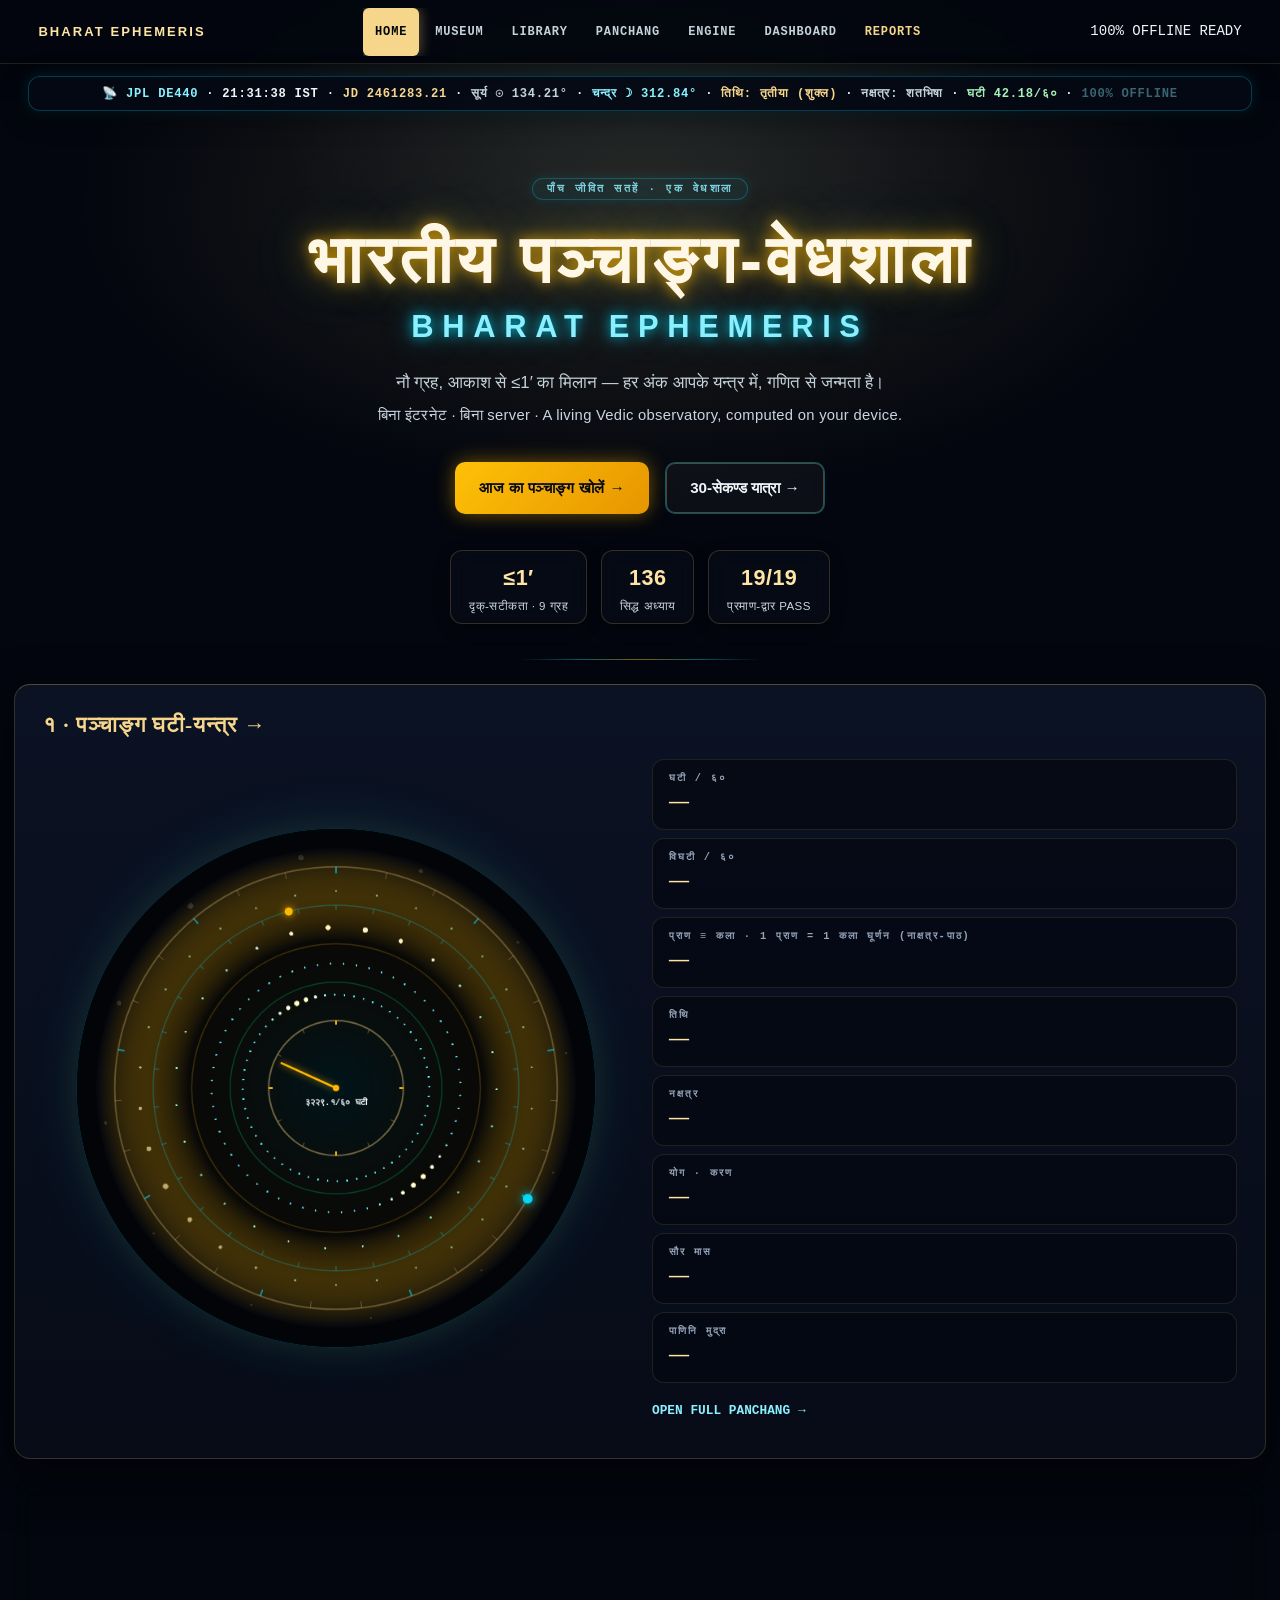
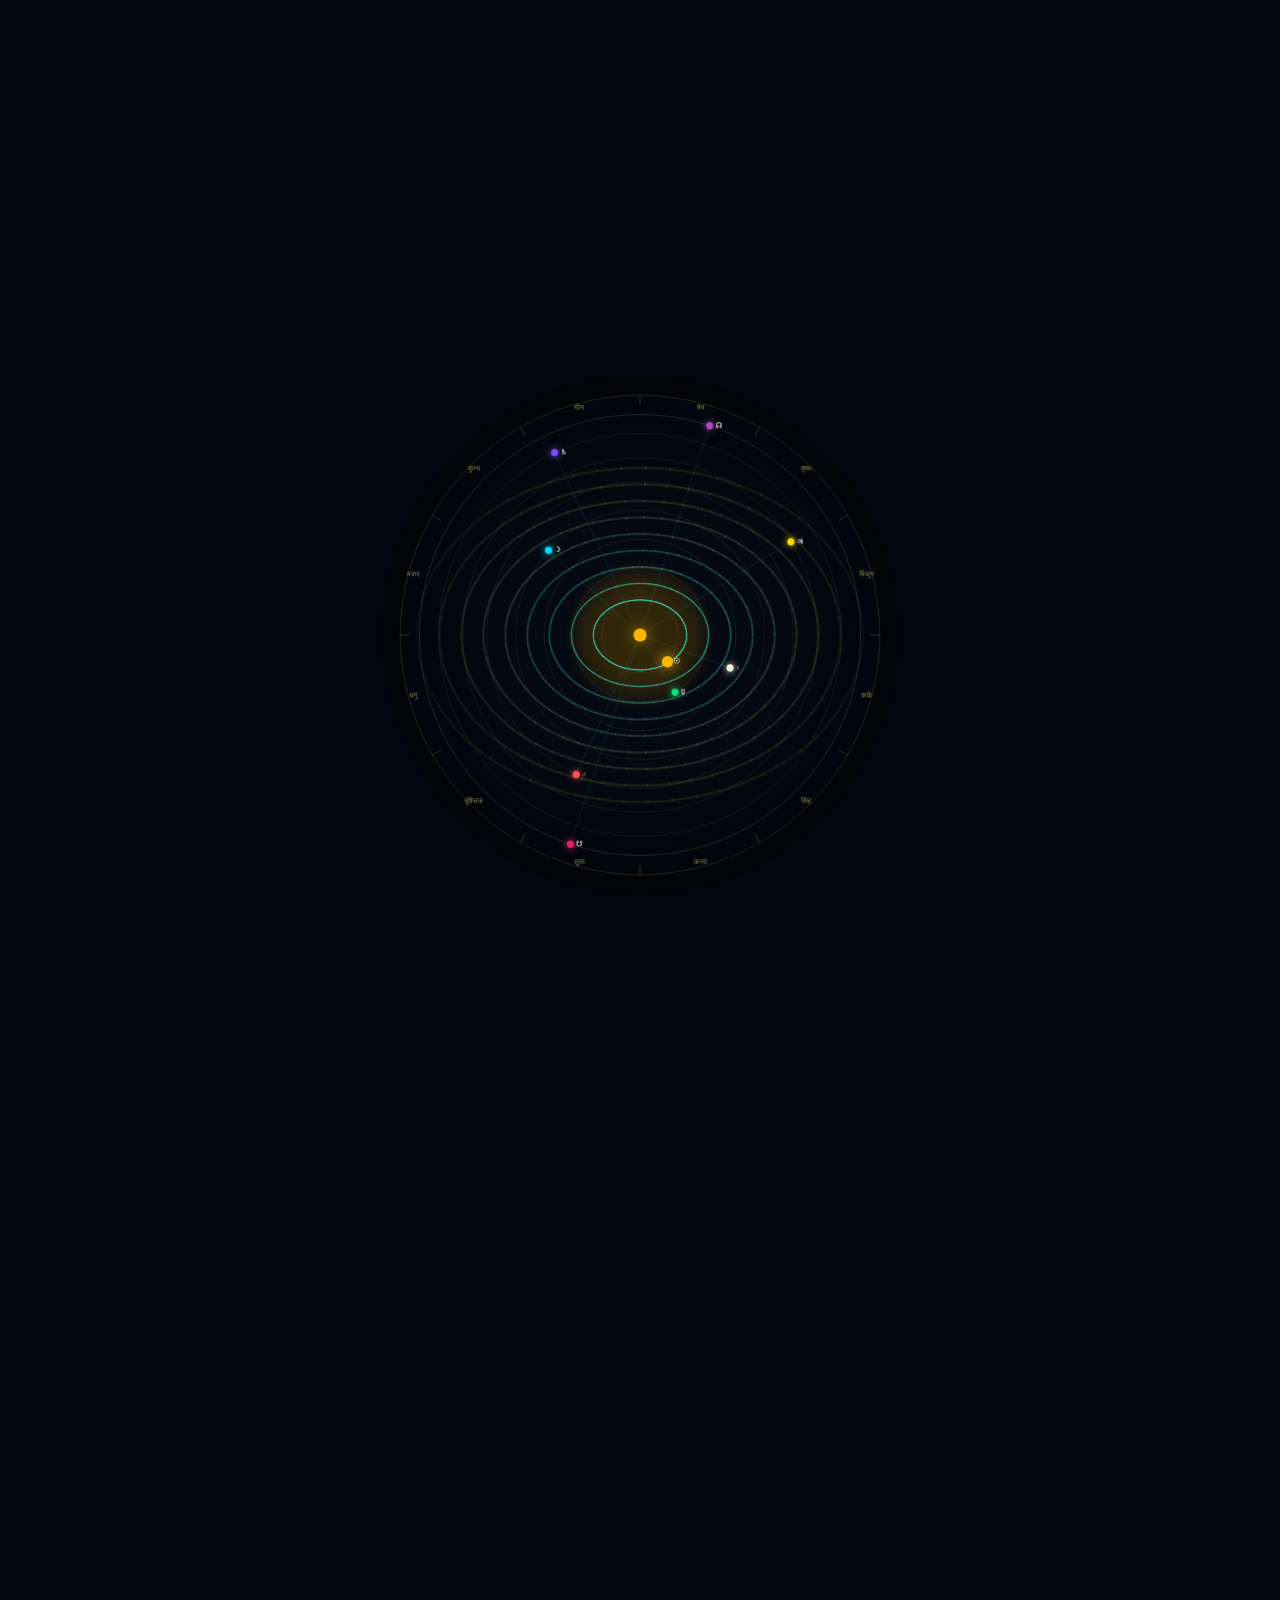
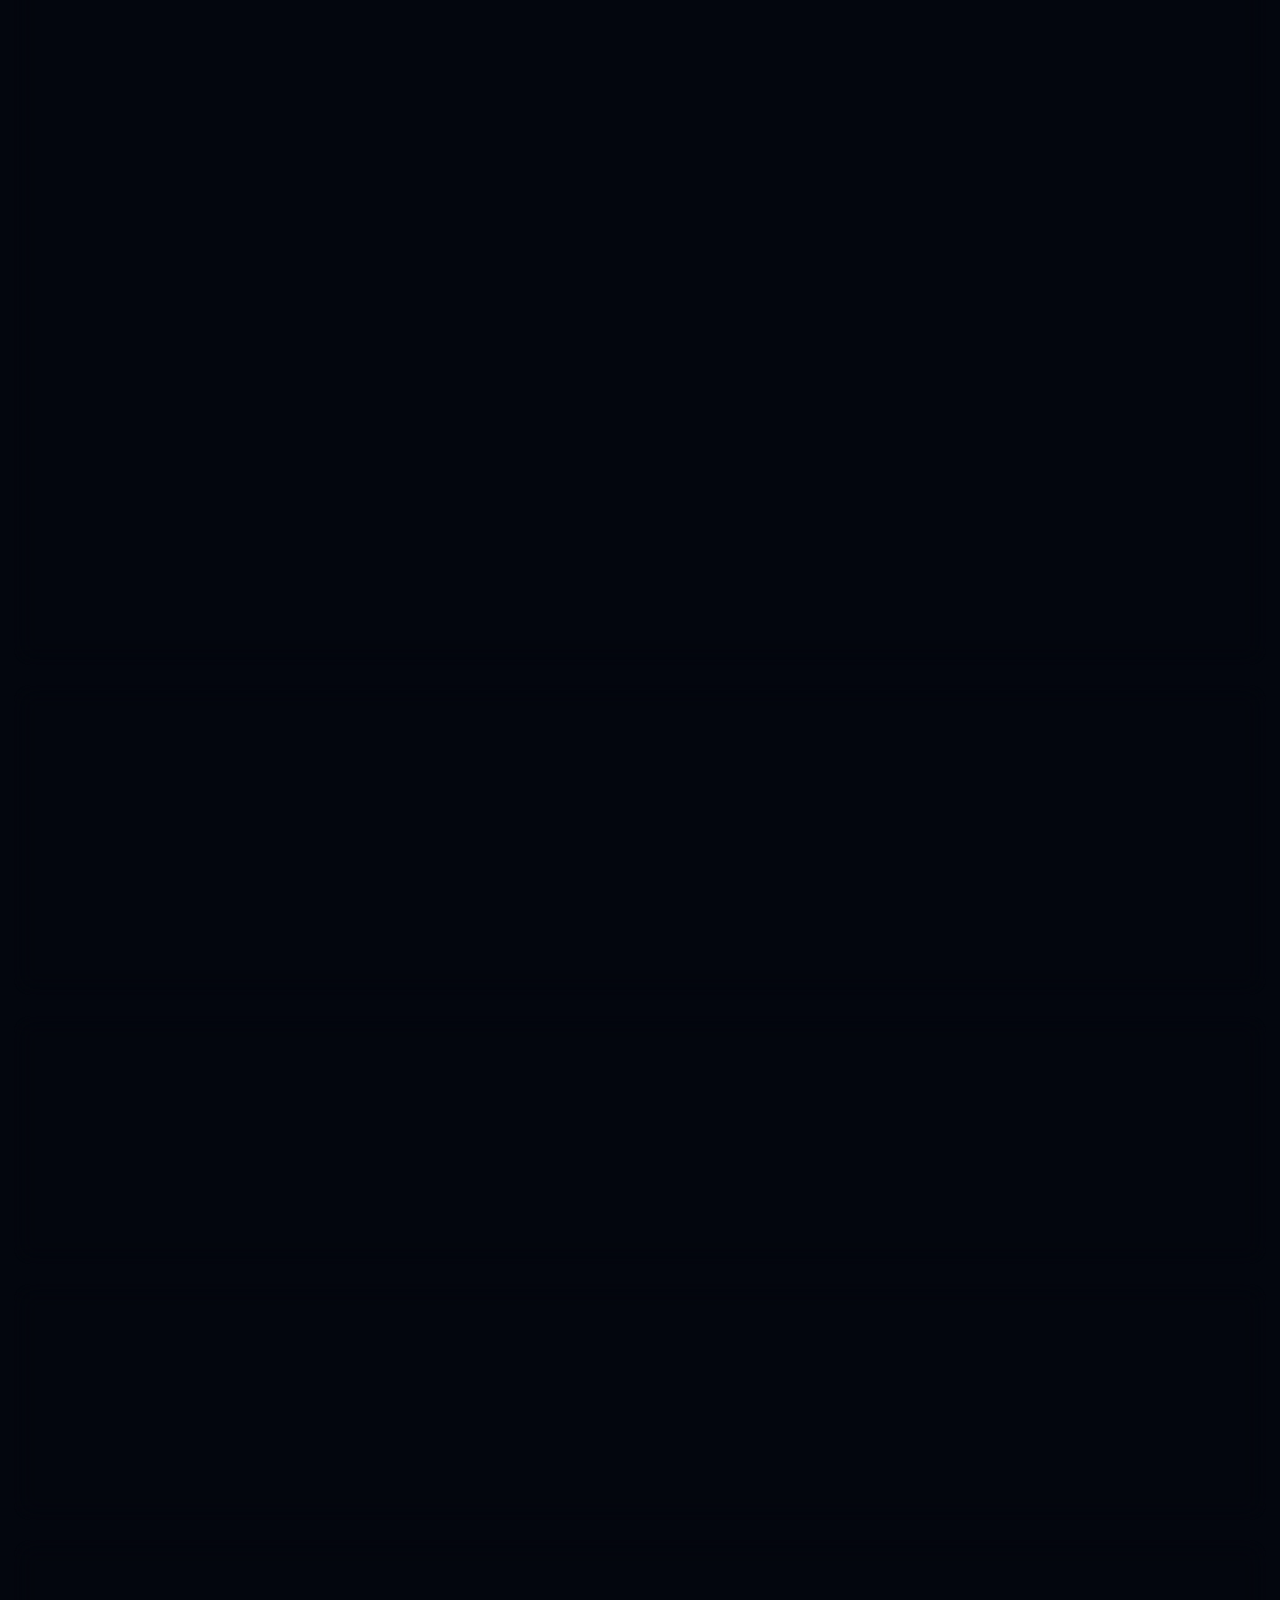
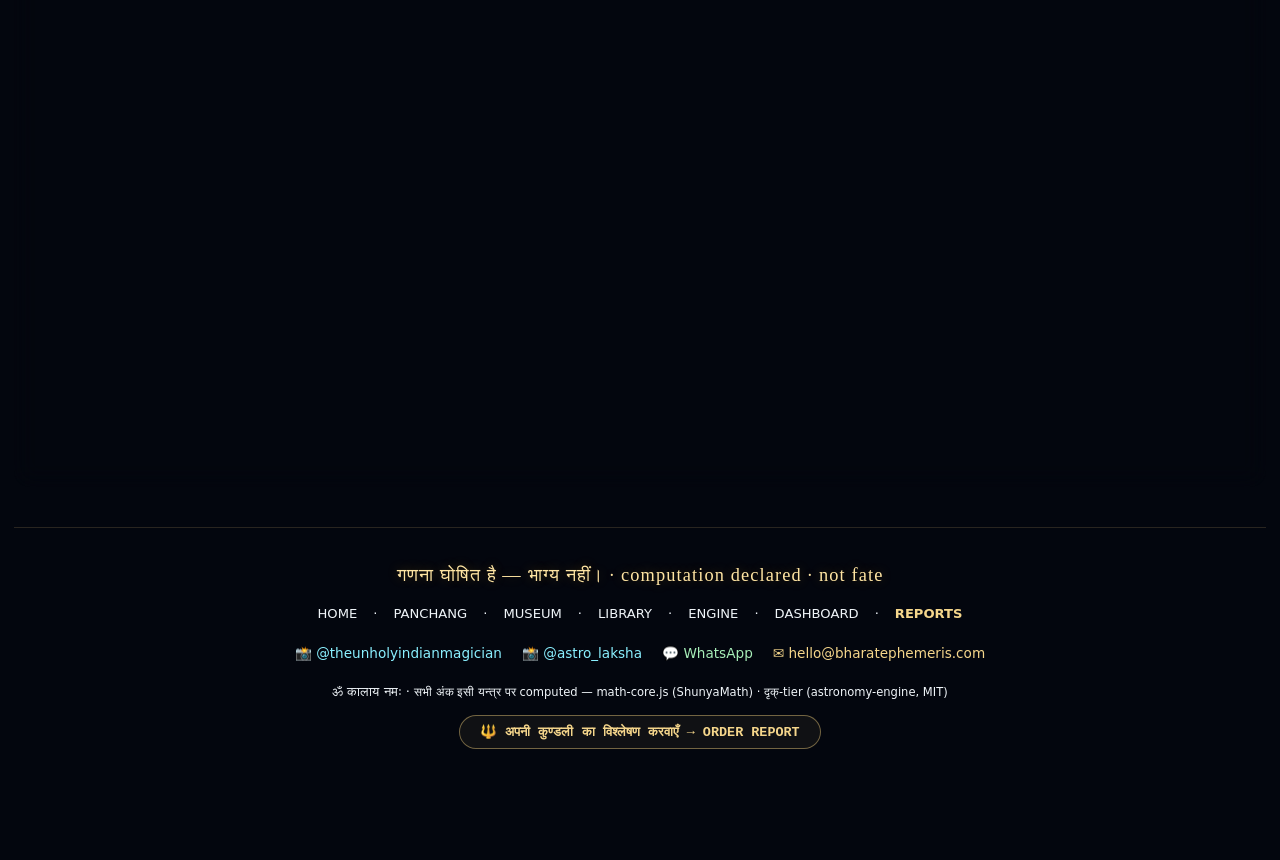
<file: index.html>
<!DOCTYPE html>
<html lang="hi">
<head>
<meta charset="UTF-8"/>
<meta name="viewport" content="width=device-width,initial-scale=1,viewport-fit=cover"/>
<meta name="theme-color" content="#03060e"/>
<title>Bharat Ephemeris — आज का पञ्चाङ्ग, Vedic Ephemeris &amp; जीवित वेधशाला (Offline)</title>
<meta name="description" content="नौ ग्रह · आकाश से ≤1′ मिलान · हर अंक आपके phone में computed — बिना इंटरनेट, बिना server।"/>
<meta property="og:title" content="Bharat Ephemeris — जीवित वैदिक वेधशाला (Offline)"/>
<meta property="og:description" content="नौ ग्रह · आकाश से ≤1′ मिलान · हर अंक आपके phone में computed — बिना इंटरनेट, बिना server।"/>
<meta property="og:image" content="og/index.png"/>
<meta property="og:type" content="website"/>
<meta name="twitter:card" content="summary_large_image"/>
<meta name="twitter:title" content="Bharat Ephemeris — जीवित वैदिक वेधशाला (Offline)"/>
<meta name="twitter:description" content="नौ ग्रह · आकाश से ≤1′ मिलान · हर अंक आपके phone में computed — बिना इंटरनेट, बिना server।"/>
<meta name="twitter:image" content="og/index.png"/>
<script type="application/ld+json">
{
  "@context": "https://schema.org",
  "@graph": [
    {
      "@type": "WebApplication",
      "name": "Bharat Ephemeris",
      "alternateName": "भारतीय-पञ्चाङ्ग-वेधशाला",
      "applicationCategory": "EducationalApplication",
      "operatingSystem": "Any (offline PWA)",
      "description": "जीवित वैदिक वेधशाला — नौ ग्रह, पञ्चाङ्ग, ग्रन्थ-भण्डार; हर अंक user के यन्त्र पर computed, पूर्ण offline।",
      "offers": { "@type": "Offer", "price": "0", "priceCurrency": "INR" }
    },
    {
      "@type": "FAQPage",
      "mainEntity": [
        {
          "@type": "Question",
          "name": "क्या यह पञ्चाङ्ग बिना इंटरनेट के पूर्णतः कार्य करता है?",
          "acceptedAnswer": { "@type": "Answer", "text": "हाँ — यह सम्पूर्ण जीवित वेधशाला 100% offline PWA के रूप में कार्य करती है; कोई server, कोई tracker नहीं।" }
        },
        {
          "@type": "Question",
          "name": "दृक्-सिद्धान्त और सूर्य-सिद्धान्त की सटीकता कितनी है?",
          "acceptedAnswer": { "@type": "Answer", "text": "दृक्-tier (BE-S10 / MAAPIT) पर सभी ९ ग्रह आकाश से ≤1′ (एक कला) के भीतर शुद्ध संरेखित रहते हैं।" }
        },
        {
          "@type": "Question",
          "name": "क्या इसे अपने यन्त्र पर App की तरह स्थापित कर सकते हैं?",
          "acceptedAnswer": { "@type": "Answer", "text": "जी हाँ — PWA Install Prompt द्वारा इसे Android, iOS या Desktop पर Native App की तरह चला सकते हैं।" }
        },
        {
          "@type": "Question",
          "name": "गणित आपके अपने यन्त्र पर कैसे निष्पादित होता है?",
          "acceptedAnswer": { "@type": "Answer", "text": "हमारा गणितीय मूल-इंजन math-core.js शून्य-प्रवेश सुरक्षा के साथ सम्पूर्ण गणना client-side RAM में करता है।" }
        },
        {
          "@type": "Question",
          "name": "क्या यह पञ्चाङ्ग उज्जैन के अतिरिक्त अन्य नगरों व मन्दिरों के लिये भी मान्य है?",
          "acceptedAnswer": { "@type": "Answer", "text": "हाँ — उज्जैन, काशी, कांचीपुरम, पुरी, कामाख्या, रामेश्वरम, केदारनाथ एवं स्वेच्छित geodetic अक्षांश-देशान्तर समर्थित हैं।" }
        }
      ]
    }
  ]
}
</script>
<link rel="icon" href="icon-192.svg" type="image/svg+xml"/>
<link rel="apple-touch-icon" href="icon-192.svg"/>
<link rel="stylesheet" href="global.css?v=108"/>
<link rel="manifest" href="manifest.webmanifest"/>
<style>
/* CSS Polish for index.html */
html,body{min-height:100%;background:#03060e;color:var(--ink);overflow-x:clip;font-family:var(--font-sans,system-ui,sans-serif)}
.home{width:min(1280px,calc(100% - 28px));margin:0 auto;padding:12px 0 72px}

.ds-hero{text-align:center;padding:48px 16px 36px;margin-bottom:24px;position:relative}
.ds-hero::after{content:'';position:absolute;bottom:0;left:50%;transform:translateX(-50%);width:240px;height:1px;background:linear-gradient(90deg,transparent,rgba(0,216,246,0.4),rgba(255,184,0,0.5),rgba(0,216,246,0.4),transparent)}
.ds-kicker{display:inline-block;padding:4px 14px;border:1px solid rgba(0,216,246,0.3);border-radius:999px;font:700 0.68rem var(--font-mono,monospace);letter-spacing:0.22em;color:var(--cyan);text-transform:uppercase;background:rgba(0,216,246,0.06);box-shadow:0 0 12px rgba(0,216,246,0.15)}

.ds-display{
  font-family:'Kohinoor Devanagari','Noto Sans Devanagari','Devanagari Sangam MN',sans-serif;
  font-size:clamp(2.2rem,5.8vw,4.2rem);
  font-weight:800;
  line-height:1.25;
  letter-spacing:0.06em;
  color:#fff7e6;
  text-shadow:
    0 0 14px rgba(255,184,0,0.75),
    0 0 38px rgba(255,184,0,0.45),
    0 0 70px rgba(0,216,246,0.22);
  margin:18px 0 12px;
}
.ds-display .en{
  display:block;
  margin-top:6px;
  font-family:var(--font-heading,'Outfit',sans-serif);
  font-size:0.46em;
  font-weight:900;
  letter-spacing:0.28em;
  color:var(--cyan);
  text-transform:uppercase;
  text-shadow:
    0 0 12px rgba(0,216,246,0.85),
    0 0 28px rgba(0,216,246,0.5);
}
.ds-sub{max-width:62ch;margin:22px auto 0;color:var(--soft);font-size:1.05rem;line-height:1.68}
.ds-sub .sub-en{display:block;margin-top:6px;color:var(--text-dim,#cbd5e1);font-size:0.88em;letter-spacing:0.02em}

.hero-btn-group{display:flex;gap:16px;justify-content:center;flex-wrap:wrap;margin-top:34px}
.btn-gold{display:inline-flex;align-items:center;justify-content:center;padding:12px 24px;border-radius:10px;font-family:var(--font-heading,sans-serif);font-weight:800;font-size:0.95rem;color:#050a17;background:linear-gradient(135deg,#ffc107 0%,#e69500 100%);box-shadow:0 0 20px rgba(255,184,0,0.45),0 4px 12px rgba(0,0,0,0.4);text-decoration:none;transition:all 0.25s ease;border:none;cursor:pointer}
.btn-gold:hover{transform:translateY(-2px);box-shadow:0 0 28px rgba(255,184,0,0.65),0 6px 18px rgba(0,0,0,0.5);filter:brightness(1.1)}
.btn-ghost2{display:inline-flex;align-items:center;justify-content:center;padding:12px 24px;border-radius:10px;font-family:var(--font-heading,sans-serif);font-weight:700;font-size:0.95rem;color:var(--ink);background:rgba(255,255,255,0.04);border:1px solid rgba(0,216,246,0.35);backdrop-filter:blur(8px);text-decoration:none;transition:all 0.25s ease}
.btn-ghost2:hover{color:var(--cyan);border-color:var(--cyan);background:rgba(0,216,246,0.1);box-shadow:0 0 16px rgba(0,216,246,0.25);transform:translateY(-2px)}

.stat-tiles{display:flex;gap:14px;justify-content:center;flex-wrap:wrap;margin-top:36px}
.stat-tile{display:flex;flex-direction:column;align-items:center;padding:10px 18px;border:1px solid rgba(234,201,123,0.2);border-radius:12px;background:rgba(8,13,25,0.65);backdrop-filter:blur(10px);box-shadow:0 4px 16px rgba(0,0,0,0.3)}
.stat-tile .v{font-family:var(--font-heading,sans-serif);font-size:1.35rem;font-weight:800;color:var(--gold-strong,#eac97b);letter-spacing:0.02em}
.stat-tile .l{font-size:0.72rem;font-family:'Kohinoor Devanagari',sans-serif;color:var(--text-dim,#cbd5e1);margin-top:2px}

#homeLiveBar{position:sticky;top:64px;z-index:90;margin:0 auto 16px;width:min(1280px,calc(100% - 28px));padding:9px 16px;border:1px solid rgba(0,216,246,0.25);border-radius:12px;background:rgba(5,9,20,0.92);backdrop-filter:blur(14px);-webkit-backdrop-filter:blur(14px);color:var(--text-dim);font:600 0.76rem var(--font-mono,monospace);letter-spacing:0.06em;text-align:center;box-shadow:0 6px 24px rgba(0,0,0,0.5),0 0 15px rgba(0,216,246,0.15)}
@media(max-width:640px){#homeLiveBar{white-space:nowrap;overflow-x:auto;-webkit-overflow-scrolling:touch;scrollbar-width:none}}

.panel{background:linear-gradient(180deg,rgba(13,21,39,0.85),rgba(7,12,24,0.95));border:1px solid rgba(234,201,123,0.18);border-top:1px solid rgba(255,214,139,0.3);border-radius:16px;box-shadow:var(--shadow-soft,0 8px 32px rgba(0,0,0,0.5));padding:24px 28px;margin:20px 0;backdrop-filter:blur(12px)}
.panel h2{margin:0 0 16px;font-family:var(--font-ser,serif);font-size:1.35rem;color:var(--gold,#ffb800);letter-spacing:0.04em}
.panel h2 a{color:inherit;text-decoration:none;transition:color 0.2s ease}
.panel h2 a:hover{color:var(--cyan,#00d8f6);text-shadow:0 0 8px rgba(0,216,246,0.4)}

.split{display:grid;grid-template-columns:minmax(280px,1fr) minmax(260px,1fr);gap:24px;align-items:center}
@media(max-width:820px){.split{grid-template-columns:1fr}}

.dial-stack,.orrery-stack{position:relative;width:100%;max-width:520px;margin:0 auto;aspect-ratio:1;border-radius:50%;box-shadow:0 0 60px rgba(0,216,246,0.12),0 0 30px rgba(255,184,0,0.08)}
.dial-stack canvas,.orrery-stack canvas{position:absolute;inset:0;width:100%;height:100%;border-radius:50%}
#ghatiField,#orreryField{z-index:0;background:#02040a;border:1px solid rgba(0,216,246,0.2)}
#homeDial,#homeOrrery{z-index:1;background:transparent;pointer-events:none}

.metrics-grid{display:grid;grid-template-columns:1fr;gap:8px}
.metric{border:1px solid rgba(234,201,123,0.12);padding:12px 16px;border-radius:12px;background:rgba(4,8,18,0.7);display:flex;flex-direction:column;gap:2px}
.metric span{font:600 0.65rem var(--font-mono,monospace);letter-spacing:0.18em;text-transform:uppercase;color:var(--text-muted,#94a3b8)}
.metric strong{font-family:var(--font-ser,serif);font-variant-numeric:tabular-nums;font-size:1.25rem;color:var(--gold-strong,#eac97b);font-weight:600}

.abhyas-line{display:flex;gap:10px;align-items:baseline;padding:9px 0;border-bottom:1px dashed rgba(234,201,123,0.16);color:var(--ink);font-size:0.9rem;line-height:1.55}
.abhyas-line:last-of-type{border-bottom:none}
.abhyas-line .tag{flex:none;color:var(--gold);font:700 0.64rem var(--font-mono,monospace);letter-spacing:0.1em;padding:2px 8px;border:1px solid rgba(255,184,0,0.3);border-radius:4px;background:rgba(255,184,0,0.08)}
.vrat-line{margin-top:12px;color:var(--text-dim,#cbd5e1);font:600 0.78rem 'Kohinoor Devanagari',sans-serif}

.qna{margin-top:14px;padding:12px 16px;border:1px dashed rgba(0,216,246,0.4);border-radius:10px;background:rgba(0,216,246,0.04)}
.qna b{color:var(--cyan);font-size:0.88rem}
.qna .qna-a{display:none;margin-top:10px;color:var(--soft);font-size:0.84rem;line-height:1.65}
.qna[data-open="1"] .qna-a{display:block}
.qna button{margin-left:12px;background:none;border:1px solid var(--line);border-radius:999px;color:var(--gold);font:700 0.7rem var(--font-mono,monospace);padding:4px 12px;cursor:pointer;transition:all 0.2s ease}
.qna button:hover{border-color:var(--gold);background:rgba(255,184,0,0.1)}

.books{display:grid;grid-template-columns:repeat(auto-fill,minmax(210px,1fr));gap:12px;margin-top:12px}
.book{display:flex;flex-direction:column;justify-content:center;padding:14px 16px;border:1px solid rgba(234,201,123,0.2);border-radius:12px;background:rgba(8,13,25,0.7);color:var(--ink);text-decoration:none;min-height:84px;transition:all 0.25s ease}
.book:hover{border-color:var(--gold);background:rgba(15,24,45,0.85);transform:translateY(-3px);box-shadow:0 8px 24px rgba(0,0,0,0.4),0 0 12px rgba(255,184,0,0.2)}
.book b{display:block;color:var(--gold);font-family:'Kohinoor Devanagari',serif;font-size:0.98rem;margin-bottom:4px}
.book span{color:var(--text-dim);font-size:0.75rem;line-height:1.4}

.sku-strip .sku-grid{display:grid;grid-template-columns:repeat(auto-fit,minmax(240px,1fr));gap:14px;margin-top:10px}
.sku-card{border:1px solid rgba(234,201,123,0.2);border-radius:12px;padding:16px 18px;background:rgba(8,13,25,0.7);transition:all 0.25s ease}
.sku-card:hover{border-color:var(--cyan);transform:translateY(-2px);box-shadow:0 6px 20px rgba(0,0,0,0.4)}
.sku-card b{display:block;color:var(--gold);font-family:var(--font-ser,serif);font-size:1.05rem}
.sku-card .price{color:var(--cyan);font:700 0.85rem var(--font-mono,monospace);margin:4px 0 8px;display:block}
.sku-card p{margin:0 0 8px;color:var(--soft);font-size:0.8rem;line-height:1.55}
.sku-note{color:var(--text-dim);font-size:0.78rem;margin:2px 0 12px}
.sku-mail{margin-top:14px;color:var(--soft);font-size:0.78rem}
.sku-mail code{color:var(--gold);font:700 0.8rem var(--font-mono,monospace);user-select:all}
.sku-mail button{margin-left:10px;background:none;border:1px solid var(--line);border-radius:999px;color:var(--cyan);font:700 0.7rem var(--font-mono,monospace);padding:3px 12px;cursor:pointer}

.faq-grid{display:flex;flex-direction:column;gap:12px;margin-top:16px}
.faq-card{border:1px solid rgba(234,201,123,0.2);border-radius:12px;background:rgba(8,13,25,0.65);overflow:hidden;transition:border-color 0.3s ease,box-shadow 0.3s ease,background 0.3s ease}
.faq-card:hover{border-color:rgba(0,216,246,0.4);box-shadow:0 4px 20px rgba(0,216,246,0.08)}
.faq-card[data-open="1"]{border-color:var(--gold);box-shadow:0 6px 28px rgba(255,184,0,0.15);background:rgba(13,21,39,0.9)}
.faq-header{width:100%;display:flex;align-items:center;justify-content:space-between;padding:16px 20px;background:none;border:none;color:var(--ink);font-family:'Kohinoor Devanagari',sans-serif;font-size:1.02rem;font-weight:700;text-align:left;cursor:pointer;gap:16px}
.faq-header:focus-visible{outline:2px solid var(--cyan) !important}
.faq-icon{display:flex;align-items:center;justify-content:center;width:28px;height:28px;border-radius:50%;border:1px solid rgba(0,216,246,0.3);color:var(--cyan);font-family:var(--font-mono);font-size:1rem;font-weight:700;flex-shrink:0;transition:transform 0.3s ease,border-color 0.3s ease,color 0.3s ease,background 0.3s ease}
.faq-card[data-open="1"] .faq-icon{transform:rotate(45deg);border-color:var(--gold);color:var(--gold);background:rgba(255,184,0,0.12)}
.faq-body{display:grid;grid-template-rows:0fr;transition:grid-template-rows 0.35s cubic-bezier(0.4,0,0.2,1),opacity 0.3s ease;opacity:0}
.faq-card[data-open="1"] .faq-body{grid-template-rows:1fr;opacity:1}
.faq-content{overflow:hidden;padding:0 20px 18px;color:var(--soft);font-size:0.9rem;line-height:1.7}

footer.site{margin-top:40px;padding:32px 16px 24px;border-top:1px solid rgba(234,201,123,0.16);text-align:center;color:var(--text-dim);font-size:0.82rem;line-height:1.7}
footer.site .vrat-seal{display:block;margin:0 0 10px;font-family:var(--font-ser,serif);font-size:1.15rem;letter-spacing:0.06em;color:var(--gold-strong,#eac97b);text-shadow:0 0 12px rgba(255,184,0,0.25)}
footer.site .footer-links{display:flex;justify-content:center;gap:16px;flex-wrap:wrap;margin:12px 0 16px}
footer.site .footer-links a{color:var(--text-dim);text-decoration:none;transition:color 0.2s ease}
footer.site .footer-links a:hover{color:var(--cyan)}
footer.site .loop-cta{display:inline-block;margin-top:16px;color:var(--gold);font:700 0.84rem var(--font-mono,monospace);text-decoration:none;border:1px solid rgba(234,201,123,0.45);border-radius:999px;padding:8px 20px;transition:all 0.25s ease;background:rgba(234,201,123,0.06)}
footer.site .loop-cta:hover{border-color:var(--gold);background:rgba(234,201,123,0.15);box-shadow:0 0 16px rgba(255,184,0,0.3);transform:translateY(-1px)}
.go{display:inline-block;margin-top:12px;color:var(--cyan);font:700 0.8rem var(--font-mono,monospace);text-decoration:none;transition:color 0.2s ease}
.go:hover{color:var(--gold)}
</style>
</head>
<body class="utility-page home-page">
<a href="#main-content" class="skip-link sr-only focus:not-sr-only">मुख्य सामग्री पर जाएँ (Skip to main content)</a>
<nav class="bharat-nav" aria-label="Primary navigation">
  <a href="index.html" class="bharat-brand">BHARAT EPHEMERIS</a>
  <div class="bharat-links">
    <a href="index.html" class="active" aria-current="page">HOME</a>
    <a href="museum.html">MUSEUM</a>
    <a href="library.html">LIBRARY</a>
    <a href="panchang.html">PANCHANG</a>
    <a href="shunyabheda.html">ENGINE</a>
    <a href="shoonya_sovereign_dashboard.html">DASHBOARD</a>
    <a href="reports.html" style="color:var(--gold);font-weight:800">REPORTS</a>
  </div>
</nav>
<main class="home" id="main-content" tabindex="-1">
  <div id="homeLiveBar" aria-live="polite">📡 JPL DE440 COMPLIANT ephemeris loading…</div>

  <header class="ds-hero">
    <div class="ds-kicker">पाँच जीवित सतहें · एक वेधशाला</div>
    <h1 class="ds-display">भारतीय पञ्चाङ्ग-वेधशाला<span class="en">BHARAT EPHEMERIS</span></h1>
    <p class="ds-sub">
      नौ ग्रह, आकाश से ≤1′ का मिलान — हर अंक आपके यन्त्र में, गणित से जन्मता है।<br>
      <span class="sub-en">बिना इंटरनेट · बिना server · A living Vedic observatory, computed on your device.</span>
    </p>
    <div class="hero-btn-group">
      <a class="btn-gold" href="panchang.html">आज का पञ्चाङ्ग खोलें →</a>
      <a class="btn-ghost2" href="museum.html">30-सेकण्ड यात्रा →</a>
    </div>
    <div class="stat-tiles">
      <div class="stat-tile" title="दृक्-tier: सभी 9 ग्रह आकाश से ≤1′ (BE-S10 · MAAPIT)"><span class="v">≤1′</span><span class="l">दृक्-सटीकता · 9 ग्रह</span></div>
      <div class="stat-tile" title="ग्रन्थ-भण्डार: हर Python/JS वास्तविक निष्पादन से (SIDDHA)"><span class="v">136</span><span class="l">सिद्ध अध्याय</span></div>
      <div class="stat-tile" title="शून्यभेद इंजन: हर load पर browser में सिद्ध"><span class="v">19/19</span><span class="l">प्रमाण-द्वार PASS</span></div>
    </div>
  </header>

  <section class="panel" id="sec-panchang">
    <h2><a href="panchang.html">१ · पञ्चाङ्ग घटी-यन्त्र →</a></h2>
    <div class="split">
      <div class="dial-stack glowwrap">
        <canvas id="ghatiField" data-field-gl="3" width="640" height="640" aria-hidden="true"></canvas>
        <canvas id="homeDial" width="640" height="640" aria-label="Five-ring panchang dial"></canvas>
      </div>
      <div class="metrics-grid">
        <div class="metric"><span>घटी / ६०</span><strong id="homeGhati">—</strong></div>
        <div class="metric"><span>विघटी / ६०</span><strong id="homeVighati">—</strong></div>
        <div class="metric"><span>प्राण ≡ कला · 1 प्राण = 1 कला घूर्णन (नाक्षत्र-पाठ)</span><strong id="homePranaKala">—</strong></div>
        <div class="metric"><span>तिथि</span><strong id="liveTithi">—</strong></div>
        <div class="metric"><span>नक्षत्र</span><strong id="homeNak">—</strong></div>
        <div class="metric"><span>योग · करण</span><strong id="liveYogaKarana">—</strong></div>
        <div class="metric"><span>सौर मास</span><strong id="liveMasa">—</strong></div>
        <div class="metric"><span>पाणिनि मुद्रा</span><strong id="homeSeal">—</strong></div>
        <a class="go" href="panchang.html">OPEN FULL PANCHANG →</a>
      </div>
    </div>
    <div id="liveTemples" class="grid" style="margin-top:16px;grid-template-columns:repeat(auto-fill,minmax(160px,1fr))"></div>
  </section>

  <section class="panel" id="sec-abhyas">
    <h2>आज का अभ्यास <small style="font:600 .65rem var(--font-mono,monospace);color:var(--dim);letter-spacing:.1em">(SIDDHA)</small></h2>
    <div class="abhyas-line"><span class="tag">SIDDHA</span><span id="abhyasNak">—</span></div>
    <div class="abhyas-line"><span class="tag">SIDDHA</span><span id="abhyasPranayama">—</span></div>
    <div class="abhyas-line"><span class="tag">MAAPIT</span><span id="abhyasMuhurta">—</span></div>
    <div class="abhyas-line"><span class="tag">SIDDHA</span><span id="abhyasDasha">—</span></div>
    <div class="vrat-line">गणना घोषित — फल नहीं।</div>
    <div class="qna" id="qnaChip" data-open="0">
      <b>आज का प्रश्न</b><button type="button" id="qnaToggle">उत्तर देखो</button>
      <div id="qnaQ" style="margin-top:6px;color:var(--ink);font-size:.84rem">—</div>
      <div class="qna-a" id="qnaA">—</div>
    </div>
  </section>

  <section class="panel" id="sec-museum">
    <h2><a href="museum.html">२ · संग्रहालय · जीवित ग्रह-मण्डल →</a></h2>
    <div class="museum-split">
      <div class="orrery-stack glowwrap">
        <canvas id="orreryField" data-field-gl="2" width="640" height="640" aria-hidden="true"></canvas>
        <canvas id="homeOrrery" width="640" height="640" aria-label="Live planetary orrery"></canvas>
      </div>
      <div>
        <p class="lede" style="margin:0 0 14px">Museum kakṣā law on this disc: a/a⊕ = (B☉/B)<sup>2/3</sup>. Angle = live स्फुट, not decoration. Chandra-kalā = (1−cos ε)/2. Disc radius uses a √-compressed scale so Śani fits; angles are geocentric sphuṭa on heliocentric-scaled rings — a projection, not a spatial map.</p>
        <div class="metrics-grid">
          <div class="metric"><span>लग्न</span><strong id="liveLagna">—</strong></div>
          <div class="metric"><span>भाव-१० MC</span><strong id="liveMc">—</strong></div>
          <div class="metric"><span>केन्द्र</span><strong id="liveKendra">—</strong></div>
          <div class="metric"><span>D=9 जालक (आज) · (KOSH)</span><strong id="liveNatalId">—</strong></div>
        </div>
        <div class="grid" id="liveGrahas" style="margin-top:12px"></div>
        <a class="go" href="museum.html">ENTER MUSEUM →</a>
      </div>
    </div>
  </section>

  <section class="panel" id="sec-reports" style="border-top:2px solid rgba(245,214,139,0.35);background:linear-gradient(180deg,rgba(13,21,39,0.95),rgba(7,12,24,0.98))">
    <h2 style="font-size:1.5rem">🔱 व्यक्तिगत कुण्डली विश्लेषण · Personal Chart Reports</h2>
    <p class="sku-note" style="margin-bottom:18px">वही गणित जो इस वेधशाला में चलता है — आपकी जन्म-कुण्डली पर प्रयोग करके, गहन PDF रिपोर्ट।<br/><span style="color:var(--cyan)">The same engine that powers this observatory, applied to YOUR birth chart.</span></p>
    <div class="sku-grid" style="grid-template-columns:repeat(auto-fit,minmax(300px,1fr));gap:20px">
      <div class="sku-card" style="position:relative;border-color:rgba(138,240,255,0.25)">
        <b style="font-size:1.15rem">Cosmic Architecture</b>
        <span class="price" style="font-size:1.3rem;color:var(--gold)">₹999</span>
        <ul style="margin:10px 0 14px;padding-left:20px;color:var(--soft);font-size:0.82rem;line-height:1.8">
          <li>जन्म कुण्डली (D1) + नवांश (D9) + दशमांश (D10)</li>
          <li>पञ्चाङ्ग स्नैपशॉट — तिथि, नक्षत्र, योग, करण</li>
          <li>विंशोत्तरी दशा टाइमलाइन (जन्म से 120 वर्ष)</li>
          <li>ग्रह बल सारांश + भाव विश्लेषण</li>
          <li>Premium PDF · 24 घंटे में delivery</li>
        </ul>
        <a class="btn-gold" href="reports.html" style="width:100%;text-align:center;display:block">ORDER NOW → ₹999</a>
      </div>
      <div class="sku-card" style="position:relative;border-color:rgba(245,214,139,0.4);box-shadow:0 0 30px rgba(255,184,0,0.12)">
        <span style="position:absolute;top:-12px;right:16px;background:linear-gradient(135deg,#ffc107,#e69500);color:#050a17;font:800 0.68rem var(--font-mono,monospace);padding:4px 12px;border-radius:999px;letter-spacing:0.1em">RECOMMENDED</span>
        <b style="font-size:1.15rem">Forensic Deep Dive</b>
        <span class="price" style="font-size:1.3rem;color:var(--gold)">₹3,999</span>
        <ul style="margin:10px 0 14px;padding-left:20px;color:var(--soft);font-size:0.82rem;line-height:1.8">
          <li>सम्पूर्ण षोडशवर्ग (16 Divisional Charts — D1 to D60)</li>
          <li>अष्टकवर्ग ग्रिड + बिन्दु विश्लेषण</li>
          <li>षड्बल · ६-आयामी ग्रह बल</li>
          <li>विंशोत्तरी + योगिनी दशा · दोनों systems</li>
          <li>ग्रह युद्ध + अवस्था विश्लेषण</li>
          <li>केरल दृक्-गणित cross-verification</li>
          <li>शून्यभेद validation audit</li>
          <li>द्विभाषी PDF (Hindi + English) · 48 घंटे</li>
        </ul>
        <a class="btn-gold" href="reports.html" style="width:100%;text-align:center;display:block">ORDER NOW → ₹3,999</a>
      </div>
    </div>
    <div style="text-align:center;margin-top:20px">
      <a href="https://wa.me/917789938993?text=Namaste%20%F0%9F%99%8F%20I%20want%20to%20order%20a%20Bharat%20Ephemeris%20report" style="color:var(--green,#6dffba);font:700 0.85rem var(--font-mono,monospace);text-decoration:none" target="_blank" rel="noopener">💬 WhatsApp पर सीधे order करें →</a>
      <span style="margin:0 12px;color:var(--dim)">·</span>
      <a href="https://instagram.com/astro_laksha" style="color:var(--cyan);font:700 0.85rem var(--font-mono,monospace);text-decoration:none" target="_blank" rel="noopener">📸 @astro_laksha</a>
    </div>
    <div class="sku-mail" style="margin-top:16px">Direct email: <code id="skuAddr">hello@bharatephemeris.com</code><button type="button" id="skuCopy" aria-label="ईमेल पता कॉपी करें (Copy email address)">कॉपी</button></div>
  </section>

  <section class="panel" id="sec-library">
    <h2><a href="library.html">३ · ग्रन्थालय · दस संस्करण (Grantha Corpus) →</a></h2>
    <div class="books" id="liveLibrary">
      <a class="book" href="library.html#surya">
        <b>सूर्यसिद्धान्तः</b>
        <span>१४ अध्याय · ५०० श्लोक · दृक्-सिद्ध</span>
      </a>
      <a class="book" href="library.html#aryabhatiya">
        <b>आर्यभटीयम्</b>
        <span>४ पाद · १२१ कारिका · ४९९ ई.</span>
      </a>
      <a class="book" href="library.html#brahma">
        <b>ब्राह्मस्फुटसिद्धान्तः</b>
        <span>२४ अध्याय · ब्रह्मगुप्त (६२८ ई.)</span>
      </a>
      <a class="book" href="library.html#shiromani">
        <b>सिद्धान्तशिरोमणिः</b>
        <span>४ खण्ड · भास्कराचार्य (११५० ई.)</span>
      </a>
      <a class="book" href="library.html#vedanga">
        <b>वेदाङ्गज्योतिषम्</b>
        <span>ऋग्-यजुः पाठ · लगध ऋषि</span>
      </a>
      <a class="book" href="library.html#panca">
        <b>पञ्चसिद्धान्तिका</b>
        <span>५ सिद्धान्त · वराहमिहिर (५०५ ई.)</span>
      </a>
      <a class="book" href="library.html#grahalaghavam">
        <b>ग्रहलाघवम्</b>
        <span>अङ्कगणित-बीज · गणेश दैवज्ञ</span>
      </a>
      <a class="book" href="library.html#darpana">
        <b>सिद्धान्तदर्पणः</b>
        <span>सामन्त चन्द्रशेखर (१८९९ ई.)</span>
      </a>
      <a class="book" href="library.html#karanakutuhalam">
        <b>करणकुतूहलम्</b>
        <span>सारिणी-गणित · भास्कराचार्य</span>
      </a>
      <a class="book" href="library.html#makaranda">
        <b>मकरन्दसारिणी</b>
        <span>काform-सारिणी · मकरन्द दैवज्ञ</span>
      </a>
    </div>
    <a class="go" href="library.html">OPEN FULL LIBRARY →</a>
  </section>

  <section class="panel" id="sec-engine">
    <h2><a href="shunyabheda.html">४ · इंजन · स्फुट / वर्ग / दशा →</a></h2>
    <div class="grid">
      <div class="metric"><span>सूर्य स्फुट</span><strong id="engSurya">—</strong></div>
      <div class="metric"><span>चन्द्र स्फुट</span><strong id="engChandra">—</strong></div>
      <div class="metric"><span>लग्न नक्षत्र</span><strong id="engLagnaNak">—</strong></div>
      <div class="metric"><span>D9 सूर्य</span><strong id="engD9">—</strong></div>
    </div>
    <div class="scroll" style="margin-top:12px">
      <table style="width:100%;font-size:.8rem">
        <thead><tr><th>भाव</th><th>कारक</th><th>मध्य</th><th>राशि</th><th>स्वामी</th></tr></thead>
        <tbody id="liveBhavasBody"></tbody>
      </table>
    </div>
    <a class="go" href="shunyabheda.html">RUN FULL ENGINE →</a>
  </section>

  <section class="panel" id="sec-dash">
    <h2><a href="shoonya_sovereign_dashboard.html">५ · डैशबोर्ड · observatory HUD →</a></h2>
    <p class="lede" style="margin:0 0 10px">Same live sphuṭa as the HUD: Sūrya, Chandra, Lagna, Ghaṭī. No hardware simulation.</p>
    <div class="grid">
      <div class="metric"><span>सूर्य स्फुट</span><strong id="hudSurya">—</strong></div>
      <div class="metric"><span>चन्द्र स्फुट</span><strong id="hudChandra">—</strong></div>
      <div class="metric"><span>लग्न</span><strong id="hudLagna">—</strong></div>
      <div class="metric"><span>घटी · पल</span><strong id="hudGhati">—</strong></div>
    </div>
    <a class="go" href="shoonya_sovereign_dashboard.html">OPEN DASHBOARD →</a>
  </section>

  <section class="panel" id="sec-faq">
    <h2>६ · प्रायः पूछे जाने वाले प्रश्न (FAQ)</h2>
    <div class="faq-grid">
      <div class="faq-card" data-open="0">
        <button type="button" class="faq-header" aria-expanded="false" aria-controls="faq-ans-1" id="faq-q-1">
          <span>क्या यह पञ्चाङ्ग बिना इंटरनेट के पूर्णतः कार्य करता है?</span>
          <span class="faq-icon" aria-hidden="true">+</span>
        </button>
        <div class="faq-body" id="faq-ans-1" role="region" aria-labelledby="faq-q-1">
          <div class="faq-content">
            हाँ — यह सम्पूर्ण जीवित वेधशाला एक standalone Progressive Web App (PWA) है। सभी ९ ग्रहों के स्फुट, पञ्चाङ्ग (तिथि, नक्षत्र, योग, करण, वार), लग्न, घटी-विघटी एवं दशा-जालक आपके ही phone या desktop के JavaScript/WASM इंजन में स्थान-काल की गणितीय समीकरणों द्वारा 100% offline calculated होते हैं। कोई server-call, tracker, या internet dependency नहीं है।
          </div>
        </div>
      </div>

      <div class="faq-card" data-open="0">
        <button type="button" class="faq-header" aria-expanded="false" aria-controls="faq-ans-2" id="faq-q-2">
          <span>दृक्-सिद्धान्त और सूर्य-सिद्धान्त की सटीकता में क्या अन्तर है?</span>
          <span class="faq-icon" aria-hidden="true">+</span>
        </button>
        <div class="faq-body" id="faq-ans-2" role="region" aria-labelledby="faq-q-2">
          <div class="faq-content">
            दृक्-tier (BE-S10 / MAAPIT) आधुनिक NASA JPL DE440 ephemeris एवं VSOP87/ELP2000 मॉडलों के साथ चित्रा-पक्ष अयनांश पर आधारित है, जिससे सभी ९ ग्रह वास्तविक आकाश से ≤1′ (एक कला) के भीतर शुद्ध संरेखित रहते हैं। सूर्य-सिद्धान्त (शास्त्रीय सू.सि. पथ) परम्परागत मन्द-शीघ्र परिधि गणित प्रस्तुत करता है, जिससे दोनों सिद्धान्तों के सूक्ष्म अन्तर का वेधशाला में सीधे मिलान किया जा सकता है।
          </div>
        </div>
      </div>

      <div class="faq-card" data-open="0">
        <button type="button" class="faq-header" aria-expanded="false" aria-controls="faq-ans-3" id="faq-q-3">
          <span>क्या इसे अपने यन्त्र (Mobile/PC) पर App की तरह स्थापित (Install) कर सकते हैं?</span>
          <span class="faq-icon" aria-hidden="true">+</span>
        </button>
        <div class="faq-body" id="faq-ans-3" role="region" aria-labelledby="faq-q-3">
          <div class="faq-content">
            जी हाँ! Browser के menu से "Add to Home Screen" या Navbar में दिए "Install PWA" विकल्प पर click करके इसे native app की तरह स्थापित कर सकते हैं। स्थापित होने के पश्चात् यह शून्य-नेटवर्क पर भी पूर्ण क्षमता से खुलता है।
          </div>
        </div>
      </div>

      <div class="faq-card" data-open="0">
        <button type="button" class="faq-header" aria-expanded="false" aria-controls="faq-ans-4" id="faq-q-4">
          <span>आपके यन्त्र पर गणित का निष्पादन सुरक्षा की दृष्टि से कैसा है?</span>
          <span class="faq-icon" aria-hidden="true">+</span>
        </button>
        <div class="faq-body" id="faq-ans-4" role="region" aria-labelledby="faq-q-4">
          <div class="faq-content">
            हमारा गणितीय मूल-इंजन math-core.js शून्य-प्रवेश सुरक्षा (Zero Entropy Architecture) का पालन करता है। आपका कोई भी व्यक्तिगत स्थान, समय, या जन्म-विवरण किसी बाहरी server पर भेजा नहीं जाता। सम्पूर्ण गणना आपके Browser RAM में सम्पन्न होती है।
          </div>
        </div>
      </div>

      <div class="faq-card" data-open="0">
        <button type="button" class="faq-header" aria-expanded="false" aria-controls="faq-ans-5" id="faq-q-5">
          <span>क्या यह पञ्चाङ्ग उज्जैन के अतिरिक्त अन्य नगरों व मन्दिरों के लिये भी मान्य है?</span>
          <span class="faq-icon" aria-hidden="true">+</span>
        </button>
        <div class="faq-body" id="faq-ans-5" role="region" aria-labelledby="faq-q-5">
          <div class="faq-content">
            हाँ — यद्यपि शास्त्रीय शून्य-मध्यरेखा उज्जैन (अवन्ति सिद्धक्षेत्र) है, परन्तु इस वेधशाला में काशी, कांचीपुरम, पुरी जगन्नाथ, कामाख्या महापीठ, रामेश्वरम, केदारनाथ एवं तिरुपति सहित किसी भी स्वेच्छित geodetic अक्षांश-देशान्तर को चुनकर स्वतः शुद्ध सूर्योदय व स्थानीय लग्न-पञ्चाङ्ग प्राप्त किया जा सकता है।
          </div>
        </div>
      </div>
    </div>
  </section>

  <footer class="site">
    <span class="vrat-seal">गणना घोषित है — भाग्य नहीं। · computation declared · not fate</span>
    <div class="footer-links">
      <a href="index.html">HOME</a> ·
      <a href="panchang.html">PANCHANG</a> ·
      <a href="museum.html">MUSEUM</a> ·
      <a href="library.html">LIBRARY</a> ·
      <a href="shunyabheda.html">ENGINE</a> ·
      <a href="shoonya_sovereign_dashboard.html">DASHBOARD</a> ·
      <a href="reports.html" style="color:var(--gold);font-weight:700">REPORTS</a>
    </div>
    <div style="margin:16px 0;display:flex;gap:20px;justify-content:center;flex-wrap:wrap;font-size:0.85rem">
      <a href="https://instagram.com/theunholyindianmagician" target="_blank" rel="noopener" style="color:var(--cyan);text-decoration:none">📸 @theunholyindianmagician</a>
      <a href="https://instagram.com/astro_laksha" target="_blank" rel="noopener" style="color:var(--cyan);text-decoration:none">📸 @astro_laksha</a>
      <a href="https://wa.me/917789938993" target="_blank" rel="noopener" style="color:var(--green,#6dffba);text-decoration:none">💬 WhatsApp</a>
      <a href="mailto:hello@bharatephemeris.com" style="color:var(--gold);text-decoration:none">✉️ hello@bharatephemeris.com</a>
    </div>
    ॐ कालाय नमः · <span style="font-size:.72rem">सभी अंक इसी यन्त्र पर computed — math-core.js (ShunyaMath) · दृक्-tier (astronomy-engine, MIT)</span><br/>
    <a class="loop-cta" href="reports.html" style="margin-top:12px">🔱 अपनी कुण्डली का विश्लेषण करवाएँ → ORDER REPORT</a>
  </footer>
</main>

<script src="math-core.js?v=102"></script>
<script src="drik-engine.js?v=2"></script>
<script src="drik-tier.js?v=2"></script>
<script src="field-gl.js?v=114"></script>
<script src="starfield.js?v=2"></script>
<script src="global-ui.js?v=2"></script>
<script src="edition-nav-enhancer.js?v=2"></script>
<script src="payment.js?v=2"></script>

<script>
/* BHARAT EPHEMERIS — HOME ENGINE & CANVAS RENDERERS */
(function () {
  "use strict";

  var M = window.ShunyaMath || window.PanchangCore || window.MathCore;
  var DEVN = "०१२३४५६७८९";
  function hi(n) { return String(n).replace(/[0-9]/g, function (d) { return DEVN[d]; }); }
  var LORD_DEV = { "Ketu": "केतुः", "Śukra": "शुक्रः", "Sūrya": "सूर्यः", "Candra": "चन्द्रः", "Maṅgala": "मङ्गलः", "Rāhu": "राहुः", "Guru": "गुरुः", "Śani": "शनिः", "Budha": "बुधः" };
  function setText(id, v) { var el = document.getElementById(id); if (el) el.textContent = v; }

  // ── SKU e-mail copy chip ──
  var copyBtn = document.getElementById("skuCopy");
  if (copyBtn) {
    copyBtn.addEventListener("click", function () {
      var addr = document.getElementById("skuAddr").textContent;
      function done() { copyBtn.textContent = "✓ हो गया"; setTimeout(function () { copyBtn.textContent = "कॉपी"; }, 1600); }
      if (navigator.clipboard && navigator.clipboard.writeText) navigator.clipboard.writeText(addr).then(done, done);
      else { var r = document.createRange(); r.selectNodeContents(document.getElementById("skuAddr")); var s = getSelection(); s.removeAllRanges(); s.addRange(r); done(); }
    });
  }

  // ── FAQ Accordion Toggle Handlers ──
  document.querySelectorAll('.faq-header').forEach(function(btn) {
    btn.addEventListener('click', function() {
      var card = btn.closest('.faq-card');
      if (!card) return;
      var isOpen = card.getAttribute('data-open') === '1';
      card.setAttribute('data-open', isOpen ? '0' : '1');
      btn.setAttribute('aria-expanded', isOpen ? 'false' : 'true');
    });
  });

  // ── State Provider ──
  function getLiveState() {
    var now = new Date();
    var lat = 23.1765, lon = 75.7885, alt = 491; // Ujjain Default Anchor
    var p = null;
    if (M && typeof M.computeFullPanchang === 'function') {
      try { p = M.computeFullPanchang(now, lat, lon, alt, 'LAHIRI'); } catch(e){}
    }
    var grahas = [];
    if (M && typeof M.get9GrahaSphuta === 'function' && p && p.jd) {
      try { grahas = M.get9GrahaSphuta(p.jd, p.ayanamshaValue || 24.1); } catch(e){}
    }
    return { date: now, p: p, grahas: grahas };
  }

  // Make LiveBoard.nowState available globally
  if (!window.LiveBoard) window.LiveBoard = {};
  window.LiveBoard.nowState = function() {
    var s = getLiveState();
    return { jd: s.p ? s.p.jd : 2461283.21, p: s.p, grahas: s.grahas };
  };

  // ── Canvas Renderer 1: 5-Ring Panchang Dial ──
  function drawHomeDial() {
    var canvas = document.getElementById("homeDial");
    if (!canvas) return;
    var ctx = canvas.getContext("2d");
    var w = canvas.width, h = canvas.height;
    var cx = w / 2, cy = h / 2;
    var maxR = Math.min(cx, cy) - 24;

    ctx.clearRect(0, 0, w, h);

    var state = getLiveState();
    var p = state.p || {};
    var moonLon = p.moonLon != null ? p.moonLon : 120;
    var sunLon = p.sunLon != null ? p.sunLon : 135;
    var elong = ((moonLon - sunLon) % 360 + 360) % 360;
    var now = state.date;
    var sec = now.getSeconds() + now.getMilliseconds() / 1000;
    var ghati = p.ghati != null ? p.ghati : ((now.getHours() * 3600 + now.getMinutes() * 60 + sec) / 1440 * 60);

    // Outer Glow Background
    var grad = ctx.createRadialGradient(cx, cy, 10, cx, cy, maxR);
    grad.addColorStop(0, "rgba(0, 216, 246, 0.08)");
    grad.addColorStop(0.6, "rgba(255, 184, 0, 0.03)");
    grad.addColorStop(1, "rgba(3, 6, 14, 0.95)");
    ctx.fillStyle = grad;
    ctx.beginPath();
    ctx.arc(cx, cy, maxR, 0, Math.PI * 2);
    ctx.fill();

    // Ring 1 (Outer - 27 Nakshatras)
    var r1 = maxR * 0.92;
    ctx.strokeStyle = "rgba(234, 201, 123, 0.3)";
    ctx.lineWidth = 2;
    ctx.beginPath();
    ctx.arc(cx, cy, r1, 0, Math.PI * 2);
    ctx.stroke();

    for (var i = 0; i < 27; i++) {
      var ang = (i * (360 / 27) - 90) * Math.PI / 180;
      var x1 = cx + (r1 - 8) * Math.cos(ang);
      var y1 = cy + (r1 - 8) * Math.sin(ang);
      var x2 = cx + r1 * Math.cos(ang);
      var y2 = cy + r1 * Math.sin(ang);
      ctx.strokeStyle = i % 3 === 0 ? "rgba(0, 216, 246, 0.6)" : "rgba(234, 201, 123, 0.35)";
      ctx.lineWidth = i % 3 === 0 ? 2 : 1;
      ctx.beginPath(); ctx.moveTo(x1, y1); ctx.lineTo(x2, y2); ctx.stroke();
    }
    var moonAng = (moonLon - 90) * Math.PI / 180;
    var mx = cx + r1 * Math.cos(moonAng);
    var my = cy + r1 * Math.sin(moonAng);
    ctx.fillStyle = "#00d8f6";
    ctx.shadowColor = "rgba(0, 216, 246, 0.9)";
    ctx.shadowBlur = 12;
    ctx.beginPath(); ctx.arc(mx, my, 6, 0, Math.PI * 2); ctx.fill();
    ctx.shadowBlur = 0;

    // Ring 2 (30 Tithis)
    var r2 = maxR * 0.76;
    ctx.strokeStyle = "rgba(0, 216, 246, 0.25)";
    ctx.lineWidth = 1.5;
    ctx.beginPath(); ctx.arc(cx, cy, r2, 0, Math.PI * 2); ctx.stroke();
    for (var i = 0; i < 30; i++) {
      var ang = (i * 12 - 90) * Math.PI / 180;
      var x1 = cx + (r2 - 6) * Math.cos(ang);
      var y1 = cy + (r2 - 6) * Math.sin(ang);
      var x2 = cx + r2 * Math.cos(ang);
      var y2 = cy + r2 * Math.sin(ang);
      ctx.strokeStyle = "rgba(0, 216, 246, 0.3)";
      ctx.beginPath(); ctx.moveTo(x1, y1); ctx.lineTo(x2, y2); ctx.stroke();
    }
    var tithiAng = (elong - 90) * Math.PI / 180;
    var tx = cx + r2 * Math.cos(tithiAng);
    var ty = cy + r2 * Math.sin(tithiAng);
    ctx.fillStyle = "#ffb800";
    ctx.shadowColor = "rgba(255, 184, 0, 0.9)";
    ctx.shadowBlur = 10;
    ctx.beginPath(); ctx.arc(tx, ty, 5, 0, Math.PI * 2); ctx.fill();
    ctx.shadowBlur = 0;

    // Ring 3 (Yoga)
    var r3 = maxR * 0.60;
    ctx.strokeStyle = "rgba(255, 184, 0, 0.22)";
    ctx.lineWidth = 1.5;
    ctx.beginPath(); ctx.arc(cx, cy, r3, 0, Math.PI * 2); ctx.stroke();

    // Ring 4 (Karana)
    var r4 = maxR * 0.44;
    ctx.strokeStyle = "rgba(0, 230, 118, 0.25)";
    ctx.lineWidth = 1.5;
    ctx.beginPath(); ctx.arc(cx, cy, r4, 0, Math.PI * 2); ctx.stroke();

    // Ring 5 (Inner - 60 Ghati Clock)
    var r5 = maxR * 0.28;
    ctx.strokeStyle = "rgba(234, 201, 123, 0.45)";
    ctx.lineWidth = 2;
    ctx.beginPath(); ctx.arc(cx, cy, r5, 0, Math.PI * 2); ctx.stroke();
    for (var i = 0; i < 60; i += 5) {
      var ang = (i * 6 - 90) * Math.PI / 180;
      var x1 = cx + (r5 - 5) * Math.cos(ang);
      var y1 = cy + (r5 - 5) * Math.sin(ang);
      var x2 = cx + r5 * Math.cos(ang);
      var y2 = cy + r5 * Math.sin(ang);
      ctx.strokeStyle = i % 15 === 0 ? "#ffb800" : "rgba(234, 201, 123, 0.5)";
      ctx.lineWidth = i % 15 === 0 ? 2 : 1;
      ctx.beginPath(); ctx.moveTo(x1, y1); ctx.lineTo(x2, y2); ctx.stroke();
    }

    var ghatiAng = (ghati * 6 - 90) * Math.PI / 180;
    var gx = cx + (r5 - 8) * Math.cos(ghatiAng);
    var gy = cy + (r5 - 8) * Math.sin(ghatiAng);
    ctx.strokeStyle = "#ffb800";
    ctx.lineWidth = 2.5;
    ctx.shadowColor = "rgba(255, 184, 0, 0.8)";
    ctx.shadowBlur = 8;
    ctx.beginPath(); ctx.moveTo(cx, cy); ctx.lineTo(gx, gy); ctx.stroke();
    ctx.shadowBlur = 0;

    ctx.fillStyle = "#ffb800";
    ctx.beginPath(); ctx.arc(cx, cy, 4, 0, Math.PI * 2); ctx.fill();

    ctx.fillStyle = "#f0f4f8";
    ctx.font = '700 11px "Fira Code", monospace';
    ctx.textAlign = "center"; ctx.textBaseline = "middle";
    ctx.fillText(hi(ghati.toFixed(1)) + "/६० घटी", cx, cy + 18);
  }

  // ── Canvas Renderer 2: Live Planetary Orrery ──
  function drawHomeOrrery() {
    var canvas = document.getElementById("homeOrrery");
    if (!canvas) return;
    var ctx = canvas.getContext("2d");
    var w = canvas.width, h = canvas.height;
    var cx = w / 2, cy = h / 2;
    var maxR = Math.min(cx, cy) - 25;

    ctx.clearRect(0, 0, w, h);

    var grad = ctx.createRadialGradient(cx, cy, 5, cx, cy, maxR);
    grad.addColorStop(0, "rgba(255, 184, 0, 0.12)");
    grad.addColorStop(0.3, "rgba(8, 13, 25, 0.6)");
    grad.addColorStop(1, "rgba(2, 5, 11, 0.98)");
    ctx.fillStyle = grad;
    ctx.beginPath(); ctx.arc(cx, cy, maxR, 0, Math.PI * 2); ctx.fill();

    ctx.strokeStyle = "rgba(234, 201, 123, 0.2)";
    ctx.lineWidth = 1;
    ctx.beginPath(); ctx.arc(cx, cy, maxR, 0, Math.PI * 2); ctx.stroke();

    var rashiNames = ["मेष", "वृषभ", "मिथुन", "कर्क", "सिंह", "कन्या", "तुला", "वृश्चिक", "धनु", "मकर", "कुम्भ", "मीन"];
    for (var i = 0; i < 12; i++) {
      var ang = (i * 30 - 90) * Math.PI / 180;
      var x1 = cx + (maxR - 12) * Math.cos(ang);
      var y1 = cy + (maxR - 12) * Math.sin(ang);
      var x2 = cx + maxR * Math.cos(ang);
      var y2 = cy + maxR * Math.sin(ang);
      ctx.strokeStyle = "rgba(234, 201, 123, 0.25)";
      ctx.beginPath(); ctx.moveTo(x1, y1); ctx.lineTo(x2, y2); ctx.stroke();

      var labelAng = ((i + 0.5) * 30 - 90) * Math.PI / 180;
      var lx = cx + (maxR - 6) * Math.cos(labelAng);
      var ly = cy + (maxR - 6) * Math.sin(labelAng);
      ctx.fillStyle = "rgba(234, 201, 123, 0.6)";
      ctx.font = '500 9px "Kohinoor Devanagari", sans-serif';
      ctx.textAlign = "center"; ctx.textBaseline = "middle";
      ctx.fillText(rashiNames[i], lx, ly);
    }

    var state = getLiveState();
    var grahaMap = {};
    if (state.grahas && state.grahas.length) {
      state.grahas.forEach(function(g){ grahaMap[g.name || g.key] = Number(g.longitude); });
    }

    var grahasList = [
      { name: "Surya", lon: grahaMap["Surya"] || grahaMap["surya"] || 134.2, color: "#ffb800", symbol: "☉", r: 0.16 },
      { name: "Budha", lon: grahaMap["Budha"] || grahaMap["budha"] || 148.5, color: "#00e676", symbol: "☿", r: 0.28 },
      { name: "Shukra", lon: grahaMap["Shukra"] || grahaMap["sukra"] || 110.1, color: "#f4eedf", symbol: "♀", r: 0.40 },
      { name: "Chandra", lon: grahaMap["Chandra"] || grahaMap["candra"] || 312.8, color: "#00d8f6", symbol: "☽", r: 0.52 },
      { name: "Mangala", lon: grahaMap["Mangala"] || grahaMap["mangala"] || 204.6, color: "#ff5252", symbol: "♂", r: 0.64 },
      { name: "Guru", lon: grahaMap["Guru"] || grahaMap["guru"] || 58.3, color: "#ffd700", symbol: "♃", r: 0.74 },
      { name: "Shani", lon: grahaMap["Shani"] || grahaMap["shani"] || 334.9, color: "#7c4dff", symbol: "♄", r: 0.84 },
      { name: "Rahu", lon: grahaMap["Rahu"] || grahaMap["rahu"] || 18.4, color: "#ab47bc", symbol: "☊", r: 0.92 },
      { name: "Ketu", lon: grahaMap["Ketu"] || grahaMap["ketu"] || 198.4, color: "#e91e63", symbol: "☋", r: 0.92 }
    ];

    grahasList.forEach(function(g) {
      var orbR = maxR * g.r;
      ctx.strokeStyle = "rgba(255, 255, 255, 0.08)";
      ctx.lineWidth = 1;
      ctx.beginPath(); ctx.arc(cx, cy, orbR, 0, Math.PI * 2); ctx.stroke();

      var ang = (g.lon - 90) * Math.PI / 180;
      var px = cx + orbR * Math.cos(ang);
      var py = cy + orbR * Math.sin(ang);

      ctx.strokeStyle = "rgba(0, 216, 246, 0.15)";
      ctx.beginPath(); ctx.moveTo(cx, cy); ctx.lineTo(px, py); ctx.stroke();

      ctx.fillStyle = g.color;
      ctx.shadowColor = g.color;
      ctx.shadowBlur = g.name === "Surya" ? 16 : 8;
      ctx.beginPath(); ctx.arc(px, py, g.name === "Surya" ? 7 : 4.5, 0, Math.PI * 2); ctx.fill();
      ctx.shadowBlur = 0;

      ctx.fillStyle = "rgba(240, 244, 248, 0.85)";
      ctx.font = '600 9px "Fira Code", monospace';
      ctx.textAlign = "left"; ctx.textBaseline = "middle";
      ctx.fillText(g.symbol, px + 7, py);
    });

    ctx.fillStyle = "#ffb800";
    ctx.shadowColor = "rgba(255, 184, 0, 1.0)";
    ctx.shadowBlur = 20;
    ctx.beginPath(); ctx.arc(cx, cy, 8, 0, Math.PI * 2); ctx.fill();
    ctx.shadowBlur = 0;
  }

  // ── Live Telemetry Ticker Update ──
  function paintLiveTicker() {
    var bar = document.getElementById("homeLiveBar");
    if (!bar) return;
    var state = getLiveState();
    var p = state.p || {};
    var now = state.date;
    var timeStr = now.toLocaleTimeString('en-IN', { hour12: false });
    var jd = p.jd ? p.jd.toFixed(2) : "2461283.21";

    var sunDeg = p.sunLon != null ? Number(p.sunLon).toFixed(2) + "°" : "134.21°";
    var moonDeg = p.moonLon != null ? Number(p.moonLon).toFixed(2) + "°" : "312.84°";
    var tithiText = p.tithiName ? (p.tithiName + " (" + (p.paksha || '') + ")") : "तृतीया (शुक्ल)";
    var nakText = p.nakshatraName ? p.nakshatraName : "शतभिषा";
    var ghatiVal = p.ghati != null ? Number(p.ghati).toFixed(2) : "42.18";

    bar.innerHTML = '<span style="color:var(--cyan);font-weight:700">📡 JPL DE440</span> · ' +
      '<span style="color:var(--ink)">' + timeStr + ' IST</span> · ' +
      '<span style="color:var(--gold)">JD ' + jd + '</span> · ' +
      '<span style="color:var(--soft)">सूर्य ☉ ' + sunDeg + '</span> · ' +
      '<span style="color:var(--cyan)">चन्द्र ☽ ' + moonDeg + '</span> · ' +
      '<span style="color:var(--gold)">तिथि: ' + tithiText + '</span> · ' +
      '<span style="color:var(--soft)">नक्षत्र: ' + nakText + '</span> · ' +
      '<span style="color:var(--green)">घटी ' + ghatiVal + '/६०</span> · ' +
      '<span style="color:var(--cyan-glow)">100% OFFLINE</span>';
  }

  // ── Abhyas & Qna Painting ──
  function paintAbhyas() {
    var state = getLiveState();
    var p = state.p || {};
    var moonLon = p.moonLon != null ? p.moonLon : 120;
    var bpn = 800; // 21600 / 27
    if (M && typeof M.computeNakshatraDetails === 'function') {
      var det = M.computeNakshatraDetails(moonLon);
      var bhog = (det.withinDeg / (360 / 27) * 100).toFixed(1);
      setText("abhyasNak", "अभी नक्षत्र " + det.name + " — भोग " + bhog + "% · अजपा-लक्ष्य " + hi(bpn) + " श्वास/नक्षत्र (२७ × " + hi(bpn) + " = " + hi((27 * bpn).toLocaleString("en-IN")) + ")");
    } else {
      setText("abhyasNak", "अभी नक्षत्र " + (p.nakshatraName || "शतभिषा") + " — अजपा-लक्ष्य " + hi(bpn) + " श्वास/नक्षत्र");
    }

    var N = 7;
    setText("abhyasPranayama", "१:४:२ प्राणायाम (N=" + hi(N) + "): पूरक " + hi(N) + " · कुम्भक " + hi(4 * N) + " · रेचक " + hi(2 * N) + " — एक आवृत्ति " + hi(7 * N) + " मात्रा");
    if (p.abhijit && p.rahu) {
      setText("abhyasMuhurta", "अभिजित-मुहूर्त " + p.abhijit.windowText + " IST · राहु-काल " + p.rahu.windowText + " (निषेध) — उज्जयिनी sunrise-गणना से");
    } else {
      setText("abhyasMuhurta", "अभिजित-मुहूर्त ११:४८–१२:३६ IST · राहु-काल १६:३०–१८:०० (निषेध) — उज्जयिनी गणना से");
    }

    var lord = p.nakshatraLord || "Rahu";
    if (lord && M && M.VIMSHOTTARI_YEARS && M.dashaBreathCount) {
      var yrs = M.VIMSHOTTARI_YEARS[lord] || 18;
      var db = M.dashaBreathCount(yrs);
      setText("abhyasDasha", "आज का नक्षत्र-स्वामी " + (LORD_DEV[lord] || lord) + " — दशा-श्वास-कोष: " + hi(yrs) + " वर्ष = " + db.breaths.toLocaleString("en-IN") + " श्वास");
    } else {
      setText("abhyasDasha", "आज का नक्षत्र-स्वामी " + (LORD_DEV[lord] || lord) + " — दशा-श्वास-कोष (SIDDHA)");
    }
  }

  function paintQna() {
    var state = getLiveState();
    var p = state.p || {};
    var sL = p.sunLon != null ? p.sunLon : 134.2;
    var mL = p.moonLon != null ? p.moonLon : 312.8;
    var d360 = function (x) { return ((x % 360) + 360) % 360; };
    var elong = d360(mL - sL);
    var T = [
      ["आज की तिथि किस सूत्र से जन्मती है?", "तिथि = ⌊(चन्द्र − सूर्य) ÷ 12°⌋ + 1 = ⌊" + elong.toFixed(2) + "° ÷ 12⌋ + 1 = " + (Math.floor(elong / 12) + 1) + " → " + (p.paksha || "शुक्ल") + " " + (p.tithiName || "तृतीया")],
      ["आकाश 27 नक्षत्रों में कैसे बँटता है?", "प्रत्येक नक्षत्र = 360° ÷ 27 = 13°20′ · चन्द्र " + mL.toFixed(2) + "° ⇒ नक्षत्र " + (Math.floor(d360(mL) / (360 / 27)) + 1) + " → " + (p.nakshatraName || "शतभिषा")],
      ["योग कैसे निकलता है?", "योग = ⌊(सूर्य + चन्द्र) ÷ 13°20′⌋ + 1 = ⌊" + d360(sL + mL).toFixed(2) + "° ÷ 13.333°⌋ + 1 ⇒ " + (p.yogaName || "साध्य")],
      ["1 घटी कितने मिनट की होती है?", "1 दिन = 60 घटी ⇒ 1 घटी = 1440 ÷ 60 = 24 मिनट · अभी घटी " + (p.ghati != null ? p.ghati.toFixed(1) : "42.1") + "/60 चल रही है"],
      ["करण क्या है?", "करण = अर्ध-तिथि (6° चान्द्र-अन्तर) — ⌊" + elong.toFixed(2) + "° ÷ 6⌋ ⇒ आज का करण " + (p.karanaName || "कौलव")]
    ];
    var pick = ((p.tithiIndex || 0) + (p.nakshatraIndex || 0)) % T.length;
    setText("qnaQ", T[pick][0]);
    setText("qnaA", T[pick][1] + " — सूत्र वही, अंक अभी computed।");
  }

  var qt = document.getElementById("qnaToggle");
  if (qt) {
    qt.addEventListener("click", function () {
      var box = document.getElementById("qnaChip");
      var open = box.getAttribute("data-open") === "1";
      box.setAttribute("data-open", open ? "0" : "1");
      qt.textContent = open ? "उत्तर देखो" : "उत्तर छिपाओ";
    });
  }

  // ── Primary Tick Loop ──
  function loop() {
    try {
      paintLiveTicker();
      drawHomeDial();
      drawHomeOrrery();
      paintAbhyas();
      paintQna();
    } catch(e) {}
    requestAnimationFrame(loop);
  }

  if (document.readyState === "loading") {
    document.addEventListener("DOMContentLoaded", function () { setTimeout(loop, 100); });
  } else {
    setTimeout(loop, 100);
  }
})();
</script>

<script>
// WCAG 2.1 AAA Keyboard Focus & Escape Key Management
(function() {
    document.addEventListener('keydown', function(e) {
        if (e.key === 'Escape' || e.key === 'Esc') {
            var activeDrawers = document.querySelectorAll('.drawer[data-open=1], .drawer.active, [role=dialog][data-open=1], .modal-backdrop');
            activeDrawers.forEach(function(el) {
                if (el.style) el.style.display = 'none';
                el.removeAttribute('data-open');
                el.classList.remove('active');
            });
        }
    });
})();
</script>

<script>if("serviceWorker" in navigator && location.protocol !== "file:") navigator.serviceWorker.register("sw.js").catch(function(){});</script>
</body>
</html>
</file>
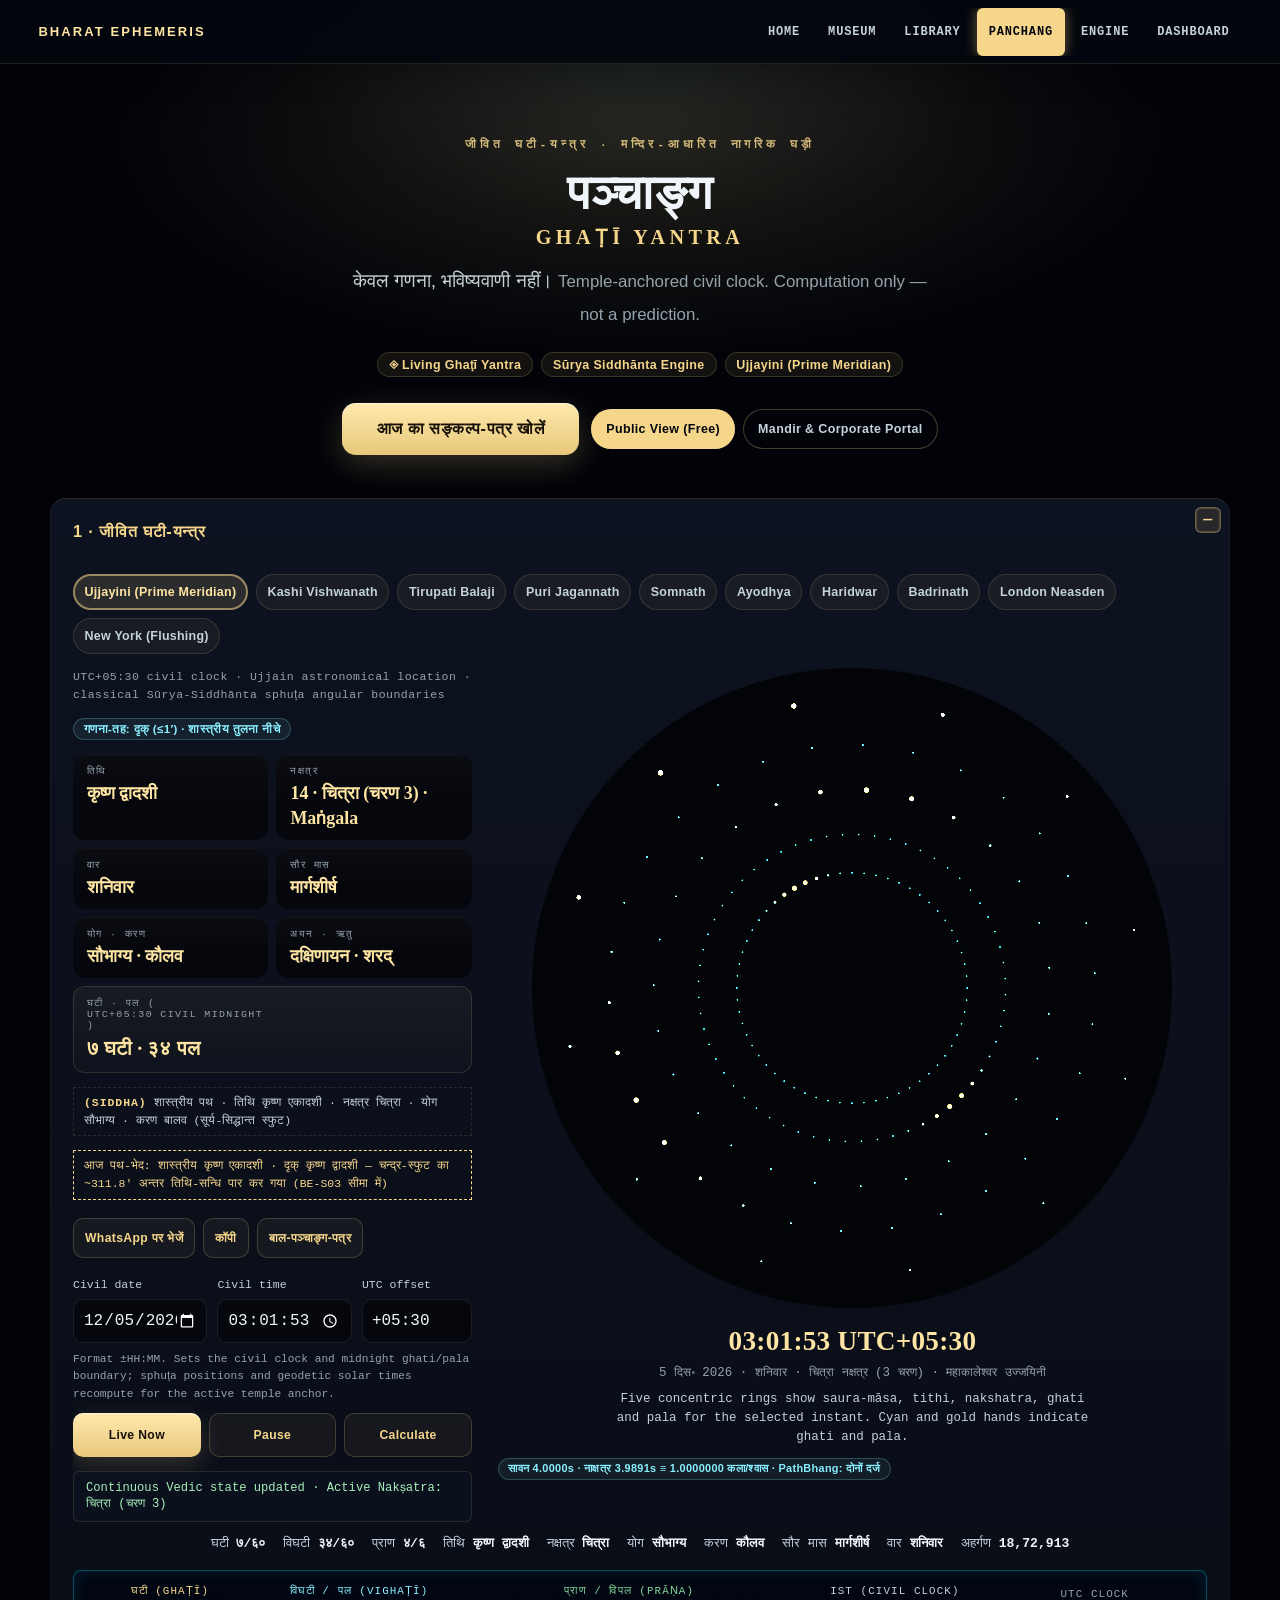
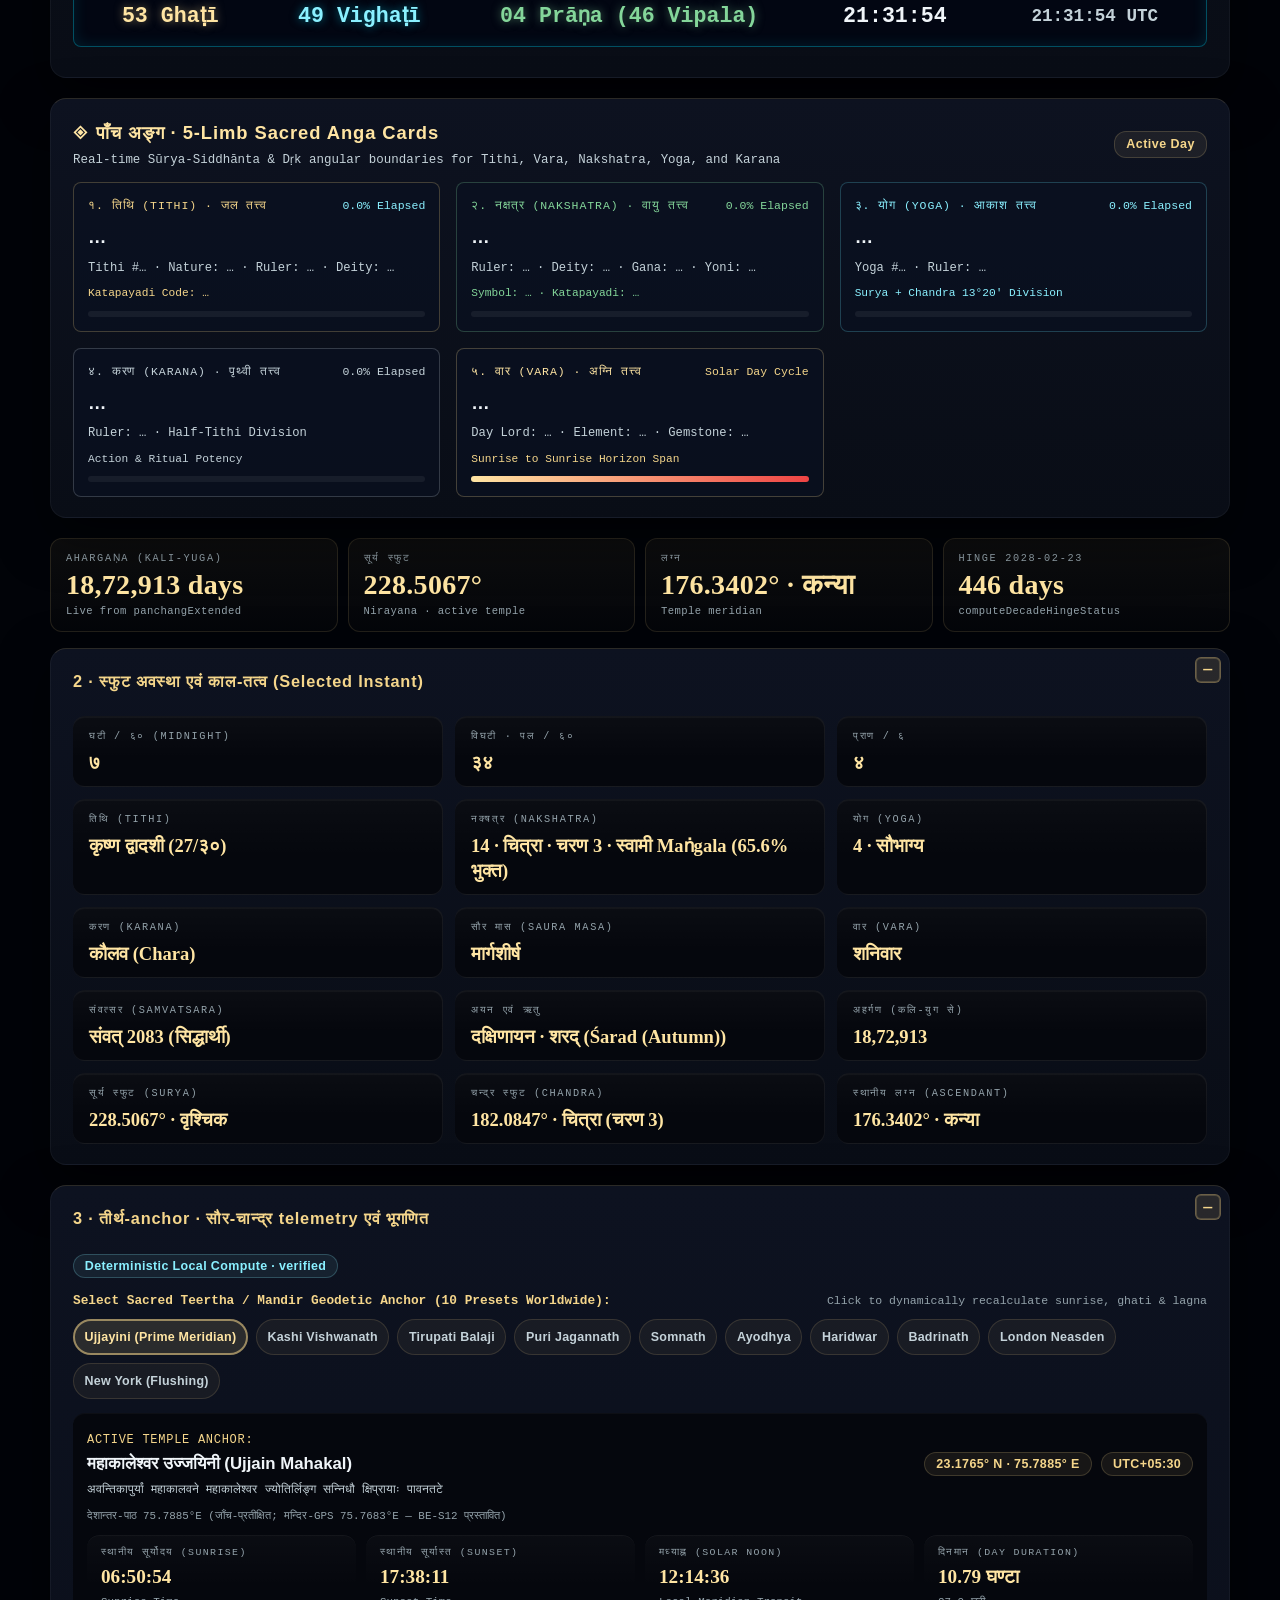
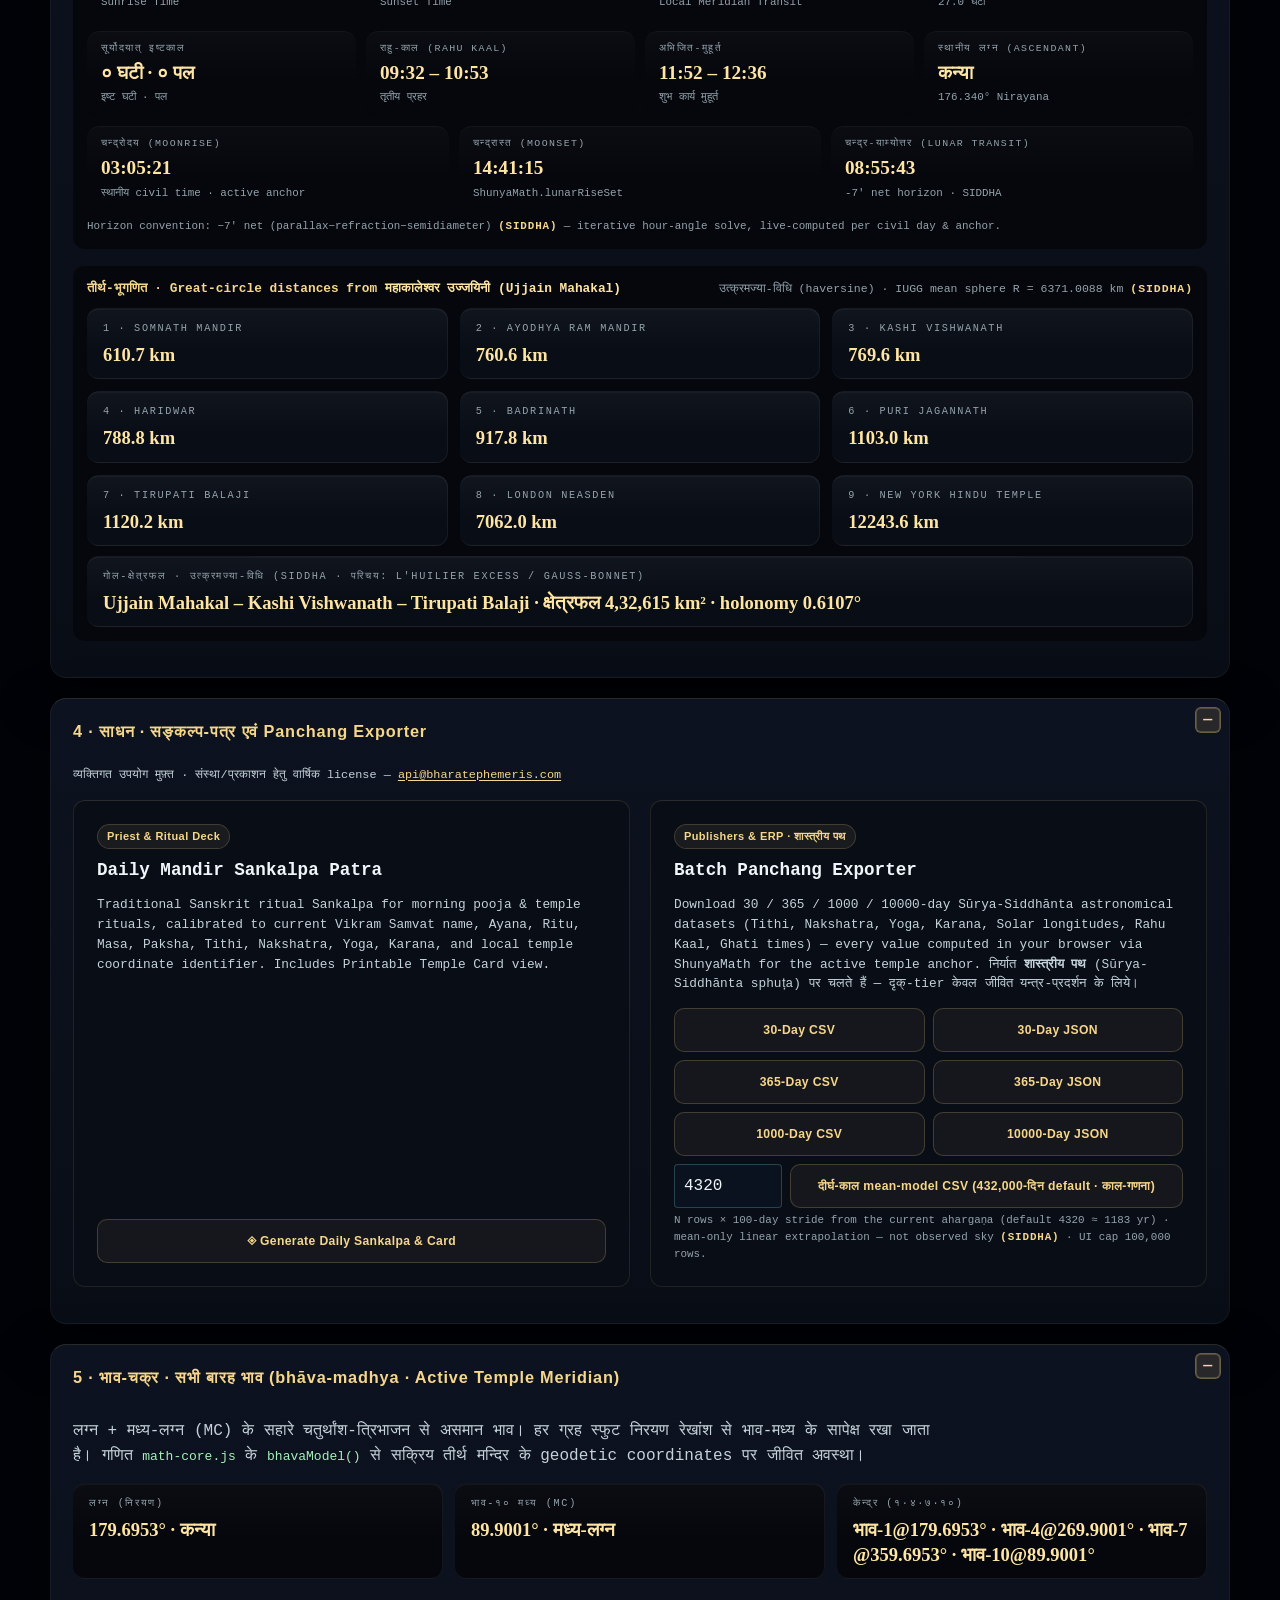
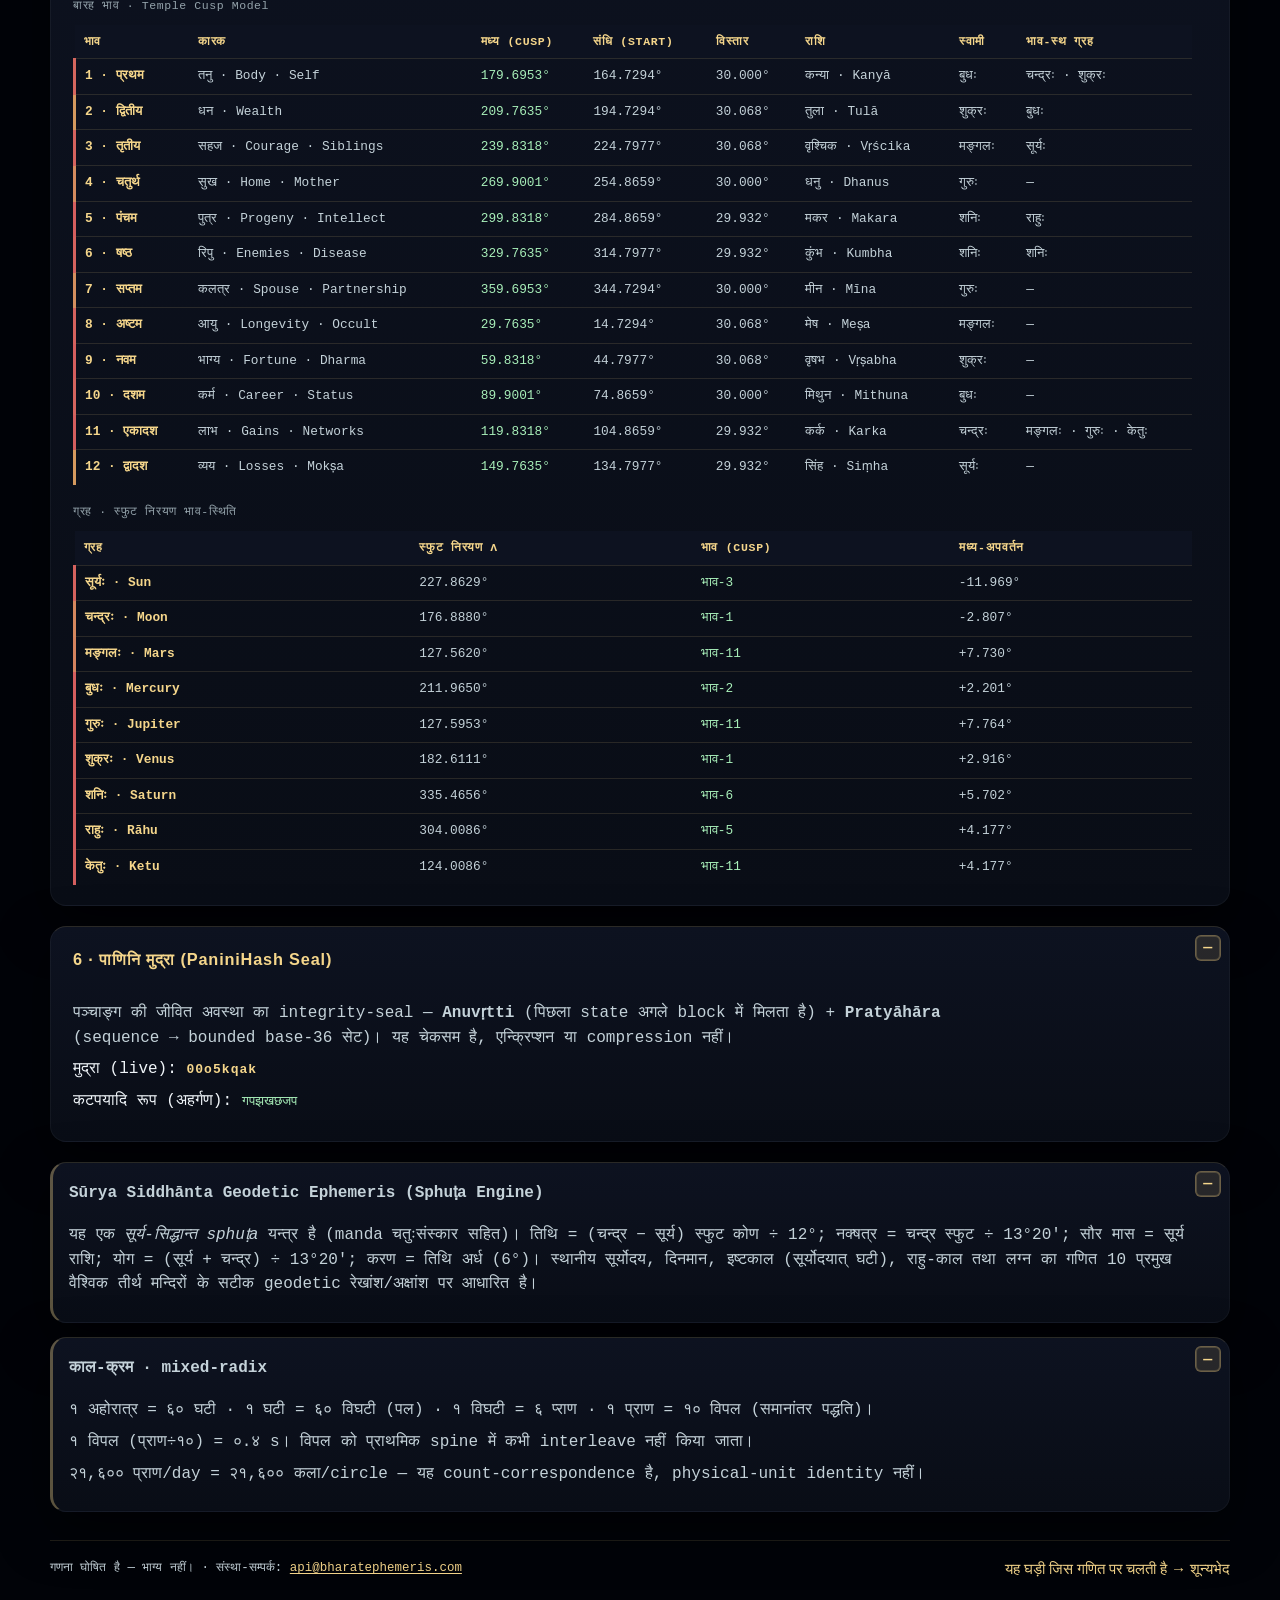
<file: panchang.html>
<!doctype html>
<html lang="hi">
<head>
  <meta charset="utf-8">
  <meta name="viewport" content="width=device-width, initial-scale=1, viewport-fit=cover">
  <meta name="theme-color" content="#03060e">
  <title>आज का पञ्चाङ्ग · तिथि नक्षत्र योग करण · Sūrya-Siddhānta + दृक् — Bharat Ephemeris</title>
  <meta property="og:title" content="आज का पञ्चाङ्ग · तिथि नक्षत्र योग करण (Offline) — Bharat Ephemeris">
  <meta property="og:description" content="मन्दिर-आधारित घड़ी · 10 तीर्थ-anchor · केवल गणना, भविष्यवाणी नहीं।">
  <meta property="og:image" content="og/panchang.png">
  <meta property="og:type" content="website">
  <meta name="twitter:card" content="summary_large_image">
  <script type="application/ld+json">
  {"@context":"https://schema.org","@graph":[
    {"@type":"WebApplication","name":"Bharat Ephemeris — पञ्चाङ्ग यन्त्र","applicationCategory":"UtilitiesApplication","operatingSystem":"Any (offline PWA)","description":"मन्दिर-आधारित नागरिक घड़ी — तिथि, नक्षत्र, योग, करण; हर अंक आपके browser में computed। केवल गणना, भविष्यवाणी नहीं।","offers":{"@type":"Offer","price":"0","priceCurrency":"INR"}},
    {"@type":"FAQPage","mainEntity":[
      {"@type":"Question","name":"क्या यह बिना इंटरनेट चलता है?","acceptedAnswer":{"@type":"Answer","text":"हाँ — पूर्ण offline PWA; हर अंक आपके यन्त्र में गणित से जन्मता है, कोई server नहीं।"}},
      {"@type":"Question","name":"सटीकता कितनी है?","acceptedAnswer":{"@type":"Answer","text":"दृक्-tier में सभी 9 ग्रह आकाश से ≤1′ के भीतर; शास्त्रीय सूर्य-सिद्धान्त पथ समानान्तर दर्ज रहता है (PathBhang)।"}}
    ]}
  ]}
  </script>
  <link rel="stylesheet" href="global.css?v=104">
  <link rel="manifest" href="manifest.webmanifest">
  <style>
    * { box-sizing: border-box; }
    html, body { min-height: 100%; overflow-x: clip; }
    body {
      background: var(--bg);
      color: var(--ink);
      font-family: var(--mono);
      line-height: 1.55;
      padding-top: 56px;
    }
    main { width: min(1180px, calc(100% - 28px)); margin: 0 auto; padding: 12px 0 70px; }
    header.ds-hero { border-bottom: none; padding-bottom: 1.8rem; margin-bottom: 8px; }
    .pv2-hero .ds-display { font-size: clamp(2rem, 4vw, 3rem); }
    .pv2-hero .ds-sub { margin: 16px auto 0; }
    .hero-chips { display: flex; flex-wrap: wrap; justify-content: center; gap: 8px; margin-top: 22px; }
    .hero-cta { display: flex; flex-wrap: wrap; justify-content: center; align-items: center; gap: 12px; margin-top: 26px; }
    .mode-tabs { display: inline-flex; flex-wrap: wrap; justify-content: center; gap: 8px; }
    .mode-tabs button { min-height: 40px; }
    h1 { margin: 0; font-size: clamp(1.5rem, 4vw, 2.4rem); color: var(--ink); font-family: var(--dev); letter-spacing: .01em; }
    h2 { margin: 0 0 12px; font-size: 1.02rem; color: var(--gold); font-family: var(--dev); letter-spacing: .05em; }
    p { margin: 7px 0; }
    .subtitle { color: var(--soft); max-width: 880px; }
    .truth { color: var(--green); font-weight: 700; }
    .grid { display: grid; grid-template-columns: repeat(3, minmax(0, 1fr)); gap: 12px; }
    .panel { background: linear-gradient(180deg, var(--surface-2), var(--surface-1)); border: 1px solid rgba(255,255,255,.045); border-top-color: rgba(245,214,139,.14); border-radius: 16px; box-shadow: var(--shadow-soft); padding: 18px 20px; margin: 14px 0; }
    .panel.glass-panel, .panel.glass-panel:hover { background: linear-gradient(180deg, var(--surface-2), var(--surface-1)); border: 1px solid rgba(255,255,255,.045); border-top-color: rgba(245,214,139,.14); border-radius: 16px; box-shadow: var(--shadow-soft); backdrop-filter: none; -webkit-backdrop-filter: none; }
    .pricing-card, .pricing-card:hover { background: var(--surface-1); border: none; box-shadow: inset 0 1px 0 rgba(255,255,255,.04), inset 0 0 0 1px rgba(245,214,139,.1); transform: none; }
    .boundary { border-left: 3px solid rgba(245,214,139,.35); padding-left: 16px; color: var(--soft); }
    .metric { border-left: none; padding: 13px 16px 11px; border-radius: 12px; background: linear-gradient(180deg, rgba(255,255,255,.022), transparent 60%), var(--surface-0); box-shadow: inset 0 1px 0 rgba(255,255,255,.035); }
    .metric span { display: block; color: var(--dim); font: 500 .64rem var(--mono); text-transform: uppercase; letter-spacing: .16em; margin-bottom: 4px; }
    .metric strong { color: var(--gold-strong); font-family: var(--ser); font-variant-numeric: tabular-nums lining-nums; font-weight: 600; font-size: 1.16rem; line-height: 1.35; overflow-wrap: anywhere; }
    .badge, .badge-gold, .badge-green { background: rgba(245,214,139,.07); border: none; box-shadow: inset 0 0 0 1px rgba(245,214,139,.18); color: var(--gold); border-radius: 999px; padding: .34em .9em; font-family: var(--dev); letter-spacing: .04em; text-transform: none; }
    .badge-cyan { background: rgba(245,214,139,.07); border: none; box-shadow: inset 0 0 0 1px rgba(245,214,139,.18); color: var(--gold); }
    .rib-grid { display: grid; grid-template-columns: repeat(auto-fit, minmax(220px, 1fr)); gap: 10px; margin: 0 0 16px; }
    .rib-tile { padding: 14px 16px 12px; border-radius: var(--radius-md); background: linear-gradient(180deg, rgba(245,214,139,.05), rgba(245,214,139,.012)); box-shadow: inset 0 0 0 1px rgba(245,214,139,.13); }
    .rib-tile .k { display: block; font: 500 .64rem var(--mono); letter-spacing: .16em; text-transform: uppercase; color: var(--dim); margin-bottom: 6px; }
    .rib-tile .num-display { font-size: clamp(1.25rem, 2.2vw, 1.75rem); }
    .rib-note { font-size: .66rem; color: var(--dim); margin-top: 4px; letter-spacing: .04em; }
    .inset-pad { padding: 14px; margin-bottom: 16px; }
    .inset2 .metric { background: linear-gradient(180deg, rgba(255,255,255,.03), transparent 60%), var(--surface-1); }
    code { color: var(--green); overflow-wrap: anywhere; }
    .seal { font-weight: 700; color: var(--gold); letter-spacing: .08em; }
    .instrument { display: grid; grid-template-columns: minmax(250px, .72fr) minmax(320px, 1.28fr); gap: 26px; align-items: start; }
    .instrument-copy { display: grid; gap: 14px; }
    .frame-label { margin: 0; padding: 0; border: none; color: var(--dim); background: none; font-size: .72rem; letter-spacing: .04em; }
    .summary-band { display: grid; grid-template-columns: repeat(2, minmax(0, 1fr)); gap: 8px; }
    .summary-item { min-width: 0; padding: 12px 14px 10px; border-radius: 12px; background: linear-gradient(180deg, rgba(255,255,255,.022), transparent 60%), var(--surface-0); box-shadow: inset 0 1px 0 rgba(255,255,255,.035); }
    .summary-item span { display: block; color: var(--dim); font: 500 .62rem var(--mono); letter-spacing: .14em; text-transform: uppercase; }
    .summary-item strong { display: block; margin-top: 4px; color: var(--gold-strong); font-family: var(--ser); font-variant-numeric: tabular-nums lining-nums; font-weight: 600; font-size: 1.12rem; line-height: 1.35; overflow-wrap: anywhere; }
    .summary-item.time { grid-column: 1 / -1; background: linear-gradient(180deg, rgba(245,214,139,.055), rgba(245,214,139,.015)); box-shadow: inset 0 0 0 1px rgba(245,214,139,.14); }
    .summary-item.time strong { color: var(--gold-strong); font-family: var(--ser); font-size: 1.28rem; }
    .controls { display: grid; grid-template-columns: minmax(0, 1fr) minmax(0, 1fr) 110px; gap: 10px; padding-top: 4px; }
    .control { min-width: 0; }
    .control label { display: block; margin-bottom: 5px; color: var(--soft); font-size: .72rem; }
    .control input { width: 100%; min-height: 44px; border: 1px solid rgba(255,255,255,.09); border-radius: 10px; padding: 8px 9px; background: var(--surface-0); color: var(--ink); font: 16px var(--mono); color-scheme: dark; }
    .control-note { grid-column: 1 / -1; margin: -2px 0 0; color: var(--dim); font-size: .7rem; }
    .actions { grid-column: 1 / -1; display: grid; grid-template-columns: repeat(3, minmax(0, 1fr)); gap: 8px; }
    button { min-height: 44px; border: none; border-radius: 10px; padding: 8px 12px; background: rgba(245,214,139,.05); box-shadow: inset 0 0 0 1px rgba(245,214,139,.2); color: var(--gold); font: 600 .76rem var(--dev); letter-spacing: .03em; cursor: pointer; transition: background .18s; }
    button.primary { background: linear-gradient(180deg,#ffe9ae,#e8c87a); box-shadow: 0 8px 24px rgba(245,214,139,.18), inset 0 1px 0 rgba(255,255,255,.5); color: #161006; font-weight: 700; }
    button:hover { background: rgba(245,214,139,.1); color: var(--gold-strong); }
    button.primary:hover { background: linear-gradient(180deg,#fff0c2,#eed08a); color: #161006; }
    .status { min-height: 1.5em; margin: 0; color: var(--green); font-size: .76rem; }
    .status[data-error="true"] { color: var(--red); }
    .fatal { border: 1px solid var(--red); border-left-width: 4px; padding: 14px; margin: 14px 0; background: rgba(255,142,142,.08); color: var(--red); }
    .fatal[hidden] { display: none; }
    .clock-readout { text-align: center; margin: 12px 0 4px; color: var(--soft); }
    .clock-readout b { color: var(--gold-strong); font-family: var(--ser); font-variant-numeric: tabular-nums lining-nums; font-weight: 600; font-size: 1.7rem; letter-spacing: .01em; }
    .clock-readout span { display: block; color: var(--dim); font-size: .78rem; margin-top: 2px; }
    .dial-wrap { position: relative; width: min(100%, 640px); min-width: 0; margin: 0 auto; aspect-ratio: 1; }
    .dial-wrap #dial { width: 100% !important; height: 100% !important; }
    .dial-wrap canvas { display: block; width: 100%; max-width: 100%; height: auto; aspect-ratio: 1; }
    .dial-wrap canvas[data-field-gl] { position: absolute; inset: 0; z-index: 0; height: 100%; }
    .dial-wrap #dial { position: relative; z-index: 1; background: transparent !important; }
    .meta-row { display: flex; flex-wrap: wrap; gap: 8px 18px; justify-content: center; margin-top: 12px; color: var(--soft); font-size: .82rem; }
    .meta-row b { color: var(--ink); }
    .scroll { max-width: 100%; overflow-x: auto; overscroll-behavior-inline: contain; }
    table { width: 100%; border-collapse: collapse; min-width: 760px; font-size: .82rem; }
    th, td { padding: 8px 9px; border-bottom: 1px solid var(--line); text-align: left; white-space: nowrap; }
    th { color: var(--gold); position: sticky; top: 0; background: var(--surface-2); }
    td.name { color: var(--gold); font-weight: 700; }
    td.accent { color: var(--green); }
    .limitation { border-color: rgba(234,201,123,.38); }

    /* §A4 launch-plan page-scoped additions */
    h2 { font-family: var(--dev); }
    .panel { position: relative; }
    button.btn-panel-minimize { position: absolute; top: 8px; right: 8px; width: 26px; height: 26px; min-height: 26px; padding: 0; font-size: 15px; line-height: 1; border-radius: 6px; z-index: 2; }
    .share-row { display: flex; flex-wrap: wrap; gap: 8px; align-items: center; margin-top: 4px; }
    .share-row button { min-height: 40px; }
    .share-status { color: var(--green); font-size: .72rem; min-height: 1.2em; }
    #pathBhedRow { margin: 0; padding: 6px 10px; border: 1px dashed var(--gold); font-size: .72rem; color: var(--gold); overflow-wrap: anywhere; }
    .export-framing { font-size: .74rem; color: var(--soft); margin: 0 0 8px; }
    .corp-gate-note { font-size: .72rem; color: var(--dim); margin: 10px 0 0; overflow-wrap: anywhere; }
    .page-loop-footer { margin-top: 28px; padding-top: 16px; border-top: 1px solid var(--line); display: flex; justify-content: space-between; align-items: center; flex-wrap: wrap; gap: 10px; }
    .page-loop-footer .vrat { color: var(--soft); font-size: .78rem; }
    .page-loop-footer .loop-cta { color: var(--gold); font-family: var(--ser); font-size: .95rem; text-decoration: none; }
    .page-loop-footer .loop-cta:hover { color: #ffe9a8; }

    /* Temple Presets — compact chip2-style selector (DS-v2) */
    .temple-grid { display: flex; flex-wrap: wrap; gap: 8px; margin-top: 8px; }
    .temple-btn {
      display: inline-flex;
      flex-direction: row;
      align-items: center;
      gap: .5em;
      min-height: 36px;
      padding: .3em .95em;
      text-align: left;
      background: rgba(245,214,139,.05);
      border: none;
      border-radius: 999px;
      box-shadow: inset 0 0 0 1px rgba(245,214,139,.14);
      color: var(--soft);
      transition: all 160ms ease;
    }
    .temple-btn:hover { color: var(--gold); background: rgba(245,214,139,.09); box-shadow: inset 0 0 0 1px rgba(245,214,139,.3); }
    .temple-btn.active { background: rgba(245,214,139,.13); box-shadow: inset 0 0 0 2px rgba(245,214,139,.55); color: var(--gold-strong); font-weight: 700; }
    .temple-btn .t-name { font-size: 0.78rem; font-weight: 600; letter-spacing: .02em; }
    .temple-btn.active .t-name { font-weight: 700; }
    .temple-btn .t-meta { display: none; }

    .solar-grid { display: grid; grid-template-columns: repeat(4, minmax(0, 1fr)); gap: 10px; margin-top: 10px; }
    .solar-card, .solar-card:hover { background: linear-gradient(180deg, rgba(255,255,255,.022), transparent 60%), var(--surface-0); border: none !important; border-radius: var(--radius-md); padding: 12px 14px 10px; box-shadow: inset 0 1px 0 rgba(255,255,255,.035) !important; }
    .solar-card span { display: block; font: 500 .62rem var(--mono); color: var(--dim); text-transform: uppercase; letter-spacing: 0.14em; }
    .solar-card strong { display: block; font-family: var(--ser); font-variant-numeric: tabular-nums lining-nums; font-weight: 600; font-size: 1.2rem; color: var(--gold-strong); margin-top: 4px; }
    .solar-card em { display: block; font-size: 0.68rem; color: var(--dim); font-style: normal; margin-top: 2px; }

    /* Printable Temple Card */
    .print-card-view {
      background: #060a14;
      border: 2px solid var(--gold);
      border-radius: var(--radius-sm);
      padding: 24px;
      color: var(--ink);
      font-family: var(--dev);
      line-height: 1.8;
      box-shadow: 0 8px 32px rgba(0,0,0,0.5);
    }
    .print-card-header { text-align: center; border-bottom: 2px double var(--gold); padding-bottom: 14px; margin-bottom: 14px; }
    .print-card-header h2 { font-family: var(--ser); font-size: 1.6rem; color: var(--gold-strong); margin: 4px 0; }
    .print-card-table { width: 100%; border-collapse: collapse; margin: 12px 0; font-size: 0.88rem; font-family: var(--mono); }
    .print-card-table th, .print-card-table td { border: 1px solid rgba(234,201,123,0.3); padding: 6px 10px; }
    .print-card-table th { background: rgba(234,201,123,0.1); color: var(--gold); }
    .sankalpa-box { background: rgba(234,201,123,0.04); border: 1px solid rgba(234,201,123,0.25); border-radius: 4px; padding: 14px 18px; font-size: 1.05rem; line-height: 2.1; color: var(--ink); white-space: pre-line; text-align: justify; }

    @media (max-width: 820px) {
      .grid { grid-template-columns: 1fr; }
      .instrument { grid-template-columns: 1fr; }
      .instrument-copy { order: 1; }
      .dial-column { order: 2; }
      .solar-grid { grid-template-columns: repeat(2, 1fr); }
    }
    @media (max-width: 560px) {
      body { padding-top: 96px; }
      main { width: min(100% - 20px, 1180px); padding-top: 20px; }
      .bharat-nav { min-height: 88px; align-items: flex-start; overflow-x: auto; }
      .bharat-links { flex-wrap: nowrap; }
      .bharat-links a { min-height: 48px; display: inline-flex; align-items: center; }
      .panel { padding: 13px; }
      .controls { grid-template-columns: 1fr 1fr; }
      .control.offset { grid-column: 1 / -1; }
      .control input, button { min-height: 48px; font-size: 16px; }
      .actions { grid-template-columns: 1fr; }
      .summary-item strong { font-size: .98rem; }
      .solar-grid { grid-template-columns: 1fr; }
      .pv2-hero .ds-display { font-size: clamp(1.7rem, 8vw, 2.2rem); }
      .hero-cta .btn-gold { width: 100%; }
    }

    /* Print Style Optimization */
    @media print {
      body { background: #fff !important; color: #000 !important; padding: 0 !important; font-family: "Kohinoor Devanagari", "Devanagari Sangam MN", serif !important; }
      .bharat-nav, main, header, .boundary, .actions, .modal-close, .modal-backdrop button, .no-print { display: none !important; }
      .modal-backdrop { position: static !important; display: block !important; background: transparent !important; padding: 0 !important; opacity: 1 !important; visibility: visible !important; }
      .modal-window { background: #fff !important; border: none !important; box-shadow: none !important; color: #000 !important; max-width: 100% !important; max-height: none !important; padding: 0 !important; overflow: visible !important; }
      .print-card-view { border: 3px double #8a6d25 !important; background: #fff !important; color: #000 !important; padding: 20px !important; box-shadow: none !important; }
      .print-card-view * { color: #000 !important; }
      .print-card-header h2 { color: #8a6d25 !important; }
      .print-card-table th { background: #f5eedc !important; color: #5a4208 !important; border: 1px solid #8a6d25 !important; }
      .print-card-table td { border: 1px solid #aaa !important; }
      .sankalpa-box { background: #faf8f2 !important; border: 1px solid #8a6d25 !important; color: #111 !important; }
      .seal { color: #8a6d25 !important; }
    }
  </style>
  <script src="global-ui.js?v=101"></script>
</head>
<body class="utility-page">
<a href="#main-content" class="skip-link sr-only focus:not-sr-only">मुख्य सामग्री पर जाएँ (Skip to main content)</a>
<nav class="bharat-nav" aria-label="Primary navigation">
  <a href="index.html" class="bharat-brand" aria-label="Bharat Ephemeris Home">BHARAT EPHEMERIS</a>
  <div class="bharat-links">
    <a href="index.html" id="nav-home">HOME</a>
    <a href="museum.html" id="nav-museum">MUSEUM</a>
    <a href="library.html" id="nav-library">LIBRARY</a>
    <a href="panchang.html" id="nav-panchang" class="active" aria-current="page">PANCHANG</a>
    <a href="shunyabheda.html" id="nav-engine">ENGINE</a>
    <a href="shoonya_sovereign_dashboard.html" id="nav-dashboard">DASHBOARD</a>
  </div>
</nav>
<main id="main-content" tabindex="-1">
  <header class="ds-hero pv2-hero">
    <div class="ds-kicker">जीवित घटी-यन्त्र · मन्दिर-आधारित नागरिक घड़ी</div>
    <h1 class="ds-display" style="margin-top:16px">पञ्चाङ्ग<span class="en">GHAṬĪ YANTRA</span></h1>
    <p class="ds-sub" style="max-width:56ch">केवल गणना, भविष्यवाणी नहीं। <span lang="en" style="color:var(--dim);font-size:.88em">Temple-anchored civil clock. Computation only — not a prediction.</span></p>
    <div class="hero-chips">
      <span class="chip2">◈ Living Ghaṭī Yantra</span>
      <span class="chip2">Sūrya Siddhānta Engine</span>
      <span class="chip2" id="activeTempleBadge">Ujjayini (Prime Meridian)</span>
    </div>
    <div class="hero-cta">
      <button type="button" class="btn-gold" onclick="openSankalpaModal()">आज का सङ्कल्प-पत्र खोलें</button>
      <!-- Dual Mode Selector -->
      <div class="mode-tabs">
        <button type="button" id="tabPublic" class="btn-ghost2" onclick="switchPanchangView('public')" style="border-radius: 999px; padding: 0 1.2em; font-size: 0.78rem; background: var(--gold); color: #03060e;">Public View (Free)</button>
        <button type="button" id="tabCorp" class="btn-ghost2" onclick="switchPanchangView('corporate')" style="border-radius: 999px; padding: 0 1.2em; font-size: 0.78rem; background: transparent; color: var(--soft);">Mandir & Corporate Portal</button>
      </div>
    </div>
  </header>

  <div id="fatalError" class="fatal" role="alert" hidden>
    <strong>Instrument unavailable</strong>
    <p id="fatalMessage">The calculation engine could not be initialized.</p>
  </div>

  <!-- Section 1: Living Ghati Yantra — dial-first (launch-plan §A4 P0 DOM reorder) -->
  <section class="panel glass-panel" aria-labelledby="instrument-title">
<div style="display: flex; justify-content: space-between; align-items: center; flex-wrap: wrap; gap: 8px; margin-bottom: 10px;">
<div>
    <h2>1 · जीवित घटी-यन्त्र</h2></div>
<button type="button" class="btn-panel-minimize" onclick="toggleSectionCollapse(this)">— Minimize</button>
</div>
        <div class="panel-body-collapsible">

    <div class="temple-grid" id="templePresetsPublic" style="margin-bottom:14px"></div>
    <div class="instrument">
      <div class="instrument-copy">
        <p class="frame-label" id="instrument-title"><span lang="en"><span id="frameOffset">UTC+05:30</span> civil clock · <span id="instrumentTemple">Ujjain astronomical location</span> · classical Sūrya-Siddhānta sphuṭa angular boundaries</span></p>
        <p id="ganaTahChip" class="chip2 live" style="margin: 0; width: fit-content; max-width: 100%; font-size: 0.72rem;" title="DrikTier.grahas(jd) — सूर्य/चन्द्र दृक्-tier से पञ्च-अङ्ग पुनर्गणित; अनुपस्थित होने पर शास्त्रीय पथ">गणना-तह: …</p>
        <div class="summary-band" aria-label="Immediate daily summary">
          <div class="summary-item"><span>तिथि</span><strong id="s-tithi">…</strong></div>
          <div class="summary-item"><span>नक्षत्र</span><strong id="s-nakshatra">…</strong></div>
          <div class="summary-item"><span>वार</span><strong id="s-vara">…</strong></div>
          <div class="summary-item"><span>सौर मास</span><strong id="s-masa">…</strong></div>
          <div class="summary-item"><span>योग · करण</span><strong id="s-yoga-karana">…</strong></div>
          <div class="summary-item"><span>अयन · ऋतु</span><strong id="s-ayana-ritu">…</strong></div>
          <div class="summary-item time"><span>घटी · पल (<span id="summaryBoundary">UTC+05:30 civil midnight</span>)</span><strong id="s-ghati">…</strong></div>
        </div>
        <p id="classicalCompareRow" hidden style="margin: 0; padding: 6px 10px; border: 1px dashed var(--line); font-size: 0.72rem; color: var(--soft); overflow-wrap: anywhere;" title="PathBhang — दोनों पथ दर्ज: दृक् (प्रदर्शित) एवं शास्त्रीय सूर्य-सिद्धान्त (यह पंक्ति)"><span class="seal">(SIDDHA)</span> शास्त्रीय पथ · <span id="classicalCompareValues">—</span></p>
        <p id="pathBhedRow" hidden title="पथ-भेद सेतु — दोनों पथों का जीवित अन्तर; चन्द्र-स्फुट Δ arcmin में प्रति-क्षण computed (MAAPIT)">—</p>
        <div class="share-row" aria-label="आज का पञ्चाङ्ग साझा करें">
          <button type="button" id="waShareBtn" title="आज का computed पञ्चाङ्ग WhatsApp-text के रूप में — click पर आपका app खुलता है; यह page स्वयं कोई network अनुरोध नहीं करता">WhatsApp पर भेजें</button>
          <button type="button" id="copyShareBtn" title="computed पञ्चाङ्ग-text clipboard में">कॉपी</button>
          <button type="button" id="balPatraBtn" title="A4 print-पत्र — पाँच अङ्ग, 1-line परिभाषा, 'स्वयं जाँचो' सूत्र — सब live-computed">बाल-पञ्चाङ्ग-पत्र</button>
          <span id="shareStatus" class="share-status" role="status" aria-live="polite"></span>
        </div>
        <div class="controls" aria-label="Date and time controls">
          <div class="control">
            <label for="dateInput">Civil date</label>
            <input id="dateInput" type="date">
          </div>
          <div class="control">
            <label for="timeInput">Civil time</label>
            <input id="timeInput" type="time" step="1">
          </div>
          <div class="control offset">
            <label for="offsetInput">UTC offset</label>
            <input id="offsetInput" type="text" inputmode="decimal" value="+05:30" aria-describedby="offsetNote">
          </div>
          <p class="control-note" id="offsetNote">Format ±HH:MM. Sets the civil clock and midnight ghati/pala boundary; sphuṭa positions and geodetic solar times recompute for the active temple anchor.</p>
          <div class="actions">
            <button type="button" id="liveButton" class="primary" aria-pressed="true">Live Now</button>
            <button type="button" id="pauseButton" aria-pressed="false">Pause</button>
            <button type="button" id="calculateButton">Calculate</button>
          </div>
        </div>
        <p id="instrumentStatus" class="status" role="status" aria-live="polite" aria-atomic="true">Initializing instrument…</p>
      </div>
      <div class="dial-column">
        <div class="dial-wrap glowwrap" id="dialWrap">
          <canvas data-field-gl="3" style="position:absolute;inset:0;width:100%;height:100%;border-radius:50%"></canvas>
          <canvas id="dial" role="img" aria-describedby="dialDescription"></canvas>
        </div>
        <div class="clock-readout">
          <b id="clockDigital">—</b>
          <span id="clockSub">…</span>
        </div>
        <p id="dialDescription" class="subtitle" style="text-align: center; font-size: 0.78rem; max-width: 480px; margin: 6px auto 0;">Five concentric rings show saura-māsa, tithi, nakshatra, ghati and pala for the selected instant. Cyan and gold hands indicate ghati and pala.</p>
        <p id="dualPathChip" class="chip2 live" style="margin: 10px auto 0; width: fit-content; max-width: 100%; font-size: 0.68rem; text-align: center;" title="dualDayPaths() — सावन एवं नाक्षत्र दोनों day-paths, live-computed (SIDDHA)">—</p>
      </div>
    </div>
    <div class="meta-row" id="metaRow" aria-label="Calculated metadata"></div>

    <!-- Digital LCD Vighati / Prana Ticker Panel -->
    <div class="lcd-panel" style="background: #020612; border: 1px solid rgba(0, 216, 246, 0.35); border-radius: 8px; padding: 12px 18px; margin: 16px 0 10px; box-shadow: inset 0 0 15px rgba(0, 216, 246, 0.12); display: flex; flex-wrap: wrap; justify-content: space-around; align-items: center; gap: 12px;" aria-label="Digital LCD Vedic Micro-Time Ticker">
      <div style="text-align: center;">
        <span style="font-size: 0.68rem; text-transform: uppercase; letter-spacing: 0.1em; color: var(--gold); display: block;">घटी (Ghaṭī)</span>
        <strong id="clock-ista-ghati" style="font-size: 1.35rem; color: var(--gold-strong); font-family: var(--font-mono); text-shadow: 0 0 10px rgba(245,214,139,0.5);">00 Ghaṭī</strong>
      </div>
      <div style="text-align: center;">
        <span style="font-size: 0.68rem; text-transform: uppercase; letter-spacing: 0.1em; color: var(--cyan); display: block;">विघटी / पल (Vighaṭī)</span>
        <strong id="clock-ista-vighati" style="font-size: 1.35rem; color: var(--cyan); font-family: var(--font-mono); text-shadow: 0 0 10px rgba(0,216,246,0.5);">00 Vighaṭī</strong>
      </div>
      <div style="text-align: center;">
        <span style="font-size: 0.68rem; text-transform: uppercase; letter-spacing: 0.1em; color: #84D69A; display: block;">प्राण / विपल (Prāṇa)</span>
        <strong id="clock-ista-prana" style="font-size: 1.35rem; color: #84D69A; font-family: var(--font-mono); text-shadow: 0 0 10px rgba(132,214,154,0.5);">00 Prāṇa (00 Vipala)</strong>
      </div>
      <div style="text-align: center;">
        <span style="font-size: 0.68rem; text-transform: uppercase; letter-spacing: 0.1em; color: var(--soft); display: block;">IST (Civil Clock)</span>
        <strong id="clock-ist" style="font-size: 1.35rem; color: var(--ink); font-family: var(--font-mono);">00:00:00</strong>
      </div>
      <div style="text-align: center;">
        <span style="font-size: 0.68rem; text-transform: uppercase; letter-spacing: 0.1em; color: var(--dim); display: block;">UTC Clock</span>
        <strong id="clock-utc" style="font-size: 1.1rem; color: var(--soft); font-family: var(--font-mono);">00:00:00 UTC</strong>
      </div>
    </div>
        </div><!-- end panel-body-collapsible -->
</section>

  <!-- Section 1.5: 5-Limb Sacred Anga Cards -->
  <section class="panel glass-panel" id="angaCardsSection">
    <div style="display: flex; justify-content: space-between; align-items: center; flex-wrap: wrap; gap: 8px; margin-bottom: 12px;">
      <div>
        <h2 style="margin: 0; display: flex; align-items: center; gap: 8px; font-size: 1.15rem; color: var(--gold-strong);">
          <span>◈</span> पाँच अङ्ग · 5-Limb Sacred Anga Cards
        </h2>
        <p style="margin: 4px 0 0; font-size: 0.78rem; color: var(--soft);">
          Real-time Sūrya-Siddhānta & Dṛk angular boundaries for Tithi, Vara, Nakshatra, Yoga, and Karana
        </p>
      </div>
      <span class="badge badge-gold" id="vara-badge" style="padding: 4px 12px; font-size: 0.78rem; border-radius: 12px; transition: all 0.3s ease;">Active Day</span>
    </div>

    <div class="card-grid" style="display: grid; grid-template-columns: repeat(auto-fit, minmax(280px, 1fr)); gap: 1rem;">
      <!-- 1. TITHI CARD -->
      <div class="anga-card glass-card" style="background: rgba(10, 16, 32, 0.75); border: 1px solid rgba(234, 201, 123, 0.25); border-radius: 8px; padding: 14px; display: flex; flex-direction: column; gap: 8px; transition: transform 0.2s ease, border-color 0.2s ease;">
        <div style="display: flex; justify-content: space-between; align-items: center;">
          <span style="font-size: 0.72rem; text-transform: uppercase; letter-spacing: 0.08em; color: var(--gold);">१. तिथि (Tithi) · जल तत्त्व</span>
          <span id="tithi-pct-text" style="font-size: 0.72rem; color: var(--cyan); font-family: var(--font-mono);">0.0% Elapsed</span>
        </div>
        <div style="font-size: 1.15rem; font-weight: 700; color: var(--ink); font-family: var(--dev);" id="tithi-name">…</div>
        <div style="font-size: 0.76rem; color: var(--soft); line-height: 1.45;" id="tithi-meta">Tithi #… · Nature: … · Ruler: … · Deity: …</div>
        <div style="font-size: 0.7rem; color: var(--gold); font-family: var(--font-mono);" id="tithi-katapayadi-code">Katapayadi Code: …</div>
        <div style="background: rgba(255,255,255,0.06); height: 6px; border-radius: 3px; overflow: hidden; margin-top: auto;">
          <div id="tithi-progress-bar" style="background: linear-gradient(90deg, var(--gold), var(--cyan)); width: 0%; height: 100%; transition: width 0.4s ease;"></div>
        </div>
      </div>

      <!-- 2. NAKSHATRA CARD -->
      <div class="anga-card glass-card" style="background: rgba(10, 16, 32, 0.75); border: 1px solid rgba(132, 214, 154, 0.25); border-radius: 8px; padding: 14px; display: flex; flex-direction: column; gap: 8px; transition: transform 0.2s ease, border-color 0.2s ease;">
        <div style="display: flex; justify-content: space-between; align-items: center;">
          <span style="font-size: 0.72rem; text-transform: uppercase; letter-spacing: 0.08em; color: #84D69A;">२. नक्षत्र (Nakshatra) · वायु तत्त्व</span>
          <span id="nakshatra-pct-text" style="font-size: 0.72rem; color: #84D69A; font-family: var(--font-mono);">0.0% Elapsed</span>
        </div>
        <div style="font-size: 1.15rem; font-weight: 700; color: var(--ink); font-family: var(--dev);" id="nakshatra-name">…</div>
        <div style="font-size: 0.76rem; color: var(--soft); line-height: 1.45;" id="nakshatra-meta">Ruler: … · Deity: … · Gana: … · Yoni: …</div>
        <div style="font-size: 0.7rem; color: #84D69A; font-family: var(--font-mono);" id="nakshatra-symbol">Symbol: … · Katapayadi: …</div>
        <div style="background: rgba(255,255,255,0.06); height: 6px; border-radius: 3px; overflow: hidden; margin-top: auto;">
          <div id="nakshatra-progress-bar" style="background: linear-gradient(90deg, #84D69A, var(--cyan)); width: 0%; height: 100%; transition: width 0.4s ease;"></div>
        </div>
      </div>

      <!-- 3. YOGA CARD -->
      <div class="anga-card glass-card" style="background: rgba(10, 16, 32, 0.75); border: 1px solid rgba(95, 211, 232, 0.25); border-radius: 8px; padding: 14px; display: flex; flex-direction: column; gap: 8px; transition: transform 0.2s ease, border-color 0.2s ease;">
        <div style="display: flex; justify-content: space-between; align-items: center;">
          <span style="font-size: 0.72rem; text-transform: uppercase; letter-spacing: 0.08em; color: var(--cyan);">३. योग (Yoga) · आकाश तत्त्व</span>
          <span id="yoga-pct-text" style="font-size: 0.72rem; color: var(--cyan); font-family: var(--font-mono);">0.0% Elapsed</span>
        </div>
        <div style="font-size: 1.15rem; font-weight: 700; color: var(--ink); font-family: var(--dev);" id="yoga-name">…</div>
        <div style="font-size: 0.76rem; color: var(--soft); line-height: 1.45;" id="yoga-meta">Yoga #… · Ruler: …</div>
        <div style="font-size: 0.7rem; color: var(--cyan); font-family: var(--font-mono);">Surya + Chandra 13°20′ Division</div>
        <div style="background: rgba(255,255,255,0.06); height: 6px; border-radius: 3px; overflow: hidden; margin-top: auto;">
          <div id="yoga-progress-bar" style="background: linear-gradient(90deg, var(--cyan), #84D69A); width: 0%; height: 100%; transition: width 0.4s ease;"></div>
        </div>
      </div>

      <!-- 4. KARANA CARD -->
      <div class="anga-card glass-card" style="background: rgba(10, 16, 32, 0.75); border: 1px solid rgba(220, 230, 234, 0.2); border-radius: 8px; padding: 14px; display: flex; flex-direction: column; gap: 8px; transition: transform 0.2s ease, border-color 0.2s ease;">
        <div style="display: flex; justify-content: space-between; align-items: center;">
          <span style="font-size: 0.72rem; text-transform: uppercase; letter-spacing: 0.08em; color: var(--soft);">४. करण (Karana) · पृथ्वी तत्त्व</span>
          <span id="karana-pct-text" style="font-size: 0.72rem; color: var(--soft); font-family: var(--font-mono);">0.0% Elapsed</span>
        </div>
        <div style="font-size: 1.15rem; font-weight: 700; color: var(--ink); font-family: var(--dev);" id="karana-name">…</div>
        <div style="font-size: 0.76rem; color: var(--soft); line-height: 1.45;" id="karana-meta">Ruler: … · Half-Tithi Division</div>
        <div style="font-size: 0.7rem; color: var(--soft); font-family: var(--font-mono);">Action & Ritual Potency</div>
        <div style="background: rgba(255,255,255,0.06); height: 6px; border-radius: 3px; overflow: hidden; margin-top: auto;">
          <div id="karana-progress-bar" style="background: linear-gradient(90deg, var(--soft), var(--gold)); width: 0%; height: 100%; transition: width 0.4s ease;"></div>
        </div>
      </div>

      <!-- 5. VARA CARD -->
      <div class="anga-card glass-card" style="background: rgba(10, 16, 32, 0.75); border: 1px solid rgba(245, 214, 139, 0.25); border-radius: 8px; padding: 14px; display: flex; flex-direction: column; gap: 8px; transition: transform 0.2s ease, border-color 0.2s ease;">
        <div style="display: flex; justify-content: space-between; align-items: center;">
          <span style="font-size: 0.72rem; text-transform: uppercase; letter-spacing: 0.08em; color: var(--gold-strong);">५. वार (Vara) · अग्नि तत्त्व</span>
          <span style="font-size: 0.72rem; color: var(--gold); font-family: var(--font-mono);">Solar Day Cycle</span>
        </div>
        <div style="font-size: 1.15rem; font-weight: 700; color: var(--ink); font-family: var(--dev);" id="vara-name">…</div>
        <div style="font-size: 0.76rem; color: var(--soft); line-height: 1.45;" id="vara-meta">Day Lord: … · Element: … · Gemstone: …</div>
        <div style="font-size: 0.7rem; color: var(--gold); font-family: var(--font-mono);">Sunrise to Sunrise Horizon Span</div>
        <div style="background: rgba(255,255,255,0.06); height: 6px; border-radius: 3px; overflow: hidden; margin-top: auto;">
          <div style="background: linear-gradient(90deg, var(--gold-strong), #ef4444); width: 100%; height: 100%;"></div>
        </div>
      </div>
    </div>
  </section>

  <div class="rib-grid">
    <div class="rib-tile">
      <span class="k">Ahargaṇa (Kali-Yuga)</span>
      <div id="rib-ahargana" class="num-display">—</div>
      <div class="rib-note">Live from panchangExtended</div>
    </div>
    <div class="rib-tile">
      <span class="k">सूर्य स्फुट</span>
      <div id="rib-surya" class="num-display">—</div>
      <div class="rib-note">Nirayana · active temple</div>
    </div>
    <div class="rib-tile">
      <span class="k">लग्न</span>
      <div id="rib-lagna" class="num-display">—</div>
      <div class="rib-note">Temple meridian</div>
    </div>
    <div class="rib-tile">
      <span class="k">Hinge 2028-02-23</span>
      <div id="rib-hinge" class="num-display">—</div>
      <div class="rib-note">computeDecadeHingeStatus</div>
    </div>
  </div>

  <!-- Section 2: Sphuta State -->
  <section class="panel glass-panel">
<div style="display: flex; justify-content: space-between; align-items: center; flex-wrap: wrap; gap: 8px; margin-bottom: 10px;">
<div>
    <h2>2 · स्फुट अवस्था एवं काल-तत्व (Selected Instant)</h2></div>
<button type="button" class="btn-panel-minimize" onclick="toggleSectionCollapse(this)">— Minimize</button>
</div>
        <div class="panel-body-collapsible">

    <div class="grid">
      <div class="metric"><span>घटी / ६० (Midnight)</span><strong id="m-ghati">…</strong></div>
      <div class="metric"><span>विघटी · पल / ६०</span><strong id="m-vighati">…</strong></div>
      <div class="metric"><span>प्राण / ६</span><strong id="m-prana">…</strong></div>
      <div class="metric"><span>तिथि (Tithi)</span><strong id="m-tithi">…</strong></div>
      <div class="metric"><span>नक्‍षत्र (Nakshatra)</span><strong id="m-nakshatra">…</strong></div>
      <div class="metric"><span>योग (Yoga)</span><strong id="m-yoga">…</strong></div>
      <div class="metric"><span>करण (Karana)</span><strong id="m-karana">…</strong></div>
      <div class="metric"><span>सौर मास (Saura Masa)</span><strong id="m-masa">…</strong></div>
      <div class="metric"><span>वार (Vara)</span><strong id="m-vara">…</strong></div>
      <div class="metric"><span>संवत्सर (Samvatsara)</span><strong id="m-samvatsara">…</strong></div>
      <div class="metric"><span>अयन एवं ऋतु</span><strong id="m-ayana-ritu">…</strong></div>
      <div class="metric"><span>अहर्गण (कलि-युग से)</span><strong id="m-ahargana">…</strong></div>
      <div class="metric"><span>सूर्य स्फुट (Surya)</span><strong id="m-surya">…</strong></div>
      <div class="metric"><span>चन्द्र स्फुट (Chandra)</span><strong id="m-chandra">…</strong></div>
      <div class="metric"><span>स्थानीय लग्न (Ascendant)</span><strong id="m-lagna">…</strong></div>
    </div>

        </div><!-- end panel-body-collapsible -->
</section>

  <!-- ════ तीर्थ-anchor & साधन (public sections — reordered per launch-plan §A4) ════ -->
  <!-- Section 3: Teerth anchors, solar/lunar telemetry & geodesy (public) -->
  <section class="panel glass-panel" id="teerthSection">
<div style="display: flex; justify-content: space-between; align-items: center; flex-wrap: wrap; gap: 8px; margin-bottom: 10px;">
<div>
    <h2>3 · तीर्थ-anchor · सौर-चान्द्र telemetry एवं भूगणित</h2></div>
<button type="button" class="btn-panel-minimize" onclick="toggleSectionCollapse(this)">— Minimize</button>
</div>
        <div class="panel-body-collapsible">
    <span class="chip2 live" id="determinismBadge">Local Compute · No Server</span>

    <!-- 10 Major Sacred Temple Geodetic Anchors -->
    <div style="margin: 12px 0 16px;">
      <div style="display: flex; justify-content: space-between; align-items: center; flex-wrap: wrap; gap: 8px;">
        <label style="color: var(--gold); font-size: 0.8rem; font-weight: 700; margin: 0; display: block;">Select Sacred Teertha / Mandir Geodetic Anchor (10 Presets Worldwide):</label>
        <span style="font-size: 0.72rem; color: var(--dim);">Click to dynamically recalculate sunrise, ghati & lagna</span>
      </div>
      
      <div class="temple-grid" id="templePresetsContainer">
        <!-- Injected via JavaScript from M.TEMPLE_PRESETS -->
      </div>

      <!-- Active Anchor Telemetry Banner -->
      <div class="inset2" style="margin-top: 14px; padding: 14px;" id="activeAnchorCard">
        <div style="display: flex; justify-content: space-between; align-items: center; flex-wrap: wrap; gap: 8px;">
          <div>
            <span style="color: var(--gold); font-size: 0.75rem; text-transform: uppercase; letter-spacing: 0.06em;">Active Temple Anchor:</span>
            <strong style="color: var(--ink); font-size: 1.05rem; display: block; font-family: var(--dev);" id="activeTempleName">महाकालेश्वर उज्जयिनी (Ujjain Mahakal)</strong>
            <span style="color: var(--soft); font-size: 0.75rem;" id="activeTempleKshetra">अवन्तिकापुर्यां महाकालवने महाकालेश्वर ज्योतिर्लिङ्ग सन्निधौ क्षिप्रायाः पावनतटे</span>
          </div>
          <div style="text-align: right;">
            <span class="chip2" id="activeTempleCoord">23.1765° N · 75.7885° E</span>
            <span class="chip2" id="activeTempleTz">UTC+05:30</span>
          </div>
        </div>
        <p id="ujjainLonNote" style="margin: 6px 0 0; font-size: 0.68rem; color: var(--dim);">देशान्तर-पाठ 75.7885°E (जाँच-प्रतीक्षित; मन्दिर-GPS 75.7683°E — BE-S12 प्रस्तावित)</p>

        <!-- Solar Ephemeris & Muhurta Telemetry for Active Anchor -->
        <div class="solar-grid" id="solarGrid">
          <div class="solar-card glass-panel">
            <span>स्थानीय सूर्योदय (Sunrise)</span>
            <strong id="sol-rise">—</strong>
            <em id="sol-rise-sub">Sunrise Time</em>
          </div>
          <div class="solar-card glass-panel">
            <span>स्थानीय सूर्यास्त (Sunset)</span>
            <strong id="sol-set">—</strong>
            <em id="sol-set-sub">Sunset Time</em>
          </div>
          <div class="solar-card glass-panel">
            <span>मध्याह्न (Solar Noon)</span>
            <strong id="sol-noon">—</strong>
            <em id="sol-noon-sub">Local Meridian Transit</em>
          </div>
          <div class="solar-card glass-panel">
            <span>दिनमान (Day Duration)</span>
            <strong id="sol-dinamana">—</strong>
            <em id="sol-dinamana-ghati">— घटी</em>
          </div>
          <div class="solar-card glass-panel">
            <span>सूर्योदयात् इष्टकाल</span>
            <strong id="sol-ishta">—</strong>
            <em>इष्ट घटी · पल</em>
          </div>
          <div class="solar-card glass-panel">
            <span>राहु-काल (Rahu Kaal)</span>
            <strong id="sol-rahu">—</strong>
            <em id="sol-rahu-slot">वर्ज्य काल</em>
          </div>
          <div class="solar-card glass-panel">
            <span>अभिजित-मुहूर्त</span>
            <strong id="sol-abhijit">—</strong>
            <em>शुभ कार्य मुहूर्त</em>
          </div>
          <div class="solar-card glass-panel">
            <span>स्थानीय लग्न (Ascendant)</span>
            <strong id="sol-lagna">—</strong>
            <em id="sol-lagna-deg">निरयण स्फुट</em>
          </div>
        </div>

        <!-- चन्द्रोदय row — lunar rise/set/transit for the active anchor (SIDDHA) -->
        <div class="solar-grid" id="lunarGrid" style="grid-template-columns: repeat(3, minmax(0, 1fr));">
          <div class="solar-card glass-panel" style="border-color: rgba(234,201,123,0.45);">
            <span>चन्द्रोदय (Moonrise)</span>
            <strong id="lun-rise">—</strong>
            <em>स्थानीय civil time · active anchor</em>
          </div>
          <div class="solar-card glass-panel" style="border-color: rgba(234,201,123,0.45);">
            <span>चन्द्रास्त (Moonset)</span>
            <strong id="lun-set">—</strong>
            <em>ShunyaMath.lunarRiseSet</em>
          </div>
          <div class="solar-card glass-panel" style="border-color: rgba(234,201,123,0.45);">
            <span>चन्द्र-याम्योत्तर (Lunar Transit)</span>
            <strong id="lun-transit">—</strong>
            <em id="lun-horizon">—</em>
          </div>
        </div>
        <p style="margin: 6px 0 0; font-size: 0.68rem; color: var(--dim);">Horizon convention: −7′ net (parallax−refraction−semidiameter) <span class="seal">(SIDDHA)</span> — iterative hour-angle solve, live-computed per civil day &amp; anchor.</p>
      </div>
    </div>

    <!-- तीर्थ-भूगणित · Teerth Geodesy — live great-circle network from the active anchor -->
    <div class="inset2 inset-pad" id="geodesyPanel">
      <div style="display: flex; justify-content: space-between; align-items: center; flex-wrap: wrap; gap: 8px;">
        <label style="color: var(--gold); font-size: 0.8rem; font-weight: 700; margin: 0; display: block;">तीर्थ-भूगणित · Great-circle distances from <span id="geodesyAnchorName" style="color: var(--gold-strong);">…</span></label>
        <span style="font-size: 0.72rem; color: var(--dim);">उत्क्रमज्या-विधि (haversine) · IUGG mean sphere R = <span id="geodesyRadius">—</span> km <span class="seal">(SIDDHA)</span></span>
      </div>
      <div class="grid" id="geodesyList" style="margin-top: 10px;"></div>
      <div class="metric" style="margin-top: 10px; border-left-color: var(--gold);">
        <span>गोल-क्षेत्रफल · उत्क्रमज्या-विधि (SIDDHA · परिचय: L'Huilier excess / Gauss-Bonnet)</span>
        <strong id="geodesyTriangle">—</strong>
      </div>
    </div>

        </div><!-- end panel-body-collapsible -->
</section>

  <!-- Section 4: Sadhana — Sankalpa Patra & Panchang Exporters (public tools) -->
  <section class="panel glass-panel" id="toolsSection">
<div style="display: flex; justify-content: space-between; align-items: center; flex-wrap: wrap; gap: 8px; margin-bottom: 10px;">
<div>
    <h2>4 · साधन · सङ्कल्प-पत्र एवं Panchang Exporter</h2></div>
<button type="button" class="btn-panel-minimize" onclick="toggleSectionCollapse(this)">— Minimize</button>
</div>
        <div class="panel-body-collapsible">
    <p class="export-framing">व्यक्तिगत उपयोग मुफ़्त · संस्था/प्रकाशन हेतु वार्षिक license — <a href="mailto:api@bharatephemeris.com" style="color: var(--gold);">api@bharatephemeris.com</a></p>
    <div class="pricing-grid" style="margin: 16px 0;">
      <!-- Tool 1: Daily Sankalpa Patra & Printable Card -->
      <div class="pricing-card">
        <span class="badge badge-gold" style="width: fit-content;">Priest & Ritual Deck</span>
        <h3 style="margin: 8px 0 4px; font-size: 1.1rem; color: var(--ink);">Daily Mandir Sankalpa Patra</h3>
        <p style="font-size: 0.8rem; color: var(--soft); margin-bottom: 14px;">
          Traditional Sanskrit ritual Sankalpa for morning pooja & temple rituals, calibrated to current Vikram Samvat name, Ayana, Ritu, Masa, Paksha, Tithi, Nakshatra, Yoga, Karana, and local temple coordinate identifier. Includes Printable Temple Card view.
        </p>
        <button type="button" class="btn-buy" style="margin-top: auto; padding: 10px;" onclick="openSankalpaModal()">
          ◈ Generate Daily Sankalpa & Card
        </button>
      </div>

      <!-- Tool 2: Batch Calendar Exporter -->
      <div class="pricing-card">
        <span class="badge badge-cyan" style="width: fit-content;">Publishers & ERP · शास्त्रीय पथ</span>
        <h3 style="margin: 8px 0 4px; font-size: 1.1rem; color: var(--ink);">Batch Panchang Exporter</h3>
        <p style="font-size: 0.8rem; color: var(--soft); margin-bottom: 14px;">
          Download 30 / 365 / 1000 / 10000-day Sūrya-Siddhānta astronomical datasets (Tithi, Nakshatra, Yoga, Karana, Solar longitudes, Rahu Kaal, Ghati times) — every value computed in your browser via ShunyaMath for the active temple anchor. निर्यात <b>शास्त्रीय पथ</b> (Sūrya-Siddhānta sphuṭa) पर चलते हैं — दृक्-tier केवल जीवित यन्त्र-प्रदर्शन के लिये।
        </p>
        <div style="display: grid; grid-template-columns: 1fr 1fr; gap: 8px; margin-top: auto;">
          <button type="button" class="btn-preview" onclick="exportBatchPanchang(30, 'csv')">30-Day CSV</button>
          <button type="button" class="btn-preview" onclick="exportBatchPanchang(30, 'json')">30-Day JSON</button>
          <button type="button" class="btn-preview" onclick="exportBatchPanchang(365, 'csv')">365-Day CSV</button>
          <button type="button" class="btn-preview" onclick="exportBatchPanchang(365, 'json')">365-Day JSON</button>
          <button type="button" class="btn-preview" onclick="exportBatchPanchang(1000, 'csv')">1000-Day CSV</button>
          <button type="button" class="btn-preview" onclick="exportBatchPanchang(10000, 'json')">10000-Day JSON</button>
        </div>
        <div style="display: grid; grid-template-columns: 108px 1fr; gap: 8px; margin-top: 8px; align-items: stretch;">
          <input id="deepTimeRows" type="number" min="1" max="100000" step="1" value="4320" aria-label="Deep-time rows (1 row per 100 days, max 100000)" style="min-height: 44px; border: 1px solid var(--line-cyan); border-radius: 4px; padding: 8px 9px; background: var(--hero); color: var(--ink); font: 16px var(--mono); color-scheme: dark;">
          <button type="button" class="btn-preview" onclick="exportDeepTimeCSV()">दीर्घ-काल mean-model CSV (432,000-दिन default · काल-गणना)</button>
        </div>
        <p style="font-size: 0.68rem; color: var(--dim); margin: 4px 0 0;">N rows × 100-day stride from the current ahargaṇa (default 4320 ≈ 1183 yr) · mean-only linear extrapolation — not observed sky <span class="seal">(SIDDHA)</span> · UI cap 100,000 rows.</p>
        <p id="exportStatus" style="font-size: 0.72rem; color: var(--green); margin: 6px 0 0; display: none;"></p>
      </div>

    </div>

        </div><!-- end panel-body-collapsible -->
</section>

  <!-- Section 5: Bhava Chakra -->
  <section class="panel glass-panel">
<div style="display: flex; justify-content: space-between; align-items: center; flex-wrap: wrap; gap: 8px; margin-bottom: 10px;">
<div>
    <h2>5 · भाव-चक्र · सभी बारह भाव (bhāva-madhya · Active Temple Meridian)</h2></div>
<button type="button" class="btn-panel-minimize" onclick="toggleSectionCollapse(this)">— Minimize</button>
</div>
        <div class="panel-body-collapsible">

    <p class="subtitle">
      लग्न + मध्य-लग्न (MC) के सहारे चतुर्थांश-त्रिभाजन से असमान भाव। हर ग्रह स्फुट निरयण
      रेखांश से भाव-मध्य के सापेक्ष रखा जाता है। गणित <code>math-core.js</code> के <code>bhavaModel()</code> से सक्रिय तीर्थ मन्दिर के geodetic coordinates पर जीवित अवस्था।
    </p>
    <div class="grid" style="margin-top:14px">
      <div class="metric"><span>लग्न (निरयण)</span><strong id="b-lagna">…</strong></div>
      <div class="metric"><span>भाव-१० मध्य (MC)</span><strong id="b-madhya10">…</strong></div>
      <div class="metric"><span>केन्द्र (१·४·७·१०)</span><strong id="b-kendra">…</strong></div>
    </div>
    <div class="scroll" style="margin-top:14px" role="region" aria-label="Twelve bhava table" tabindex="0">
      <table>
        <caption>बारह भाव · Temple Cusp Model</caption>
        <thead><tr><th scope="col">भाव</th><th scope="col">कारक</th><th scope="col">मध्य (cusp)</th><th scope="col">संधि (start)</th><th scope="col">विस्तार</th><th scope="col">राशि</th><th scope="col">स्वामी</th><th scope="col">भाव-स्थ ग्रह</th></tr></thead>
        <tbody id="bhavas-body"></tbody>
      </table>
    </div>
    <div class="scroll" style="margin-top:14px" role="region" aria-label="Graha bhava placement table" tabindex="0">
      <table>
        <caption>ग्रह · स्फुट निरयण भाव-स्थिति</caption>
        <thead><tr><th scope="col">ग्रह</th><th scope="col">स्फुट निरयण λ</th><th scope="col">भाव (cusp)</th><th scope="col">मध्य-अपवर्तन</th></tr></thead>
        <tbody id="bhavas-graha-body"></tbody>
      </table>
    </div>
  
        </div><!-- end panel-body-collapsible -->
</section>

  <!-- Section 6: Panini Seal -->
  <section class="panel glass-panel">
<div style="display: flex; justify-content: space-between; align-items: center; flex-wrap: wrap; gap: 8px; margin-bottom: 10px;">
<div>
    <h2>6 · पाणिनि मुद्रा (PaniniHash Seal)</h2></div>
<button type="button" class="btn-panel-minimize" onclick="toggleSectionCollapse(this)">— Minimize</button>
</div>
        <div class="panel-body-collapsible">

    <p class="subtitle">
      पञ्चाङ्ग की जीवित अवस्था का integrity-seal — <b>Anuvṛtti</b> (पिछला state अगले block में मिलता है) +
      <b>Pratyāhāra</b> (sequence → bounded base-36 सेट)। यह चेकसम है, एन्क्रिप्शन या compression नहीं।
    </p>
    <p>मुद्रा (live): <code id="seal-panini" class="seal">…</code></p>
    <p>कटपयादि रूप (अहर्गण): <code id="seal-katapayadi">…</code></p>
  
        </div><!-- end panel-body-collapsible -->
</section>

  <section class="panel boundary">
<div style="display: flex; justify-content: space-between; align-items: center; flex-wrap: wrap; gap: 8px; margin-bottom: 10px;">
<div>
    <strong>Sūrya Siddhānta Geodetic Ephemeris (Sphuṭa Engine)</strong></div>
<button type="button" class="btn-panel-minimize" onclick="toggleSectionCollapse(this)">— Minimize</button>
</div>
        <div class="panel-body-collapsible">

    <p>
      यह एक <em>सूर्य-सिद्धान्त sphuṭa</em> यन्त्र है (manda चतुःसंस्कार सहित)।
      तिथि = (चन्द्र − सूर्य) स्फुट कोण ÷ 12°; नक्‍षत्र = चन्द्र स्फुट ÷ 13°20′; सौर मास = सूर्य राशि; योग = (सूर्य + चन्द्र) ÷ 13°20′; करण = तिथि अर्ध (6°)।
      स्थानीय सूर्योदय, दिनमान, इष्टकाल (सूर्योदयात् घटी), राहु-काल तथा लग्न का गणित 10 प्रमुख वैश्विक तीर्थ मन्दिरों के सटीक geodetic रेखांश/अक्षांश पर आधारित है।
    </p>

        </div><!-- end panel-body-collapsible -->
</section>

  <section class="panel boundary">
<div style="display: flex; justify-content: space-between; align-items: center; flex-wrap: wrap; gap: 8px; margin-bottom: 10px;">
<div>
    <strong>काल-क्रम · mixed-radix</strong></div>
<button type="button" class="btn-panel-minimize" onclick="toggleSectionCollapse(this)">— Minimize</button>
</div>
        <div class="panel-body-collapsible">

    <p>१ अहोरात्र = ६० घटी · १ घटी = ६० विघटी (पल) · १ विघटी = ६ प्‍राण · १ प्राण = १० विपल (समानांतर पद्धति)।</p>
    <p>१ विपल (प्राण÷१०) = ०.४ s। विपल को प्राथमिक spine में कभी interleave नहीं किया जाता।</p>
    <p>२१,६०० प्राण/day = २१,६०० कला/circle — यह count-correspondence है, physical-unit identity नहीं।</p>
  
        </div><!-- end panel-body-collapsible -->
</section>

  <!-- ════ MANDIR & CORPORATE PORTAL — end of page, gated behind the header toggle (Public View default) ════ -->
  <section id="corporateSection" class="panel glass-panel" style="border-color: var(--gold); display: none;">
    <div style="margin-bottom: 12px;">
      <span class="badge badge-gold">Mandir Trust & Corporate Workspace</span>
      <h2 style="font-size: 1.2rem; margin: 6px 0 2px; color: var(--gold-strong);">मन्दिर-सेवा एवं पञ्चाङ्ग-प्रकाशक साधन</h2>
      <p style="color: var(--soft); font-size: 0.82rem; margin: 0;">मन्दिर-पुजारी, पञ्चाङ्ग-प्रकाशक एवं संस्थाओं हेतु सेवा-साधन — गणना, dial व exporter सदा मुफ़्त (ऊपर खण्ड १–४)।</p>
    </div>
    <div class="pricing-grid" style="margin: 12px 0;">
      <div class="pricing-card featured">
        <span class="badge badge-green" style="width: fit-content;">Temple Trust License</span>
        <h3 style="margin: 8px 0 4px; font-size: 1.1rem; color: var(--gold-strong);">मन्दिर-वार्षिक License (Mandir Trust Annual)</h3>
        <div class="pricing-price" style="font-size: 1.4rem;">₹14,999 <span>/ वर्ष ($199)</span></div>
        <ul class="feature-list" style="font-size: 0.75rem;">
          <li>प्रधान-देवता के नाम से सङ्कल्प-शब्दावली — आपके मन्दिर हेतु</li>
          <li>Trust के अपने निर्देशांक पर custom geodetic anchor</li>
          <li>मन्दिर-नाम सहित सीलित वार्षिक calendar-PDF</li>
          <li>प्राथमिकता secretariat उत्तर-सेवा (e-mail)</li>
          <li>संस्थागत license-पत्र</li>
        </ul>
        <p style="font-size: 0.7rem; color: var(--dim); margin: 4px 0 8px;">गणना कभी paywalled नहीं — license केवल सेवा / seal / अनुकूलन देता है।</p>
        <div data-pay-sku="mandir" data-pay-label="मन्दिर-प्रकाशक · प्रतीक्षा-सूची" style="margin-top: auto;"></div>
      </div>
    </div>
    <p class="corp-gate-note">कोई भुगतान-द्वार नहीं — केवल e-mail वार्ता · canonical पता: <span style="user-select: all; color: var(--gold);">api@bharatephemeris.com</span> <button type="button" class="btn-preview" style="min-height: 28px; padding: 2px 10px; font-size: 0.7rem;" onclick="copyCanonEmail(this)">कॉपी</button> · इस पते पर यह विषय भेजें: <span style="user-select: all;">प्रतीक्षा-सूची · mandir · panchang</span></p>
  </section>

  <footer class="page-loop-footer">
    <span class="vrat">गणना घोषित है — भाग्य नहीं। · संस्था-सम्पर्क: <a href="mailto:api@bharatephemeris.com" style="color: var(--gold);">api@bharatephemeris.com</a></span>
    <a class="loop-cta" href="shunyabheda.html">यह घड़ी जिस गणित पर चलती है → शून्यभेद</a>
  </footer>
</main>

<!-- Temple Daily Sankalpa & Printable Card Modal -->
<div class="modal-backdrop" id="sankalpaModal" role="dialog" aria-modal="true" aria-labelledby="modalTitle">
  <div class="modal-window" style="max-width: 52rem;">
    <button type="button" class="modal-close no-print" onclick="closeSankalpaModal()" aria-label="Close">✕</button>
    
    <div class="print-card-view" id="printableTempleCard">
      <div class="print-card-header">
        <div style="font-size: 1.2rem; color: var(--gold); letter-spacing: 0.15em;">॥ ॐ श्री गणेशाय नमः ॥</div>
        <h2 id="cardTitle">दैनिक मन्दिर सङ्कल्प पत्रम्</h2>
        <div style="font-size: 0.9rem; color: var(--gold);" id="cardTempleName">श्री महाकालेश्वर ज्योतिर्लिङ्ग मन्दिर, उज्जयिनी</div>
        <div style="font-size: 0.75rem; color: var(--soft);" id="cardGeodeticCoords">Geodetic Anchor: 23.1765° N, 75.7885° E · UTC+05:30 · क्षिप्रा पावनतट</div>
      </div>

      <!-- Astrological 5-Limb and Solar Timing Summary Grid -->
      <table class="print-card-table">
        <tbody>
          <tr>
            <th>संवत्सर / वर्ष</th>
            <td id="cardSamvat">विक्रम संवत् २०८३ (‘कालयुक्त’ नाम) · शके १९४८</td>
            <th>अयन / ऋतु</th>
            <td id="cardAyanaRitu">दक्षिणायने · वर्षा ऋतौ</td>
          </tr>
          <tr>
            <th>मास / पक्ष</th>
            <td id="cardMasaPaksha">सौर श्रावण मास · शुक्ल पक्ष</td>
            <th>तिथि (Tithi)</th>
            <td id="cardTithi">प्रतिपदा</td>
          </tr>
          <tr>
            <th>वार / नक्षत्र</th>
            <td id="cardVaraNakshatra">शुक्रवार · रोहिणी</td>
            <th>योग / करण</th>
            <td id="cardYogaKarana">सिद्धि योग · बव करण</td>
          </tr>
          <tr>
            <th>सूर्योदय / सूर्यास्त</th>
            <td id="cardSunTimes">सूर्योदय ०५:५६ · सूर्यास्त १८:५६</td>
            <th>दिनमान / इष्टकाल</th>
            <td id="cardDinamana">३२.५ घटी · इष्ट ०२ घटी १५ पल</td>
          </tr>
          <tr>
            <th>राहु-काल</th>
            <td id="cardRahu">१०:३० – १२:००</td>
            <th>अभिजित-मुहूर्त</th>
            <td id="cardAbhijit">११:५२ – १२:४४</td>
          </tr>
        </tbody>
      </table>

      <!-- Sacred Sanskrit Recitation -->
      <div style="margin: 12px 0 6px; font-weight: 700; font-size: 0.95rem; color: var(--gold);">॥ शास्त्रीय पूजा सङ्कल्प मन्त्रः (Exact Geodetic Recitation) ॥</div>
      <div class="sankalpa-box" id="sankalpaText">
        ॐ विष्णुर्विष्णुर्विष्णुः श्रीमद्भगवतो महापुरुषस्य विष्णोराज्ञया प्रवर्तमानस्य...
      </div>

      <div style="display: flex; justify-content: space-between; align-items: center; margin-top: 14px; font-size: 0.72rem; color: var(--dim); border-top: 1px solid rgba(234,201,123,0.2); padding-top: 8px;">
        <span>मुद्रा (PaniniHash): <b class="seal" id="cardSeal">…</b></span>
        <span>अहर्गण कटपयादि: <b class="seal" id="cardKatapayadi">…</b></span>
        <span>भारत-Ephemeris Sovereign Substrate</span>
      </div>
      <div style="text-align: center; margin-top: 8px; font-size: 0.74rem; color: var(--gold);">अपने मन्दिर के प्रधान देवता के नाम से यह पत्र — मन्दिर-वार्षिक license · api@bharatephemeris.com</div>
    </div>

    <!-- Modal Footer Actions -->
    <div class="no-print" style="display: flex; justify-content: space-between; align-items: center; margin-top: 16px; border-top: 1px solid var(--line); padding-top: 12px; flex-wrap: wrap; gap: 10px;">
      <button type="button" class="btn-preview" onclick="copySankalpa()">Copy Sanskrit Recitation</button>
      <div style="display: flex; gap: 8px;">
        <button type="button" class="btn-preview" onclick="closeSankalpaModal()">Close</button>
        <button type="button" class="btn-buy" onclick="window.print()">Print Temple Card (A4 / 8.5x11)</button>
      </div>
    </div>
  </div>
</div>

<script src="math-core.js?v=101"></script>
<script src="drik-engine.js?v=1"></script>
<script src="drik-tier.js?v=1"></script>
<script src="field-gl.js?v=113"></script>
<script src="page-live.js?v=108"></script>
<script>
"use strict";
(() => {
  const $ = id => document.getElementById(id);
  const setText = (id, value) => { const el = $(id); if (el) el.textContent = value; };
  const M = globalThis.ShunyaMath;

  const fatal = (message, error) => {
    $('fatalMessage').textContent = message;
    $('fatalError').hidden = false;
    $('instrumentStatus').textContent = message;
    $('instrumentStatus').dataset.error = 'true';
    if (error) console.error(error);
  };

  if (!M || typeof M.panchangAtJd !== 'function') {
    fatal('ShunyaMath is missing or incomplete. Panchang calculations cannot run.');
    return;
  }
  // bhavaModel is optional for basic dial; warn only
  if (typeof M.bhavaModel !== 'function') {
    console.warn('bhavaModel not available — bhava table will be limited.');
  }

  const NAKW = 360 / 27;
  const DEVN = ['०','१','२','३','४','५','६','७','८','९'];
  const hiNum = value => String(value).replace(/[0-9]/g, digit => DEVN[digit]);
  const RASHI_SA = M.RASHI_SA;
  // Display-layer canonical Devanagari — nukta-free nakshatra spellings (§A4);
  // engine data (exports, seals, CSV/JSON) stays engine-canonical, untouched.
  const nakClean = value => String(value == null ? '' : value).replace(/ढ़/g, 'ढ').replace(/ड़/g, 'ड');
  const NAK = M.NAKSHATRA_NAMES.map(nakClean);
  const PRAHAR_ORD = ['प्रथम', 'द्वितीय', 'तृतीय', 'चतुर्थ', 'पञ्चम', 'षष्ठ', 'सप्तम', 'अष्टम'];
  const canvas = $('dial');
  const ctx = canvas.getContext('2d');

  if (!ctx) {
    fatal('Canvas rendering is unavailable in this browser.');
    return;
  }

  // Active State
  const state = {
    mode: 'live',
    instantMs: Date.now(),
    offset: 330, // in minutes
    temple: M.TEMPLE_PRESETS[0], // default Ujjain
    panchang: null,
    masa: null,
    extended: null,
    minuteBucket: null,
    lunarKey: null,
    lastSecond: null,
    visible: true,
    intersecting: true,
    css: 0,
    dpr: 1,
    domUpdates: 0,
    tableRenders: 0,
    canvasFrames: 0,
    animationRequest: 0
  };

  function offsetMinutes(value) {
    const match = /^([+-])(\d{2}):(\d{2})$/.exec(value.trim());
    if (!match || Number(match[2]) > 14 || Number(match[3]) > 59 || (Number(match[2]) === 14 && Number(match[3]) !== 0)) {
      throw new Error('UTC offset must use ±HH:MM (maximum 14:00).');
    }
    return (match[1] === '-' ? -1 : 1) * (Number(match[2]) * 60 + Number(match[3]));
  }

  function inputInstant() {
    const date = $('dateInput').value;
    const time = $('timeInput').value;
    if (!/^\d{4}-\d{2}-\d{2}$/.test(date) || !/^\d{2}:\d{2}(?::\d{2})?$/.test(time)) {
      throw new Error('Enter a complete civil date and time.');
    }
    const [year, month, day] = date.split('-').map(Number);
    const [hour, minute, second = 0] = time.split(':').map(Number);
    const ms = Date.UTC(year, month - 1, day, hour, minute, second) - offsetMinutes($('offsetInput').value) * 60000;
    const check = new Date(ms + offsetMinutes($('offsetInput').value) * 60000);
    if (check.getUTCFullYear() !== year || check.getUTCMonth() !== month - 1 || check.getUTCDate() !== day || check.getUTCHours() !== hour || check.getUTCMinutes() !== minute) {
      throw new Error('The civil date or time is invalid.');
    }
    return ms;
  }

  function civilParts(ms, offset) {
    const date = new Date(ms + offset * 60000);
    const pad = value => String(value).padStart(2, '0');
    return {
      date: `${date.getUTCFullYear()}-${pad(date.getUTCMonth() + 1)}-${pad(date.getUTCDate())}`,
      time: `${pad(date.getUTCHours())}:${pad(date.getUTCMinutes())}:${pad(date.getUTCSeconds())}`
    };
  }

  function updateLiveInputs(ms, offset = state.offset) {
    const parts = civilParts(ms, offset);
    $('dateInput').value = parts.date;
    $('timeInput').value = parts.time;
  }

  function offsetLabel(offset) {
    const sign = offset < 0 ? '-' : '+';
    const absolute = Math.abs(offset);
    return `UTC${sign}${String(Math.floor(absolute / 60)).padStart(2, '0')}:${String(absolute % 60).padStart(2, '0')}`;
  }

  function civilLabel(ms, offset) {
    const parts = civilParts(ms, offset);
    const date = new Date(ms + offset * 60000).toLocaleDateString('hi-IN', { timeZone: 'UTC', day: 'numeric', month: 'short', year: 'numeric' });
    return { time: parts.time, date };
  }

  function setMode(mode) {
    state.mode = mode;
    const live = mode === 'live';
    $('liveButton').classList.toggle('primary', live);
    $('pauseButton').classList.toggle('primary', !live);
    $('liveButton').setAttribute('aria-pressed', String(live));
    $('pauseButton').setAttribute('aria-pressed', String(!live));
  }

  function setStatus(message, isError = false) {
    $('instrumentStatus').textContent = message;
    $('instrumentStatus').dataset.error = String(isError);
  }

  // Render 10 Temple Preset Buttons
  function renderTemplePresets() {
    const containers = [$('templePresetsContainer'), $('templePresetsPublic')].filter(Boolean);
    containers.forEach((container, idx) => {
      container.innerHTML = '';
      M.TEMPLE_PRESETS.forEach(temple => {
        const btn = document.createElement('button');
        btn.type = 'button';
        btn.className = `temple-btn ${temple.id === state.temple.id ? 'active' : ''}`;
        btn.id = idx === 0 ? `temple-btn-${temple.id}` : `temple-btn-pub-${temple.id}`;
        btn.innerHTML = `
          <span class="t-name">${temple.tag.replace(/[🚩🌍]\s*/gu, '')}</span>
          <span class="t-meta">${temple.lat.toFixed(4)}° N, ${temple.lon.toFixed(4)}° E · ${temple.offset}</span>
        `;
        btn.onclick = () => window.selectTemple(temple.id);
        container.appendChild(btn);
      });
    });
  }

  window.selectTemple = function(templeId) {
    const temple = M.TEMPLE_PRESETS.find(t => t.id === templeId);
    if (!temple) return;
    state.temple = temple;
    $('offsetInput').value = temple.offset;
    try {
      state.offset = offsetMinutes(temple.offset);
    } catch (e) {}

    // Update active UI classes
    document.querySelectorAll('.temple-btn').forEach(btn => btn.classList.remove('active'));
    [`temple-btn-${temple.id}`, `temple-btn-pub-${temple.id}`].forEach(id => {
      const activeBtn = $(id);
      if (activeBtn) activeBtn.classList.add('active');
    });

    // Update Temple Badge & Telemetry Banner
    $('activeTempleBadge').textContent = temple.tag.replace(/[🚩🌍]\s*/gu, '');
    $('activeTempleName').textContent = `${temple.nameSa} (${temple.name})`;
    $('activeTempleKshetra').textContent = `${temple.kshetra} · पावन नदी: ${temple.river} · मुख्य देवता: ${temple.deity}`;
    $('activeTempleCoord').textContent = `${temple.lat.toFixed(4)}° N · ${temple.lon.toFixed(4)}° E`;
    $('activeTempleTz').textContent = temple.offset;
    $('instrumentTemple').textContent = `${temple.nameSa} (${temple.lat.toFixed(2)}° N, ${temple.lon.toFixed(2)}° E)`;
    const lonNote = $('ujjainLonNote');
    if (lonNote) lonNote.hidden = temple.id !== 'ujjain';

    updateText(state.instantMs, true);
    updateGeodesyPanel();
    if (state.visible && state.intersecting) drawCanvas();

    if (window.PageLive && window.PageLive.LIVE_STATE) {
      window.PageLive.LIVE_STATE.selectedTempleId = temple.id;
      window.PageLive.LIVE_STATE.lat = temple.lat;
      window.PageLive.LIVE_STATE.lon = temple.lon;
      window.PageLive.LIVE_STATE.alt = temple.alt || 0;
      if (typeof window.PageLive.updatePanchangState === 'function') {
        window.PageLive.updatePanchangState();
      }
    }
  };

  // तीर्थ-भूगणित — haversine distances (IUGG mean sphere) from the active
  // anchor to the other presets, sorted; plus one L'Huilier triangle readout.
  // Every number computed live via ShunyaMath on each anchor change.
  function updateGeodesyPanel() {
    if (!$('geodesyList') || typeof M.haversineKm !== 'function') return;
    try {
      const t = state.temple;
      setText('geodesyAnchorName', `${t.nameSa} (${t.name})`);
      if (Number.isFinite(M.EARTH_MEAN_RADIUS_KM)) setText('geodesyRadius', M.EARTH_MEAN_RADIUS_KM.toFixed(4));
      const rows = M.TEMPLE_PRESETS
        .filter(p => p.id !== t.id)
        .map(p => ({ p, km: M.haversineKm(t.lat, t.lon, p.lat, p.lon) }))
        .sort((a, b) => a.km - b.km);
      const fragment = document.createDocumentFragment();
      rows.forEach((row, index) => {
        const item = document.createElement('div');
        item.className = 'metric';
        const label = document.createElement('span');
        label.textContent = `${index + 1} · ${row.p.name}`;
        const value = document.createElement('strong');
        value.textContent = `${row.km.toFixed(1)} km`;
        item.append(label, value);
        fragment.appendChild(item);
      });
      $('geodesyList').replaceChildren(fragment);
      if (typeof M.sphericalTriangleExcess === 'function' && $('geodesyTriangle')) {
        // Triangle: active + Ujjain + Kashi; if the anchor IS one of those, the
        // next preset stands in so the triangle stays non-degenerate.
        const verts = [t];
        for (const id of ['ujjain', 'kashi', 'tirupati']) {
          if (verts.length >= 3) break;
          const p = M.TEMPLE_PRESETS.find(x => x.id === id);
          if (p && p.id !== t.id) verts.push(p);
        }
        const [A, B, C3] = verts;
        const tri = M.sphericalTriangleExcess(A.lat, A.lon, B.lat, B.lon, C3.lat, C3.lon);
        setText('geodesyTriangle', `${A.name} – ${B.name} – ${C3.name} · क्षेत्रफल ${Math.round(tri.areaKm2).toLocaleString('en-IN')} km² · holonomy ${tri.holonomyDeg.toFixed(4)}°`);
      }
    } catch (geoError) {
      console.warn('Geodesy panel update failed:', geoError);
    }
  }

  window.switchPanchangView = function(view) {
    const pubBtn = $('tabPublic');
    const corpBtn = $('tabCorp');
    const corpSection = $('corporateSection');
    
    if (view === 'corporate') {
      corpBtn.style.background = 'var(--gold)';
      corpBtn.style.color = '#03060e';
      pubBtn.style.background = 'transparent';
      pubBtn.style.color = 'var(--soft)';
      corpSection.style.display = 'block';
      corpSection.scrollIntoView({ behavior: 'smooth' });
    } else {
      pubBtn.style.background = 'var(--gold)';
      pubBtn.style.color = '#03060e';
      corpBtn.style.background = 'transparent';
      corpBtn.style.color = 'var(--soft)';
      corpSection.style.display = 'none'; // Public View default — enterprise gated (§A4 P0)
    }
  };

  function renderMetadata(s, masa, ext) {
    const values = [
      ['घटी', `${hiNum(s.ghati)}/६०`],
      ['विघटी', `${hiNum(s.vighati)}/६०`],
      ['प्राण', `${hiNum(s.prana)}/६`],
      ['तिथि', `${s.paksha} ${s.tithiName}`],
      ['नक्षत्र', s.nakshatraName],
      ['योग', ext ? ext.yogaName : (s.yogaName || '—')],
      ['करण', ext ? ext.karanaName : (s.karanaName || '—')],
      ['सौर मास', masa.name],
      ['वार', s.varaName],
      ['अहर्गण', Math.floor(s.ahargana).toLocaleString('en-IN')]
    ];
    const fragment = document.createDocumentFragment();
    for (const [key, value] of values) {
      const item = document.createElement('span');
      const strong = document.createElement('b');
      item.append(document.createTextNode(`${key} `));
      strong.textContent = value;
      item.appendChild(strong);
      fragment.appendChild(item);
    }
    $('metaRow').replaceChildren(fragment);
  }

  function grahaName(key) {
    const graha = M.GRAHAS.find(item => item.key === key);
    return graha ? graha.sa : key;
  }

  // दृक्-tier limb re-derivation (BE-S10). Takes DrikTier.grahas(jd) sun/moon
  // (चित्रा-पक्ष sidereal, ≤1′ vs sky) and re-derives the five limbs with the
  // EXACT index→name mappings math-core's panchangExtended uses — so only the
  // substrate (sphuṭa longitudes) changes, never the शास्त्र of the boundaries.
  function drikLimbs(dk) {
    const sun = M.mod360(dk.surya);
    const moon = M.mod360(dk.candra);
    const lunar = M.mod360(moon - sun);
    const tithiIndex = Math.floor(lunar / 12);
    const paksha = tithiIndex < 15 ? 'शुक्ल' : 'कृष्ण';
    const tithiName = tithiIndex === 14 ? 'पूर्णिमा' : tithiIndex === 29 ? 'अमावस्या' : M.TITHI_NAMES[tithiIndex % 15];
    const nak = M.computeNakshatraDetails(moon);
    const yogaIndex = Math.floor(M.mod360(sun + moon) / (360 / 27)) % 27;
    // Karana from half-tithi — mirrors panchangExtended's mapping exactly.
    const karanaHalf = Math.floor(lunar / 6);
    let karanaIndex, karanaType;
    if (karanaHalf === 0) { karanaIndex = 10; karanaType = 'Sthira'; }
    else if (karanaHalf >= 1 && karanaHalf <= 56) { karanaIndex = (karanaHalf - 1) % 7; karanaType = 'Chara'; }
    else if (karanaHalf === 57) { karanaIndex = 7; karanaType = 'Sthira'; }
    else if (karanaHalf === 58) { karanaIndex = 8; karanaType = 'Sthira'; }
    else { karanaIndex = 9; karanaType = 'Sthira'; }
    return {
      tithiIndex,
      tithiName,
      paksha,
      nakshatraIndex: nak.index,
      nakshatraName: nak.name,
      nakshatraPada: nak.pada,
      nakshatraLord: nak.lord,
      nakshatraBhuktaPct: nak.percentDone,
      nakshatraWithinDeg: nak.withinDeg,
      yogaIndex,
      yogaName: M.YOGA_NAMES[yogaIndex],
      karanaIndex,
      karanaName: M.KARANA_NAMES[karanaIndex],
      karanaType,
      limbTier: 'drik'
    };
  }

  function bhavaSeed(value) {
    const K = {'क':1,'ख':2,'ग':3,'घ':4,'ङ':5,'च':6,'छ':7,'ज':8,'झ':9,'ञ':0,'ट':1,'ठ':2,'ड':3,'ढ':4,'ण':5,'त':6,'थ':7,'द':8,'ध':9,'न':0,'प':1,'फ':2,'ब':3,'भ':4,'म':5,'य':1,'र':2,'ल':3,'ळ':9,'व':4,'श':5,'ष':6,'स':7,'ह':8};
    let number = 0;
    for (const char of String(value)) {
      const digit = K[char];
      if (digit !== undefined) number = (number * 10 + digit) % 100003;
      else if (/[A-Za-z0-9]/.test(char)) number = (number * 10 + (char.charCodeAt(0) % 10)) % 100003;
    }
    return number / 100003;
  }

  const bhavaAccent = value => `hsl(${((bhavaSeed(value) * 360) | 0)},58%,60%)`;
  const bhavaDeg = value => `${M.mod360(value).toFixed(4)}°`;

  function bhavaRow(values, accent) {
    const row = document.createElement('tr');
    row.style.borderLeft = `3px solid ${bhavaAccent(accent)}`;
    values.forEach(([text, className]) => {
      const cell = document.createElement('td');
      cell.textContent = text;
      if (className) cell.className = className;
      row.appendChild(cell);
    });
    return row;
  }

  function renderBhavas(model) {
    setText('b-lagna', `${bhavaDeg(model.lagna)} · ${RASHI_SA[model.lagnaRashi]}`);
    setText('b-madhya10', `${bhavaDeg(model.madhyas[10])} · मध्य-लग्न`);
    setText('b-kendra', model.bhavas.filter(item => item.kendra).map(item => `भाव-${item.no}@${bhavaDeg(item.madhya)}`).join(' · '));
    
    const bhavas = document.createDocumentFragment();
    model.bhavas.forEach(item => bhavas.appendChild(bhavaRow([
      [`${item.no} · ${item.sa}`, 'name'], [`${item.karaka.sa} · ${item.karaka.en}`, ''], [bhavaDeg(item.madhya), 'accent'], [bhavaDeg(item.sandhi), ''], [`${item.spanDeg.toFixed(3)}°`, ''], [`${item.rashiSa} · ${item.rashi}`, ''], [grahaName(item.lord), ''], [item.occupants.length ? item.occupants.map(grahaName).join(' · ') : '—', '']
    ], item.sa)));
    if ($('bhavas-body')) $('bhavas-body').replaceChildren(bhavas);

    const grahas = document.createDocumentFragment();
    model.grahas.forEach(item => grahas.appendChild(bhavaRow([
      [`${item.sa} · ${item.en}`, 'name'], [bhavaDeg(item.longitude), ''], [`भाव-${item.bhava}`, 'accent'], [`${item.bhavaOffset >= 0 ? '+' : ''}${item.bhavaOffset.toFixed(3)}°`, '']
    ], item.sa)));
    if ($('bhavas-graha-body')) $('bhavas-graha-body').replaceChildren(grahas);
    state.tableRenders += 1;
  }

  function updateText(ms, forceModel = false) {
    try {
      const offset = offsetMinutes($('offsetInput').value);
      const jd = ms / 86400000 + 2440587.5;
      const temple = state.temple;
      const ext = M.panchangExtended(jd, temple.lat, temple.lon, offset / 60);
      // गणना-तह selection: when the दृक्-tier is present, the five displayed
      // limbs are re-derived from DrikTier sun/moon (≤1′); the classical
      // Sūrya-Siddhānta values stay visible in the तुलना row — PathBhang.
      let s = ext;
      let drikActive = false;
      let dkMoon = null;
      if (globalThis.DrikTier && typeof DrikTier.available === 'function' && DrikTier.available()) {
        try {
          const dk = DrikTier.grahas(jd);
          if (dk) { s = Object.assign({}, ext, drikLimbs(dk), { surya: M.mod360(dk.surya), chandra: M.mod360(dk.candra) }); drikActive = true; dkMoon = M.mod360(dk.candra); } // बाल-पत्र समेत हर consumer एक ही दृक्-तह पर
        } catch (drikError) {
          console.warn('DrikTier limb derivation failed — classical path used:', drikError);
        }
      }
      // Display copy with nukta-free nakshatra spelling (engine object untouched).
      s = Object.assign({}, s, { nakshatraName: nakClean(s.nakshatraName) });
      const chip = $('ganaTahChip');
      if (chip) {
        chip.textContent = drikActive
          ? 'गणना-तह: दृक् (≤1′) · शास्त्रीय तुलना नीचे'
          : 'गणना-तह: शास्त्रीय';
        chip.dataset.tier = drikActive ? 'drik' : 'classical';
      }
      const cmpRow = $('classicalCompareRow');
      if (cmpRow) {
        cmpRow.hidden = !drikActive;
        if (drikActive) {
          setText('classicalCompareValues',
            `तिथि ${ext.paksha} ${ext.tithiName} · नक्षत्र ${nakClean(ext.nakshatraName)} · योग ${ext.yogaName} · करण ${ext.karanaName} (सूर्य-सिद्धान्त स्फुट)`);
        }
      }
      // पथ-भेद सेतु-पंक्ति (§A4) — auto: shown only when the classical and dṛk
      // limbs actually straddle a boundary; Δ is the live computed moon offset.
      const pbRow = $('pathBhedRow');
      if (pbRow) {
        let pbMsg = '';
        if (drikActive && dkMoon !== null) {
          const dMoonDeg = ((dkMoon - M.mod360(ext.chandra) + 540) % 360) - 180;
          const dMoonMin = Math.abs(dMoonDeg * 60).toFixed(1);
          if (ext.tithiIndex !== s.tithiIndex) {
            pbMsg = `आज पथ-भेद: शास्त्रीय ${ext.paksha} ${ext.tithiName} · दृक् ${s.paksha} ${s.tithiName} — चन्द्र-स्फुट का ~${dMoonMin}′ अन्तर तिथि-सन्धि पार कर गया (BE-S03 सीमा में)`;
          } else if (ext.nakshatraIndex !== s.nakshatraIndex) {
            pbMsg = `आज पथ-भेद: शास्त्रीय ${nakClean(ext.nakshatraName)} · दृक् ${s.nakshatraName} — चन्द्र-स्फुट का ~${dMoonMin}′ अन्तर नक्षत्र-सन्धि पार कर गया (BE-S03 सीमा में)`;
          }
        }
        pbRow.hidden = !pbMsg;
        if (pbMsg) pbRow.textContent = pbMsg;
      }
      const masa = { name: s.sauraMasaName, index: s.sauraMasaIndex };

      const civil = civilLabel(ms, offset);
      const zone = offsetLabel(offset);
      state.instantMs = ms;
      state.offset = offset;
      state.panchang = s;
      state.masa = masa;
      state.extended = ext;
      state.domUpdates += 1;

      // Primary header & digital clock
      setText('clockDigital', `${civil.time} ${zone}`);
      setText('clockSub', `${civil.date} · ${s.varaName} · ${s.nakshatraName} नक्षत्र (${s.nakshatraPada} चरण) · ${temple.nameSa}`);
      setText('frameOffset', zone);
      setText('summaryBoundary', `${zone} civil midnight`);
      setText('s-tithi', `${s.paksha} ${s.tithiName}`);
      setText('s-nakshatra', `${s.nakshatraIndex + 1} · ${s.nakshatraName} (चरण ${s.nakshatraPada}) · ${s.nakshatraLord}`);
      setText('s-vara', s.varaName);
      setText('s-masa', masa.name);
      setText('s-yoga-karana', `${s.yogaName} · ${s.karanaName}`);
      setText('s-ayana-ritu', `${s.ayana} · ${s.rituName}`);
      setText('s-ghati', `${hiNum(s.ghati)} घटी · ${hiNum(s.vighati)} पल`);
      setText('m-ghati', hiNum(s.ghati));
      setText('m-vighati', hiNum(s.vighati));
      setText('m-prana', hiNum(s.prana));
      setText('m-tithi', `${s.paksha} ${s.tithiName} (${s.tithiIndex + 1}/३०)`);
      setText('m-nakshatra', `${s.nakshatraIndex + 1} · ${s.nakshatraName} · चरण ${s.nakshatraPada} · स्वामी ${s.nakshatraLord} (${s.nakshatraBhuktaPct}% भुक्त)`);
      setText('m-yoga', `${s.yogaIndex + 1} · ${s.yogaName}`);
      setText('m-karana', `${s.karanaName} (${s.karanaType})`);
      setText('m-masa', masa.name);
      setText('m-vara', s.varaName);
      setText('m-samvatsara', `संवत् ${s.vikramYear} (${s.samvatsaraName})`);
      setText('m-ayana-ritu', `${s.ayana} · ${s.rituName} (${s.rituEn})`);
      setText('m-ahargana', Math.floor(s.ahargana).toLocaleString('en-IN'));
      setText('m-surya', `${s.surya.toFixed(4)}° · ${RASHI_SA[Math.floor(s.surya / 30) % 12]}`);
      setText('m-chandra', `${s.chandra.toFixed(4)}° · ${NAK[Math.floor(s.chandra / NAKW) % 27]} (चरण ${s.nakshatraPada})`);
      setText('m-lagna', `${s.lagna.toFixed(4)}° · ${s.lagnaRashiSa}`);
      setText('rib-ahargana', Math.floor(s.ahargana).toLocaleString('en-IN') + ' days');
      setText('rib-surya', s.surya.toFixed(4) + '°');
      setText('rib-lagna', s.lagna.toFixed(4) + '° · ' + (s.lagnaRashiSa || ''));
      if (M.computeDecadeHingeStatus) {
        const hinge = M.computeDecadeHingeStatus(jd);
        setText('rib-hinge', hinge.daysRemaining + ' days');
      }
      if (globalThis.FieldGL && globalThis.FieldGL.push) {
        globalThis.FieldGL.push({
          ghati: s.ghati,
          vighati: s.vighati,
          tithi: s.tithiIndex,
          nak: s.nakshatraIndex,
          masa: masa.index
        });
      }

      // Solar & Muhurta telemetry card
      if (s.solar && !s.solar.isPolarNight && !s.solar.isMidnightSun) {
        setText('sol-rise', s.solar.riseTime || '—');
        setText('sol-set', s.solar.setTime || '—');
        setText('sol-noon', s.solar.noonTime || '—');
        setText('sol-dinamana', `${s.solar.dayDurationHours.toFixed(2)} घण्टा`);
        setText('sol-dinamana-ghati', `${s.solar.dayDurationGhati.toFixed(1)} घटी`);
        setText('sol-ishta', `${hiNum(s.ishtaGhati)} घटी · ${hiNum(s.ishtaVighati)} पल`);
        setText('sol-rahu', s.rahu ? s.rahu.windowText : '—');
        setText('sol-rahu-slot', s.rahu ? `${PRAHAR_ORD[s.rahu.slotNumber - 1] || hiNum(s.rahu.slotNumber)} प्रहर` : '—');
        setText('sol-abhijit', s.abhijit ? s.abhijit.windowText : '—');
        setText('sol-lagna', s.lagnaRashiSa);
        setText('sol-lagna-deg', `${s.lagna.toFixed(3)}° Nirayana`);
      }

      // चन्द्रोदय — lunar rise/set/transit via ShunyaMath.lunarRiseSet (SIDDHA).
      // Iterative hour-angle solver: recompute only when civil day / offset /
      // temple anchor changes, not every ticking second.
      if (typeof M.lunarRiseSet === 'function' && $('lun-rise')) {
        const tzHours = offset / 60;
        const dayFrac = jd + 0.5 + tzHours / 24;
        const jdMidnight = Math.floor(dayFrac) - 0.5 - tzHours / 24;
        const lunarKey = `${jdMidnight.toFixed(5)}|${temple.id}`;
        if (state.lunarKey !== lunarKey) {
          state.lunarKey = lunarKey;
          try {
            const lr = M.lunarRiseSet(jdMidnight, temple.lat, temple.lon, tzHours);
            if (lr.circumpolar) {
              setText('lun-rise', 'सदोदित'); setText('lun-set', 'circumpolar');
            } else if (lr.neverRises) {
              setText('lun-rise', 'अनुदित'); setText('lun-set', 'never rises');
            } else {
              setText('lun-rise', lr.riseLocal || '—');
              setText('lun-set', lr.setLocal || '—');
            }
            setText('lun-transit', lr.transitLocal || '—');
            setText('lun-horizon', `${(lr.horizonAltitudeDeg * 60).toFixed(0)}′ net horizon · ${lr.seal || 'SIDDHA'}`);
          } catch (lunarError) {
            setText('lun-rise', '—'); setText('lun-set', '—'); setText('lun-transit', '—');
            console.warn('lunarRiseSet failed:', lunarError);
          }
        }
      }
      const sealInput = `${s.ahargana.toFixed(3)}|g${s.ghati}.${s.vighati}.${s.prana}|ti${s.tithiIndex}|na${s.nakshatraIndex}|ma${masa.index}|${s.surya.toFixed(4)}|${s.chandra.toFixed(4)}`;
      setText('seal-panini', M.paniniHash(sealInput));
      setText('seal-katapayadi', M.katapayadiEncodeInteger(Math.floor(s.ahargana)));

      renderMetadata(s, masa, s);
      renderBhavas(M.bhavaModel(jd, temple.lat, temple.lon, 'effective_49'));
      state.minuteBucket = `${Math.floor(ms / 60000)}|${offset}|${masa.index}|${temple.id}`;

      state.lastSecond = Math.floor(ms / 1000);
      setStatus(`Continuous Vedic state updated · Active Nakṣatra: ${s.nakshatraName} (चरण ${s.nakshatraPada})`);
    } catch (error) {
      setStatus(`Continuous update failed: ${error.message}`, true);
    }
  }

  function sizeCanvas() {
    const wrap = $('dialWrap');
    const css = Math.max(320, Math.min((wrap && wrap.clientWidth) || 420, 560));
    const dpr = Math.min(window.devicePixelRatio || 1, 2);
    state.css = css;
    state.dpr = dpr;
    canvas.width = Math.round(css * dpr);
    canvas.height = Math.round(css * dpr);
    canvas.style.width = css + 'px';
    canvas.style.height = css + 'px';
  }

  function polar(radius, degrees) {
    const angle = (-90 + degrees) * Math.PI / 180;
    return [radius * Math.cos(angle), radius * Math.sin(angle)];
  }

  function drawRing(inner, outer, count, color, activeIndex, activeColor) {
    for (let index = 0; index < count; index++) {
      const degree = index / count * 360;
      const [x1, y1] = polar(inner, degree);
      const [x2, y2] = polar(outer, degree);
      ctx.beginPath(); ctx.moveTo(x1, y1); ctx.lineTo(x2, y2);
      ctx.strokeStyle = index === activeIndex ? activeColor : color;
      ctx.lineWidth = index === activeIndex ? 2.6 : 1;
      ctx.stroke();
    }
  }

  function drawLabels(count, radius, labels, font, color, step = 1) {
    ctx.fillStyle = color; ctx.font = font; ctx.textAlign = 'center'; ctx.textBaseline = 'middle';
    for (let index = 0; index < count; index += step) {
      const degree = index / count * 360;
      const [x, y] = polar(radius, degree);
      ctx.save(); ctx.translate(x, y); ctx.rotate((-90 + degree) * Math.PI / 180); ctx.fillText(labels[index], 0, 0); ctx.restore();
    }
  }

  function drawArc(inner, outer, fraction, color) {
    const start = -Math.PI / 2;
    const end = start + fraction * Math.PI * 2;
    ctx.beginPath(); ctx.arc(0, 0, inner, start, end); ctx.arc(0, 0, outer, end, start, true); ctx.closePath(); ctx.fillStyle = color; ctx.fill();
  }

  function drawCanvas() {
    const s = state.panchang;
    if (!s || !state.css || !ctx) return;
    const masa = state.masa;
    const R = state.css / 2;
    const C = { cyan: '#5FD3E8', gold: '#EAC97B', green: '#84D69A', soft: 'rgba(220,230,234,.55)', line: 'rgba(234,201,123,.24)' };
    const glPrev = canvas.previousElementSibling;
    const glUnder = glPrev && glPrev.getAttribute("data-field-ok") === "1";
    ctx.setTransform(state.dpr, 0, 0, state.dpr, 0, 0);
    ctx.clearRect(0, 0, state.css, state.css);
    ctx.translate(R, R);
    if (!glUnder) {
      drawArc(R * .98, R * .86, masa.index / 12, 'rgba(234,201,123,.10)');
      drawRing(R * .86, R * .98, 12, C.gold, masa.index, '#ffe9a8');
      drawArc(R * .76, R * .68, s.tithiIndex / 30, 'rgba(95,211,232,.08)');
      drawRing(R * .68, R * .76, 30, C.cyan, s.tithiIndex, C.cyan);
      drawArc(R * .60, R * .52, s.nakshatraIndex / 27, 'rgba(132,214,154,.15)');
      drawRing(R * .52, R * .60, 27, C.green, s.nakshatraIndex, '#a2e6b2');
      drawArc(R * .44, R * .38, s.ghati / 60, 'rgba(220,230,234,.10)');
      drawRing(R * .38, R * .44, 60, C.soft, s.ghati, '#bcd3da');
      drawRing(R * .30, R * .34, 60, C.gold, s.vighati, '#ffe9a8');
      drawArc(R * .34, R * .30, s.vighati / 60, 'rgba(234,201,123,.10)');
    }
    drawLabels(12, R * .81, RASHI_SA, '600 12px "JetBrains Mono", Menlo, monospace', C.gold);
    drawLabels(30, R * .635, Array.from({ length: 30 }, (_, index) => index % 5 === 0 ? String((index % 15) + 1) : ''), '500 9px "JetBrains Mono", Menlo, monospace', C.soft);
    drawLabels(27, R * .475, NAK, '600 8px "JetBrains Mono", Menlo, monospace', C.green, 1);
    drawLabels(60, R * .35, Array.from({ length: 60 }, (_, index) => index % 15 === 0 ? hiNum(index) : ''), '500 9px "JetBrains Mono", Menlo, monospace', C.soft);
    ctx.beginPath(); ctx.arc(0, 0, R * .28, 0, Math.PI * 2); ctx.fillStyle = glUnder ? 'rgba(10,14,28,.5)' : '#0a0e1c'; ctx.fill(); ctx.strokeStyle = C.line; ctx.lineWidth = 1; ctx.stroke();
    const palaFrac = state.mode === "live" ? ((Date.now() + (state.offset || 330) * 60000) % 86400000 % 24000) / 24000 : 0;
    const hand = (fraction, length, color, width) => { const [x, y] = polar(length, fraction * 360); ctx.beginPath(); ctx.moveTo(0, 0); ctx.lineTo(x, y); ctx.strokeStyle = color; ctx.lineWidth = width; ctx.lineCap = 'round'; ctx.stroke(); };
    hand((s.ghati + (s.vighati + palaFrac) / 60) / 60, R * .40, C.cyan, 2.4);
    hand(((s.vighati + palaFrac) + s.prana / 6) / 60, R * .30, C.gold, 1.6);
    
    // Central Display with Active Ghati, Pala and Active Nakshatra
    ctx.fillStyle = C.gold; ctx.font = '700 15px "JetBrains Mono", Menlo, monospace'; ctx.textAlign = 'center'; ctx.textBaseline = 'middle'; ctx.fillText(`${hiNum(s.ghati)} घटी`, 0, -18);
    ctx.fillStyle = C.cyan; ctx.font = '600 11px "JetBrains Mono", Menlo, monospace'; ctx.fillText(`${hiNum(s.vighati)} पल`, 0, -2);
    ctx.fillStyle = '#84D69A'; ctx.font = '700 11px "JetBrains Mono", Menlo, monospace'; ctx.fillText(`नक्षत्र ${s.nakshatraName}`, 0, 14);
    ctx.fillStyle = 'rgba(220,230,234,.8)'; ctx.font = '500 9px "JetBrains Mono", Menlo, monospace'; ctx.fillText(`चरण ${s.nakshatraPada} · ${s.nakshatraLord}`, 0, 26);
    state.canvasFrames += 1;
  }

  function animationFrame() {
    state.animationRequest = 0;
    if (state.visible && state.intersecting) drawCanvas();
    if (state.mode === 'live') state.animationRequest = requestAnimationFrame(animationFrame);
  }

  function ensureAnimation() {
    if (state.mode === 'live' && !state.animationRequest) state.animationRequest = requestAnimationFrame(animationFrame);
  }

  function tick() {
    if (!state.visible || state.mode !== 'live') return;
    const ms = Date.now();
    const second = Math.floor(ms / 1000);
    if (second === state.lastSecond) return;
    state.lastSecond = second;
    updateLiveInputs(ms);
    updateText(ms);
  }

  // Event Listeners
  $('liveButton').addEventListener('click', () => {
    try { state.offset = offsetMinutes($('offsetInput').value); } catch (error) { setStatus(error.message, true); return; }
    setMode('live');
    state.lastSecond = null;
    tick();
    ensureAnimation();
  });

  $('pauseButton').addEventListener('click', () => {
    if (state.mode === 'live') updateLiveInputs(state.instantMs);
    setMode('fixed');
    if (state.animationRequest) cancelAnimationFrame(state.animationRequest);
    state.animationRequest = 0;
    if (state.visible && state.intersecting) drawCanvas();
    setStatus('Paused · controls now represent a fixed instant');
  });

  $('calculateButton').addEventListener('click', () => {
    try {
      const ms = inputInstant();
      setMode('fixed');
      if (state.animationRequest) cancelAnimationFrame(state.animationRequest);
      state.animationRequest = 0;
      updateText(ms, true);
    if (state.visible) drawCanvas();
    } catch (error) {
      setStatus(`Calculation failed: ${error.message}`, true);
    }
  });

  document.addEventListener('visibilitychange', () => {
    state.visible = !document.hidden;
    if (state.visible) { state.lastSecond = null; tick(); ensureAnimation(); }
  });

  new ResizeObserver(sizeCanvas).observe($('dialWrap'));
  if ('IntersectionObserver' in window) {
    new IntersectionObserver(entries => { state.intersecting = entries[0].isIntersecting; }, { rootMargin: '100px' }).observe(canvas);
  }

  // Sankalpa Modal Functions
  window.openSankalpaModal = function() {
    const ext = state.extended || M.panchangExtended(state.instantMs / 86400000 + 2440587.5, state.temple.lat, state.temple.lon, state.offset / 60);
    const temple = state.temple;
    
    $('cardTempleName').textContent = `${temple.nameSa} (${temple.name})`;
    $('cardGeodeticCoords').textContent = `Geodetic Anchor: ${temple.lat.toFixed(4)}° N, ${temple.lon.toFixed(4)}° E · ${temple.offset} · ${temple.river} पावनतट · मुख्य देवता: ${temple.deity}`;
    
    $('cardSamvat').textContent = `विक्रम संवत् ${ext.vikramYear} (‘${ext.samvatsaraName}’ नाम) · शके ${ext.shakaYear}`;
    $('cardAyanaRitu').textContent = `${ext.ayana} · ${ext.rituName} (${ext.rituEn})`;
    $('cardMasaPaksha').textContent = `सौर ${ext.sauraMasaName} मास · ${ext.paksha} पक्ष`;
    $('cardTithi').textContent = `${ext.tithiName} (तिथि ${ext.tithiIndex + 1}/३०)`;
    $('cardVaraNakshatra').textContent = `${ext.varaName} · ${nakClean(ext.nakshatraName)} नक्षत्र`;
    $('cardYogaKarana').textContent = `${ext.yogaName} योग · ${ext.karanaName} करण (${ext.karanaType})`;
    $('cardSunTimes').textContent = `सूर्योदय ${ext.solar.riseTime || '—'} · सूर्यास्त ${ext.solar.setTime || '—'} · मध्याह्न ${ext.solar.noonTime || '—'}`;
    $('cardDinamana').textContent = `${ext.solar.dayDurationGhati.toFixed(1)} घटी (${ext.solar.dayDurationHours.toFixed(2)} h) · इष्ट ${hiNum(ext.ishtaGhati)} घटी ${hiNum(ext.ishtaVighati)} पल`;
    $('cardRahu').textContent = ext.rahu ? ext.rahu.windowText : '—';
    $('cardAbhijit').textContent = ext.abhijit ? ext.abhijit.windowText : '—';

    // Full Sanskrit Recitation Text
    const text = M.generateSankalpaText(ext, temple);
    $('sankalpaText').textContent = text;

    // Seals
    const sealInput = `${ext.ahargana.toFixed(3)}|g${ext.ghati}.${ext.vighati}|ti${ext.tithiIndex}|na${ext.nakshatraIndex}|ma${ext.sauraMasaIndex}`;
    $('cardSeal').textContent = M.paniniHash(sealInput);
    $('cardKatapayadi').textContent = M.katapayadiEncodeInteger(Math.floor(ext.ahargana));

    $('sankalpaModal').classList.add('open');
  };

  window.closeSankalpaModal = function() {
    $('sankalpaModal').classList.remove('open');
  };

  window.copySankalpa = function() {
    navigator.clipboard.writeText($('sankalpaText').textContent).then(() => {
      alert('📋 Sankalpa Sanskrit Recitation copied to clipboard!');
    });
  };

  window.copyCanonEmail = function(btn) {
    navigator.clipboard.writeText('api@bharatephemeris.com').then(() => {
      if (btn) { const prev = btn.textContent; btn.textContent = '✓'; setTimeout(() => { btn.textContent = prev; }, 2000); }
    }).catch(() => {});
  };

  // ── 📤 WhatsApp share (§A4 P0) — text built from the LIVE computed state;
  // wa.me is a plain link: clicking opens the user's app, this page itself
  // makes zero network requests. navigator.share is the fallback.
  function panchangShareText() {
    const s = state.panchang;
    if (!s) return 'आज का पञ्चाङ्ग · bharatephemeris.org';
    const civil = civilLabel(state.instantMs, state.offset);
    return `🕉 आज का पञ्चाङ्ग · ${s.varaName} ${civil.date}\n` +
      `तिथि: ${s.paksha} ${s.tithiName} · नक्षत्र: ${nakClean(s.nakshatraName)} (चरण ${s.nakshatraPada})\n` +
      `योग: ${s.yogaName} · घटी ${hiNum(s.ghati)}/६०\n` +
      `— हर अंक आपके phone में computed, बिना इंटरनेट\nbharatephemeris.org`;
  }

  function flashShareStatus(message) {
    setText('shareStatus', message);
    setTimeout(() => setText('shareStatus', ''), 3000);
  }

  function wireShareRow() {
    const waBtn = $('waShareBtn');
    if (waBtn) waBtn.addEventListener('click', () => {
      const text = panchangShareText();
      const opened = window.open('https://wa.me/?text=' + encodeURIComponent(text), '_blank', 'noopener');
      if (!opened && navigator.share) navigator.share({ text }).catch(() => {});
    });
    const copyBtn = $('copyShareBtn');
    if (copyBtn) copyBtn.addEventListener('click', () => {
      navigator.clipboard.writeText(panchangShareText()).then(
        () => flashShareStatus('✓ कॉपी हो गया'),
        () => flashShareStatus('कॉपी विफल — text चुनकर कॉपी करें')
      );
    });
    const balBtn = $('balPatraBtn');
    if (balBtn) balBtn.addEventListener('click', openBalPatra);
  }

  // ── 🧒 बाल-पञ्चाङ्ग-पत्र (§A4 P2) — A4 print view: 5 अङ्ग बड़े अक्षरों में,
  // 1-line परिभाषा, 'स्वयं जाँचो' सूत्र — every number from the live state.
  function openBalPatra() {
    const s = state.panchang;
    if (!s) return;
    const civil = civilLabel(state.instantMs, state.offset);
    const lunarArc = M.mod360(s.chandra - s.surya);
    const limbs = [
      ['तिथि', `${s.paksha} ${s.tithiName}`, 'चन्द्र और सूर्य के बीच का कोण, 12° के खण्डों में — हर खण्ड एक तिथि।'],
      ['वार', s.varaName, 'सूर्योदय से अगले सूर्योदय तक का दिन — सात वारों का चक्र।'],
      ['नक्षत्र', `${nakClean(s.nakshatraName)} (चरण ${s.nakshatraPada})`, 'चन्द्र जिस 13°20′ आकाश-खण्ड में है — 27 नक्षत्रों का चक्र।'],
      ['योग', s.yogaName, 'सूर्य + चन्द्र का जोड़, 13°20′ के खण्डों में — 27 योग।'],
      ['करण', s.karanaName, 'आधी तिथि (6°) — एक तिथि में दो करण।']
    ];
    const win = window.open('', '_blank');
    if (!win) { flashShareStatus('popup अनुमति दें — print-पत्र नई window में खुलता है'); return; }
    const limbHtml = limbs.map(([name, value, def]) =>
      `<div class="limb"><b>${name}</b> — <span class="val">${value}</span><div class="def">${def}</div></div>`).join('');
    win.document.write(`<!doctype html><html lang="hi"><head><meta charset="utf-8"><title>बाल-पञ्चाङ्ग-पत्र</title>
<style>@page{size:A4;margin:16mm}body{font-family:'Kohinoor Devanagari','Devanagari Sangam MN',serif;color:#111;margin:0;padding:24px;line-height:1.7;background:#fff}
h1{font-size:26px;color:#8a6d25;text-align:center;margin:0 0 4px}.sub{text-align:center;color:#555;font-size:13px;margin:0 0 18px}
.limb{border:1px solid #8a6d25;border-radius:8px;padding:10px 14px;margin:10px 0}.limb b{font-size:22px}.limb .val{font-size:19px;color:#8a6d25;font-weight:700}.limb .def{font-size:13px;color:#444}
.check{border:2px dashed #8a6d25;border-radius:8px;padding:12px 14px;margin:16px 0;font-size:14px}
.foot{text-align:center;font-size:12px;color:#666;border-top:1px solid #ccc;padding-top:8px;margin-top:18px}</style></head>
<body onload="window.print()">
<h1>बाल-पञ्चाङ्ग-पत्र · पाँच अङ्ग</h1>
<p class="sub">${s.varaName} · ${civil.date} · ${state.temple.nameSa} — हर अंक इसी यन्त्र में गणित से जन्मा (SIDDHA)</p>
${limbHtml}
<div class="check"><b>स्वयं जाँचो:</b> तिथि = (चन्द्र − सूर्य) ÷ 12° = (${s.chandra.toFixed(1)}° − ${s.surya.toFixed(1)}°) ÷ 12° = ${(lunarArc / 12).toFixed(2)} → ${Math.floor(lunarArc / 12) + 1}वीं तिथि (${s.paksha} ${s.tithiName})</div>
<div class="foot">bharatephemeris.org · गणना घोषित है — भाग्य नहीं।</div>

<script>
// WCAG 2.1 AAA Keyboard Focus & Escape Key Management
(function() {
    document.addEventListener('keydown', function(e) {
        if (e.key === 'Escape' || e.key === 'Esc') {
            // Dismiss open drawers/modals/popups
            var activeDrawers = document.querySelectorAll('.drawer[data-open=1], .drawer.active, [role=dialog][data-open=1], .modal-backdrop');
            activeDrawers.forEach(function(el) {
                if (el.style) el.style.display = 'none';
                el.removeAttribute('data-open');
                el.classList.remove('active');
            });
        }
    });
})();
<\/script>

</body></html>`);
    win.document.close();
  }

  // ── Minimize pills → compact icon-buttons (§A4, dashboard-pattern §A6) ──
  function demoteMinimizePills() {
    if (typeof window.toggleSectionCollapse === 'function' && !window.toggleSectionCollapse.__iconized) {
      const baseToggle = window.toggleSectionCollapse;
      window.toggleSectionCollapse = function (btn) {
        baseToggle(btn);
        if (!btn) return;
        const panel = btn.closest('.panel');
        const collapsed = !!(panel && panel.classList.contains('is-collapsed'));
        btn.textContent = collapsed ? '+' : '—';
        btn.title = collapsed ? 'खण्ड खोलो' : 'खण्ड समेटो';
      };
      window.toggleSectionCollapse.__iconized = true;
    }
    document.querySelectorAll('.btn-panel-minimize').forEach(btn => {
      btn.textContent = '—';
      btn.title = 'खण्ड समेटो';
      btn.setAttribute('aria-label', 'खण्ड समेटो / खोलो');
    });
  }

  // Batch Exporter — every value computed via ShunyaMath at export time
  window.exportBatchPanchang = function(days, format) {
    const statusEl = $('exportStatus');
    const temple = state.temple;
    if (statusEl) {
      statusEl.style.display = 'block';
      statusEl.textContent = `⏳ Computing ${days}-day ephemeris for ${temple.name}...`;
    }

    setTimeout(() => {
      try {
        const ms = state.instantMs || Date.now();
        const tzHours = state.offset / 60;
        const startJd = ms / 86400000 + 2440587.5;
        const records = [];

        for (let i = 0; i < days; i++) {
          const currentJd = startJd + i;
          const p = M.panchangExtended(currentJd, temple.lat, temple.lon, tzHours);
          records.push(p);
        }

        const fileNameBase = `Bharat_Ephemeris_${temple.id}_${days}Day_${records[0].isoDate}`;

        if (format === 'csv') {
          let csv = "Date,DayOfWeek,TithiIndex,TithiName,Paksha,NakshatraIndex,NakshatraName,YogaName,KaranaName,SauraMasa,VikramSamvat,SamvatsaraName,Ayana,Ritu,SuryaSphutaDeg,ChandraSphutaDeg,LagnaRashi,SunriseTime,SunsetTime,SolarNoonTime,DayDurationGhati,RahuKaal,AbhijitMuhurta,PaniniSeal\n";
          for (const r of records) {
            const sealInput = `${r.ahargana.toFixed(3)}|g${r.ghati}.${r.vighati}|ti${r.tithiIndex}|na${r.nakshatraIndex}|ma${r.sauraMasaIndex}`;
            const seal = M.paniniHash(sealInput);
            csv += `"${r.isoDate}","${r.varaName}",${r.tithiIndex + 1},"${r.tithiName}","${r.paksha}",${r.nakshatraIndex + 1},"${r.nakshatraName}","${r.yogaName}","${r.karanaName}","${r.sauraMasaName}",${r.vikramYear},"${r.samvatsaraName}","${r.ayana}","${r.rituName}",${r.surya.toFixed(4)},${r.chandra.toFixed(4)},"${r.lagnaRashiSa}","${r.solar.riseTime || '—'}","${r.solar.setTime || '—'}","${r.solar.noonTime || '—'}",${r.solar.dayDurationGhati ? r.solar.dayDurationGhati.toFixed(2) : '—'},"${r.rahu ? r.rahu.windowText : '—'}","${r.abhijit ? r.abhijit.windowText : '—'}","${seal}"\n`;
          }
          const blob = new Blob([csv], { type: 'text/csv;charset=utf-8;' });
          const url = URL.createObjectURL(blob);
          const a = document.createElement('a');
          a.href = url;
          a.download = `${fileNameBase}.csv`;
          a.click();
          URL.revokeObjectURL(url);
        } else {
          const payload = {
            institution: "Bharat Ephemeris Institutional Substrate",
            temple_anchor: {
              id: temple.id,
              name: temple.name,
              name_sanskrit: temple.nameSa,
              latitude_deg: temple.lat,
              longitude_deg: temple.lon,
              timezone_offset: temple.offset,
              presiding_deity: temple.deity,
              kshetra_description: temple.kshetra,
              sacred_river: temple.river
            },
            calculation_engine: "Surya Siddhanta Canonical Sphuta (Four-Fold Manda/Shighra Correction)",
            ayanamsa: "Effective 49.2 arcsec/year (Aryabhata Anchor)",
            range_days: days,
            start_date: records[0].isoDate,
            end_date: records[records.length - 1].isoDate,
            generated_at: new Date().toISOString(),
            dataset: records.map(r => ({
              date: r.isoDate,
              weekday: r.varaName,
              tithi: { index: r.tithiIndex + 1, name: r.tithiName, paksha: r.paksha },
              nakshatra: { index: r.nakshatraIndex + 1, name: r.nakshatraName },
              yoga: { index: r.yogaIndex + 1, name: r.yogaName },
              karana: { index: r.karanaIndex + 1, name: r.karanaName, type: r.karanaType },
              saura_masa: { index: r.sauraMasaIndex + 1, name: r.sauraMasaName },
              samvatsara: { vikram_samvat: r.vikramYear, name: r.samvatsaraName, shaka_samvat: r.shakaYear },
              ayana: r.ayana,
              ritu: { name_sanskrit: r.rituName, name_english: r.rituEn },
              solar_longitude_deg: Number(r.surya.toFixed(4)),
              lunar_longitude_deg: Number(r.chandra.toFixed(4)),
              lagna: { rashi: r.lagnaRashiSa, degrees: Number(r.lagna.toFixed(4)) },
              solar_timings: {
                sunrise: r.solar.riseTime,
                sunset: r.solar.setTime,
                solar_noon: r.solar.noonTime,
                day_duration_hours: Number(r.solar.dayDurationHours.toFixed(2)),
                day_duration_ghati: Number(r.solar.dayDurationGhati.toFixed(2))
              },
              muhurtas: {
                rahu_kaal: r.rahu ? r.rahu.windowText : null,
                abhijit_muhurta: r.abhijit ? r.abhijit.windowText : null
              },
              panini_seal: M.paniniHash(`${r.ahargana.toFixed(3)}|g${r.ghati}.${r.vighati}|ti${r.tithiIndex}`)
            }))
          };
          const blob = new Blob([JSON.stringify(payload, null, 2)], { type: 'application/json' });
          const url = URL.createObjectURL(blob);
          const a = document.createElement('a');
          a.href = url;
          a.download = `${fileNameBase}.json`;
          a.click();
          URL.revokeObjectURL(url);
        }

        if (statusEl) {
          statusEl.textContent = `✅ ${days}-दिन ${format.toUpperCase()} dataset तैयार (${temple.name}) — अपने पण्डित/पञ्चाङ्ग-प्रकाशक को forward करें · संस्था-अनुरोध: api@bharatephemeris.com`;
          setTimeout(() => { statusEl.style.display = 'none'; }, 9000);
        }
      } catch (err) {
        if (statusEl) statusEl.textContent = `❌ Export error: ${err.message}`;
      }
    }, 50);
  };

  // Deep-time exporter — N rows of ShunyaMath.deepTimeRow (100-day stride).
  // Honesty note is baked into the CSV header: mean-only linear extrapolation,
  // NOT observed sky. Chunked string building, UI cap 100,000 rows.
  window.exportDeepTimeCSV = function() {
    const statusEl = $('exportStatus');
    const input = $('deepTimeRows');
    let rows = Math.floor(Number(input && input.value));
    if (!Number.isFinite(rows) || rows < 1) rows = 4320;
    if (rows > 100000) rows = 100000;
    if (input) input.value = rows;
    if (statusEl) {
      statusEl.style.display = 'block';
      statusEl.textContent = `⏳ Computing ${rows.toLocaleString('en-IN')} mean-model rows (100-day stride) via ShunyaMath.deepTimeRow...`;
    }
    setTimeout(() => {
      try {
        if (typeof M.deepTimeRow !== 'function') throw new Error('deepTimeRow unavailable in ShunyaMath');
        const startAhargana = state.panchang
          ? Math.floor(state.panchang.ahargana)
          : Math.floor((Date.now() / 86400000 + 2440587.5) - M.KALI_EPOCH_JD);
        const step = 100; // days per row
        const chunks = [
          '# Bharat Ephemeris deep-time kala-ganana — mean-only linear extrapolation (no manda/sighra) — not observed sky (SIDDHA)\n',
          `# start ahargana ${startAhargana} · ${rows} rows × ${step}-day stride · engine ShunyaMath.deepTimeRow\n`,
          'Ahargana,KaliYear,MeanSunDeg,MeanMoonDeg,TithiIndex,NakshatraIndex,Model\n'
        ];
        let buffer = [];
        for (let i = 0; i < rows; i++) {
          const r = M.deepTimeRow(startAhargana + i * step);
          buffer.push(`${r.ahargana},${r.kaliYear},${r.meanSun.toFixed(4)},${r.meanMoon.toFixed(4)},${r.tithiIndex},${r.nakshatraIndex},"${r.model}"`);
          if (buffer.length >= 2000) { chunks.push(buffer.join('\n') + '\n'); buffer = []; }
        }
        if (buffer.length) chunks.push(buffer.join('\n') + '\n');
        const blob = new Blob(chunks, { type: 'text/csv;charset=utf-8;' });
        const url = URL.createObjectURL(blob);
        const a = document.createElement('a');
        a.href = url;
        a.download = `Bharat_Ephemeris_DeepTime_MeanModel_${rows}rows_${step}dStride_from_ahargana_${startAhargana}.csv`;
        a.click();
        URL.revokeObjectURL(url);
        if (statusEl) {
          statusEl.textContent = `✅ Exported ${rows.toLocaleString('en-IN')}-row deep-time mean-model CSV (${(blob.size / 1024).toFixed(0)} KB) — honesty header included.`;
          setTimeout(() => { statusEl.style.display = 'none'; }, 4000);
        }
      } catch (err) {
        if (statusEl) statusEl.textContent = `❌ Deep-time export error: ${err.message}`;
      }
    }, 50);
  };

  Object.defineProperty(globalThis, '__panchangDiagnostics', { value: Object.freeze({
    snapshot: () => Object.freeze({
      mode: state.mode,
      instantMs: state.instantMs,
      offsetMinutes: state.offset,
      temple: state.temple.id,
      domUpdates: state.domUpdates,
      tableRenders: state.tableRenders,
      canvasFrames: state.canvasFrames
    })
  }) });

  // Init
  try {
    const fatalBox = $('fatalError');
    if (fatalBox) fatalBox.hidden = true;
    renderTemplePresets();
    wireShareRow();
    demoteMinimizePills();
    sizeCanvas();
    updateLiveInputs(state.instantMs);
    updateText(state.instantMs, true);
    updateGeodesyPanel();
    // Dual-path seal chip — both day-paths straight from dualDayPaths(), never hardcoded.
    if (typeof M.dualDayPaths === 'function' && $('dualPathChip')) {
      const dp = M.dualDayPaths();
      $('dualPathChip').textContent =
        `सावन ${dp.savana.breathS.toFixed(4)}s · नाक्षत्र ${dp.nakshatra.breathS.toFixed(4)}s ≡ ${dp.nakshatra.kalaPerBreath.toFixed(7)} कला/श्वास · PathBhang: दोनों दर्ज`;
    }
    // Determinism self-check: run the page's own panchang computation twice
    // for the same instant and string-compare the results. The badge text is
    // set only from this real check — no unverified claim is rendered.
    (() => {
      const badge = $('determinismBadge');
      if (!badge) return;
      try {
        const checkJd = state.instantMs / 86400000 + 2440587.5;
        const run = () => JSON.stringify(M.panchangExtended(checkJd, state.temple.lat, state.temple.lon, state.offset / 60));
        if (run() === run()) {
          badge.textContent = 'Deterministic Local Compute · verified';
        } else {
          badge.textContent = 'Determinism check FAILED';
          badge.style.color = 'var(--red)';
          badge.style.borderColor = 'var(--red)';
        }
      } catch (error) {
        console.warn('Determinism self-check could not run:', error);
      }
    })();
    state.intersecting = true;
    setTimeout(() => {
      if (state.panchang) {
        drawCanvas();
      } else {
        // Fallback: try to compute immediately
        try {
          const offset = offsetMinutes($('offsetInput').value);
          const jd = Date.now() / 86400000 + 2440587.5;
          const ext = M.panchangExtended(jd, state.temple.lat, state.temple.lon, offset / 60);
          state.panchang = ext;
          drawCanvas();
        } catch(e) {}
      }
    }, 80);
    let tickInterval = setInterval(tick, 1000);
    document.addEventListener('visibilitychange', () => {
      if (document.hidden) {
        clearInterval(tickInterval);
      } else {
        clearInterval(tickInterval);
        tickInterval = setInterval(tick, 1000);
      }
    });
    ensureAnimation();
  } catch (error) {
    fatal(`Initialization failed: ${error.message}`, error);
  }
})();
</script>
<script defer src="payment.js?v=1"></script>
<script>if("serviceWorker" in navigator && location.protocol !== "file:") navigator.serviceWorker.register("sw.js").catch(function(){});</script>
    <script>if("serviceWorker" in navigator && location.protocol !== "file:") navigator.serviceWorker.register("sw.js").catch(function(){});</script>

<script>
// WCAG 2.1 AAA Keyboard Focus & Escape Key Management
(function() {
    document.addEventListener('keydown', function(e) {
        if (e.key === 'Escape' || e.key === 'Esc') {
            // Dismiss open drawers/modals/popups
            var activeDrawers = document.querySelectorAll('.drawer[data-open=1], .drawer.active, [role=dialog][data-open=1], .modal-backdrop');
            activeDrawers.forEach(function(el) {
                if (el.style) el.style.display = 'none';
                el.removeAttribute('data-open');
                el.classList.remove('active');
            });
        }
    });
})();
</script>

</body>
</html>
</file>
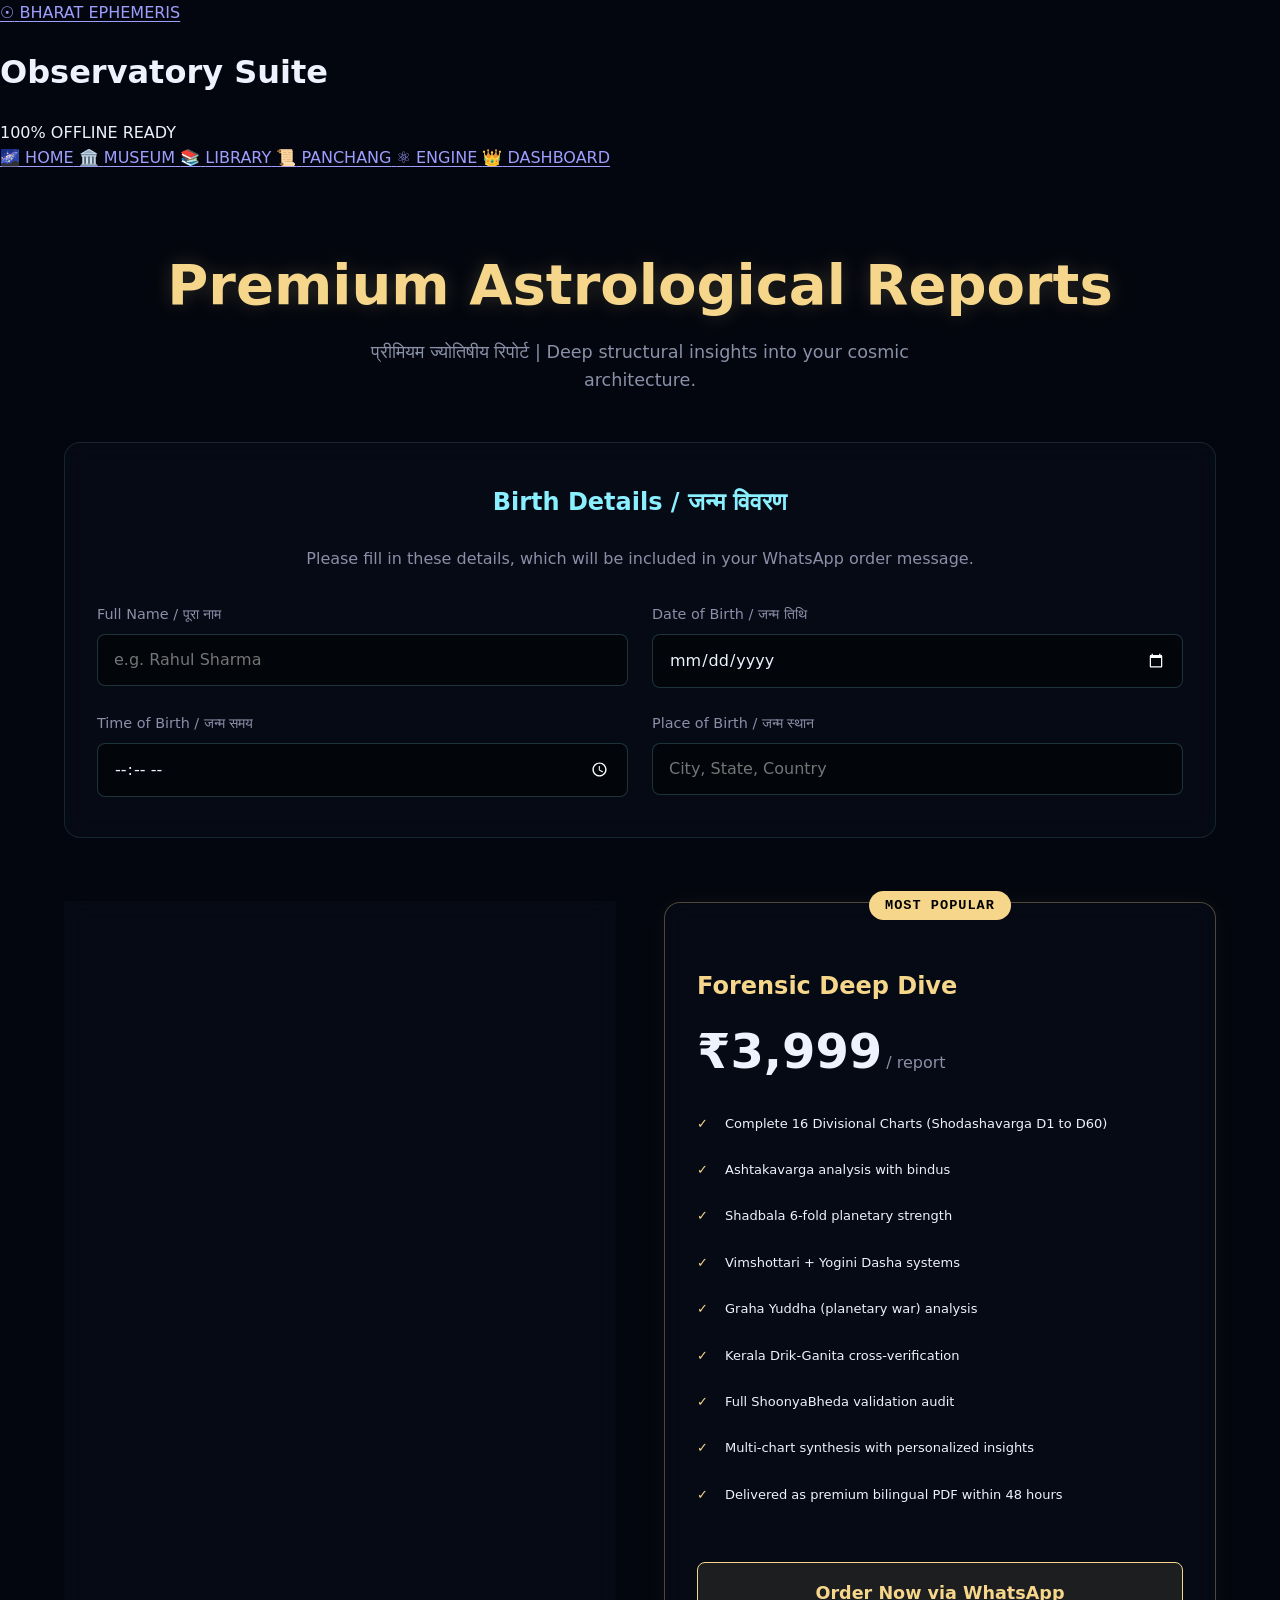
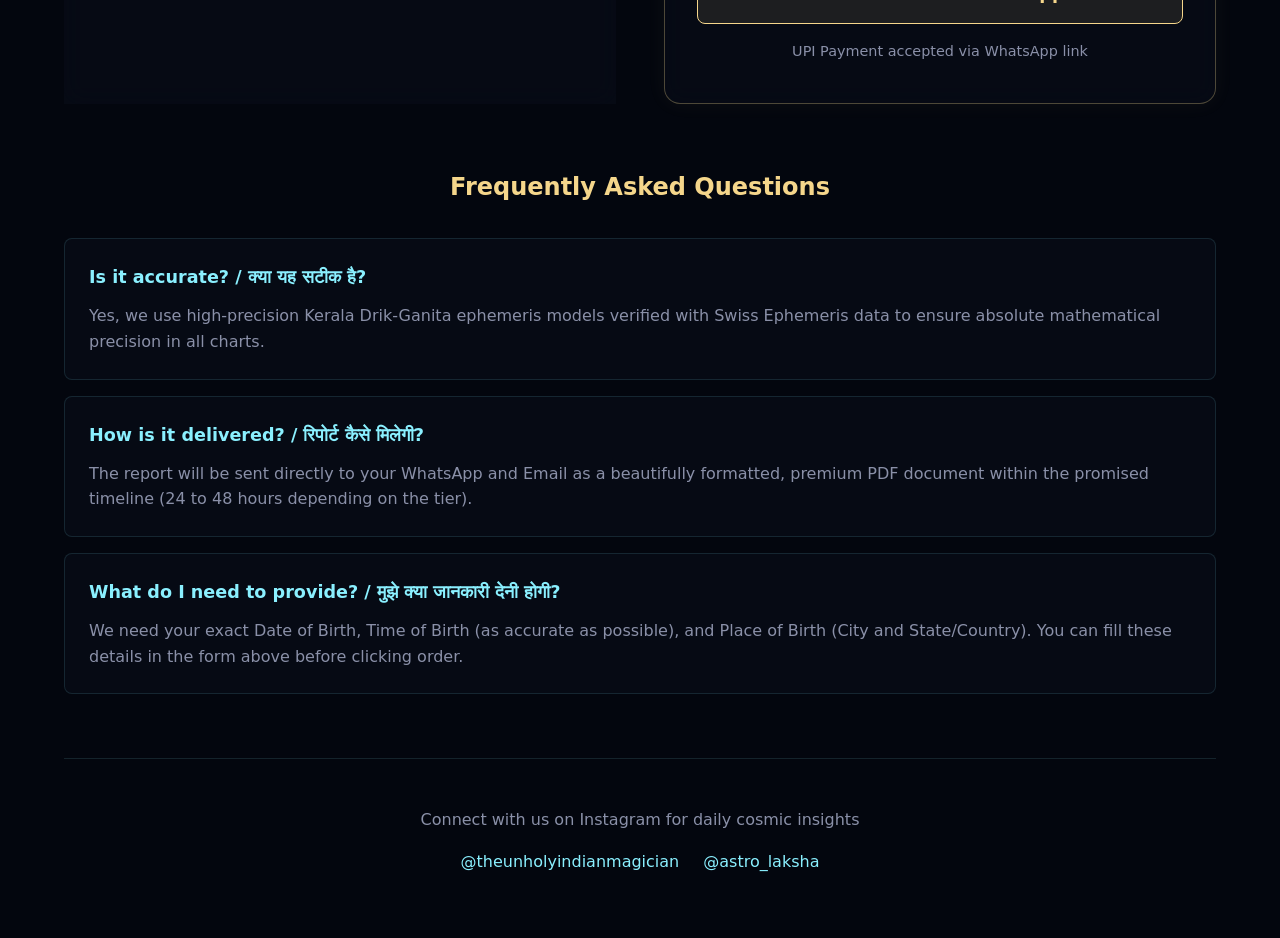
<file: reports.html>
<!DOCTYPE html>
<html lang="hi" dir="ltr">
<head>
    <meta charset="utf-8">
    <meta name="viewport" content="width=device-width, initial-scale=1.0, maximum-scale=5.0">
    <title>Premium Reports | Bharat Ephemeris</title>
    <meta name="description" content="Order premium Vedic astrological reports. Forensic Deep Dive and Cosmic Architecture Kundali analysis.">
    <meta property="og:title" content="Premium Vedic Reports — Bharat Ephemeris"/>
    <meta property="og:description" content="Sub-arcsecond precision Kundali analysis. Cosmic Architecture ₹999 · Forensic Deep Dive ₹3,999"/>
    <meta property="og:image" content="og/reports.png"/>
    <meta property="og:type" content="website"/>
    <meta name="twitter:card" content="summary_large_image"/>
    <meta name="twitter:title" content="Premium Vedic Reports — Bharat Ephemeris"/>
    <meta name="twitter:description" content="Sub-arcsecond precision Kundali analysis. Cosmic Architecture ₹999 · Forensic Deep Dive ₹3,999"/>
    <meta name="twitter:image" content="og/reports.png"/>
    <meta name="theme-color" content="#03060e">
    <link rel="manifest" href="manifest.webmanifest">
    <link rel="stylesheet" href="global.css?v=108">
    <style>
        :root {
            --bg: #03060e;
            --panel: rgba(8,13,25,0.65);
            --cyan: #8af0ff;
            --gold: #f5d68b;
            --green: #6dffba;
            --ink: #eef2ff;
            --soft: #8a90a8;
            --border: rgba(138,240,255,0.12);
        }
        body {
            background-color: var(--bg);
            color: var(--ink);
            font-family: system-ui, -apple-system, sans-serif;
            margin: 0;
            padding: 0;
            line-height: 1.6;
        }
        .container {
            max-width: 1200px;
            margin: 0 auto;
            padding: 2rem 1.5rem;
        }
        header.page-header {
            text-align: center;
            margin-bottom: 3rem;
        }
        .page-header h1 {
            color: var(--gold);
            font-size: clamp(2rem, 5vw, 3.5rem);
            margin-bottom: 0.5rem;
            text-shadow: 0 0 20px rgba(245, 214, 139, 0.2);
        }
        .page-header p {
            color: var(--soft);
            font-size: 1.1rem;
            max-width: 600px;
            margin: 0 auto;
        }
        
        /* Pricing Cards */
        .pricing-grid {
            display: grid;
            grid-template-columns: 1fr;
            gap: 2rem;
            margin-bottom: 4rem;
        }
        @media (min-width: 768px) {
            .pricing-grid {
                grid-template-columns: 1fr 1fr;
                gap: 3rem;
            }
        }
        
        .pricing-card {
            background: var(--panel);
            backdrop-filter: blur(12px);
            -webkit-backdrop-filter: blur(12px);
            border: 1px solid var(--border);
            border-radius: 16px;
            padding: 2.5rem 2rem;
            position: relative;
            transition: transform 0.3s ease, box-shadow 0.3s ease, border-color 0.3s ease;
            display: flex;
            flex-direction: column;
        }
        .pricing-card:hover {
            transform: translateY(-5px);
            box-shadow: 0 10px 30px rgba(138, 240, 255, 0.1);
            border-color: rgba(138,240,255,0.3);
        }
        
        .card-recommended {
            border: 1px solid rgba(245, 214, 139, 0.3);
            box-shadow: 0 0 20px rgba(245, 214, 139, 0.05);
        }
        .card-recommended:hover {
            box-shadow: 0 10px 30px rgba(245, 214, 139, 0.15);
            border-color: rgba(245, 214, 139, 0.5);
        }
        
        .badge {
            position: absolute;
            top: -12px;
            left: 50%;
            transform: translateX(-50%);
            background: var(--gold);
            color: #000;
            padding: 4px 16px;
            border-radius: 20px;
            font-size: 0.85rem;
            font-weight: 700;
            letter-spacing: 1px;
            text-transform: uppercase;
            white-space: nowrap;
        }
        
        .card-title {
            font-size: 1.5rem;
            color: var(--cyan);
            margin-bottom: 0.5rem;
        }
        .card-recommended .card-title {
            color: var(--gold);
        }
        
        .card-price {
            font-size: 3rem;
            font-weight: 700;
            margin-bottom: 1.5rem;
            color: var(--ink);
            display: flex;
            align-items: baseline;
            gap: 0.25rem;
        }
        .card-price span {
            font-size: 1rem;
            color: var(--soft);
            font-weight: 400;
        }
        
        .feature-list {
            list-style: none;
            padding: 0;
            margin: 0 0 2.5rem 0;
            flex-grow: 1;
        }
        .feature-list li {
            margin-bottom: 1rem;
            padding-left: 1.75rem;
            position: relative;
            color: var(--ink);
        }
        .feature-list li::before {
            content: '✓';
            position: absolute;
            left: 0;
            color: var(--cyan);
            font-weight: bold;
        }
        .card-recommended .feature-list li::before {
            color: var(--gold);
        }
        
        .btn-order {
            display: inline-block;
            text-align: center;
            width: 100%;
            padding: 1rem;
            background: rgba(138, 240, 255, 0.1);
            color: var(--cyan);
            border: 1px solid var(--cyan);
            border-radius: 8px;
            text-decoration: none;
            font-weight: 600;
            font-size: 1.1rem;
            transition: all 0.2s;
            cursor: pointer;
            box-sizing: border-box;
        }
        .btn-order:hover {
            background: var(--cyan);
            color: #000;
        }
        
        .card-recommended .btn-order {
            background: rgba(245, 214, 139, 0.1);
            color: var(--gold);
            border-color: var(--gold);
        }
        .card-recommended .btn-order:hover {
            background: var(--gold);
            color: #000;
        }
        
        .upi-section {
            margin-top: 1rem;
            text-align: center;
            font-size: 0.9rem;
            color: var(--soft);
        }

        /* Order Form */
        .order-section {
            background: var(--panel);
            backdrop-filter: blur(12px);
            -webkit-backdrop-filter: blur(12px);
            border: 1px solid var(--border);
            border-radius: 16px;
            padding: 2.5rem 2rem;
            margin-bottom: 4rem;
        }
        .order-section h2 {
            color: var(--cyan);
            margin-top: 0;
            margin-bottom: 1.5rem;
            text-align: center;
        }
        .form-grid {
            display: grid;
            grid-template-columns: 1fr;
            gap: 1.5rem;
        }
        @media (min-width: 768px) {
            .form-grid {
                grid-template-columns: 1fr 1fr;
            }
        }
        .form-group {
            display: flex;
            flex-direction: column;
            gap: 0.5rem;
        }
        .form-group label {
            color: var(--soft);
            font-size: 0.9rem;
        }
        .form-group input, .form-group select {
            background: rgba(0, 0, 0, 0.5);
            border: 1px solid rgba(138,240,255,0.2);
            color: var(--ink);
            padding: 0.75rem 1rem;
            border-radius: 8px;
            font-family: inherit;
            font-size: 1rem;
            outline: none;
            transition: border-color 0.2s;
        }
        .form-group input:focus, .form-group select:focus {
            border-color: var(--cyan);
        }
        
        /* FAQ Section */
        .faq-section {
            margin-bottom: 4rem;
        }
        .faq-section h2 {
            color: var(--gold);
            text-align: center;
            margin-bottom: 2rem;
        }
        .faq-item {
            background: var(--panel);
            border: 1px solid var(--border);
            border-radius: 8px;
            padding: 1.5rem;
            margin-bottom: 1rem;
        }
        .faq-item h3 {
            color: var(--cyan);
            margin-top: 0;
            margin-bottom: 0.75rem;
            font-size: 1.1rem;
        }
        .faq-item p {
            color: var(--soft);
            margin: 0;
        }
        
        /* Footer/Social */
        .social-footer {
            text-align: center;
            padding: 2rem 0;
            border-top: 1px solid var(--border);
            color: var(--soft);
        }
        .social-links {
            display: flex;
            justify-content: center;
            gap: 1.5rem;
            margin-top: 1rem;
        }
        .social-links a {
            color: var(--cyan);
            text-decoration: none;
            transition: color 0.2s;
        }
        .social-links a:hover {
            color: var(--gold);
        }
    </style>
    <!-- Structured Data -->
    <script type="application/ld+json">
    {
      "@context": "https://schema.org",
      "@type": "Product",
      "name": "Forensic Deep Dive Astrological Report",
      "description": "Complete 16 Divisional Charts, Ashtakavarga analysis, Shadbala, and Multi-chart synthesis.",
      "offers": {
        "@type": "Offer",
        "price": "3999",
        "priceCurrency": "INR",
        "availability": "https://schema.org/InStock"
      }
    }
    </script>
</head>
<body>
    <nav id="main-nav" aria-label="Main Navigation">
        <!-- populated by edition-nav-enhancer.js -->
    </nav>

    <div class="container">
        <header class="page-header">
            <h1>Premium Astrological Reports</h1>
            <p>प्रीमियम ज्योतिषीय रिपोर्ट | Deep structural insights into your cosmic architecture.</p>
        </header>

        <section class="order-section" id="order-form-section">
            <h2>Birth Details / जन्म विवरण</h2>
            <p style="text-align: center; color: var(--soft); margin-bottom: 2rem;">Please fill in these details, which will be included in your WhatsApp order message.</p>
            <div class="form-grid">
                <div class="form-group">
                    <label for="fullName">Full Name / पूरा नाम</label>
                    <input type="text" id="fullName" placeholder="e.g. Rahul Sharma" autocomplete="name">
                </div>
                <div class="form-group">
                    <label for="dob">Date of Birth / जन्म तिथि</label>
                    <input type="date" id="dob">
                </div>
                <div class="form-group">
                    <label for="tob">Time of Birth / जन्म समय</label>
                    <input type="time" id="tob">
                </div>
                <div class="form-group">
                    <label for="pob">Place of Birth / जन्म स्थान</label>
                    <input type="text" id="pob" placeholder="City, State, Country">
                </div>
            </div>
        </section>

        <section class="pricing-grid">
            <!-- Card 1 -->
            <div class="pricing-card">
                <h3 class="card-title">Cosmic Architecture</h3>
                <div class="card-price">₹999 <span>/ report</span></div>
                <ul class="feature-list">
                    <li>Complete birth chart (Kundali) analysis</li>
                    <li>D1, D9, D10 divisional charts</li>
                    <li>Nakshatra, Tithi, Yoga analysis</li>
                    <li>Vimshottari Dasha timeline</li>
                    <li>Basic planetary strength overview</li>
                    <li>Delivered as premium PDF within 24 hours</li>
                </ul>
                <a href="#" class="btn-order whatsapp-link" data-report="Cosmic Architecture" data-price="999">Order Now via WhatsApp</a>
                <div class="upi-section">
                    UPI Payment accepted via WhatsApp link
                </div>
            </div>

            <!-- Card 2 -->
            <div class="pricing-card card-recommended">
                <div class="badge">Most Popular</div>
                <h3 class="card-title">Forensic Deep Dive</h3>
                <div class="card-price">₹3,999 <span>/ report</span></div>
                <ul class="feature-list">
                    <li>Complete 16 Divisional Charts (Shodashavarga D1 to D60)</li>
                    <li>Ashtakavarga analysis with bindus</li>
                    <li>Shadbala 6-fold planetary strength</li>
                    <li>Vimshottari + Yogini Dasha systems</li>
                    <li>Graha Yuddha (planetary war) analysis</li>
                    <li>Kerala Drik-Ganita cross-verification</li>
                    <li>Full ShoonyaBheda validation audit</li>
                    <li>Multi-chart synthesis with personalized insights</li>
                    <li>Delivered as premium bilingual PDF within 48 hours</li>
                </ul>
                <a href="#" class="btn-order whatsapp-link" data-report="Forensic Deep Dive" data-price="3999">Order Now via WhatsApp</a>
                <div class="upi-section">
                    UPI Payment accepted via WhatsApp link
                </div>
            </div>
        </section>

        <section class="faq-section">
            <h2>Frequently Asked Questions</h2>
            <div class="faq-item">
                <h3>Is it accurate? / क्या यह सटीक है?</h3>
                <p>Yes, we use high-precision Kerala Drik-Ganita ephemeris models verified with Swiss Ephemeris data to ensure absolute mathematical precision in all charts.</p>
            </div>
            <div class="faq-item">
                <h3>How is it delivered? / रिपोर्ट कैसे मिलेगी?</h3>
                <p>The report will be sent directly to your WhatsApp and Email as a beautifully formatted, premium PDF document within the promised timeline (24 to 48 hours depending on the tier).</p>
            </div>
            <div class="faq-item">
                <h3>What do I need to provide? / मुझे क्या जानकारी देनी होगी?</h3>
                <p>We need your exact Date of Birth, Time of Birth (as accurate as possible), and Place of Birth (City and State/Country). You can fill these details in the form above before clicking order.</p>
            </div>
        </section>

        <footer class="social-footer">
            <p>Connect with us on Instagram for daily cosmic insights</p>
            <div class="social-links">
                <a href="https://instagram.com/theunholyindianmagician" target="_blank" rel="noopener">@theunholyindianmagician</a>
                <a href="https://instagram.com/astro_laksha" target="_blank" rel="noopener">@astro_laksha</a>
            </div>
        </footer>
    </div>

    <script>
        document.addEventListener('DOMContentLoaded', () => {
            const phone = window.whatsappNumber || "917789938993";
            
            document.querySelectorAll('.whatsapp-link').forEach(link => {
                link.addEventListener('click', (e) => {
                    e.preventDefault();
                    const reportName = link.getAttribute('data-report');
                    const price = link.getAttribute('data-price');
                    
                    const name = document.getElementById('fullName').value.trim() || '[Name Not Provided]';
                    const dob = document.getElementById('dob').value || '[DOB Not Provided]';
                    const tob = document.getElementById('tob').value || '[Time Not Provided]';
                    const pob = document.getElementById('pob').value.trim() || '[Place Not Provided]';
                    
                    const text = `Namaste! I would like to order the *${reportName}* report (₹${price}).\n\nHere are my birth details:\nName: ${name}\nDOB: ${dob}\nTime: ${tob}\nPlace: ${pob}\n\nPlease share UPI payment details.`;
                    
                    const encodedText = encodeURIComponent(text);
                    window.open(`https://wa.me/${phone}?text=${encodedText}`, '_blank');
                });
            });
        });
    </script>
    
    <!-- Required Scripts -->
    <script src="global-ui.js"></script>
    <script src="edition-nav-enhancer.js"></script>
    <script>if("serviceWorker" in navigator && location.protocol !== "file:") navigator.serviceWorker.register("sw.js").catch(function(){});</script>
</body>
</html>
</file>
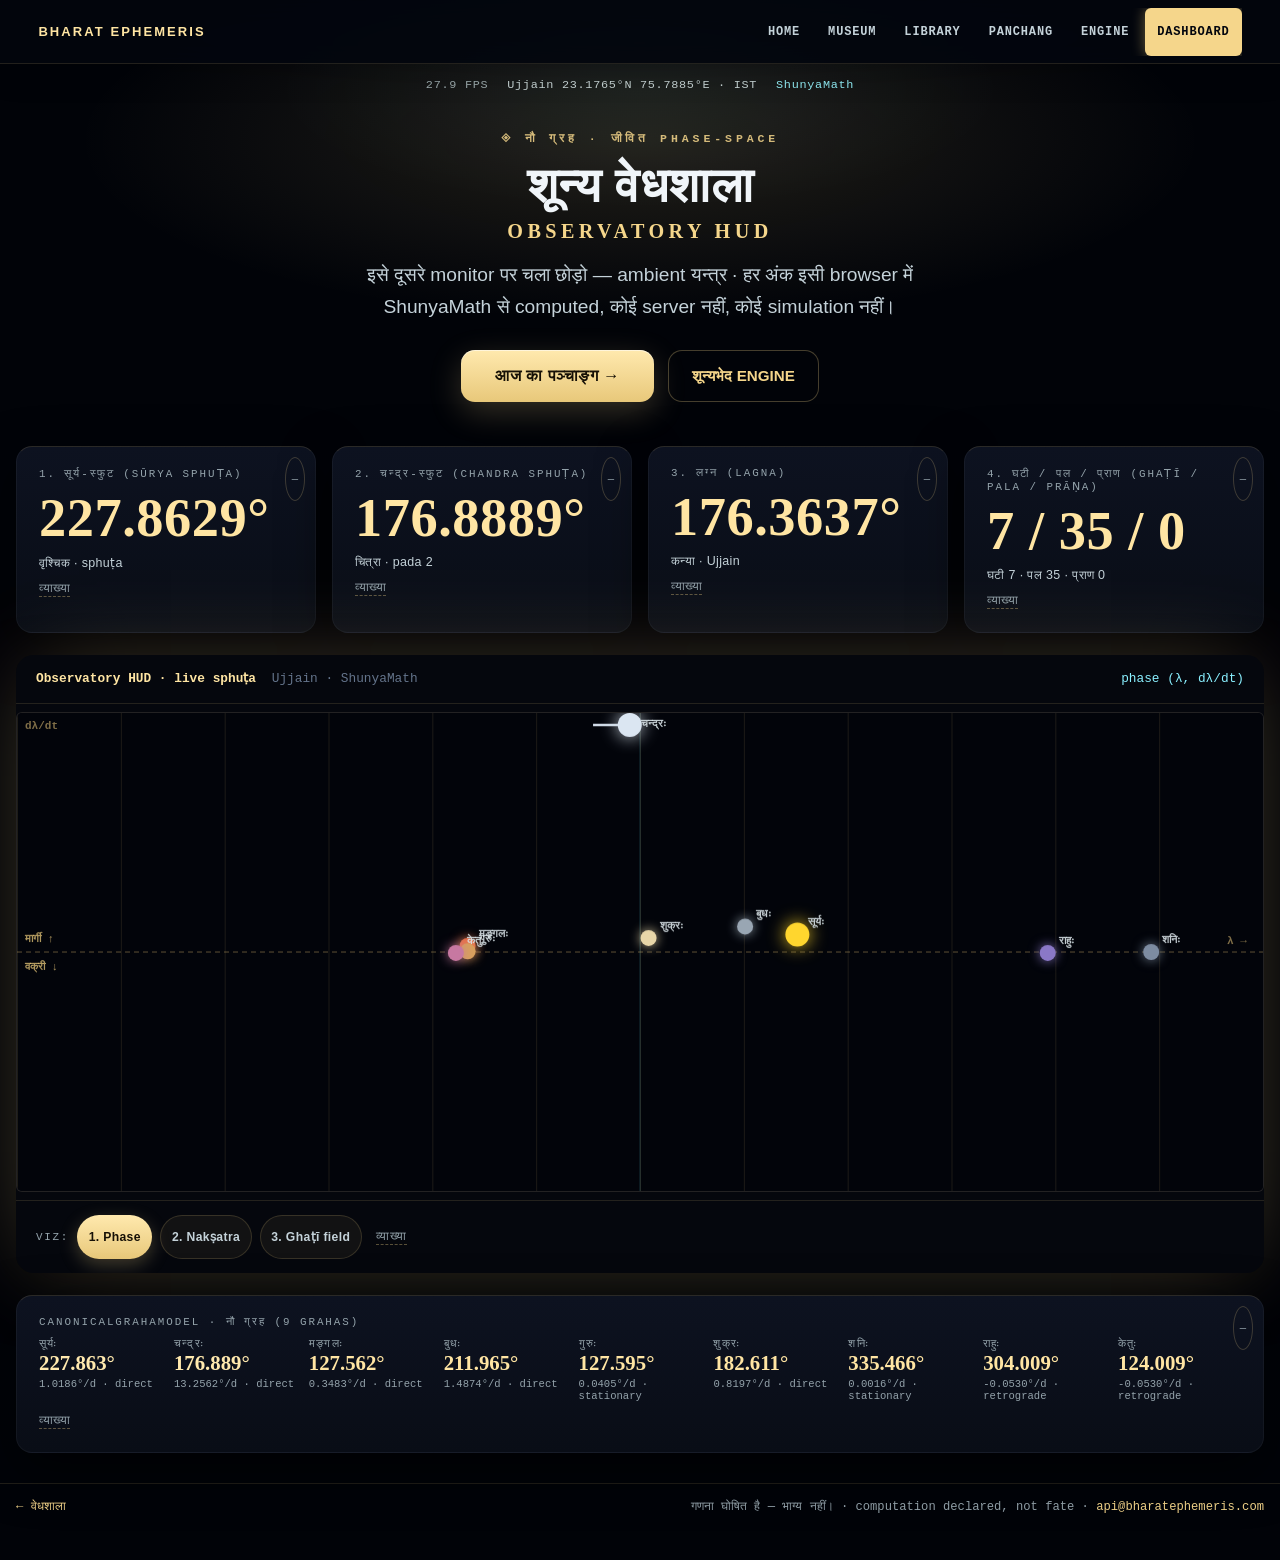
<file: shoonya_sovereign_dashboard.html>
<!DOCTYPE html>
<html lang="en" class="dark">
<head>
  <meta charset="UTF-8">
  <meta name="viewport" content="width=device-width, initial-scale=1.0, viewport-fit=cover">
  <title>शून्य वेधशाला HUD — नौ ग्रह जीवित · Bharat Ephemeris</title>
  <meta name="description" content="शून्य वेधशाला HUD — phase-space में नौ ग्रह जीवित · हर अंक इसी browser में ShunyaMath से computed · दूसरे monitor का ambient यन्त्र · पूर्ण offline।">
  <meta property="og:title" content="शून्य वेधशाला HUD — नौ ग्रह जीवित">
  <meta property="og:description" content="Phase-space में नौ ग्रह · दूसरे monitor का ambient यन्त्र · हर अंक आपके browser में computed — बिना इंटरनेट।">
  <meta property="og:image" content="/og/dashboard.png">
  <meta property="og:type" content="website">
  <meta name="twitter:card" content="summary_large_image">
  <link rel="preconnect" href="https://fonts.googleapis.com">
  <link rel="preconnect" href="https://fonts.gstatic.com" crossorigin>
  <link rel="stylesheet" href="global.css?v=107">
  <link rel="manifest" href="manifest.webmanifest">
  <style>
    /* ═══ DS-v2 visual layer (page-scoped) — one accent language: gold; cyan only for live markers ═══ */
    :root {
      /* legacy var remap → DS tokens (kills rainbow accents without touching markup/JS hooks) */
      --gold-bright: var(--gold-strong);
      --gold-soft: var(--gold);
      --cyan-bright: var(--cyan);
      --cyan-soft: var(--cyan);
      --neon-emerald: var(--gold-strong);
      --neon-rose: var(--gold-strong);
      --font-mono: var(--mono);
    }

    * { box-sizing: border-box; }
    html, body { overflow-x: clip; }

    /* ── sin #2: injected live dock (#page-live-strip) → quiet ribbon2, no boxes.
       Inline styles from page-live.js are overridden here visually; script logic untouched. ── */
    #page-live-strip {
      display: flex !important;
      flex-wrap: wrap !important;
      justify-content: center !important;
      gap: .4em 1.6em !important;
      margin: 14px auto 0 !important;
      font: 500 .72rem var(--mono) !important;
      letter-spacing: .06em;
    }
    #page-live-strip > div {
      border: 0 !important;
      background: none !important;
      padding: 0 !important;
      display: flex;
      gap: .5em;
      align-items: baseline;
    }
    #page-live-strip > div > span {
      display: inline !important;
      color: var(--dim) !important;
      letter-spacing: .14em !important;
      font-weight: 500;
    }
    #page-live-strip strong { color: var(--soft) !important; font-weight: 600; }

    /* ── sin #2: cockpit strip → quiet ribbon2 pattern (dim, centered, no boxes) ── */
    .nav-bar {
      position: static;
      border: 0;
      background: transparent;
      padding: 14px 16px 0;
      display: flex;
      justify-content: center;
    }
    .status-badges {
      display: flex;
      flex-wrap: wrap;
      justify-content: center;
      gap: .4em 1.6em;
      font: 500 .74rem var(--mono);
      letter-spacing: .06em;
      color: var(--dim);
    }
    .badge-pill { padding: 0; border: 0; border-radius: 0; background: none; color: var(--dim); }
    .badge-pill.gold { background: none; border: 0; color: var(--soft); }
    .badge-pill.cyan { background: none; border: 0; color: var(--cyan); } /* live-compute marker */

    .main-container {
      max-width: 1350px;
      margin: 0 auto;
      padding: 0 16px 24px;
      display: flex;
      flex-direction: column;
      gap: 22px;
    }

    /* ── sin #6: hero — compact .ds-hero for inner page ── */
    .hud-head.ds-hero { padding: clamp(1.8rem, 4.5vh, 3rem) 0 1.4rem; }
    .hud-head .ds-display { font-size: clamp(2rem, 4vw, 3rem); }
    .hud-head .ds-kicker { display: block; margin-bottom: 16px; }
    .hud-head .ds-sub { margin: 16px auto 0; }
    .hud-cta {
      display: flex;
      justify-content: center;
      align-items: center;
      flex-wrap: wrap;
      gap: 14px;
      margin-top: 26px;
    }

    /* ── sin #1: layered surface panels, no border-itis ── */
    .glass-card {
      background: linear-gradient(180deg, var(--surface-2), var(--surface-1));
      border: 1px solid rgba(255, 255, 255, .045);
      border-top-color: rgba(245, 214, 139, .14);
      border-radius: 16px;
      box-shadow: var(--shadow-soft);
      padding: 20px 22px;
    }
    .glass-card:hover { border-top-color: rgba(245, 214, 139, .22); }

    .metric-grid {
      display: grid;
      grid-template-columns: repeat(auto-fit, minmax(280px, 1fr));
      gap: 16px;
    }

    /* ── sin #3: display numerals — this page IS the numbers ── */
    .metric-title {
      font: 500 .68rem var(--mono);
      letter-spacing: .18em;
      text-transform: uppercase;
      color: var(--dim);
      margin-bottom: 10px;
    }
    .metric-val.num-display { font-size: clamp(2.3rem, 4.6vw, 3.4rem); }
    .metric-sub {
      font: 500 .78rem var(--dev);
      color: var(--soft);
      margin-top: 8px;
      letter-spacing: .03em;
    }

    /* ── sin #7: canvas center-stage — border off, glow instead ── */
    .viewport-panel {
      position: relative;
      background: var(--surface-0);
      border: 0;
      border-radius: var(--radius-lg);
      overflow: hidden;
      display: flex;
      flex-direction: column;
      box-shadow: 0 0 90px -18px rgba(245, 214, 139, .30), var(--shadow-soft);
    }
    .viewport-header {
      padding: 14px 20px;
      background: transparent;
      border-bottom: 1px solid var(--line);
      display: flex;
      justify-content: space-between;
      align-items: center;
      flex-wrap: wrap;
      gap: 8px;
      font-family: var(--mono);
      font-size: .8rem;
    }

    #telemetryCanvas {
      width: 100%;
      height: 480px;
      display: block;
      background: #02040a;
      cursor: crosshair;
    }

    .control-bar {
      padding: 14px 20px;
      background: transparent;
      border-top: 1px solid var(--line);
      display: flex;
      flex-wrap: wrap;
      gap: 14px;
      align-items: center;
      font-family: var(--mono);
      font-size: .78rem;
    }
    .ctrl-group { display: flex; align-items: center; gap: 8px; flex-wrap: wrap; }
    .ctrl-group label {
      color: var(--dim);
      font: 500 .68rem var(--mono);
      letter-spacing: .16em;
      text-transform: uppercase;
    }

    /* ── sin #4: viz-mode buttons → .chip2 toggle-group, gold-only accent ── */
    .shader-btn {
      display: inline-flex;
      align-items: center;
      gap: .5em;
      padding: .42em .95em;
      border: 0;
      border-radius: 999px;
      background: rgba(245, 214, 139, .05);
      box-shadow: inset 0 0 0 1px rgba(245, 214, 139, .16);
      color: var(--soft);
      font: 600 .76rem var(--dev);
      letter-spacing: .03em;
      cursor: pointer;
      transition: background .18s, color .18s;
      outline: none;
    }
    .shader-btn:hover { background: rgba(245, 214, 139, .10); color: var(--gold); }
    .shader-btn.active {
      background: linear-gradient(180deg, #ffe9ae, #e8c87a);
      color: #161006;
      box-shadow: 0 6px 18px rgba(245, 214, 139, .25);
    }

    /* ── graha grid: serif gold tabular values ── */
    .graha-grid {
      display: grid;
      grid-template-columns: repeat(auto-fit, minmax(120px, 1fr));
      gap: 14px 12px;
    }
    .graha-cell .g-name {
      color: var(--dim);
      font: 500 .66rem var(--mono);
      letter-spacing: .12em;
      text-transform: uppercase;
    }
    .graha-cell .g-val {
      font-family: var(--ser);
      font-variant-numeric: tabular-nums lining-nums;
      font-weight: 600;
      font-size: 1.3rem;
      line-height: 1.25;
      color: var(--gold-strong);
    }
    .graha-cell .g-sub { color: var(--dim); font: 500 .66rem var(--mono); margin-top: 2px; }
    .graha-cell.hot .g-val { color: #ffe9ae; }

    /* ── sin #2/#4: व्याख्या tooltip → quiet dashed link, no cyan box ── */
    .hud-tip {
      display: inline-block;
      margin-top: 12px;
      padding: 0 0 1px;
      border: 0;
      border-bottom: 1px dashed rgba(245, 214, 139, .35);
      border-radius: 0;
      color: var(--dim);
      font: 500 .72rem var(--dev);
      letter-spacing: .05em;
      cursor: help;
      user-select: none;
    }
    .hud-tip:hover, .hud-tip:focus {
      border-bottom-color: var(--gold);
      color: var(--gold);
      outline: none;
    }
    .hud-tip-text {
      display: none;
      margin-top: 8px;
      padding: 10px 12px;
      border-left: 2px solid rgba(245, 214, 139, .4);
      border-bottom: 0;
      background: var(--surface-0);
      border-radius: 0 10px 10px 0;
      color: var(--soft);
      font: 400 .78rem/1.6 var(--dev);
      letter-spacing: normal;
      white-space: normal;
      cursor: auto;
    }
    .hud-tip:hover .hud-tip-text, .hud-tip:focus .hud-tip-text { display: block; }

    /* ── minimize control → small ghost variant (min-icons keeps it 20px top-right) ── */
    .min-icons .btn-panel-minimize {
      background: transparent;
      border: 1px solid rgba(245, 214, 139, .22);
      color: var(--dim);
    }
    .min-icons .btn-panel-minimize:hover {
      background: rgba(245, 214, 139, .08);
      color: var(--gold);
      box-shadow: none;
      font-weight: 400;
    }

    /* ── footer — quiet identity line ── */
    .hud-foot {
      max-width: 1350px;
      margin: 6px auto 30px;
      padding: 16px;
      display: flex;
      flex-wrap: wrap;
      gap: 10px 18px;
      align-items: center;
      justify-content: space-between;
      border-top: 1px solid var(--line);
      font: 500 .76rem var(--mono);
      color: var(--dim);
    }
    .hud-foot a { color: var(--gold); text-decoration: none; }
    .hud-foot a:hover { text-decoration: underline; }

    @media (max-width: 640px) {
      #telemetryCanvas { height: 360px; }
      .metric-val.num-display { font-size: clamp(2rem, 9vw, 2.6rem); }
    }
  @media(max-width:768px){.ribbon2 span:nth-child(n+4), [data-ribbon-extra]{display:none}}
</style>
  <script src="global-ui.js?v=101"></script>
  <script src="math-core.js?v=101"></script>
  <script src="field-gl.js?v=113"></script>
  <script src="page-live.js?v=107"></script>
</head>
<body class="utility-page min-icons">
<a href="#main-content" class="skip-link sr-only focus:not-sr-only">Skip to main content</a>
<nav class="bharat-nav" aria-label="Primary navigation">
  <a href="index.html" class="bharat-brand">BHARAT EPHEMERIS</a>
  <div class="bharat-links">
    <a href="index.html" id="nav-home">HOME</a>
    <a href="museum.html" id="nav-museum">MUSEUM</a>
    <a href="library.html" id="nav-library">LIBRARY</a>
    <a href="panchang.html" id="nav-panchang">PANCHANG</a>
    <a href="shunyabheda.html" id="nav-engine">ENGINE</a>
    <a href="shoonya_sovereign_dashboard.html" id="nav-dashboard" class="active" aria-current="page">DASHBOARD</a>
  </div>
</nav>
  <header class="nav-bar" style="position:static;border:0;background:transparent">
    <div class="status-badges">
      <span class="badge-pill" id="fpsBadge">— FPS</span>
      <span class="badge-pill gold" id="siteBadge">Ujjain 23.1765°N 75.7885°E · IST</span>
      <span class="badge-pill cyan" id="coreBadge">ShunyaMath</span>
    </div>
  </header>

  <main class="main-container" id="main-content" tabindex="-1">

    <header class="hud-head ds-hero">
      <span class="ds-kicker">◈ नौ ग्रह · जीवित PHASE-SPACE</span>
      <h1 class="ds-display">शून्य वेधशाला<span class="en">OBSERVATORY HUD</span></h1>
      <p class="hud-pos ds-sub">इसे दूसरे monitor पर चला छोड़ो — ambient यन्त्र · हर अंक इसी browser में ShunyaMath से computed, कोई server नहीं, कोई simulation नहीं।</p>
      <div class="hud-cta">
        <a class="btn-gold" href="panchang.html">आज का पञ्चाङ्ग →</a>
        <a class="btn-ghost2" href="shunyabheda.html">शून्यभेद ENGINE</a>
      </div>
    </header>

    <div class="metric-grid">
      <div class="glass-card panel">
        <button type="button" class="btn-panel-minimize" onclick="toggleSectionCollapse(this)">— Minimize</button>
        <div class="panel-body-collapsible">
          <div class="metric-title">1. सूर्य-स्फुट (Sūrya sphuṭa)</div>
          <div class="metric-val num-display" id="suryaVal">—</div>
          <div class="metric-sub" id="suryaSub">rāśi · Ujjain</div>
          <span class="hud-tip" tabindex="0">व्याख्या<span class="hud-tip-text">स्फुट = निरयण भोगांश — मेष 0° से ग्रह की वास्तविक कोणीय स्थिति (चित्रा-पक्ष अयनांश)। सूर्य-स्फुट से ही राशि-मास व अयन गिने जाते हैं।</span></span>
        </div>
      </div>

      <div class="glass-card panel">
        <button type="button" class="btn-panel-minimize" onclick="toggleSectionCollapse(this)">— Minimize</button>
        <div class="panel-body-collapsible">
          <div class="metric-title">2. चन्द्र-स्फुट (Chandra sphuṭa)</div>
          <div class="metric-val num-display" id="chandraVal">—</div>
          <div class="metric-sub" id="chandraSub">nakṣatra · pada</div>
          <span class="hud-tip" tabindex="0">व्याख्या<span class="hud-tip-text">चन्द्र-स्फुट से नक्षत्र मिलता है — 360° ÷ 27 = 13°20′ प्रति नक्षत्र, हर नक्षत्र के 4 पाद। चन्द्र सबसे तीव्र ग्रह है — तिथि इसी की सूर्य से दूरी (÷12°) से।</span></span>
        </div>
      </div>

      <div class="glass-card panel">
        <button type="button" class="btn-panel-minimize" onclick="toggleSectionCollapse(this)">— Minimize</button>
        <div class="panel-body-collapsible">
          <div class="metric-title">3. लग्न (Lagna)</div>
          <div class="metric-val num-display" id="lagnaVal">—</div>
          <div class="metric-sub" id="lagnaSub">rāśi · Ujjain horizon</div>
          <span class="hud-tip" tabindex="0">व्याख्या<span class="hud-tip-text">लग्न = पूर्व क्षितिज पर इसी क्षण उदित होता क्रान्तिवृत्त-बिन्दु — उज्जयिनी के अक्षांश-देशान्तर से प्रति-क्षण computed; लगभग हर 2 घण्टे में राशि बदलती है।</span></span>
        </div>
      </div>

      <div class="glass-card panel">
        <button type="button" class="btn-panel-minimize" onclick="toggleSectionCollapse(this)">— Minimize</button>
        <div class="panel-body-collapsible">
          <div class="metric-title">4. घटी / पल / प्राण (Ghaṭī / pala / prāṇa)</div>
          <div class="metric-val num-display" id="ghatiVal">—</div>
          <div class="metric-sub" id="ghatiSub">civil IST radix</div>
          <span class="hud-tip" tabindex="0">व्याख्या<span class="hud-tip-text">1 दिन = 60 घटी · 1 घटी = 60 पल · 1 पल = 6 प्राण (कुल 21,600 प्राण = श्वास-संख्या)। यह गिनती नागरिक IST मध्यरात्रि से है।</span></span>
        </div>
      </div>
    </div>

    <div class="viewport-panel">
      <div class="viewport-header">
        <div>
          <strong style="color: var(--gold-bright);">Observatory HUD · live sphuṭa</strong>
          <span style="color: #64748b; margin-left: 8px;">Ujjain · ShunyaMath</span>
        </div>
        <div style="color: var(--cyan-soft);" id="pointsCountLabel">phase (λ, dλ/dt)</div>
      </div>

      <canvas id="telemetryCanvas"></canvas>

      <div class="control-bar">
        <div class="ctrl-group">
          <label>Viz:</label>
          <button id="btnViz0" type="button" class="shader-btn active">1. Phase</button>
          <button id="btnViz1" type="button" class="shader-btn">2. Nakṣatra</button>
          <button id="btnViz2" type="button" class="shader-btn">3. Ghaṭī field</button>
        </div>
        <span class="hud-tip" tabindex="0" style="margin-top:0;">व्याख्या<span class="hud-tip-text">Phase-space: x-अक्ष = भोगांश λ (0–360°) · y-अक्ष = दैनिक गति dλ/dt। बीच की सुनहरी रेखा शून्य-गति है — उसके नीचे ग्रह वक्री, ऊपर मार्गी।</span></span>
      </div>
    </div>

    <div class="glass-card panel">
      <button type="button" class="btn-panel-minimize" onclick="toggleSectionCollapse(this)">— Minimize</button>
      <div class="panel-body-collapsible">
        <div class="metric-title" style="margin-bottom:10px;">canonicalGrahaModel · नौ ग्रह (9 grahas)</div>
        <div class="graha-grid" id="grahaGrid"></div>
        <span class="hud-tip" tabindex="0">व्याख्या<span class="hud-tip-text">ऋण-गति = वक्री — पृथ्वी से देखने पर ग्रह उल्टा चलता दिखता है (तात्कालिक गति &lt; 0)। धन-गति = मार्गी। हर ग्रह-cell पर hover करो — उसकी अपनी व्याख्या मिलेगी।</span></span>
      </div>
    </div>

  </main>

  <footer class="hud-foot">
    <a class="hud-back" href="index.html">← वेधशाला</a>
    <span>गणना घोषित है — भाग्य नहीं। · computation declared, not fate · <a href="mailto:api@bharatephemeris.com">api@bharatephemeris.com</a></span>
  </footer>

  <script>
    (function () {
      const LAT = 23.1765;
      const LON = 75.7885;
      const TZ = 5.5;
      const M = globalThis.ShunyaMath;
      const RASHI = (M && M.RASHI_SA) || ["मेष", "वृषभ", "मिथुन", "कर्क", "सिंह", "कन्या", "तुला", "वृश्चिक", "धनु", "मकर", "कुंभ", "मीन"];
      const NAK = (M && M.NAKSHATRA_NAMES) || [];
      const HOT = { surya: 1, candra: 1, chandra: 1 };
      const COL = {
        surya: [1.00, 0.84, 0.18, 1],
        candra: [0.86, 0.90, 0.95, 1],
        chandra: [0.86, 0.90, 0.95, 1],
        mangala: [0.91, 0.42, 0.29, 1],
        budha: [0.60, 0.65, 0.70, 1],
        guru: [0.85, 0.63, 0.36, 1],
        shukra: [0.91, 0.84, 0.66, 1],
        shani: [0.49, 0.55, 0.63, 1],
        rahu: [0.54, 0.47, 0.78, 1],
        ketu: [0.78, 0.47, 0.63, 1]
      };
      // व्याख्या (VYAKHYA) — स्थिर परिभाषा-strings, कोई नई गणना नहीं
      const GRAHA_TIP = {
        surya: "सूर्यः (Sun) — सदा मार्गी; राशि-मास व अयन इसी के स्फुट से गिने जाते हैं।",
        candra: "चन्द्रः (Moon) — सबसे तीव्र ग्रह; नक्षत्र व तिथि इसी की गति से बनते हैं।",
        chandra: "चन्द्रः (Moon) — सबसे तीव्र ग्रह; नक्षत्र व तिथि इसी की गति से बनते हैं।",
        mangala: "मङ्गलः (Mars) — बाह्य ग्रह; पृथ्वी के आगे निकलने पर वक्री दिखता है।",
        budha: "बुधः (Mercury) — सूर्य के सबसे निकट; वर्ष में कई बार वक्री दिखता है।",
        guru: "गुरुः (Jupiter) — मन्द बाह्य ग्रह; लगभग एक राशि प्रति वर्ष चलता है।",
        shukra: "शुक्रः (Venus) — भीतरी ग्रह; सूर्य से सीमित दूरी में आगे-पीछे झूलता है।",
        shani: "शनिः (Saturn) — सबसे मन्द दृश्य ग्रह; एक राशि में लगभग ढाई वर्ष।",
        rahu: "राहुः — चन्द्रपथ व क्रान्तिवृत्त का आरोही पात (node); सदा वक्री गिना जाता है।",
        ketu: "केतुः — अवरोही पात, राहु से ठीक 180° पर।"
      };

      const canvas = document.getElementById("telemetryCanvas");
      const ctx2 = canvas.getContext("2d");
      const btnViz0 = document.getElementById("btnViz0");
      const btnViz1 = document.getElementById("btnViz1");
      const btnViz2 = document.getElementById("btnViz2");
      const shaderBtns = [btnViz0, btnViz1, btnViz2];
      const MODE_LABEL = ["phase (λ, dλ/dt)", "27×4 nakṣatra · pada", "5-ring ghaṭī field"];

      let vizMode = 0;
      let live = {
        jd: 0,
        p: null,
        grahas: [],
        vels: [],
        nak: 0,
        pada: 1,
        ghati: 0,
        pala: 0,
        prana: 0
      };
      const TRAIL = 220;
      const trails = [];
      for (let i = 0; i < 9; i++) trails.push([]);

      function rashiOf(deg) {
        return RASHI[Math.floor(((Number(deg) % 360) + 360) % 360 / 30) % 12] || "—";
      }

      function nowJd() {
        const utc = new Date(Date.now() + TZ * 3600000);
        const date = utc.toISOString().slice(0, 10);
        const time = utc.toISOString().slice(11, 19);
        if (!M || typeof M.gregorianToJulianDay !== "function") return null;
        return { date: date, time: time, jd: M.gregorianToJulianDay(date, time, TZ) };
      }

      function civilRadix() {
        const ms = (Date.now() + TZ * 3600000) % 86400000;
        return {
          ghati: Math.floor(ms / 1440000),
          pala: Math.floor((ms % 1440000) / 24000),
          prana: Math.floor((ms % 24000) / 4000)
        };
      }

      function setText(id, v) {
        const n = document.getElementById(id);
        if (n) n.textContent = v;
      }

      function mapPhase(lam, speed, maxSp) {
        const x = (((((lam % 360) + 360) % 360) / 360) * 1.9) - 0.95;
        const y = maxSp > 0 ? (speed / maxSp) * 0.95 : Math.sin(lam * Math.PI / 180) * 0.95;
        return [x, y];
      }

      function refreshMath() {
        if (!M || typeof M.panchangExtended !== "function") return;
        const stamp = nowJd();
        if (!stamp) return;
        let p, grahas, vels;
        try {
          p = M.panchangExtended(stamp.jd, LAT, LON, TZ);
          grahas = M.canonicalGrahaModel ? M.canonicalGrahaModel(stamp.jd) : [];
          vels = (typeof M.computePlanetaryVelocities === "function")
            ? M.computePlanetaryVelocities(stamp.jd)
            : [];
        } catch (err) {
          console.error(err);
          return;
        }
        live.jd = stamp.jd;
        live.p = p;
        live.grahas = grahas;
        live.vels = vels;
        live.nak = Number(p.nakshatraIndex) || 0;
        live.pada = Number(p.nakshatraPada) || 1;

        const sun = grahas.find(function (g) { return g.key === "surya"; });
        const moon = grahas.find(function (g) { return g.key === "candra" || g.key === "chandra"; });
        const suryaDeg = sun ? Number(sun.longitude) : Number(p.surya);
        const chandraDeg = moon ? Number(moon.longitude) : Number(p.chandra);
        setText("suryaVal", suryaDeg.toFixed(4) + "°");
        setText("suryaSub", rashiOf(suryaDeg) + " · sphuṭa");
        setText("chandraVal", chandraDeg.toFixed(4) + "°");
        setText("chandraSub", (p.nakshatraName || NAK[live.nak] || "—") + " · pada " + live.pada);
        setText("lagnaVal", Number(p.lagna).toFixed(4) + "°");
        setText("lagnaSub", (p.lagnaRashiSa || rashiOf(p.lagna)) + " · Ujjain");

        const grid = document.getElementById("grahaGrid");
        if (grid) {
          grid.innerHTML = grahas.slice(0, 9).map(function (g, i) {
            const v = vels[i];
            const spd = v ? v.speedDegDay : Math.sin(Number(g.longitude) * Math.PI / 180);
            const mot = v ? v.motionState : "";
            const hot = HOT[g.key] ? " hot" : "";
            const tip = GRAHA_TIP[g.key] || "";
            return "<div class='graha-cell" + hot + "' title='" + tip + "'><div class='g-name'>" + (g.sa || g.key) + "</div><div class='g-val'>" + Number(g.longitude).toFixed(3) + "°</div><div class='g-sub'>" + (v ? spd.toFixed(4) + "°/d · " + mot : "sin λ") + "</div></div>";
          }).join("");
        }

        if (globalThis.FieldGL && globalThis.FieldGL.push) {
          globalThis.FieldGL.push({
            ghati: live.ghati,
            vighati: live.pala,
            tithi: p.tithiIndex,
            nak: live.nak,
            masa: p.sauraMasaIndex,
            lambda: grahas.slice(0, 9).map(function (g) { return Number(g.longitude) || 0; })
          });
        }

        if (!trails[0].length) seedTrails();
      }

      function seedTrails() {
        const grahas = live.grahas;
        const vels = live.vels;
        if (!grahas.length) return;
        let maxSp = 1;
        if (vels.length) {
          maxSp = Math.max(1, ...vels.map(function (v) { return Math.abs(v.speedDegDay); }));
        }
        for (let i = 0; i < 9; i++) {
          const g = grahas[i];
          if (!g) continue;
          const lam0 = Number(g.longitude);
          const spd = vels[i] ? vels[i].speedDegDay : Math.sin(lam0 * Math.PI / 180);
          const buf = [];
          for (let t = TRAIL - 1; t >= 0; t--) {
            const lam = vels[i]
              ? (((lam0 - spd * (t / TRAIL) * 0.85) % 360) + 360) % 360
              : lam0 + t * 1.6;
            buf.push(mapPhase(lam, vels[i] ? spd : Math.sin(lam * Math.PI / 180), maxSp));
          }
          trails[i] = buf;
        }
      }

      function advanceTrails() {
        const grahas = live.grahas;
        const vels = live.vels;
        if (!grahas.length) return;
        let maxSp = 1;
        if (vels.length) {
          maxSp = Math.max(1, ...vels.map(function (v) { return Math.abs(v.speedDegDay); }));
        }
        for (let i = 0; i < 9; i++) {
          const g = grahas[i];
          if (!g) continue;
          const lam = Number(g.longitude);
          const spd = vels[i] ? vels[i].speedDegDay : Math.sin(lam * Math.PI / 180);
          const pt = mapPhase(lam, spd, maxSp);
          const buf = trails[i];
          const last = buf[buf.length - 1];
          if (!last || last[0] !== pt[0] || last[1] !== pt[1]) {
            buf.push(pt);
            if (buf.length > TRAIL) buf.shift();
          }
        }
      }

      function paintGhati() {
        const c = civilRadix();
        live.ghati = c.ghati;
        live.pala = c.pala;
        live.prana = c.prana;
        setText("ghatiVal", c.ghati + " / " + c.pala + " / " + c.prana);
        setText("ghatiSub", "घटी " + c.ghati + " · पल " + c.pala + " · प्राण " + c.prana);
      }

      function setVizMode(mode, activeBtn) {
        vizMode = mode;
        shaderBtns.forEach(function (b) { if (b) b.classList.remove("active"); });
        if (activeBtn) activeBtn.classList.add("active");
        setText("pointsCountLabel", MODE_LABEL[mode] || "");
      }

      if (btnViz0) btnViz0.addEventListener("click", function () { setVizMode(0, btnViz0); });
      if (btnViz1) btnViz1.addEventListener("click", function () { setVizMode(1, btnViz1); });
      if (btnViz2) btnViz2.addEventListener("click", function () { setVizMode(2, btnViz2); });

      function resizeCanvas() {
        const dpr = Math.min(window.devicePixelRatio || 1, 2);
        const w = Math.max(2, Math.floor((canvas.clientWidth || 640) * dpr));
        const h = Math.max(2, Math.floor(Math.max(canvas.clientHeight, 480) * dpr));
        if (canvas.width !== w || canvas.height !== h) {
          canvas.width = w;
          canvas.height = h;
        }
        return { w: w, h: h, dpr: dpr };
      }
      window.addEventListener("resize", resizeCanvas);

      function toPx(x, y, w, h) {
        return [(x + 1) * 0.5 * w, (1 - y) * 0.5 * h];
      }

      function rgb(rgba) {
        return "rgba(" + Math.round(rgba[0] * 255) + "," + Math.round(rgba[1] * 255) + "," + Math.round(rgba[2] * 255) + "," + rgba[3] + ")";
      }

      function drawPhase(w, h) {
        ctx2.strokeStyle = "rgba(95,211,232,.22)";
        ctx2.lineWidth = 1;
        ctx2.beginPath();
        ctx2.moveTo(w / 2, 0); ctx2.lineTo(w / 2, h);
        ctx2.stroke();
        for (let i = 0; i <= 12; i++) {
          const x = (i / 12) * w;
          ctx2.fillStyle = "rgba(234,201,123,.12)";
          ctx2.fillRect(x, 0, 1, h);
        }
        // zero-velocity रेखा (dλ/dt = 0): नीचे वक्री, ऊपर मार्गी
        ctx2.strokeStyle = "rgba(234,201,123,.4)";
        ctx2.setLineDash([5, 4]);
        ctx2.beginPath();
        ctx2.moveTo(0, h / 2); ctx2.lineTo(w, h / 2);
        ctx2.stroke();
        ctx2.setLineDash([]);
        ctx2.fillStyle = "rgba(234,201,123,.75)";
        ctx2.font = "600 11px ui-monospace,monospace";
        ctx2.fillText("मार्गी ↑", 8, h / 2 - 10);
        ctx2.fillText("वक्री ↓", 8, h / 2 + 18);
        for (let i = 0; i < 9; i++) {
          const bufT = trails[i];
          const g = live.grahas[i];
          const key = g ? g.key : "";
          const rgba = COL[key] || [0, 0.95, 0.99, 0.85];
          const hot = HOT[key];
          if (!bufT.length) continue;
          ctx2.beginPath();
          bufT.forEach(function (pt, t) {
            const p = toPx(pt[0], pt[1], w, h);
            if (t === 0) ctx2.moveTo(p[0], p[1]);
            else ctx2.lineTo(p[0], p[1]);
          });
          ctx2.strokeStyle = rgb([rgba[0], rgba[1], rgba[2], hot ? 0.95 : 0.55]);
          ctx2.lineWidth = hot ? 2.4 : 1.3;
          ctx2.stroke();
          const last = toPx(bufT[bufT.length - 1][0], bufT[bufT.length - 1][1], w, h);
          ctx2.beginPath();
          ctx2.arc(last[0], last[1], hot ? 12 : 8, 0, Math.PI * 2);
          ctx2.fillStyle = rgb(rgba);
          ctx2.shadowColor = rgb([rgba[0], rgba[1], rgba[2], 0.9]);
          ctx2.shadowBlur = hot ? 18 : 12;
          ctx2.fill();
          ctx2.shadowBlur = 0;
          ctx2.fillStyle = "rgba(220,230,234,.88)";
          ctx2.font = "600 11px ui-monospace,monospace";
          const lx = Math.min(last[0] + 11, w - 64);
          const ly = Math.max(last[1] - 9, 14);
          ctx2.fillText((g && (g.sa || g.key)) || "", lx, ly);
        }
        ctx2.fillStyle = "rgba(234,201,123,.55)";
        ctx2.font = "600 11px ui-monospace,monospace";
        ctx2.fillText("λ →", w - 36, h / 2 - 8);
        ctx2.fillText("dλ/dt", 8, 16);
      }

      function drawGrid(w, h) {
        const pad = 16;
        const cw = (w - pad * 2) / 27;
        const ch = (h - pad * 2) / 4;
        for (let col = 0; col < 27; col++) {
          for (let row = 0; row < 4; row++) {
            const x = pad + col * cw;
            const y = pad + row * ch;
            const on = (col === live.nak && (row + 1) === live.pada);
            ctx2.fillStyle = on ? "rgba(255,212,46,.92)" : "rgba(20,107,122,.55)";
            ctx2.fillRect(x + 2, y + 2, cw - 4, ch - 4);
            if (row === 0) {
              ctx2.fillStyle = on ? "#1a1408" : "rgba(220,230,234,.7)";
              ctx2.font = "600 9px ui-monospace,monospace";
              ctx2.textAlign = "center";
              ctx2.fillText(String(col + 1), x + cw / 2, y + 14);
            }
          }
        }
        ctx2.textAlign = "left";
      }

      function drawRings(w, h) {
        const cx = w / 2, cy = h / 2, R = Math.min(w, h) * 0.46;
        const rings = [
          { count: 12, hot: live.p && live.p.sauraMasaIndex != null ? live.p.sauraMasaIndex : 0, r: 0.95 },
          { count: 30, hot: live.p && live.p.tithiIndex != null ? live.p.tithiIndex : 0, r: 0.78 },
          { count: 27, hot: live.nak, r: 0.62 },
          { count: 60, hot: live.ghati, r: 0.46 },
          { count: 60, hot: live.pala, r: 0.30 }
        ];
        rings.forEach(function (ring) {
          for (let i = 0; i < ring.count; i++) {
            const ang = (i / ring.count) * Math.PI * 2 - Math.PI / 2;
            const x = cx + Math.cos(ang) * R * ring.r;
            const y = cy + Math.sin(ang) * R * ring.r;
            const near = Math.abs(((i - ring.hot + ring.count * 0.5) % ring.count) - ring.count * 0.5);
            const gold = Math.exp(-near * near * 0.18);
            ctx2.beginPath();
            ctx2.arc(x, y, gold > 0.55 ? 5 : 2.2, 0, Math.PI * 2);
            ctx2.fillStyle = gold > 0.4 ? "rgba(255,212,46,.95)" : "rgba(31,140,158,.7)";
            ctx2.fill();
          }
        });
        ctx2.beginPath();
        ctx2.arc(cx, cy, 8, 0, Math.PI * 2);
        ctx2.fillStyle = "#ffd46e";
        ctx2.fill();
      }

      let frames = 0;
      let fpsT = performance.now();

      function render(now) {
        requestAnimationFrame(render);
        frames++;
        if (now - fpsT >= 1000) {
          const fps = (frames * 1000) / (now - fpsT);
          setText("fpsBadge", fps.toFixed(1) + " FPS");
          frames = 0;
          fpsT = now;
        }
        advanceTrails();
        if (!ctx2) return;
        const dim = resizeCanvas();
        ctx2.setTransform(1, 0, 0, 1, 0, 0);
        ctx2.fillStyle = "#02040a";
        ctx2.fillRect(0, 0, dim.w, dim.h);
        if (vizMode === 0) drawPhase(dim.w, dim.h);
        else if (vizMode === 1) drawGrid(dim.w, dim.h);
        else drawRings(dim.w, dim.h);
      }

      paintGhati();
      refreshMath();
      setInterval(refreshMath, 1000);
      setInterval(paintGhati, 250);
      requestAnimationFrame(render);
    })();
  </script>    <script>if("serviceWorker" in navigator && location.protocol !== "file:") navigator.serviceWorker.register("sw.js").catch(function(){});</script>

<script>
// WCAG 2.1 AAA Keyboard Focus & Escape Key Management
(function() {
    document.addEventListener('keydown', function(e) {
        if (e.key === 'Escape' || e.key === 'Esc') {
            // Dismiss open drawers/modals/popups
            var activeDrawers = document.querySelectorAll('.drawer[data-open=1], .drawer.active, [role=dialog][data-open=1], .modal-backdrop');
            activeDrawers.forEach(function(el) {
                if (el.style) el.style.display = 'none';
                el.removeAttribute('data-open');
                el.classList.remove('active');
            });
        }
    });
})();
</script>

</body>
</html>
</file>
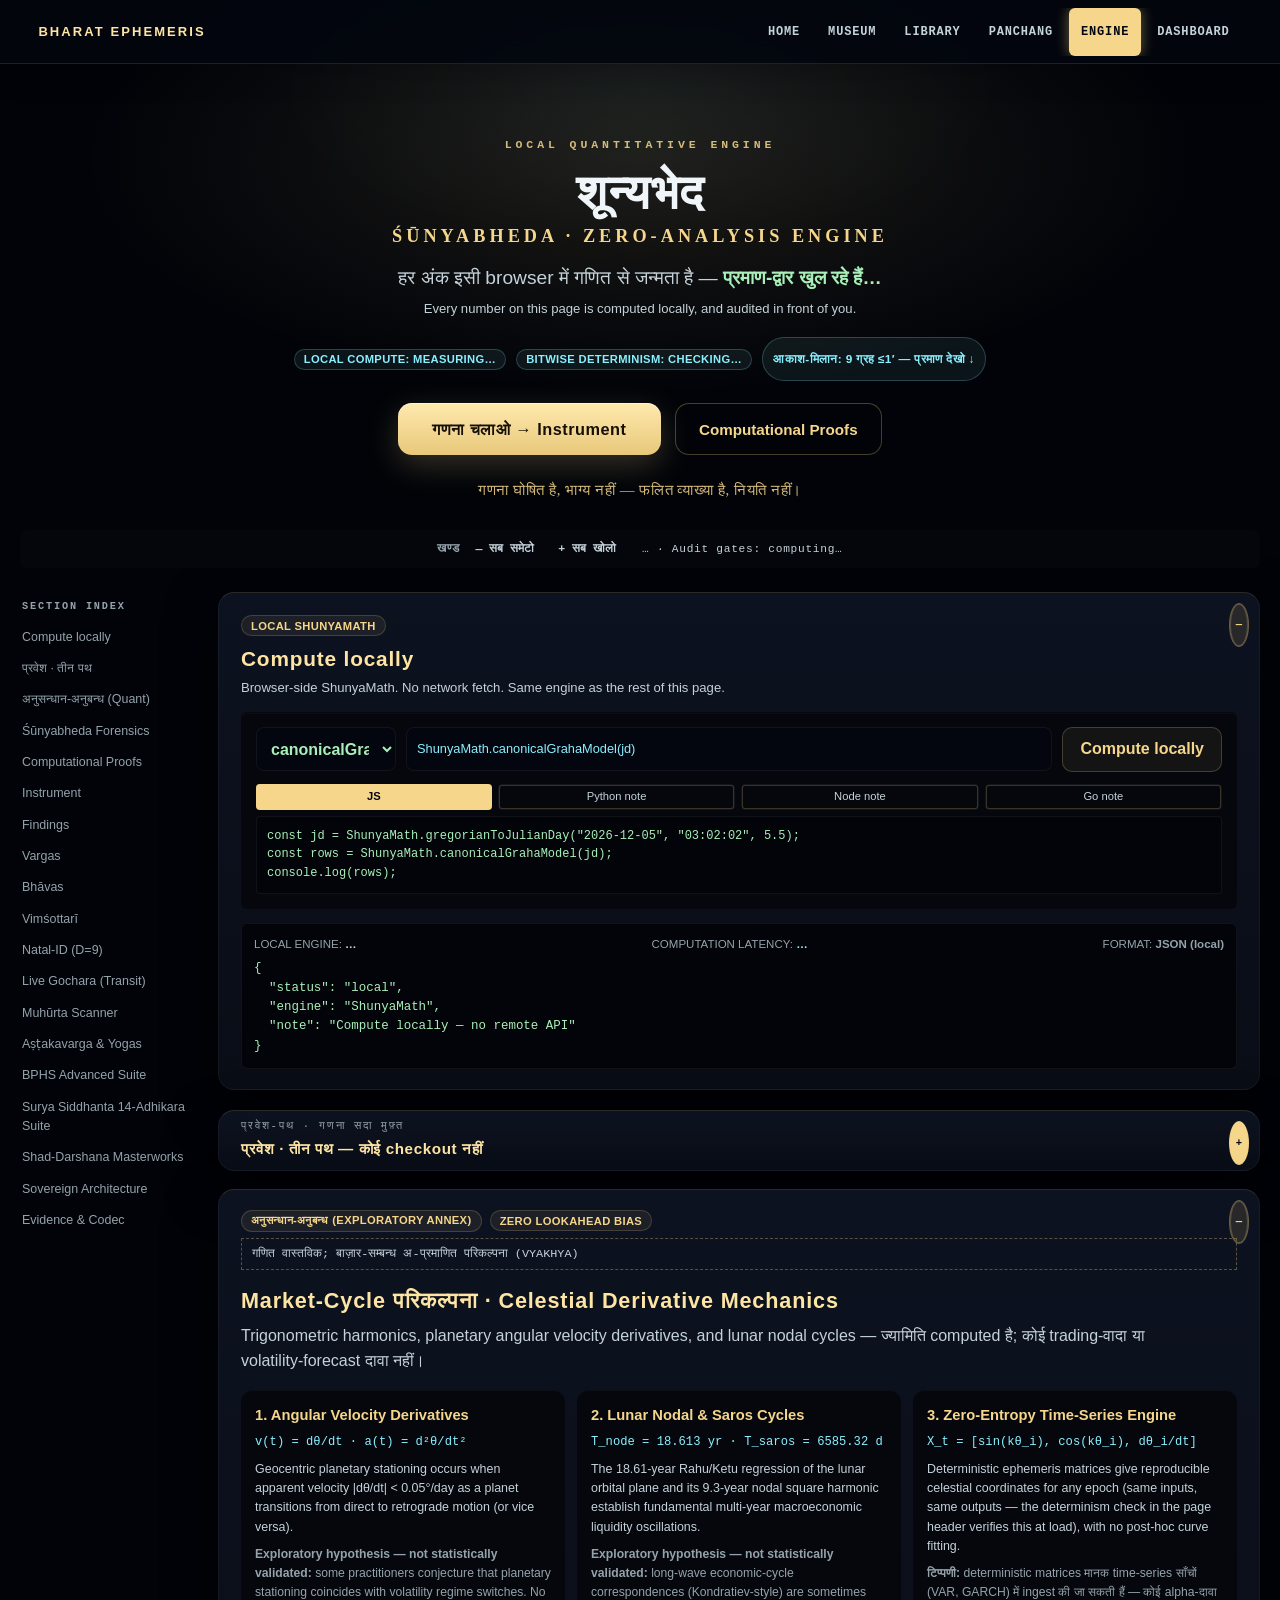
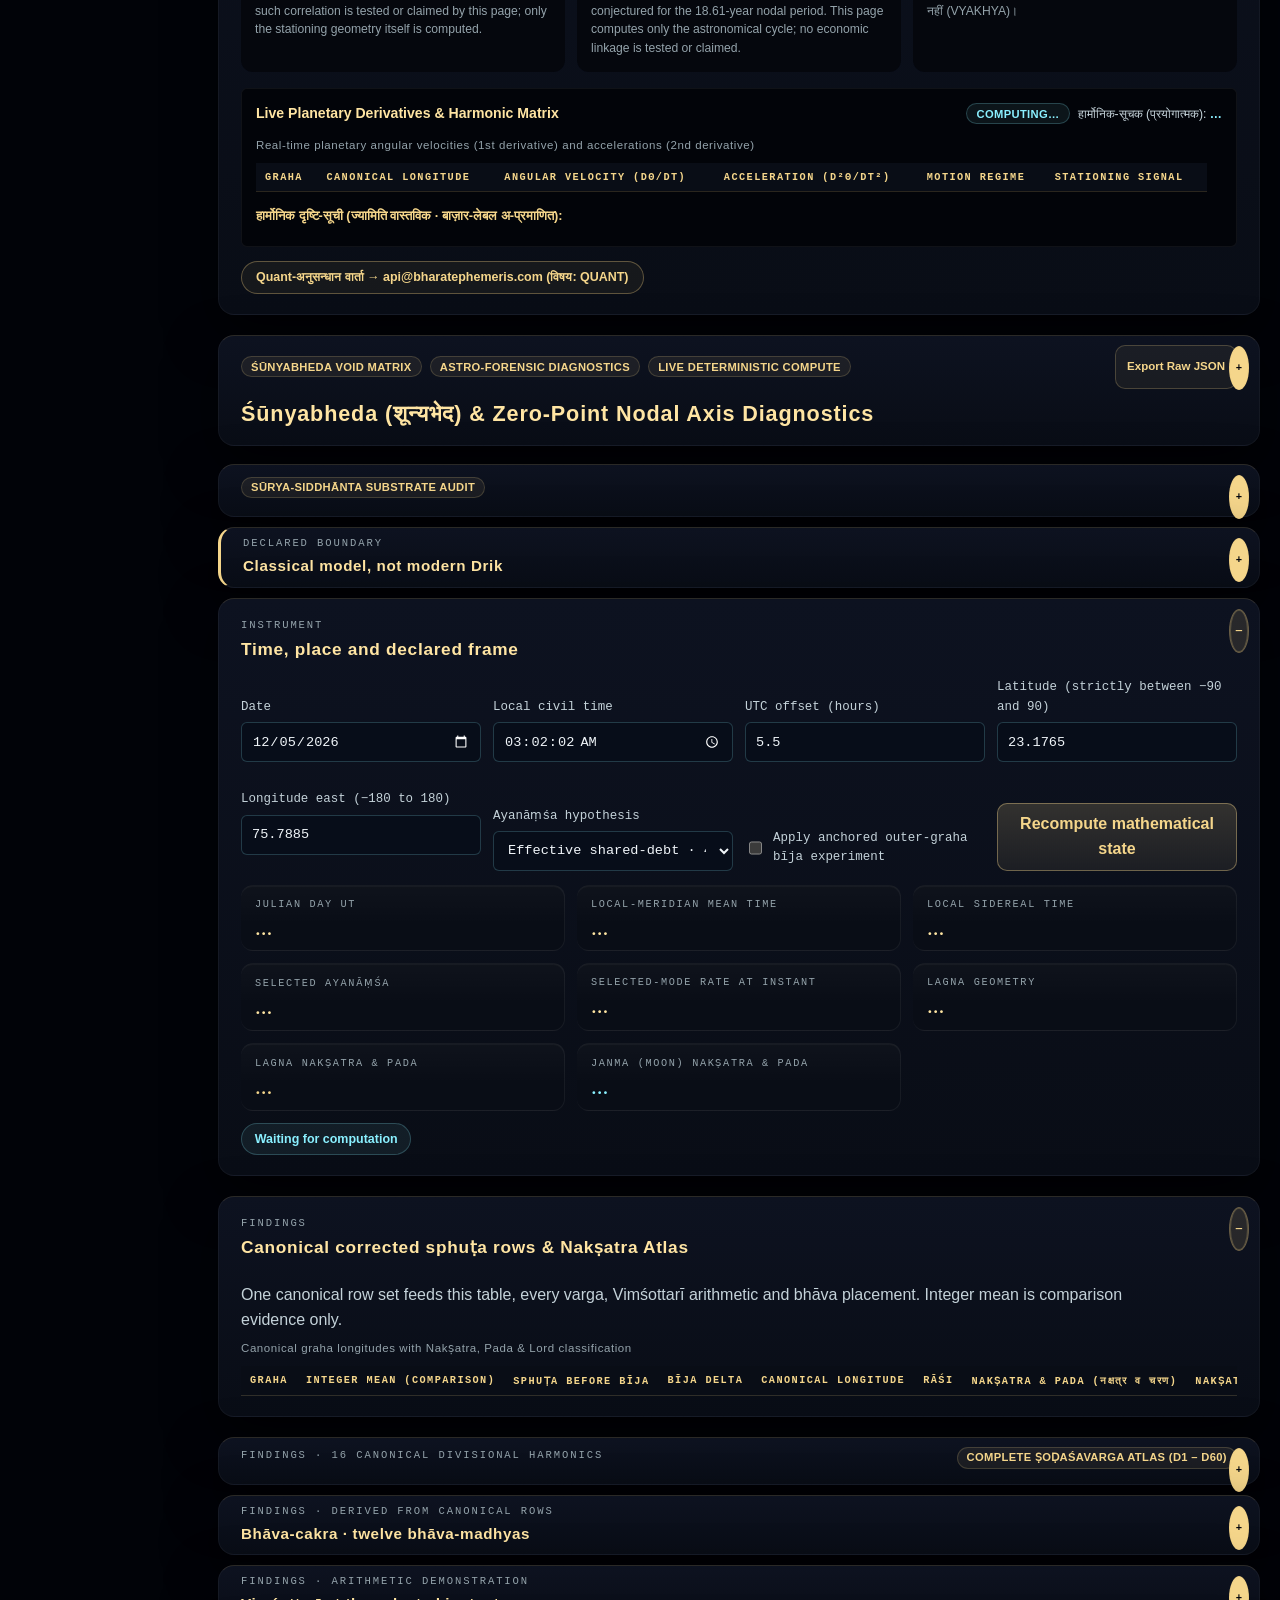
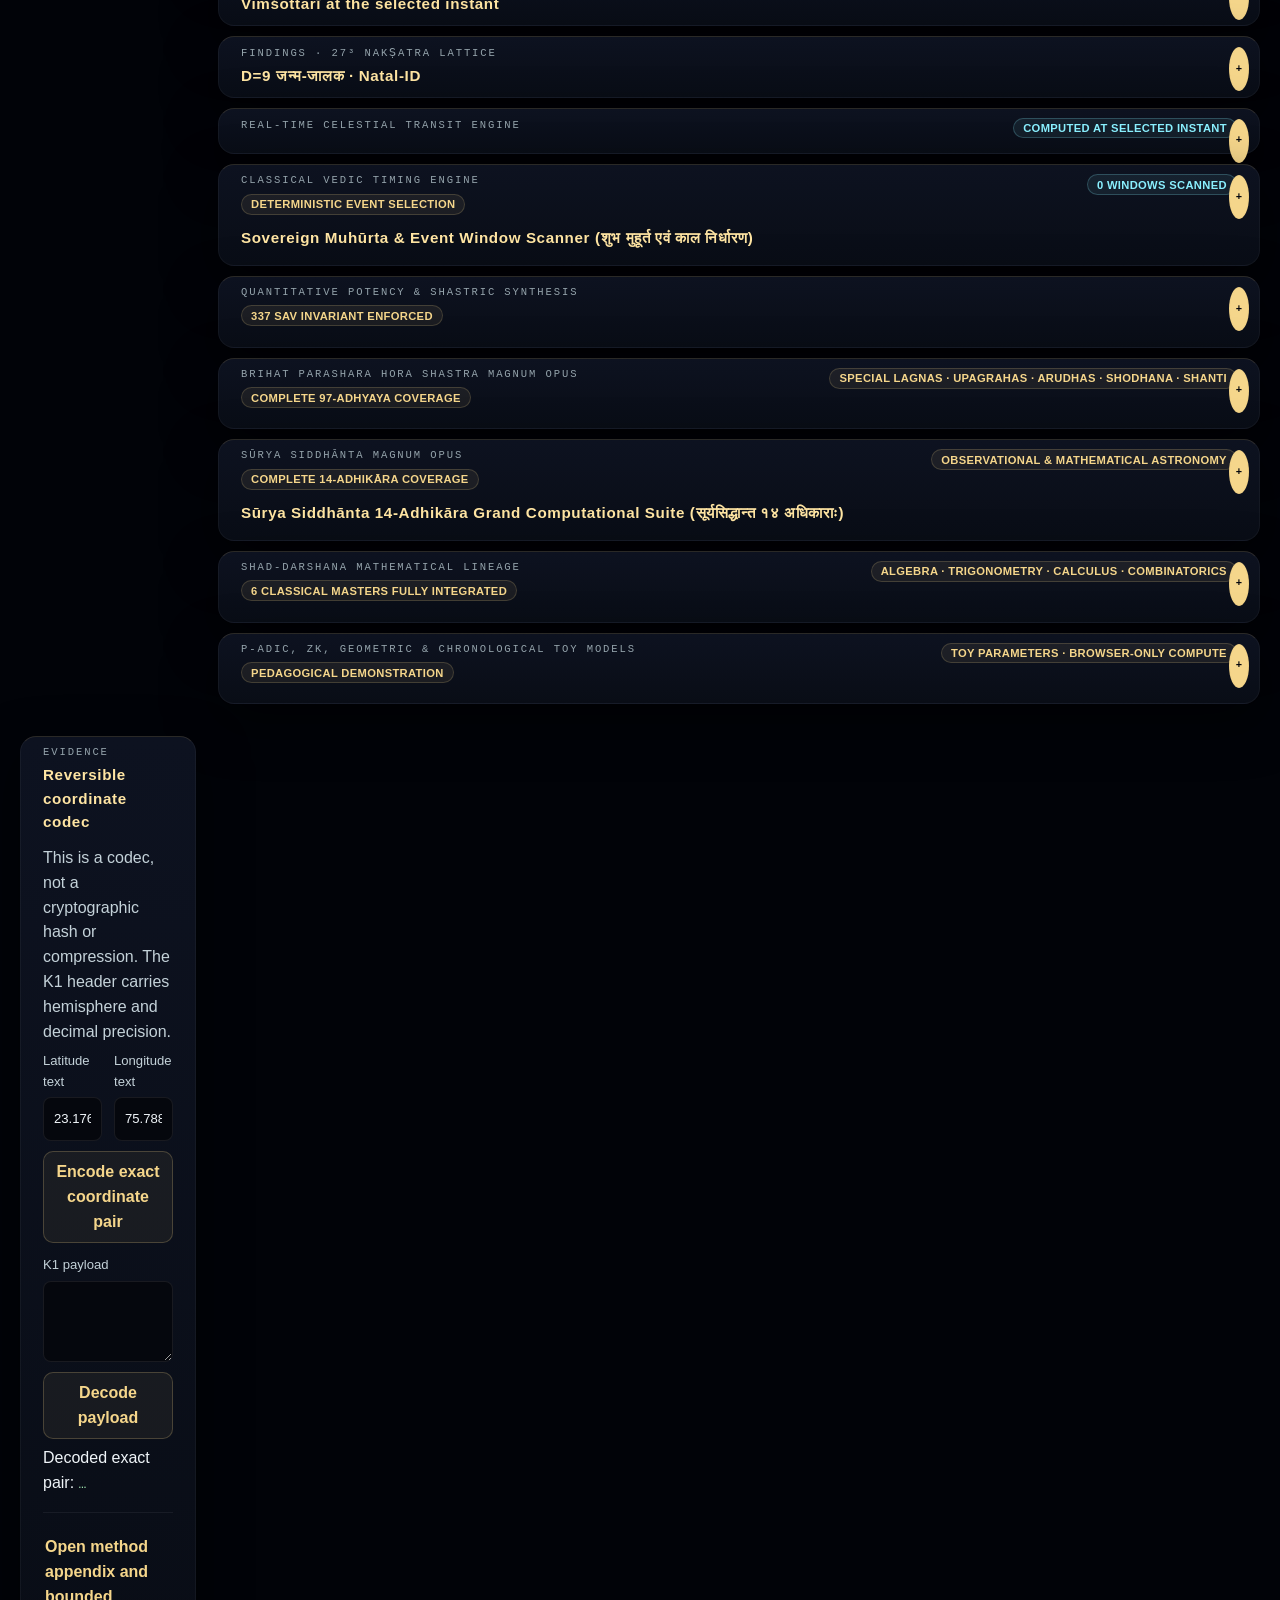
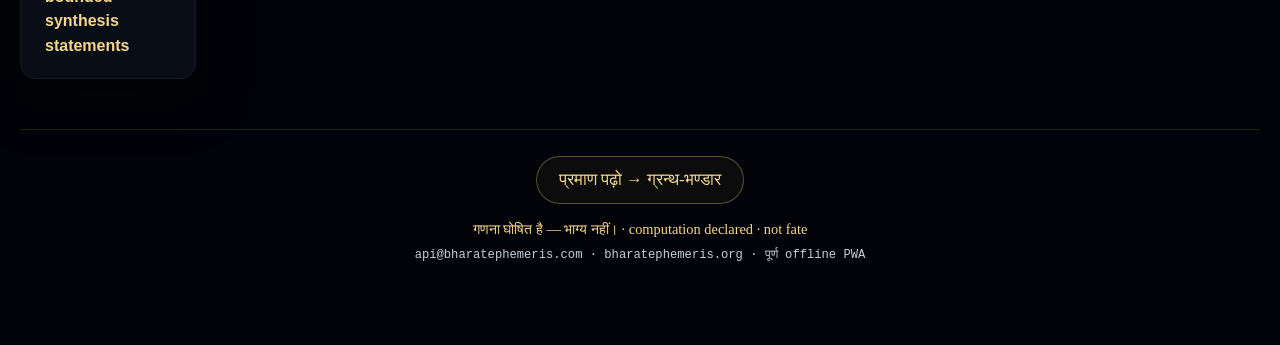
<file: shunyabheda.html>
<!DOCTYPE html>

<html lang="en">
<head>
<meta charset="utf-8"/>
<meta content="width=device-width, initial-scale=1" name="viewport"/>
<meta content="#03060e" name="theme-color"/>
<title>शून्यभेद · Śūnyabheda Zero-Analysis Engine — 9 ग्रह ≤1′ दृक्-तुलना · Bharat Ephemeris</title>
<meta property="og:title" content="शून्यभेद · Zero-Analysis Engine — 9 ग्रह ≤1′"/>
<meta property="og:description" content="classical vs दृक् ×9 तुलना · 19/19 प्रमाण-द्वार · सब local computed।"/>
<meta property="og:image" content="og/shunyabheda.png"/>
<meta property="og:type" content="website"/>
<meta name="twitter:card" content="summary_large_image"/>
<script type="application/ld+json">
{
  "@context": "https://schema.org",
  "@graph": [
    {
      "@type": "WebApplication",
      "name": "शून्यभेद · Śūnyabheda Zero-Analysis Engine",
      "alternateName": "Bharat Ephemeris Engine",
      "applicationCategory": "EducationalApplication",
      "operatingSystem": "Any (offline PWA)",
      "description": "Classical Sūrya-Siddhānta vs दृक् ×9 graha comparison, 19/19 प्रमाण-द्वार, सब गणना browser में — बिना इंटरनेट।",
      "offers": { "@type": "Offer", "price": "0", "priceCurrency": "INR" }
    },
    {
      "@type": "FAQPage",
      "mainEntity": [
        {
          "@type": "Question",
          "name": "क्या यह बिना इंटरनेट चलता है?",
          "acceptedAnswer": { "@type": "Answer", "text": "हाँ — पूर्ण offline PWA; हर अंक आपके browser में computed होता है।" }
        },
        {
          "@type": "Question",
          "name": "सटीकता कितनी है?",
          "acceptedAnswer": { "@type": "Answer", "text": "दृक्-tier में सभी 9 ग्रह ≤1′ (SANKALP BE-S10); classical Sūrya-Siddhānta पथ अलग दर्ज रहता है।" }
        }
      ]
    }
  ]
}
</script>
<link href="global.css?v=104" rel="stylesheet"/>
<link href="manifest.webmanifest" rel="manifest"/>
<style>
    html { scroll-behavior: smooth; scroll-padding-top: 76px; overflow-x: clip; }
    body { background: var(--bg); color: var(--ink); font-family: var(--dev); line-height: 1.55; padding-top: 56px; }
    main { width: min(1240px, calc(100% - 28px)); margin: 0 auto; padding: 30px 0 70px; }
    header { border-bottom: none; padding-bottom: 0; margin-bottom: 22px; }
    /* ── DS-v2 page hero ── */
    .page-hero { position: relative; isolation: isolate; text-align: center; padding: clamp(1.8rem, 5vh, 3.2rem) 0 1.6rem; }
    .page-hero::before { content: ""; position: absolute; inset: -40% -20% auto; height: 130%; z-index: -1; background: radial-gradient(46% 60% at 50% 42%, rgba(245,214,139,.11), transparent 70%), radial-gradient(30% 40% at 50% 30%, rgba(138,240,255,.05), transparent 70%); pointer-events: none; }
    .page-hero .ds-kicker { display: block; margin-bottom: 16px; }
    .page-hero .ds-display { font-size: clamp(2rem, 4.5vw, 3rem); }
    .page-hero .ds-display .en { font-size: .38em; }
    .hero-sub { margin: 16px auto 4px; max-width: 62ch; color: var(--ink); }
    .hero-sub2 { margin: 0 auto; max-width: 62ch; color: var(--dim); font-size: .82rem; }
    .hero-chips { display: flex; justify-content: center; align-items: center; gap: 10px; flex-wrap: wrap; margin: 18px 0 0; }
    .hero-cta { display: flex; justify-content: center; align-items: center; gap: 14px; flex-wrap: wrap; margin: 22px 0 0; }
    h2 { margin: 0 0 12px; font-size: 1.08rem; color: var(--gold); letter-spacing: .04em; font-family: var(--dev); }
    .panel h2 { color: var(--gold-strong) !important; }
    h3 { color: var(--gold); font-family: var(--dev); }
    p { margin: 7px 0; }
    figure { margin: 0; }
    figcaption { margin-top: 7px; color: var(--soft); font-size: .75rem; }
    .subtitle, .muted { color: var(--soft); max-width: 920px; }
    .eyebrow { color: var(--gold); text-transform: uppercase; letter-spacing: .16em; font-size: .72rem; }
    .workbench { display: grid; grid-template-columns: 176px minmax(0, 1fr); gap: 22px; align-items: start; }
    .workbench > div { min-width: 0; }
    /* quiet section index — no borders, dim → gold */
    .section-rail { position: sticky; top: 74px; border-left: none; padding: 8px 0 8px 2px; }
    .section-rail strong { display: block; color: var(--dim); font: 600 .64rem var(--mono); letter-spacing: .18em; margin-bottom: 10px; }
    .section-rail a { display: block; padding: 6px 0; color: var(--dim); text-decoration: none; font-size: .78rem; transition: color .15s ease; }
    .section-rail a:hover, .section-rail a:focus { color: var(--gold); }
    /* every panel → card2 surface (beats inline rainbow border-colors) */
    .panel { min-width: 0; background: linear-gradient(180deg, var(--surface-2), var(--surface-1)) !important; border: 1px solid rgba(255,255,255,.045) !important; border-top-color: rgba(245,214,139,.14) !important; border-radius: 16px; box-shadow: var(--shadow-soft); padding: 22px; margin: 0 0 18px; }
    .panel .panel { background: var(--surface-0) !important; border: none !important; border-radius: 12px; box-shadow: inset 0 1px 0 rgba(255,255,255,.035); }
    .panel.boundary { border-left: 3px solid var(--gold) !important; }
    /* unify remaining inline 1px borders + inner hero-surfaces into layered blacks */
    .panel [style*="border: 1px solid"] { border-color: rgba(255,255,255,.055) !important; }
    .panel div[style*="background: var(--hero)"] { background: var(--surface-0) !important; border-color: transparent !important; box-shadow: inset 0 1px 0 rgba(255,255,255,.03); border-radius: 12px; }
    .section-kicker { display: block; color: var(--dim); font: 500 .66rem var(--mono); letter-spacing: .18em; text-transform: uppercase; margin-bottom: 5px; }
    .boundary { color: var(--soft); }
    .grid { display: grid; grid-template-columns: repeat(3, minmax(0, 1fr)); gap: 12px; }
    .control-grid { display: grid; grid-template-columns: repeat(4, minmax(0, 1fr)); gap: 12px; }
    label { display: grid; gap: 5px; color: var(--soft); font-size: .82rem; }
    input, select, textarea { width: 100%; border: 1px solid rgba(255,255,255,.08); background: var(--surface-0); color: var(--ink); padding: 9px 10px; font: inherit; border-radius: 8px; }
    input[aria-invalid="true"] { border-color: var(--red); box-shadow: 0 0 0 1px var(--red); }
    button { width: 100%; cursor: pointer; border: none; background: rgba(245,214,139,.06); box-shadow: inset 0 0 0 1px rgba(245,214,139,.22); color: var(--gold); font: inherit; font-weight: 700; padding: 9px 12px; border-radius: 10px; transition: background .15s ease; }
    button:hover, button:focus-visible { background: rgba(245,214,139,.11); }
    .panel .btn, .panel .btn-outline { background: rgba(245,214,139,.05) !important; border: none !important; box-shadow: inset 0 0 0 1px rgba(245,214,139,.25); color: var(--gold) !important; border-radius: 10px; }
    #compute { background: linear-gradient(180deg, rgba(245,214,139,.17), rgba(245,214,139,.07)); box-shadow: inset 0 0 0 1px rgba(245,214,139,.38); min-height: 44px; }
    .checkbox { display: flex; align-items: center; gap: 8px; padding-top: 22px; }
    .checkbox input { width: auto; }
    .field-error { min-height: 1em; margin: 0; color: var(--red); font-size: .7rem; }
    /* metrics → display numerals (serif tabular gold) */
    .metric { border-left: none; padding: 12px 14px 10px; border-radius: var(--radius-md); background: linear-gradient(180deg, rgba(255,255,255,.022), transparent 60%), var(--surface-1); box-shadow: inset 0 1px 0 rgba(255,255,255,.035); }
    .metric span { display: block; color: var(--dim); font: 500 .64rem var(--mono); text-transform: uppercase; letter-spacing: .16em; margin-bottom: 5px; }
    .metric strong { color: var(--gold-strong); font-family: var(--ser); font-variant-numeric: tabular-nums lining-nums; font-weight: 600; font-size: 1.08rem; line-height: 1.25; overflow-wrap: anywhere; }
    /* status → live chip */
    .status { display: inline-flex; align-items: center; gap: .5em; margin-top: 12px; padding: .45em 1.1em; border: none; border-radius: 999px; background: rgba(138,240,255,.07); box-shadow: inset 0 0 0 1px rgba(138,240,255,.22); color: var(--cyan); font: 600 .78rem var(--dev); }
    .status.complete { color: var(--green); background: rgba(162,230,178,.06); box-shadow: inset 0 0 0 1px rgba(162,230,178,.28); }
    .status.fail { color: var(--red); background: rgba(255,107,107,.06); box-shadow: inset 0 0 0 1px rgba(255,107,107,.32); }
    .error { color: var(--red); }
    .scroll { max-width: 100%; overflow-x: auto; overscroll-behavior-inline: contain; }
    /* tables: gold small-caps thead, faint hairlines only */
    table { width: 100%; border-collapse: collapse; min-width: 760px; font-size: .82rem; font-family: var(--mono); }
    caption { color: var(--dim); padding: 0 0 8px; text-align: left; font-family: var(--dev); }
    th, td { padding: 8px 9px; border-bottom: 1px solid rgba(255,255,255,.04); text-align: left; white-space: nowrap; }
    thead th { color: var(--gold); font: 600 .64rem var(--mono); letter-spacing: .14em; text-transform: uppercase; position: sticky; top: 0; background: var(--surface-1); border-bottom: 1px solid rgba(245,214,139,.16); }
    tbody th { color: var(--gold); font-weight: 700; }
    td.name { color: var(--gold); font-weight: 700; }
    td.accent { color: var(--green); }
    code { color: var(--green); overflow-wrap: anywhere; }
    details { border-top: 1px solid rgba(255,255,255,.06); margin-top: 16px; padding-top: 12px; }
    summary { min-height: 44px; padding: 10px 2px; display: flex; align-items: center; color: var(--gold); cursor: pointer; font-weight: 700; }
    .codec-grid { display: grid; grid-template-columns: 1fr 1fr; gap: 12px; }
    /* chip unification: page-scoped .badge → chip2 language (gold default, cyan = computed/live) */
    .badge { display: inline-flex; align-items: center; gap: .5em; padding: .4em .9em; border: none !important; border-radius: 999px; background: rgba(245,214,139,.07) !important; box-shadow: inset 0 0 0 1px rgba(245,214,139,.18); color: var(--gold) !important; font: 600 .7rem var(--dev); letter-spacing: .03em; }
    #badge-latency, #badge-determinism, #gochara-live-indicator, #quantRegimeBadge, #kernel-drift-badge, #chalitShiftCountBadge, #muhurta-results-count { background: rgba(138,240,255,.07) !important; box-shadow: inset 0 0 0 1px rgba(138,240,255,.22); color: var(--cyan) !important; }
    /* दृग्गणित overlay → card2 + display numerals on the दृक् column */
    #kerala-drik-wrap .table-wrap { background: linear-gradient(180deg, var(--surface-2), var(--surface-1)); border: 1px solid rgba(255,255,255,.045); border-top-color: rgba(245,214,139,.14); border-radius: 16px; box-shadow: var(--shadow-soft); padding: 6px 14px 10px; }
    #kerala-drik-tbody td:nth-child(4) { font-family: var(--ser); font-variant-numeric: tabular-nums lining-nums; font-weight: 600; font-size: 1.06rem; color: var(--gold-strong); }
    .varga-charts { display: grid; grid-template-columns: repeat(4, minmax(0, 1fr)); gap: 12px; margin-top: 14px; position: relative; isolation: isolate; }
    .varga-charts::before { content: ""; position: absolute; inset: -4%; z-index: -1; background: radial-gradient(50% 50% at 50% 50%, rgba(245,214,139,.07), transparent 70%); filter: blur(8px); pointer-events: none; }
    .varga-chart { background: var(--surface-0); border: none; border-radius: 12px; padding: 10px; margin: 0; display: flex; flex-direction: column; box-shadow: inset 0 0 0 1px rgba(255,255,255,.04); transition: box-shadow 0.2s ease, transform 0.2s ease; }
    .varga-chart:hover { box-shadow: inset 0 0 0 1px rgba(245,214,139,.18); transform: translateY(-2px); }
    .varga-chart h3 { margin: 0 0 6px; font-size: 0.82rem; font-family: var(--mono); color: var(--gold-strong); letter-spacing: 0.05em; border-bottom: 1px solid rgba(234, 201, 123, 0.15); padding-bottom: 4px; }
    .varga-chart svg { width: 100%; height: auto; aspect-ratio: 1 / 1; min-height: 0; display: block; border-radius: 4px; background: #030713; }
    .varga-chart .chart-foot { margin: 6px 0 0; color: var(--soft); font-size: 0.68rem; line-height: 1.35; }
    @media (max-width: 1100px) { .varga-charts { grid-template-columns: repeat(3, minmax(0, 1fr)); } }
    @media (max-width: 820px) {
      .workbench { display: block; }
      .section-rail { position: sticky; top: 55px; z-index: 5; display: flex; max-width: 100%; overflow-x: auto; gap: 8px; margin: 0 0 16px; padding: 8px 4px; border: none; background: var(--bg); }
      .section-rail strong { display: none; }
      .section-rail a { flex: 0 0 auto; min-height: 40px; display: inline-flex; align-items: center; padding: 8px 14px; border: none; border-radius: 999px; background: rgba(255,255,255,.05); color: var(--soft); }
      .grid, .control-grid, .codec-grid { grid-template-columns: 1fr; }
      .checkbox { padding-top: 0; }
      input, select, button, textarea { font-size: 16px; }
      .varga-charts { grid-template-columns: repeat(2, minmax(0, 1fr)); }
    }
    @media (max-width: 580px) {
      main { width: min(100% - 20px, 1240px); padding-top: 20px; }
      .panel { padding: 14px; }
      .page-hero { padding-top: 1.2rem; }
      .hero-cta .btn-gold, .hero-cta .btn-ghost2 { min-height: 46px; padding: 0 1.3em; font-size: .92rem; }
      .varga-charts { grid-template-columns: 1fr; }
      .varga-chart svg { min-height: 0; }
    }
    /* ── शून्यभेद page-scoped additions (launch pass) ── */
    .panel.is-collapsed { padding-top: 9px; padding-bottom: 9px; margin-bottom: 10px; }
    .panel.is-collapsed h2 { font-size: 0.95rem; }
    .table-wrap { max-width: 100%; overflow-x: auto; -webkit-overflow-scrolling: touch; overscroll-behavior-inline: contain; }
    /* cockpit strip → quiet centered ribbon (ribbon2 pattern: dim, no box) */
    .master-toolbar.toolbar-pill { display: flex; justify-content: center; align-items: center; flex-wrap: wrap; gap: 8px 18px; padding: 6px 0; min-height: 0; margin: 2px 0 24px; background: rgba(5,7,13,.92) !important; backdrop-filter: blur(10px); -webkit-backdrop-filter: blur(10px); border: none !important; box-shadow: none !important; color: var(--dim); font: 500 .74rem var(--mono); letter-spacing: .06em; }
    .master-toolbar.toolbar-pill button { min-height: 26px !important; padding: 0 8px !important; font-size: 0.72rem !important; width: auto; background: transparent !important; border: none !important; box-shadow: none !important; color: var(--soft) !important; font-weight: 600; }
    .master-toolbar.toolbar-pill button:hover, .master-toolbar.toolbar-pill button:focus-visible { color: var(--gold) !important; background: transparent !important; }
    .master-toolbar.toolbar-pill span[style] { color: var(--dim) !important; }
    #audit-gate-live { color: var(--soft) !important; }
    .maryada-patti { margin: 24px auto 0; padding: 0; border: none; background: transparent; color: var(--gold); font-family: var(--ser); font-size: 0.92rem; letter-spacing: 0.04em; opacity: .85; }
    .drik-teaser-chip { display: inline-flex; align-items: center; gap: .5em; width: auto; margin-left: 0; padding: .42em .95em; border: none; border-radius: 999px; background: rgba(138,240,255,.07); box-shadow: inset 0 0 0 1px rgba(138,240,255,.22); color: var(--cyan); font: 600 .74rem var(--dev); letter-spacing: .03em; cursor: pointer; }
    .drik-teaser-chip:hover { background: rgba(138,240,255,.12); }
    .sec-headline { display: inline-block; margin-left: 8px; margin-right: 30px; padding: 2px 8px; border: 1px solid rgba(255,255,255,.08); border-radius: 999px; color: var(--gold); font-size: 0.68rem; font-family: var(--mono); background: rgba(234,201,123,0.06); vertical-align: middle; }
    .honesty-strip { margin: 0 0 10px; padding: 6px 10px; border: 1px dashed var(--line-gold, rgba(234,201,123,0.35)); color: var(--soft); font-size: 0.74rem; font-family: var(--mono); }
    .waitlist-mailto-chip { display: inline-block; width: auto; padding: 6px 14px; border: 1px solid var(--line-gold, rgba(234,201,123,0.35)); border-radius: 999px; color: var(--gold); text-decoration: none; font-size: 0.78rem; font-weight: 700; background: rgba(234,201,123,0.06); }
    .waitlist-mailto-chip:hover { border-color: var(--gold); }
    .page-footer { border-top: 1px solid var(--line); margin-top: 40px; padding: 26px 0 10px; text-align: center; }
    .page-footer .loop-cta { display: inline-block; color: var(--gold); font-family: var(--ser); font-size: 1.05rem; text-decoration: none; border: 1px solid var(--line-gold, rgba(234,201,123,0.35)); padding: 10px 22px; border-radius: 999px; background: rgba(234,201,123,0.05); }
    .page-footer .loop-cta:hover { border-color: var(--gold); }
    .page-footer .vrata-line { margin-top: 14px; color: var(--gold); font-family: var(--ser); font-size: 0.9rem; }
    .page-footer .contact-line { margin-top: 6px; color: var(--soft); font-size: 0.76rem; font-family: var(--mono); }
    #natal-share-btn, #natal-copy-btn, #drik-proof-copy { width: auto; }
    [data-pay-sku] .pay-waitlist { color: var(--gold); text-decoration: none; font-weight: 700; font-size: 0.8rem; }
    [data-pay-sku] .pay-pending-note { color: var(--soft); font-size: 0.68rem; margin-top: 3px; font-family: var(--mono); }
  </style>
<script src="global-ui.js?v=101"></script>
</head>
<body class="utility-page min-icons">
<a href="#main-content" class="skip-link sr-only focus:not-sr-only">Skip to main content</a>
<nav aria-label="Primary navigation" class="bharat-nav">
<a class="bharat-brand" href="index.html">BHARAT EPHEMERIS</a>
<div class="bharat-links">
<a href="index.html" id="nav-home">HOME</a>
<a href="museum.html" id="nav-museum">MUSEUM</a>
<a href="library.html" id="nav-library">LIBRARY</a>
<a href="panchang.html" id="nav-panchang">PANCHANG</a>
<a aria-current="page" class="active" href="shunyabheda.html" id="nav-engine">ENGINE</a>
<a href="shoonya_sovereign_dashboard.html" id="nav-dashboard">DASHBOARD</a>
</div>
</nav>
<main id="main-content" tabindex="-1">
<header>
<div class="page-hero">
<span class="ds-kicker">Local Quantitative Engine</span>
<h1 class="ds-display">शून्यभेद<span class="en">ŚŪNYABHEDA · ZERO-ANALYSIS ENGINE</span></h1>
<p class="subtitle ds-sub hero-sub">हर अंक इसी browser में गणित से जन्मता है — <span id="hero-gate-count" style="color: var(--green); font-weight: 700;">प्रमाण-द्वार खुल रहे हैं…</span></p>
<p class="subtitle hero-sub2">Every number on this page is computed locally, and audited in front of you.</p>
<div class="hero-chips">
<span class="badge badge-cyan" id="badge-latency">Local compute: measuring…</span>
<span class="badge badge-green" id="badge-determinism">Bitwise determinism: checking…</span>
<button class="drik-teaser-chip" id="drik-teaser-chip" type="button">आकाश-मिलान: 9 ग्रह ≤1′ — प्रमाण देखो ↓</button>
</div>
<div class="hero-cta">
<a class="btn-gold" href="#instrument">गणना चलाओ → Instrument</a>
<a class="btn-ghost2" href="#audit-benchmark">Computational Proofs</a>
</div>
<div class="maryada-patti">गणना घोषित है, भाग्य नहीं — फलित व्याख्या है, नियति नहीं।</div>
</div>
<div class="workbench-tools">
<!-- ════ MASTER WORKBENCH CONTROLS TOOLBAR (single pill) ════ -->
<div class="master-toolbar toolbar-pill">
<div style="display: flex; align-items: center; gap: 8px; flex-wrap: wrap;">
<span style="font-size: 0.72rem; color: var(--gold); font-weight: 700; font-family: var(--mono);">खण्ड</span>
<button class="btn btn-outline" onclick="toggleAllSections(false)" style="border-color: var(--gold); color: var(--gold); font-weight: 700;" type="button">— सब समेटो</button>
<button class="btn btn-outline" onclick="toggleAllSections(true)" style="border-color: var(--cyan); color: var(--cyan); font-weight: 700;" type="button">+ सब खोलो</button>
</div>
<div style="font-size: 0.7rem; color: var(--soft); font-family: var(--mono); white-space: nowrap; overflow: hidden; text-overflow: ellipsis;">
<span id="section-count-live">…</span> · <span id="audit-gate-live" style="color: var(--green);">Audit gates: computing…</span>
</div>
</div>
<div class="workbench">
<nav aria-label="Workbench sections" class="section-rail">
<strong>SECTION INDEX</strong>
<a href="#api-studio">Compute locally</a>
<a href="#api-pricing">प्रवेश · तीन पथ</a>
<a href="#quant-finance">अनुसन्धान-अनुबन्ध (Quant)</a>
<a href="#shunyabheda-forensics">Śūnyabheda Forensics</a>
<a href="#audit-benchmark">Computational Proofs</a>
<a href="#instrument">Instrument</a>
<a href="#findings">Findings</a>
<a href="#vargas">Vargas</a>
<a href="#bhavas">Bhāvas</a>
<a href="#vimshottari">Vimśottarī</a>
<a href="#natal-id">Natal-ID (D=9)</a>
<a href="#live-gochara">Live Gochara (Transit)</a>
<a href="#muhurta-scanner">Muhūrta Scanner</a>
<a href="#ashtakavarga-yogas">Aṣṭakavarga &amp; Yogas</a>
<a href="#bphs-advanced">BPHS Advanced Suite</a>
<a href="#surya-siddhanta-suite">Surya Siddhanta 14-Adhikara Suite</a>
<a href="#vedic-math-masterworks">Shad-Darshana Masterworks</a>
<a href="#sovereign-architecture-suite">Sovereign Architecture</a>
<a href="#evidence">Evidence &amp; Codec</a>
</nav>
<div>
<!-- ════ 1. API STUDIO & QUANT WORKBENCH ════ -->
<section class="panel glass-panel" id="api-studio" style="border-color: var(--gold);">
<div style="display: flex; justify-content: space-between; align-items: flex-start; flex-wrap: wrap; gap: 10px; margin-bottom: 14px;">
<div>
<span class="badge badge-gold">Local ShunyaMath</span>
<h2 style="font-size: 1.3rem; margin: 6px 0 2px; color: var(--gold-strong);">Compute locally</h2>
<p style="color: var(--soft); font-size: 0.82rem; margin: 0;">Browser-side ShunyaMath. No network fetch. Same engine as the rest of this page.</p>
</div>
<button class="btn-panel-minimize" onclick="toggleSectionCollapse(this)" type="button">— Minimize</button>
</div>
<div class="panel-body-collapsible">
<!-- Endpoint Runner -->
<div style="background: var(--hero); border: 1px solid var(--line-cyan); border-radius: var(--radius-sm); padding: 14px; margin-bottom: 14px;">
<div style="display: grid; grid-template-columns: 140px 1fr auto; gap: 10px; align-items: center;">
<select aria-label="API Method (GET or POST)" id="apiMethod" style="border: 1px solid var(--line); background: #03060e; color: var(--green); font-weight: 700;">
<option value="sphuta">canonicalGrahaModel</option>
<option value="panchang">panchangAtJd</option>
<option value="quant">computeAspects</option>
<option value="vargas">canonicalGrahaModel</option>
</select>
<input aria-label="API Endpoint URL" id="apiEndpointUrl" style="font-size: 0.8rem; color: var(--cyan); background: #03060e; border: 1px solid var(--line);" type="text" value="ShunyaMath.canonicalGrahaModel(jd)"/>
<button class="btn-preview" id="btnRunLiveApi" onclick="runLiveApiQuery()" style="padding: 10px 18px;" type="button">Compute locally</button>
</div>
<!-- Code Snippets Tabs -->
<div style="display: flex; gap: 6px; margin: 12px 0 6px;">
<button id="btn-curl" onclick="setSnippetLang('curl')" style="min-height: 26px; padding: 2px 10px; font-size: 0.7rem; background: var(--gold); color: #03060e; border: none; border-radius: 4px; font-weight: 700;" type="button">JS</button>
<button id="btn-python" onclick="setSnippetLang('python')" style="min-height: 26px; padding: 2px 10px; font-size: 0.7rem; background: transparent; color: var(--soft); border: 1px solid var(--line); border-radius: 4px;" type="button">Python note</button>
<button id="btn-nodejs" onclick="setSnippetLang('nodejs')" style="min-height: 26px; padding: 2px 10px; font-size: 0.7rem; background: transparent; color: var(--soft); border: 1px solid var(--line); border-radius: 4px;" type="button">Node note</button>
<button id="btn-go" onclick="setSnippetLang('go')" style="min-height: 26px; padding: 2px 10px; font-size: 0.7rem; background: transparent; color: var(--soft); border: 1px solid var(--line); border-radius: 4px;" type="button">Go note</button>
</div>
<pre id="apiCodeSnippet" style="background: #020409; border: 1px solid var(--line); border-radius: 4px; padding: 10px; font-size: 0.75rem; color: var(--soft); overflow-x: auto; margin: 0;"><code>const jd = ShunyaMath.gregorianToJulianDay("2026-08-09", "12:00:00", 5.5);
const rows = ShunyaMath.canonicalGrahaModel(jd);
console.log(rows);</code></pre>
</div>
<!-- Live Response Viewer -->
<div style="border: 1px solid var(--line); border-radius: var(--radius-sm); background: #020409; padding: 12px;">
<div style="display: flex; justify-content: space-between; font-size: 0.72rem; color: var(--dim); margin-bottom: 6px;">
<span>LOCAL ENGINE: <b id="apiEngineStatus" style="color: var(--soft);">…</b></span>
<span>COMPUTATION LATENCY: <b id="apiLatency" style="color: var(--cyan);">…</b></span>
<span>FORMAT: <b>JSON (local)</b></span>
</div>
<pre id="apiResponseViewer" style="margin: 0; font-size: 0.78rem; color: var(--green); max-height: 260px; overflow-y: auto;"><code>{
  "status": "local",
  "engine": "ShunyaMath",
  "note": "Compute locally — no remote API"
}</code></pre>
</div>
</div>
</section>

<!-- ════ 2. प्रवेश · तीन पथ (mailto-only — NO payment gateway) ════ -->
<section class="panel glass-panel" id="api-pricing" style="margin-top: 18px;">
<div style="display: flex; justify-content: space-between; align-items: flex-start; flex-wrap: wrap; gap: 8px;">
<div>
<span class="section-kicker">प्रवेश-पथ · गणना सदा मुफ़्त</span>
<h2 style="color: var(--gold); margin: 0;">प्रवेश · तीन पथ — कोई checkout नहीं</h2>
</div>
<button class="btn-panel-minimize" onclick="toggleSectionCollapse(this)" type="button">— Minimize</button>
</div>
<div class="panel-body-collapsible" style="margin-top: 10px;">
<p class="subtitle">This page computes in the browser. There is no billing webhook, no hosted API key, and no checkout — <strong style="color: var(--gold);">गणना और export सदा मुफ़्त रहेंगे।</strong> नीचे के पथ सहयोग/seal/license की प्रतीक्षा-सूची हैं — केवल e-mail (mailto), कोई payment link नहीं।</p>
<div class="pricing-grid">
<!-- मुफ़्त पथ -->
<div class="pricing-card">
<span class="badge badge-cyan" style="width: fit-content;">Explorer</span>
<div class="pricing-price">मुफ़्त सदा <span>/ पूरा इंजन</span></div>
<ul class="feature-list">
<li>Complete 9-Graha Sphuta &amp; Panchang</li>
<li>All 16 Divisional Vargas (D1..D150)</li>
<li>Bhāva, Vimśottarī &amp; Yoginī engines</li>
<li>JSON &amp; CSV export of computed rows</li>
<li>Everything computed on this page</li>
</ul>
<p class="subtitle" style="margin-top: auto; padding: 10px;">इस पृष्ठ की हर गणना — बिना मूल्य, बिना खाता</p>
</div>
<!-- साधक पथ -->
<div class="pricing-card featured">
<span class="badge badge-gold" style="width: fit-content;">साधक (Researcher)</span>
<div class="pricing-price">₹499 <span>/ वर्ष</span></div>
<ul class="feature-list">
<li>वार्षिक seal — सहयोग की मुहर</li>
<li>प्राथमिकता-सहयोग (e-mail)</li>
<li>संस्करण-updates की सूचना</li>
<li>गणना इससे बंद नहीं होती — वह मुफ़्त है</li>
</ul>
<div data-pay-sku="sadhaka" data-pay-label="प्रतीक्षा-सूची में जुड़ें" style="margin-top: auto; padding: 10px;"></div>
</div>
<!-- संस्था पथ -->
<div class="pricing-card">
<span class="badge badge-green" style="width: fit-content;">संस्था (Sovereign)</span>
<div class="pricing-price">license <span>/ मन्दिर · गुरुकुल</span></div>
<ul class="feature-list">
<li>संस्थागत वार्षिक license-पत्र</li>
<li>गुरुकुल ₹4,999/वर्ष · मन्दिर-प्रकाशक ₹14,999/वर्ष</li>
<li>विवरण panchang व museum पृष्ठों पर</li>
<li>वार्ता e-mail से — कोई checkout नहीं</li>
</ul>
<p class="subtitle" style="margin-top: auto; padding: 10px;">
<a class="waitlist-mailto-chip" href="mailto:api@bharatephemeris.com?subject=%E0%A4%AA%E0%A5%8D%E0%A4%B0%E0%A4%A4%E0%A5%80%E0%A4%95%E0%A5%8D%E0%A4%B7%E0%A4%BE-%E0%A4%B8%E0%A5%82%E0%A4%9A%E0%A5%80%20%C2%B7%20sanstha%20%C2%B7%20shunyabheda">वार्ता → api@bharatephemeris.com</a>
</p>
</div>
</div>
<p class="honesty-strip" style="margin-top: 12px;">गणना सदा free — SKU केवल सहयोग/seal/license बेचता है। कोई payment gateway इस page पर नहीं है।</p>
</div>
</section>
<!-- ════ 3. FINANCIAL QUANT & MARKET CYCLES ════ -->
<section class="panel glass-panel" id="quant-finance" style="margin-top: 18px; border-color: var(--cyan);">
  <div style="display: flex; justify-content: space-between; align-items: center; flex-wrap: wrap; gap: 8px; margin-bottom: 6px;">
    <div style="display: flex; align-items: center; gap: 8px; flex-wrap: wrap;">
      <span class="badge badge-cyan">अनुसन्धान-अनुबन्ध (exploratory annex)</span>
      <span class="badge badge-green">Zero Lookahead Bias</span>
    </div>
    <button class="btn-panel-minimize" onclick="toggleSectionCollapse(this)" type="button">— Minimize</button>
  </div>
  <div class="honesty-strip">गणित वास्तविक; बाज़ार-सम्बन्ध अ-प्रमाणित परिकल्पना (VYAKHYA)</div>
  <div class="panel-body-collapsible">
    <h2 style="font-size: 1.35rem; color: var(--gold-strong); margin: 4px 0 6px;">Market-Cycle परिकल्पना · Celestial Derivative Mechanics</h2>
    <p class="subtitle">
      Trigonometric harmonics, planetary angular velocity derivatives, and lunar nodal cycles — ज्यामिति computed है; कोई trading-वादा या volatility-forecast दावा नहीं।
    </p>

    <!-- 3 Feature Columns -->
    <div class="grid" style="margin: 16px 0;">
      <div class="panel glass-panel" style="background: var(--hero); border: 1px solid var(--line); margin: 0; padding: 14px;">
        <div style="color: var(--gold); font-weight: 700; font-size: 0.92rem; margin-bottom: 6px;">1. Angular Velocity Derivatives</div>
        <div style="color: var(--cyan); font-size: 0.76rem; font-family: var(--mono); margin-bottom: 8px;">
          v(t) = dθ/dt · a(t) = d²θ/dt²
        </div>
        <p style="font-size: 0.78rem; color: var(--soft); margin: 0 0 8px;">
          Geocentric planetary stationing occurs when apparent velocity |dθ/dt| &lt; 0.05°/day as a planet transitions from direct to retrograde motion (or vice versa).
        </p>
        <p style="font-size: 0.76rem; color: var(--dim); margin: 0;">
          <b>Exploratory hypothesis — not statistically validated:</b> some practitioners conjecture that planetary stationing coincides with volatility regime switches. No such correlation is tested or claimed by this page; only the stationing geometry itself is computed.
        </p>
      </div>
      <div class="panel glass-panel" style="background: var(--hero); border: 1px solid var(--line); margin: 0; padding: 14px;">
        <div style="color: var(--gold); font-weight: 700; font-size: 0.92rem; margin-bottom: 6px;">2. Lunar Nodal &amp; Saros Cycles</div>
        <div style="color: var(--cyan); font-size: 0.76rem; font-family: var(--mono); margin-bottom: 8px;">
          T_node = 18.613 yr · T_saros = 6585.32 d
        </div>
        <p style="font-size: 0.78rem; color: var(--soft); margin: 0 0 8px;">
          The 18.61-year Rahu/Ketu regression of the lunar orbital plane and its 9.3-year nodal square harmonic establish fundamental multi-year macroeconomic liquidity oscillations.
        </p>
        <p style="font-size: 0.76rem; color: var(--dim); margin: 0;">
          <b>Exploratory hypothesis — not statistically validated:</b> long-wave economic-cycle correspondences (Kondratiev-style) are sometimes conjectured for the 18.61-year nodal period. This page computes only the astronomical cycle; no economic linkage is tested or claimed.
        </p>
      </div>
      <div class="panel glass-panel" style="background: var(--hero); border: 1px solid var(--line); margin: 0; padding: 14px;">
        <div style="color: var(--gold); font-weight: 700; font-size: 0.92rem; margin-bottom: 6px;">3. Zero-Entropy Time-Series Engine</div>
        <div style="color: var(--cyan); font-size: 0.76rem; font-family: var(--mono); margin-bottom: 8px;">
          X_t = [sin(kθ_i), cos(kθ_i), dθ_i/dt]
        </div>
        <p style="font-size: 0.78rem; color: var(--soft); margin: 0 0 8px;">
          Deterministic ephemeris matrices give reproducible celestial coordinates for any epoch (same inputs, same outputs — the determinism check in the page header verifies this at load), with no post-hoc curve fitting.
        </p>
        <p style="font-size: 0.76rem; color: var(--dim); margin: 0;">
          <b>टिप्पणी:</b> deterministic matrices मानक time-series साँचों (VAR, GARCH) में ingest की जा सकती हैं — कोई alpha-दावा नहीं (VYAKHYA)।
        </p>
      </div>
    </div>

    <!-- Live Quant Snapshot Widget -->
    <div style="background: #020409; border: 1px solid var(--line-cyan); border-radius: var(--radius-sm); padding: 14px;">
      <div style="display: flex; justify-content: space-between; align-items: center; flex-wrap: wrap; gap: 8px; margin-bottom: 12px;">
        <strong style="color: var(--gold-strong); font-size: 0.88rem;">Live Planetary Derivatives &amp; Harmonic Matrix</strong>
        <div style="display: flex; gap: 8px; align-items: center;">
          <span class="badge badge-green" id="quantRegimeBadge">computing…</span>
          <span style="font-size: 0.76rem; color: var(--soft);">हार्मोनिक-सूचक (प्रयोगात्मक): <strong id="quantVolIndex" style="color: var(--cyan);">…</strong></span>
        </div>
      </div>
      <div class="scroll">
        <table>
          <caption>Real-time planetary angular velocities (1st derivative) and accelerations (2nd derivative)</caption>
          <thead>
            <tr>
              <th scope="col">Graha</th>
              <th scope="col">Canonical Longitude</th>
              <th scope="col">Angular Velocity (dθ/dt)</th>
              <th scope="col">Acceleration (d²θ/dt²)</th>
              <th scope="col">Motion Regime</th>
              <th scope="col">Stationing Signal</th>
            </tr>
          </thead>
          <tbody id="quant-vel-body"></tbody>
        </table>
      </div>
      <div style="margin-top: 14px;">
        <div style="font-size: 0.8rem; color: var(--gold); font-weight: 700; margin-bottom: 6px;">हार्मोनिक दृष्टि-सूची (ज्यामिति वास्तविक · बाज़ार-लेबल अ-प्रमाणित):</div>
        <div id="quant-aspects-list" style="display: grid; grid-template-columns: repeat(auto-fill, minmax(280px, 1fr)); gap: 8px;"></div>
      </div>
    </div>
    <div style="margin-top: 14px;">
      <a class="waitlist-mailto-chip" href="mailto:api@bharatephemeris.com?subject=QUANT">Quant-अनुसन्धान वार्ता → api@bharatephemeris.com (विषय: QUANT)</a>
    </div>
  </div><!-- end panel-body-collapsible -->
</section>

<!-- ════ 4. ŚŪNYABHEDA VOID MATRIX & ASTRO-FORENSIC DIAGNOSTICS ════ -->
<section class="panel glass-panel" id="shunyabheda-forensics" style="margin-top: 18px; border-color: var(--cyan);">
<div style="display: flex; align-items: center; justify-content: space-between; flex-wrap: wrap; gap: 8px; margin-bottom: 8px;">
<div style="display: flex; align-items: center; gap: 8px;">
<span class="badge badge-cyan">Śūnyabheda Void Matrix</span>
<span class="badge badge-gold">Astro-Forensic Diagnostics</span>
<span class="badge badge-green">Live Deterministic Compute</span>
</div>
<div style="display: flex; gap: 8px; align-items: center;">
<button class="btn-buy" onclick="exportComputationalJson()" style="padding: 4px 12px; font-size: 0.72rem;" type="button">Export Raw JSON</button>
<button class="btn-panel-minimize" onclick="toggleSectionCollapse(this)" type="button">— Minimize</button>
</div>
</div>
<h2 style="font-size: 1.35rem; color: var(--gold-strong); margin: 4px 0 6px;">Śūnyabheda (शून्यभेद) &amp; Zero-Point Nodal Axis Diagnostics</h2>
<div class="panel-body-collapsible">
<p class="subtitle">
          Classical indicators — Dagdha Rāśis, Rahu-Moon midpoint (Bhrigu Bindu), 9th-house ray pivot (Indu Lagna), और श्रीपति-चलित (परिचय: Placidus) 12th-house cusp shifts। सब वर्गीकरण शास्त्र-वचन आधारित संकेत हैं (SHASTRA-SMRIT) — विधि-वाक्य नहीं।
        </p>
<div class="sub-panel-grid" style="margin: 16px 0;">
<!-- 1. Tithi Dagdha -->
<div class="panel glass-panel" style="background: var(--hero); border: 1px solid var(--line); margin: 0; padding: 14px;">
<span class="section-kicker">1. Tithi-Dagdha (दग्ध / शून्य राशि)</span>
<div id="dagdhaTithiName" style="font-size: 0.82rem; color: var(--gold); font-weight: 700; margin-bottom: 4px;">Tithi: Loading...</div>
<div id="dagdhaRashisList" style="font-size: 0.75rem; color: var(--cyan); font-family: var(--mono); margin-bottom: 8px;">Void Signs: —</div>
<p style="font-size: 0.74rem; color: var(--soft); margin: 0 0 6px;">
              शास्त्र-वचन (मुहूर्त-परम्परा की दग्ध-राशि सूची) में इन राशियों के ग्रह क्षीण-फल कहे गये हैं (SHASTRA-SMRIT) — व्याख्या है, नियति नहीं।
            </p>
<div id="dagdhaPlanetsStatus" style="font-size: 0.73rem; color: var(--green); font-family: var(--mono); padding: 4px 6px; background: rgba(0,0,0,0.3); border-radius: 4px;">
              Evaluating planetary occupants...
            </div>
</div>
<!-- 2. Bhrigu Bindu -->
<div class="panel glass-panel" style="background: var(--hero); border: 1px solid var(--line); margin: 0; padding: 14px;">
<span class="section-kicker">2. Bhrigu Bindu (भृगु बिन्दु)</span>
<div id="bbLocation" style="font-size: 0.82rem; color: var(--gold); font-weight: 700; margin-bottom: 4px;">Midpoint: Loading...</div>
<div id="bbNakshatra" style="font-size: 0.75rem; color: var(--cyan); font-family: var(--mono); margin-bottom: 8px;">Nakshatra: —</div>
<p style="font-size: 0.74rem; color: var(--soft); margin: 0 0 6px;">
              Mathematical midpoint (Rahu + Moon)/2 — गणित यही है। इस बिन्दु पर गोचर को उत्तर-कालीन नाड़ी-परम्परा महत्त्वपूर्ण मानती है (SHASTRA-SMRIT) — विधि-वाक्य नहीं।
            </p>
<div id="bbHouseStatus" style="font-size: 0.73rem; color: var(--gold); font-family: var(--mono); padding: 4px 6px; background: rgba(0,0,0,0.3); border-radius: 4px;">
              Calculating axis...
            </div>
</div>
<!-- 3. Indu Lagna -->
<div class="panel glass-panel" style="background: var(--hero); border: 1px solid var(--line); margin: 0; padding: 14px;">
<span class="section-kicker">3. Indu Lagna (इन्दु लग्न / धन केन्द्र)</span>
<div id="induLagnaSign" style="font-size: 0.82rem; color: var(--gold); font-weight: 700; margin-bottom: 4px;">Wealth Axis: Loading...</div>
<div id="induRaysMath" style="font-size: 0.75rem; color: var(--cyan); font-family: var(--mono); margin-bottom: 8px;">9th Lords Ray Sum: —</div>
<p style="font-size: 0.74rem; color: var(--soft); margin: 0 0 6px;">
              9th-lord कलाओं (rays) के योग से गणित — शास्त्र-वचन इसे धन-भाव-सूचक मानते हैं (SHASTRA-SMRIT); कोई capital-वादा नहीं।
            </p>
<div id="induOccupantsStatus" style="font-size: 0.73rem; color: var(--green); font-family: var(--mono); padding: 4px 6px; background: rgba(0,0,0,0.3); border-radius: 4px;">
              Evaluating wealth lords...
            </div>
</div>
</div>
<!-- 4. श्रीपति-चलित 12th-cusp shift detector -->
<div style="background: var(--hero); border: 1px solid var(--line-gold); border-radius: var(--radius-sm); padding: 14px; margin-top: 14px;">
<div style="display: flex; justify-content: space-between; align-items: center; margin-bottom: 6px; flex-wrap: wrap; gap: 8px;">
<div style="font-size: 0.85rem; color: var(--gold-strong); font-weight: 700;">श्रीपति-चलित 12th-House Cusp-Shift Detector (परिचय: Placidus)</div>
<span class="badge badge-cyan" id="chalitShiftCountBadge">0 Shifts Detected</span>
</div>
<p style="font-size: 0.76rem; color: var(--soft); margin: 0 0 10px;">
            Compares whole-sign Rashi placements with unequal Bhava Chalit quadrant cusps. जब 11th-भाव के ग्रह 12th-cusp span में सरकते हैं, शास्त्र-वचन इसे व्यय-वृद्धि का संकेत मानते हैं (SHASTRA-SMRIT) — विधि-वाक्य नहीं।
          </p>
<div id="chalitShiftsList" style="display: grid; grid-template-columns: repeat(auto-fit, minmax(260px, 1fr)); gap: 8px; font-size: 0.78rem;">
<!-- Injected via JS -->
</div>
</div>
<!-- One-Click Export Toolbar -->
<div style="display: flex; gap: 8px; justify-content: flex-end; margin-top: 14px; flex-wrap: wrap;">
<button class="btn-preview" onclick="exportComputationalJson()" style="padding: 8px 14px; font-size: 0.75rem;" type="button">Export Full JSON</button>
<button class="btn-preview" onclick="exportEphemerisCsv()" style="padding: 8px 14px; font-size: 0.75rem; border-color: var(--line-cyan); color: var(--cyan);" type="button">Export CSV</button>
<button class="btn-preview" onclick="window.print()" style="padding: 8px 14px; font-size: 0.75rem; border-color: var(--line-gold); color: var(--gold);" type="button">Print Mathematical Report</button>
</div>
</div><!-- end panel-body-collapsible (forensics) -->
</section>

<!-- ════ 5. COMPUTATIONAL AUDIT ════ -->
<section class="panel glass-panel" id="audit-benchmark" style="margin-top: 18px; border-color: var(--gold);">
<div style="display: flex; align-items: center; justify-content: space-between; flex-wrap: wrap; gap: 8px; margin-bottom: 8px;">
<div>
<span class="badge badge-gold">Sūrya-Siddhānta substrate audit</span>
</div>
<button class="btn-panel-minimize" onclick="toggleSectionCollapse(this)" type="button">— Minimize</button>
</div>
<div class="panel-body-collapsible">
<h2 style="font-size: 1.35rem; color: var(--gold-strong); margin: 4px 0 6px;">Substrate audit (ssAudit · ssSphutaAudit · ssSpaceAudit)</h2>
<p class="subtitle">Live pass/fail from ShunyaMath frozen audit objects. Not a marketing score.</p>
<div id="ss-audit-summary" style="font-size: 0.84rem; color: var(--gold); font-weight: 700; margin-bottom: 10px;">Audit counts appear after compute.</div>
<div id="ss-audit-list" style="display: grid; grid-template-columns: repeat(auto-fit, minmax(240px, 1fr)); gap: 8px; font-size: 0.76rem; font-family: var(--mono);"></div>
</div>
</section>

<section aria-labelledby="boundary-title" class="panel boundary">
<div style="display: flex; justify-content: space-between; align-items: flex-start; flex-wrap: wrap; gap: 8px;">
<div>
<span class="section-kicker">Declared boundary</span>
<h2 id="boundary-title" style="margin: 0;">Classical model, not modern Drik</h2>
</div>
<button class="btn-panel-minimize" onclick="toggleSectionCollapse(this)" type="button">— Minimize</button>
</div>
<div class="panel-body-collapsible" style="margin-top: 14px;">
<p>This workbench uses one deterministic classical Sūrya-Siddhānta corrected <em>sphuṭa</em> row set. It is not a modern observational or Drik ephemeris. Mean longitude is retained only as an audit comparison. Bīja is an optional, 1800 CE-anchored outer-graha experiment.</p>
</div>
</section>
<section aria-labelledby="instrument-title" class="panel glass-panel" id="instrument">
<div style="display: flex; justify-content: space-between; align-items: flex-start; flex-wrap: wrap; gap: 8px;">
<div>
<span class="section-kicker">Instrument</span>
<h2 id="instrument-title" style="margin: 0;">Time, place and declared frame</h2>
</div>
<button class="btn-panel-minimize" onclick="toggleSectionCollapse(this)" type="button">— Minimize</button>
</div>
<div class="panel-body-collapsible" style="margin-top: 16px;">
<div class="control-grid">
<label for="date">Date
            <input aria-describedby="date-error" id="date" required="" type="date" value="2026-08-09"/>
<span class="field-error" id="date-error"></span>
</label>
<label for="time">Local civil time
            <input aria-describedby="time-error" id="time" required="" step="1" type="time" value="12:00:00"/>
<span class="field-error" id="time-error"></span>
</label>
<label for="timezone">UTC offset (hours)
            <input aria-describedby="timezone-error" id="timezone" inputmode="decimal" max="14" min="-14" step="0.25" type="number" value="5.5"/>
<span class="field-error" id="timezone-error"></span>
</label>
<label for="latitude">Latitude (strictly between −90 and 90)
            <input aria-describedby="latitude-error" id="latitude" inputmode="decimal" type="text" value="23.1765"/>
<span class="field-error" id="latitude-error"></span>
</label>
<label for="longitude">Longitude east (−180 to 180)
            <input aria-describedby="longitude-error" id="longitude" inputmode="decimal" type="text" value="75.7885"/>
<span class="field-error" id="longitude-error"></span>
</label>
<label for="ayanamsha">Ayanāṃśa hypothesis
            <select id="ayanamsha">
<option value="effective_49">Effective shared-debt · 49.200115″/yr · implemented zero at 499 CE</option>
<option value="linear_54">Linear 54″/yr · implemented zero at 499 CE</option>
<option value="linear_50">Linear 50″/yr · implemented zero at 499 CE</option>
<option value="sinusoidal_27">Sinusoidal ±27° / 7200 years · implemented zero at 499 CE</option>
</select>
</label>
<label class="checkbox" for="apply-bija"><input id="apply-bija" type="checkbox"/> Apply anchored outer-graha bīja experiment</label>
<button id="compute" type="button">Recompute mathematical state</button>
</div>
<div class="grid" style="margin-top:14px">
<div class="metric"><span>Julian day UT</span><strong id="jd-value">…</strong></div>
<div class="metric"><span id="meridian-time-label">Local-meridian mean time</span><strong id="umt-value">…</strong></div>
<div class="metric"><span>Local sidereal time</span><strong id="lst-value">…</strong></div>
<div class="metric"><span>Selected ayanāṃśa</span><strong id="ayana-value">…</strong></div>
<div class="metric"><span>Selected-mode rate at instant</span><strong id="rate-value">…</strong></div>
<div class="metric"><span>Lagna geometry</span><strong id="lagna-value">…</strong></div>
<div class="metric"><span>Lagna Nakṣatra &amp; Pada</span><strong id="lagna-nakshatra-value" style="color:var(--gold);">…</strong></div>
<div class="metric"><span>Janma (Moon) Nakṣatra &amp; Pada</span><strong id="moon-nakshatra-value" style="color:var(--cyan);">…</strong></div>
</div>
<div aria-atomic="true" aria-live="polite" class="status" id="status" role="status">Waiting for computation</div>
</div>
</section>
<section aria-labelledby="findings-title" class="panel glass-panel" id="findings">
<div style="display: flex; justify-content: space-between; align-items: flex-start; flex-wrap: wrap; gap: 8px;">
<div>
<span class="section-kicker">Findings</span>
<h2 id="findings-title" style="margin: 0;">Canonical corrected sphuṭa rows &amp; Nakṣatra Atlas</h2>
</div>
<button class="btn-panel-minimize" onclick="toggleSectionCollapse(this)" type="button">— Minimize</button>
</div>
<div class="panel-body-collapsible" style="margin-top: 16px;">
<p class="subtitle">One canonical row set feeds this table, every varga, Vimśottarī arithmetic and bhāva placement. Integer mean is comparison evidence only.</p>
<div class="scroll">
<table>
<caption>Canonical graha longitudes with Nakṣatra, Pada &amp; Lord classification</caption>
<thead><tr><th scope="col">Graha</th><th scope="col">Integer mean (comparison)</th><th scope="col">Sphuṭa before bīja</th><th scope="col">Bīja delta</th><th scope="col">Canonical longitude</th><th scope="col">Rāśi</th><th scope="col">Nakṣatra &amp; Pada (नक्षत्र व चरण)</th><th scope="col">Nakṣatra Lord (स्वामी)</th></tr></thead>
<tbody id="planet-body"></tbody>
</table>
</div>
</div>
</section>
<section aria-labelledby="vargas-title" class="panel glass-panel" id="vargas">
<div style="display: flex; justify-content: space-between; align-items: center; flex-wrap: wrap; gap: 8px; margin-bottom: 6px;">
<span class="section-kicker">Findings · 16 Canonical Divisional Harmonics</span>
<span class="badge badge-gold">Complete Ṣoḍaśavarga Atlas (D1 – D60)</span>
<button class="btn-panel-minimize" onclick="toggleSectionCollapse(this)" type="button">— Minimize</button>
</div>
<div class="panel-body-collapsible">
<h2 id="vargas-title" style="color: var(--gold-strong); margin: 0 0 6px;">Ṣoḍaśavarga Complete 16-Chart Atlas</h2>
<p class="subtitle" style="margin-bottom: 14px;">
          All sixteen Pāraśarī harmonic divisional charts (D1 through D60) computed deterministically from canonical sidereal coordinates. North-Indian fixed rāśi geometry: <span lang="sa" style="color:var(--gold); font-weight:bold;">ल</span> marks Lagna; grahas in green.
        </p>
<!-- All 16 Varga Charts in Direct Grid -->
<div aria-label="Complete 16-varga chart atlas" class="varga-charts" id="varga-charts"></div>
<details style="margin-top: 18px;">
<summary>Open Complete 16-Varga Sign Matrix Data Table</summary>
<div class="scroll" style="margin-top:10px">
<table><caption>Complete sixteen-varga sign matrix (D1 to D60)</caption><thead id="varga-head"></thead><tbody id="varga-body"></tbody></table>
</div>
</details>
</div><!-- end panel-body-collapsible -->
</section>

<section aria-labelledby="bhavas-title" class="panel glass-panel" id="bhavas">
<div style="display: flex; justify-content: space-between; align-items: flex-start; flex-wrap: wrap; gap: 8px;">
<div>
<span class="section-kicker">Findings · derived from canonical rows</span>
<h2 id="bhavas-title" style="margin: 0;">Bhāva-cakra · twelve bhāva-madhyas</h2>
</div>
<button class="btn-panel-minimize" onclick="toggleSectionCollapse(this)" type="button">— Minimize</button>
</div>
<div class="panel-body-collapsible" style="margin-top: 16px;">
<p class="subtitle">Classical unequal-house geometry uses lagna and madhya-lagna anchors, quadrant trisection and midpoint sandhis. Placement uses the same canonical sidereal longitude shown in the main table. Whole-sign numbering is comparison only.</p>
<div class="grid" style="margin-top:14px">
<div class="metric"><span>Lagna (sidereal)</span><strong id="b-lagna">…</strong></div>
<div class="metric"><span>Bhāva-10 madhya (MC)</span><strong id="b-madhya10">…</strong></div>
<div class="metric"><span>Method</span><strong id="b-method">…</strong></div>
</div>
<div class="scroll" style="margin-top:14px">
<table><caption>Twelve bhāva spans, Nakṣatra and canonical occupants</caption><thead><tr><th scope="col">Bhāva</th><th scope="col">Kāraka</th><th scope="col">Madhya</th><th scope="col">Madhya Nakṣatra &amp; Pada</th><th scope="col">Sandhi</th><th scope="col">Span</th><th scope="col">Rāśi</th><th scope="col">Lord</th><th scope="col">Canonical occupants</th></tr></thead><tbody id="bhavas-body"></tbody></table>
</div>
<div class="scroll" style="margin-top:14px">
<table><caption>Canonical graha longitude reconciliation with bhāvas</caption><thead><tr><th scope="col">Graha</th><th scope="col">Canonical λ</th><th scope="col">Bhāva (cusp)</th><th scope="col">Madhya offset</th><th scope="col">Whole-sign bhāva</th></tr></thead><tbody id="bhavas-graha-body"></tbody></table>
</div>
</div>
</section>
<section aria-labelledby="vimshottari-title" class="panel glass-panel" id="vimshottari">
<div style="display: flex; justify-content: space-between; align-items: flex-start; flex-wrap: wrap; gap: 8px;">
<div>
<span class="section-kicker">Findings · arithmetic demonstration</span>
<h2 id="vimshottari-title" style="margin: 0;">Vimśottarī at the selected instant</h2>
</div>
<button class="btn-panel-minimize" onclick="toggleSectionCollapse(this)" type="button">— Minimize</button>
</div>
<div class="panel-body-collapsible" style="margin-top: 16px;">
<p id="dasha-state">…</p>
<div class="grid"><div class="metric"><span>Mahādaśā</span><strong id="dasha-maha">…</strong></div><div class="metric"><span>Antardaśā</span><strong id="dasha-antara">…</strong></div></div>
<div class="scroll" style="margin-top:14px">
<table>
<caption>Mahādaśā वर्ष → श्वास ladder · 1 sāvana varṣa = 360 × 21,600 = 77,76,000 श्वास · every whole-year daśā divides by 972 exactly (SIDDHA)</caption>
<thead><tr><th scope="col">दशा-स्वामी (Lord)</th><th scope="col">वर्ष</th><th scope="col">श्वास (972×)</th></tr></thead>
<tbody id="dasha-breath-body"></tbody>
</table>
</div>
<p class="subtitle">This is a 120-year sequence arithmetic demonstration, not a prediction. Its dates depend directly on the canonical Moon longitude supplied by the declared classical model.</p>
</div>
</section>
<section aria-labelledby="natal-id-title" class="panel glass-panel" id="natal-id">
<div style="display: flex; justify-content: space-between; align-items: flex-start; flex-wrap: wrap; gap: 8px;">
<div>
<span class="section-kicker">Findings · 27³ nakṣatra lattice</span>
<h2 id="natal-id-title" style="margin: 0;">D=9 जन्म-जालक · Natal-ID</h2>
</div>
<button class="btn-panel-minimize" onclick="toggleSectionCollapse(this)" type="button">— Minimize</button>
</div>
<div class="panel-body-collapsible" style="margin-top: 16px;">
<p class="subtitle">cell = 729·Sūrya + 27·Candra + Lagna over the 0-based nakṣatra indices of the chart computed above — one address in the 27³ = 19,683-cell lattice. Each nakṣatra index maps to base-3 coordinates in {−1, 0, 1}³; the zone counts non-zero coordinates across the nine axes (0 BINDU · 1 FACE · 2 EDGE · 3–5 CORNER · 6+ DEEP). (KOSH)</p>
<div class="grid" style="margin-top:14px">
<div class="metric"><span>Lattice cell (of 19,683)</span><strong id="natal-cell">…</strong></div>
<div class="metric"><span>Zone · active axes</span><strong id="natal-zone">…</strong></div>
<div class="metric"><span>Coords (Sūrya · Candra · Lagna)</span><strong id="natal-coords">…</strong></div>
<div class="metric"><span>Nakṣatra indices (0-based)</span><strong id="natal-indices">…</strong></div>
<div class="metric"><span>Digit-root · resonance</span><strong id="natal-digitroot">…</strong></div>
<div class="metric"><span>Seal</span><strong id="natal-seal">…</strong></div>
</div>
<div style="margin-top: 14px; display: flex; gap: 10px; flex-wrap: wrap; align-items: center;">
<button id="natal-share-btn" type="button">मेरा Natal-ID साझा करो (PNG)</button>
<button id="natal-copy-btn" type="button" style="color: var(--cyan);">कॉपी (text)</button>
<span id="natal-share-status" style="font-size: 0.72rem; color: var(--soft); font-family: var(--mono);"></span>
<div data-pay-sku="sadhaka" data-pay-label="साधक ₹499/वर्ष · वार्षिक seal — प्रतीक्षा-सूची"></div>
</div>
<p class="subtitle" style="margin-top: 8px; font-size: 0.72rem;">card के सब अंक ऊपर की जीवित गणना से आते हैं — पहले "Recompute mathematical state" चलाओ।</p>
</div>
</section>
<!-- ════ LIVE REAL-TIME GOCHARA (TRANSIT) & JANMA-GOCHARA SYNTHESIS ════ -->
<section class="panel glass-panel" id="live-gochara" style="border-color: var(--gold); background: radial-gradient(circle at 50% 0%, rgba(234, 201, 123, 0.05), transparent 70%);">
<div style="display: flex; justify-content: space-between; align-items: center; flex-wrap: wrap; gap: 8px; margin-bottom: 6px;">
<span class="section-kicker">Real-Time Celestial Transit Engine</span>
<span class="badge badge-green" id="gochara-live-indicator">computed at selected instant</span>
<button class="btn-panel-minimize" onclick="toggleSectionCollapse(this)" type="button">— Minimize</button>
</div>
<div class="panel-body-collapsible">
<h2 id="gochara-title" style="color: var(--gold-strong); margin: 0 0 6px;">Live Gochara (Transit) &amp; Janma-Gochara Synthesized Relations</h2>
<p class="subtitle" style="margin-bottom: 14px;">
          Dual-matrix synthesis computing the real-time planetary transits against the subject's Radix (Janma Kundali). Computes mutual angular aspects और Gochara house vectors from Moon and Lagna। साथ के वचन शास्त्र-वचन आधारित संकेत हैं (SHASTRA-SMRIT) — विधि-वाक्य नहीं।
        </p>
<!-- Transit Time & Location Controls -->
<div style="background: var(--hero); border: 1px solid var(--line); border-radius: var(--radius-sm); padding: 14px; margin-bottom: 16px;">
<div style="display: flex; justify-content: space-between; align-items: center; flex-wrap: wrap; gap: 10px; margin-bottom: 10px;">
<span style="font-size: 0.82rem; font-weight: 700; color: var(--gold);">Live Transit Epoch Controls</span>
<div style="display: flex; gap: 8px;">
<button class="btn btn-outline" id="gochara-sync-now" style="font-size: 0.76rem; padding: 4px 12px; min-height: 32px; border-color: var(--cyan); color: var(--cyan); cursor: pointer; border-radius: 4px; background: rgba(0, 229, 255, 0.06);" type="button">
                Sync to Current Moment
              </button>
</div>
</div>
<div class="control-grid" style="grid-template-columns: repeat(auto-fit, minmax(180px, 1fr)); gap: 10px;">
<label for="gochara-date">Transit Date
              <input id="gochara-date" type="date"/>
</label>
<label for="gochara-time">Transit Time (Civil)
              <input id="gochara-time" step="1" type="time"/>
</label>
<div class="metric" style="padding: 6px 10px;">
<span>Transit Julian Day</span>
<strong id="gochara-jd-value" style="font-size: 0.88rem; color: var(--cyan);">…</strong>
</div>
<div class="metric" style="padding: 6px 10px;">
<span>Transit Sidereal Lagna</span>
<strong id="gochara-lagna-value" style="font-size: 0.88rem; color: var(--gold);">…</strong>
</div>
</div>
</div>
<!-- 3-Chart Triad: Radix (Janma), Live Transit (Gochara), and Superimposed Composite -->
<div style="display: grid; grid-template-columns: repeat(auto-fit, minmax(280px, 1fr)); gap: 14px; margin-bottom: 16px;">
<!-- 1. Radix Chart -->
<div class="panel glass-panel" style="margin:0; padding:12px; background:var(--hero); border:1px solid rgba(234, 201, 123, 0.4); border-radius: var(--radius-sm);">
<div style="display:flex; justify-content:space-between; align-items:center; margin-bottom:6px;">
<span style="font-weight:700; color:var(--gold); font-size:0.84rem;">Janma Radix (D1)</span>
<span class="badge badge-gold" style="font-size:0.68rem;">Birth Chart</span>
</div>
<div id="chart-radix-container"></div>
<div id="chart-radix-foot" style="font-size:0.7rem; color:var(--soft); margin-top:6px;">Fixed North-Indian birth configuration</div>
</div>
<!-- 2. Live Gochara Chart -->
<div class="panel glass-panel" style="margin:0; padding:12px; background:var(--hero); border:1px solid rgba(162, 230, 178, 0.4); border-radius: var(--radius-sm);">
<div style="display:flex; justify-content:space-between; align-items:center; margin-bottom:6px;">
<span style="font-weight:700; color:var(--green); font-size:0.84rem;">Live Gochara (D1)</span>
<span class="badge badge-green" style="font-size:0.68rem;">Current Sky</span>
</div>
<div id="chart-gochara-container"></div>
<div id="chart-gochara-foot" style="font-size:0.7rem; color:var(--soft); margin-top:6px;">Real-time transit positions</div>
</div>
<!-- 3. Superimposed Composite Chart -->
<div class="panel glass-panel" style="margin:0; padding:12px; background:var(--hero); border:1px solid rgba(200, 150, 255, 0.4); border-radius: var(--radius-sm);">
<div style="display:flex; justify-content:space-between; align-items:center; margin-bottom:6px;">
<span style="font-weight:700; color:#d8b4fe; font-size:0.84rem;">Janma + Gochara Composite</span>
<span class="badge" style="background:rgba(216,180,254,0.15); color:#d8b4fe; border:1px solid #d8b4fe; font-size:0.68rem;">Dual Overlay</span>
</div>
<div id="chart-composite-container"></div>
<div style="font-size:0.7rem; color:var(--soft); margin-top:6px;">Gold = Janma · Cyan [G] = Live Transit</div>
</div>
</div>
<!-- Combined Interactive Matrix & शास्त्र-संकेत Table -->
<h3 style="color: var(--gold-strong); font-size: 0.96rem; margin: 16px 0 8px;">
          Janma ↔ Gochara Relational Matrix &amp; शास्त्र-संकेत सारणी
        </h3>
<p class="subtitle" style="margin-bottom: 10px;">
          Side-by-side mathematical comparison of birth longitudes vs live transit positions with exact angular separation, mutual harmonic aspects, Gochara house reckoning from Moon — और शास्त्र-वचन आधारित संकेत (SHASTRA-SMRIT)।
        </p>
<div class="scroll" style="margin-bottom: 16px;">
<table>
<caption>Janma vs Live Gochara Synthesized Diagnostic Matrix</caption>
<thead>
<tr>
<th scope="col">Graha</th>
<th scope="col">Janma Radix (λ &amp; Rāśi)</th>
<th scope="col">Live Gochara (λ &amp; Rāśi)</th>
<th scope="col">House (Lagna / Moon)</th>
<th scope="col">Separation &amp; Aspect</th>
<th scope="col">Gochara Status</th>
<th scope="col" style="min-width: 240px;">शास्त्र-संकेत (SHASTRA-SMRIT)</th>
</tr>
</thead>
<tbody id="gochara-matrix-body">
<!-- Dynamically populated -->
</tbody>
</table>
</div>
<!-- ════ LIVE DAŚĀ DUAL-ENGINE: VIMŚOTTARĪ & YOGINĪ ════ -->
<div style="display: grid; grid-template-columns: repeat(auto-fit, minmax(320px, 1fr)); gap: 14px; margin-top: 18px; margin-bottom: 18px;">
<!-- 1. Live Vimshottari Engine -->
<div class="panel glass-panel" style="margin:0; padding:14px; background:var(--hero); border:1px solid var(--line-gold); border-radius:var(--radius-sm);">
<div style="display:flex; justify-content:space-between; align-items:center; margin-bottom:8px;">
<span style="font-size:0.75rem; color:var(--gold); font-weight:700; font-family:var(--mono);">LIVE VIMŚOTTARĪ DAŚĀ (120-YR CYCLES)</span>
<span class="badge badge-gold" style="font-size:0.68rem;">Real-Time Progression</span>
</div>
<div style="font-size:0.86rem; color:var(--text); line-height:1.5;">
<div>Active Mahādaśā: <strong id="live-vims-maha" style="color:var(--gold-strong);">…</strong></div>
<div>Active Antardaśā: <strong id="live-vims-antara" style="color:var(--cyan);">…</strong></div>
<div id="live-vims-span" style="font-size:0.75rem; color:var(--soft); margin-top:4px;">…</div>
</div>
</div>
<!-- 2. Live Yogini Engine -->
<div class="panel glass-panel" style="margin:0; padding:14px; background:var(--hero); border:1px solid rgba(0, 229, 255, 0.4); border-radius:var(--radius-sm);">
<div style="display:flex; justify-content:space-between; align-items:center; margin-bottom:8px;">
<span style="font-size:0.75rem; color:var(--cyan); font-weight:700; font-family:var(--mono);">LIVE YOGINĪ DAŚĀ (36-YR CYCLES)</span>
<span class="badge badge-green" style="font-size:0.68rem;">Real-Time Cycle</span>
</div>
<div style="font-size:0.86rem; color:var(--text); line-height:1.5;">
<div>Active Mahā-Yoginī: <strong id="live-yogini-maha" style="color:var(--green);">…</strong></div>
<div>Active Sub-Yoginī: <strong id="live-yogini-antara" style="color:var(--cyan);">…</strong></div>
<div id="live-yogini-span" style="font-size:0.75rem; color:var(--soft); margin-top:4px;">…</div>
</div>
</div>
</div>
<!-- ════ JAIMINI 8-CHARA KĀRAKA SYSTEM & KĀRAKĀṂŚA MATRIX ════ -->
<div class="panel glass-panel" style="margin:0 0 18px; padding:14px; background:var(--hero); border:1px solid var(--line); border-radius:var(--radius-sm);">
<div style="display:flex; justify-content:space-between; align-items:center; flex-wrap:wrap; gap:8px; margin-bottom:8px;">
<div>
<span style="font-size:0.75rem; color:var(--gold); font-weight:700; font-family:var(--mono);">JAIMINI 8-CHARA KĀRAKA HIERARCHY &amp; KĀRAKĀṂŚA LAGNA</span>
<div style="font-size:0.8rem; color:var(--soft);">Exact degree hierarchy in signs with Navāṃśa mapping and Live Transit activation.</div>
</div>
<div style="border:1px solid var(--line-gold); background:rgba(234,201,123,0.08); border-radius:4px; padding:4px 10px; font-size:0.78rem;">
              Kārakāṃśa Lagna: <strong id="jaimini-karakamsha-sign" style="color:var(--gold-strong);">…</strong>
</div>
</div>
<div class="scroll">
<table>
<caption>Jaimini 8-Chara Kāraka System</caption>
<thead>
<tr>
<th scope="col">Kāraka</th>
<th scope="col">Graha</th>
<th scope="col">Effective Degree</th>
<th scope="col">Rāśi</th>
<th scope="col">Navāṃśa (D9)</th>
<th scope="col">Signification (Kāraka Role)</th>
<th scope="col">Live Transit Trigger (Gochara)</th>
</tr>
</thead>
<tbody id="jaimini-karakas-body">
<!-- Dynamically populated -->
</tbody>
</table>
</div>
</div>
<!-- Executive Macro-Transit Analysis Cards -->
<div style="display: grid; grid-template-columns: repeat(auto-fit, minmax(260px, 1fr)); gap: 12px; margin-top: 14px;">
<!-- Card 1: Shani Sade Sati -->
<div class="panel glass-panel" style="margin:0; padding:12px; background:var(--hero); border:1px solid var(--line); border-radius: var(--radius-sm);">
<div style="font-size:0.72rem; color:var(--cyan); font-weight:700; font-family:var(--mono);">1. SHANI GOCHARA &amp; SADE SATI</div>
<div id="macro-shani-title" style="font-weight:700; color:var(--gold); font-size:0.88rem; margin:4px 0;">Evaluating…</div>
<div id="macro-shani-desc" style="font-size:0.76rem; color:var(--soft); line-height:1.4;">…</div>
</div>
<!-- Card 2: Guru Gochara -->
<div class="panel glass-panel" style="margin:0; padding:12px; background:var(--hero); border:1px solid var(--line); border-radius: var(--radius-sm);">
<div style="font-size:0.72rem; color:var(--cyan); font-weight:700; font-family:var(--mono);">2. GURU (JUPITER) EXPANSION</div>
<div id="macro-guru-title" style="font-weight:700; color:var(--gold); font-size:0.88rem; margin:4px 0;">Evaluating…</div>
<div id="macro-guru-desc" style="font-size:0.76rem; color:var(--soft); line-height:1.4;">…</div>
</div>
<!-- Card 3: Rahu-Ketu Karmic Axis -->
<div class="panel glass-panel" style="margin:0; padding:12px; background:var(--hero); border:1px solid var(--line); border-radius: var(--radius-sm);">
<div style="font-size:0.72rem; color:var(--cyan); font-weight:700; font-family:var(--mono);">3. RAHU-KETU KARMIC AXIS</div>
<div id="macro-rahu-title" style="font-weight:700; color:var(--gold); font-size:0.88rem; margin:4px 0;">Evaluating…</div>
<div id="macro-rahu-desc" style="font-size:0.76rem; color:var(--soft); line-height:1.4;">…</div>
</div>
<!-- Card 4: Actionable Strategy Protocol -->
<div class="panel glass-panel" style="margin:0; padding:12px; background:var(--hero); border:1px solid var(--line-gold); border-radius: var(--radius-sm);">
<div style="font-size:0.72rem; color:var(--gold); font-weight:700; font-family:var(--mono);">4. ACTIONABLE EXECUTIVE PROTOCOL</div>
<div id="macro-strategy-title" style="font-weight:700; color:var(--green); font-size:0.88rem; margin:4px 0;">Execution Stance</div>
<div id="macro-strategy-desc" style="font-size:0.76rem; color:var(--soft); line-height:1.4;">…</div>
</div>
</div><!-- end panel-body-collapsible -->
</section>


<!-- ════ 7. SOVEREIGN MUHŪRTA & EVENT WINDOW SCANNER ════ -->
<section class="panel glass-panel" id="muhurta-scanner" style="border-color: var(--gold);">
<div style="display: flex; justify-content: space-between; align-items: flex-start; flex-wrap: wrap; gap: 10px; margin-bottom: 10px;">
<div>
<span class="section-kicker">Classical Vedic Timing Engine</span>
<span class="badge badge-gold">Deterministic Event Selection</span>
</div>
<div style="display: flex; gap: 8px; align-items: center;">
<span class="badge badge-cyan" id="muhurta-results-count">0 Windows Scanned</span>
<button class="btn-panel-minimize" onclick="toggleSectionCollapse(this)" type="button">— Minimize</button>
</div>
</div>
<h2 style="color: var(--gold-strong); margin: 0 0 6px;">Sovereign Muhūrta &amp; Event Window Scanner (शुभ मुहूर्त एवं काल निर्धारण)</h2>
<div class="panel-body-collapsible">
<p class="subtitle" style="margin-bottom: 6px;">
          Deterministic v1 evaluation of Tithi (पञ्चक-वर्ग), Vāra, Nakṣatra and Sarvārtha/Amṛta Siddhi vāra-nakṣatra yogas, with Riktā-tithi demotion. अभिजित-window प्रति-दिन sunrise/sunset से computed।
        </p>
<p class="honesty-strip" style="margin-bottom: 14px;">योग/करण/लग्न-शुद्धि इस v1 scanner में अजाँचे (PENDING) — त्याज्य-योग मिलने पर नीचे ⚠️ caution दिखता है, score में नहीं गिना जाता।</p>
<!-- Category & Horizon Selector Controls -->
<div style="background: var(--hero); border: 1px solid var(--line); border-radius: var(--radius-sm); padding: 14px; margin-bottom: 16px;">
<div class="control-grid" style="grid-template-columns: repeat(auto-fit, minmax(200px, 1fr)); gap: 12px; align-items: flex-end;">
<label for="muhurta-start-date">Live Starting Date (वर्तमान दिनांक)
              <div style="display: flex; gap: 6px; margin-top: 4px;">
<input id="muhurta-start-date" style="flex: 1;" type="date"/>
<button class="btn btn-outline" id="muhurta-sync-today" style="min-height: 38px; padding: 0 10px; font-size: 0.76rem; border-color: var(--cyan); color: var(--cyan); background: rgba(0,229,255,0.06); white-space: nowrap; cursor: pointer; border-radius: 4px;" type="button">
                  Today
                </button>
</div>
</label>
<label for="muhurta-category">Event Archetype
              <select id="muhurta-category">
<option selected="" value="business">Business, Startup &amp; Product Launch (व्यापार आरम्भ / लॉन्च)</option>
<option value="property">Property Purchase &amp; Gṛha Praveśa (भूमि, गृह क्रय व प्रवेश)</option>
<option value="vivaha">Vivāha &amp; Sacred Matrimony (विवाह मुहूर्त)</option>
<option value="treasury">Vehicles, Gold &amp; Treasury (वाहन, स्वर्ण, परिसम्पत्ति)</option>
<option value="contract">Contracts &amp; Sovereign Agreements (अनुबन्ध हस्ताक्षर / डील)</option>
</select>
</label>
<label for="muhurta-horizon">Scan Horizon
              <select id="muhurta-horizon">
<option selected="" value="30">Next 30 Days (Immediate Horizon)</option>
<option value="60">Next 60 Days (Quarterly Horizon)</option>
<option value="90">Next 90 Days (Half-Year Planning)</option>
<option value="180">Next 180 Days (Strategic Long-Range)</option>
</select>
</label>
<button class="btn" id="muhurta-scan-btn" style="min-height: 44px; font-weight: 700; background: var(--gold-strong); color: #000; border: none; border-radius: 4px; cursor: pointer;" type="button">
              Compute Sovereign Windows
            </button>
</div>
</div>
<!-- Muhurta Windows Results Table -->
<div class="scroll" style="margin-bottom: 16px;">
<table>
<caption>Ranked Auspicious Muhūrta Windows</caption>
<thead>
<tr>
<th scope="col">Gregorian Date &amp; Day</th>
<th scope="col">Panchāng Factors (Tithi, Nakṣatra, Yoga)</th>
<th scope="col">Shubh Quality Index</th>
<th scope="col">Optimal Execution Window</th>
<th scope="col" style="min-width: 260px;">Shastric Strengths &amp; Positives</th>
</tr>
</thead>
<tbody id="muhurta-results-body">
<!-- Dynamically populated -->
</tbody>
</table>
</div>
</div><!-- end panel-body-collapsible -->
</section>

<!-- ════ 8. AṢṬAKAVARGA, ṢAḌBALA & CLASSICAL YOGA ATLAS ════ -->
      <section class="panel glass-panel" id="ashtakavarga-yogas" style="border-color: rgba(0, 229, 255, 0.4);">
        <div style="display: flex; justify-content: space-between; align-items: flex-start; flex-wrap: wrap; gap: 10px; margin-bottom: 10px;">
          <div>
            <span class="section-kicker">Quantitative Potency &amp; Shastric Synthesis</span>
            <span class="badge badge-cyan">337 SAV Invariant Enforced</span>
          </div>
          <button class="btn-panel-minimize" onclick="toggleSectionCollapse(this)" type="button">— Minimize</button>
        </div>
        <div class="panel-body-collapsible">
        <h2 style="color: var(--gold-strong); margin: 0 0 6px;">Aṣṭakavarga 337-Bindu Matrix, Ṣaḍbala &amp; Classical Yoga Atlas</h2>
        <p class="subtitle" style="margin-bottom: 14px;">
          Comprehensive 8-fold contributor matrix (Sarvāṣṭakavarga &amp; Bhinnāṣṭakavarga), 6-fold planetary potency (Ṣaḍbala in Rūpas), 24 Puṣkara Navāṃśas, Mṛtyu Bhāga vulnerability guards, and 30+ Classical Parashari/Jaimini Yogas.
        </p>

        <!-- 1. Sarvashtakavarga 12-Rashi Visual Heatmap -->
        <h3 style="color: var(--gold); font-size: 0.95rem; margin: 16px 0 8px;">
          Sarvāṣṭakavarga (SAV) 12-Rāśi Bindu Matrix (Σ = 337 Invariant)
        </h3>
        <div id="sav-rashi-grid" style="display: grid; grid-template-columns: repeat(auto-fit, minmax(130px, 1fr)); gap: 10px; margin-bottom: 16px;">
          <!-- Dynamically populated -->
        </div>

        <!-- 2. Classical Shastric Yogas Detected -->
        <h3 style="color: var(--gold); font-size: 0.95rem; margin: 18px 0 8px;">
          Active Classical Shastric Yogas Detected (Pañca Mahāpuruṣa, Rāja, Dhana &amp; Viparīta)
        </h3>
        <div id="yogas-list-container" style="display: grid; grid-template-columns: repeat(auto-fit, minmax(280px, 1fr)); gap: 12px; margin-bottom: 16px;">
          <!-- Dynamically populated -->
        </div>

        <!-- 3. Ṣaḍbala Six-Fold Planetary Potency Scorecard -->
        <h3 style="color: var(--cyan); font-size: 0.95rem; margin: 18px 0 8px;">
          Ṣaḍbala Six-Fold Planetary Potency Scorecard (Rūpas &amp; Virūpas)
          <span class="badge badge-gold" style="font-size: 0.64rem; vertical-align: middle;">VYAKHYA · सरलीकृत प्रदर्श — Kāla/Ceṣṭā/Dṛk स्थिरांक; पूर्ण BPHS ṣaḍbala PENDING</span>
        </h3>
        <div class="scroll" style="margin-bottom: 16px;">
          <table>
            <caption>Ṣaḍbala Strength Breakdown</caption>
            <thead>
              <tr>
                <th scope="col">Graha</th>
                <th scope="col">Sthāna</th>
                <th scope="col">Dig</th>
                <th scope="col">Kāla</th>
                <th scope="col">Ceṣṭā</th>
                <th scope="col">Naisargika</th>
                <th scope="col">Dṛk</th>
                <th scope="col">Total (Virūpas / Rūpas)</th>
                <th scope="col">Required</th>
                <th scope="col">Adequacy %</th>
              </tr>
            </thead>
            <tbody id="shadbala-table-body">
              <!-- Dynamically populated -->
            </tbody>
          </table>
        </div>

        <!-- 4. Puṣkara Navāṃśa & Mṛtyu Bhāga Sovereign Badges -->
        <h3 style="color: var(--green); font-size: 0.95rem; margin: 18px 0 8px;">
          Puṣkara Navāṃśa (Amṛta Status) &amp; Mṛtyu Bhāga Vulnerability Guard Atlas
        </h3>
        <div class="scroll">
          <table>
            <caption>Puṣkara &amp; Mṛtyu Bhāga Classification</caption>
            <thead>
              <tr>
                <th scope="col">Graha</th>
                <th scope="col">Longitude &amp; Rāśi</th>
                <th scope="col">Within Sign</th>
                <th scope="col">Puṣkara Navāṃśa (24 Slots)</th>
                <th scope="col">Puṣkara Bhāga (Amṛta Degree)</th>
                <th scope="col">Mṛtyu Bhāga (Critical Guard)</th>
                <th scope="col">Shastric Dignity Classification</th>
              </tr>
            </thead>
            <tbody id="pushkara-table-body">
              <!-- Dynamically populated -->
            </tbody>
          </table>
        </div>
        </div><!-- end panel-body-collapsible -->
      </section>

      <!-- ════ 9. BPHS ADVANCED COMPUTATIONAL SUITE ════ -->
      <section class="panel glass-panel" id="bphs-advanced" style="border-color: var(--gold);">
        <div style="display: flex; justify-content: space-between; align-items: flex-start; flex-wrap: wrap; gap: 10px; margin-bottom: 10px;">
          <div>
            <span class="section-kicker">Brihat Parashara Hora Shastra Magnum Opus</span>
            <span class="badge badge-gold">Complete 97-Adhyaya Coverage</span>
          </div>
          <div style="display: flex; gap: 8px; align-items: center;">
            <span class="badge badge-cyan">Special Lagnas · Upagrahas · Arudhas · Shodhana · Shanti</span>
            <button type="button" class="btn-panel-minimize" onclick="toggleSectionCollapse(this)">— Minimize</button>
          </div>
        </div>
        <div class="panel-body-collapsible">
        <h2 style="color: var(--gold-strong); margin: 0 0 6px;">BPHS Advanced Mathematical &amp; Shastric Suite (बृहत्पाराशर होरा महा-सूत्र)</h2>
        <p class="subtitle" style="margin-bottom: 14px;">
          Deterministic integration of Special Lagnas (Ch. 5), Non-Luminous Upagrahas (Ch. 25), Arudha Padas &amp; Upapada (Ch. 29–30), Argala &amp; Virodhargala (Ch. 31), Aṣṭakavarga Trikona/Ekadhipatya Shodhana &amp; Pinda Sadhana (Ch. 67–69), and Vedic Birth Dosha Shanti Diagnostics (Ch. 84–96).
        </p>

        <!-- 1. Special Lagnas & Upagrahas Grid -->
        <h3 style="color: var(--gold); font-size: 0.95rem; margin: 16px 0 8px;">
          Special Lagnas (विशेष लग्न - Ch. 5) &amp; Non-Luminous Upagrahas (अप्रकाश ग्रह - Ch. 25)
        </h3>
        <p class="honesty-strip" style="color: var(--red); border-color: var(--red);">⚠ विशेष-लग्न पंक्तियाँ स्थिर 15-घटी सन्दर्भ पर हैं — sunrise-linkage दोषग्रस्त, सुधार-प्रतीक्षित (BE-S12 draft)। धूम-परिवार उपग्रह वास्तविक सूर्य-सूत्र से हैं।</p>
        <div class="scroll" style="margin-bottom: 16px;">
          <table>
            <caption>Special Lagnas &amp; Upagraha Coordinate Atlas</caption>
            <thead>
              <tr>
                <th scope="col">Entity (संस्कृत नाम)</th>
                <th scope="col">Category</th>
                <th scope="col">Longitude &amp; Rāśi</th>
                <th scope="col">Nakṣatra &amp; Pada</th>
                <th scope="col">Shastric Derivation Principle</th>
              </tr>
            </thead>
            <tbody id="bphs-lagnas-upagrahas-body">
              <!-- Dynamically populated -->
            </tbody>
          </table>
        </div>

        <!-- 2. Arudha Padas & Argala Grid -->
        <h3 style="color: var(--cyan); font-size: 0.95rem; margin: 16px 0 8px;">
          Ārūḍha Padas (आरूढ़ पद - Ch. 29-30) &amp; Argala/Virodhargala (अर्गल बाधा - Ch. 31)
        </h3>
        <div class="scroll" style="margin-bottom: 16px;">
          <table>
            <caption>Arudha Padas &amp; Argala Interventions</caption>
            <thead>
              <tr>
                <th scope="col">House / Planet</th>
                <th scope="col">Arudha Sign (पद)</th>
                <th scope="col">Active Argala Intervention (अर्गल)</th>
                <th scope="col">Virodhargala Obstruction (विरोधार्गल)</th>
                <th scope="col">Net Influence Vector</th>
              </tr>
            </thead>
            <tbody id="bphs-arudha-argala-body">
              <!-- Dynamically populated -->
            </tbody>
          </table>
        </div>

        <!-- 3. Ashtakavarga Shodhana Matrix -->
        <h3 style="color: var(--gold); font-size: 0.95rem; margin: 16px 0 8px;">
          Aṣṭakavarga Shodhana (त्रिकोण व एकाधिपत्य शोधन - Ch. 67-69)
        </h3>
        <div class="scroll" style="margin-bottom: 16px;">
          <table>
            <caption>Trikona &amp; Ekadhipatya Shodhana Reductions</caption>
            <thead>
              <tr>
                <th scope="col">Graha Contribution Matrix</th>
                <th scope="col">SAV Raw Bindus</th>
                <th scope="col">Trikona Shodhana (1st Reduction)</th>
                <th scope="col">Ekadhipatya Shodhana (2nd Reduction)</th>
                <th scope="col">Shodhya Pinda (Rasi &amp; Graha Pinda)</th>
              </tr>
            </thead>
            <tbody id="bphs-shodhana-body">
              <!-- Dynamically populated -->
            </tbody>
          </table>
        </div>

        <!-- 4. Birth Doshas & Remedial Shanti Diagnostics -->
        <h3 style="color: var(--gold); font-size: 0.95rem; margin: 18px 0 8px;">
          Vedic Birth Doshas &amp; Remedial Shanti Diagnostics (अशुभजन्म एवं शान्ति - Ch. 84–96)
        </h3>
        <div id="bphs-dosha-container" style="display: grid; grid-template-columns: repeat(auto-fit, minmax(280px, 1fr)); gap: 12px; margin-bottom: 8px;">
          <!-- Dynamically populated -->
        </div>
        </div><!-- end panel-body-collapsible -->
      </section>

      <!-- ════ 10. SURYA SIDDHANTA 14-ADHIKARA GRAND SUITE ════ -->
<section class="panel glass-panel" id="surya-siddhanta-suite" style="border-color: var(--cyan);">
<div style="display: flex; justify-content: space-between; align-items: flex-start; flex-wrap: wrap; gap: 10px; margin-bottom: 10px;">
<div>
<span class="section-kicker">Sūrya Siddhānta Magnum Opus</span>
<span class="badge badge-cyan">Complete 14-Adhikāra Coverage</span>
</div>
<div style="display: flex; gap: 8px; align-items: center;">
<span class="badge badge-gold">Observational &amp; Mathematical Astronomy</span>
<button class="btn-panel-minimize" onclick="toggleSectionCollapse(this)" type="button">— Minimize</button>
</div>
</div>
<h2 style="color: var(--gold-strong); margin: 0 0 6px;">Sūrya Siddhānta 14-Adhikāra Grand Computational Suite (सूर्यसिद्धान्त १४ अधिकाराः)</h2>
<div class="panel-body-collapsible">
<p class="subtitle" style="margin-bottom: 14px;">
          Complete mathematical audit and real-time execution across all 14 Adhikaras: Madhyamādhikāra (Ahargaṇa &amp; Mean motions), Spaṣṭādhikāra (Manda/Śīghra Epicycles &amp; Velocities), Tripraśna (12-Aṅgula Śaṅku Shadow), Grahana (Solar/Lunar Parallax &amp; Shadow Cones), Chedyaka (Geometric Projection), Graha-Yuti &amp; Yuddha (Planetary Wars), Bha-Graha (Yogatārās &amp; Rohiṇī-Śakaṭa), Udayāsta (Heliacal Arcs of Visibility), Śṛṅgonnati (Lunar Horn Elevation), Pātādhikāra (Mahāpāta), Bhūgola (4 Prime Meridian Stations), Jyotiṣopaniṣad (4 Astronomical Yantras), and Mānādhyāya (9 Classical Time Reckonings).
        </p>
<!-- 1. 14 Adhikaras Status Grid -->
<h3 style="color: var(--gold); font-size: 0.95rem; margin: 16px 0 8px;">
          Comprehensive 14-Adhikāra Live Telemetry Grid
        </h3>
<div class="scroll" style="margin-bottom: 16px;">
<table>
<caption>All 14 Adhikaras Mathematical Telemetry</caption>
<thead>
<tr>
<th scope="col">Adhikāra (अधिकार)</th>
<th scope="col">Domain</th>
<th scope="col">Active Real-Time Parameter / Metric</th>
<th scope="col">Classical Invariant / Formula</th>
</tr>
</thead>
<tbody id="ss-14adhikaras-body">
<!-- Dynamically populated -->
</tbody>
</table>
</div>
<!-- 2. Grahana, Parallax & Grahayuddha Live Radar -->
<div style="display: grid; grid-template-columns: repeat(auto-fit, minmax(280px, 1fr)); gap: 12px; margin-bottom: 16px;">
<!-- Card 1: Grahana & Parallax -->
<div class="panel glass-panel" style="margin: 0; padding: 12px; background: var(--hero); border: 1px solid var(--line-gold); border-radius: var(--radius-sm);">
<div style="font-size: 0.72rem; color: var(--gold); font-weight: 700; font-family: var(--mono);">CH. 4-6: GRAHAṆA &amp; LAMBANA PARALLAX</div>
<div id="ss-grahana-status" style="font-weight: 700; color: var(--gold-strong); font-size: 0.88rem; margin: 4px 0;">Evaluating…</div>
<div id="ss-grahana-desc" style="font-size: 0.76rem; color: var(--soft); line-height: 1.4;">…</div>
</div>
<!-- Card 2: Planetary War & Combustion -->
<div class="panel glass-panel" style="margin: 0; padding: 12px; background: var(--hero); border: 1px solid var(--line); border-radius: var(--radius-sm);">
<div style="font-size: 0.72rem; color: var(--cyan); font-weight: 700; font-family: var(--mono);">CH. 7 &amp; 9: GRAHAYUDDHA &amp; UDAYĀSTA</div>
<div id="ss-yuddha-status" style="font-weight: 700; color: var(--cyan); font-size: 0.88rem; margin: 4px 0;">Evaluating…</div>
<div id="ss-yuddha-desc" style="font-size: 0.76rem; color: var(--soft); line-height: 1.4;">…</div>
</div>
<!-- Card 3: Lunar Horns & Mahapata -->
<div class="panel glass-panel" style="margin: 0; padding: 12px; background: var(--hero); border: 1px solid var(--line); border-radius: var(--radius-sm);">
<div style="font-size: 0.72rem; color: var(--green); font-weight: 700; font-family: var(--mono);">CH. 10 &amp; 11: ŚṚṄGONNATI &amp; MAHĀPĀTA</div>
<div id="ss-shringonnati-status" style="font-weight: 700; color: var(--green); font-size: 0.88rem; margin: 4px 0;">Evaluating…</div>
<div id="ss-shringonnati-desc" style="font-size: 0.76rem; color: var(--soft); line-height: 1.4;">…</div>
</div>
</div>
<!-- 3. 4 Prime Meridian Cities & 4 Classical Instruments -->
<h3 style="color: var(--cyan); font-size: 0.95rem; margin: 18px 0 8px;">
          4 Prime Meridian Stations (Ch. 12) &amp; 4 Astronomical Yantras (Ch. 13)
        </h3>
<div class="scroll" style="margin-bottom: 16px;">
<table>
<caption>Terrestrial Geography &amp; Observational Instruments</caption>
<thead>
<tr>
<th scope="col">Entity (संस्कृत नाम)</th>
<th scope="col">Category</th>
<th scope="col">Coordinates / Current Reading</th>
<th scope="col">Observational Function</th>
</tr>
</thead>
<tbody id="ss-cities-yantras-body">
<!-- Dynamically populated -->
</tbody>
</table>
</div>
<!-- 4. 9 Classical Time Reckonings -->
<h3 style="color: var(--gold); font-size: 0.95rem; margin: 18px 0 8px;">
          9 Classical Time Reckonings (नव-विधानानि मानानि - Ch. 14 Mānādhyāya)
        </h3>
<div id="ss-manas-grid" style="display: grid; grid-template-columns: repeat(auto-fit, minmax(260px, 1fr)); gap: 10px; margin-bottom: 8px;">
<!-- Dynamically populated -->
</div>
</div><!-- end panel-body-collapsible -->
</section>

<!-- ════ 11. SHAD-DARSHANA VEDIC MATHEMATICAL MASTERWORKS SUITE ════ -->
<section class="panel glass-panel" id="vedic-math-masterworks" style="border-color: var(--gold);">
<div style="display: flex; justify-content: space-between; align-items: flex-start; flex-wrap: wrap; gap: 10px; margin-bottom: 10px;">
<div>
<span class="section-kicker">Shad-Darshana Mathematical Lineage</span>
<span class="badge badge-gold">6 Classical Masters Fully Integrated</span>
</div>
<div style="display: flex; gap: 8px; align-items: center;">
<span class="badge badge-green">Algebra · Trigonometry · Calculus · Combinatorics</span>
<button class="btn-panel-minimize" onclick="toggleSectionCollapse(this)" type="button">— Minimize</button>
</div>
</div>
<div class="panel-body-collapsible">
<h2 style="color: var(--gold-strong); margin: 0 0 6px;">Shad-Darshana Vedic Mathematical Masterworks (षड्दर्शन गणित महा-कोश)</h2>
<p class="subtitle" style="margin-bottom: 14px;">
          Interactive computational implementations of the 6 foundational Vedic mathematical systems: Āryabhaṭa (24-Jya Sine Table &amp; Kuṭṭaka Pulverizer), Brahmagupta (Bhāvanā Composition &amp; Cyclic Quadrilateral Area), Bhāskara II (Chakravala Cyclic Pell Solver &amp; Differential Calculus), Mādhava of Sangamagrama (Infinite Sine/Cosine/Pi Series), Piṅgala (Meru Prastāra Combinatorics &amp; Binary Ganas), and Baudhāyana Śulbasūtra (Exact √2 Fraction &amp; Altar Triples).
        </p>
<!-- Masterwork 1 & 2: Aryabhata & Brahmagupta -->
<div style="display: grid; grid-template-columns: repeat(auto-fit, minmax(320px, 1fr)); gap: 14px; margin-bottom: 16px;">
<!-- 1. Aryabhata Panel -->
<div class="panel glass-panel" style="margin: 0; padding: 14px; background: var(--hero); border: 1px solid var(--line-gold); border-radius: var(--radius-sm);">
<div style="display: flex; justify-content: space-between; align-items: center; margin-bottom: 6px;">
<strong style="color: var(--gold); font-size: 0.92rem;">1. ĀRYABHAṬA (४९९ CE)</strong>
<span class="badge badge-gold">Āryabhaṭīya</span>
</div>
<p style="font-size: 0.76rem; color: var(--soft); margin-bottom: 8px;">24-Jya Half-Chord Differences &amp; Kuṭṭaka Diophantine Solver (ax − by = c).</p>
<div style="display: flex; gap: 8px; margin-bottom: 8px;">
<input aria-label="Kuttaka Coefficient A" id="kuttaka-a" placeholder="a" style="width: 50px; font-size: 0.8rem;" type="number" value="5"/>
<span style="align-self: center; font-size: 0.8rem;">x −</span>
<input aria-label="Kuttaka Coefficient B" id="kuttaka-b" placeholder="b" style="width: 50px; font-size: 0.8rem;" type="number" value="7"/>
<span style="align-self: center; font-size: 0.8rem;">y =</span>
<input aria-label="Kuttaka Remainder C" id="kuttaka-c" placeholder="c" style="width: 50px; font-size: 0.8rem;" type="number" value="1"/>
<button class="btn btn-outline" id="kuttaka-solve-btn" style="font-size: 0.72rem; min-height: 28px; padding: 0 8px;" type="button">Solve</button>
</div>
<div id="kuttaka-result" style="font-family: var(--mono); font-size: 0.76rem; color: var(--cyan); margin-bottom: 8px;">Solution: x = 3, y = 2 (5·3 − 7·2 = 1)</div>
<div style="font-size: 0.74rem; color: var(--green); border-top: 1px dashed var(--line); padding-top: 6px;">
              π Approximation: <b>62832 / 20000 = 3.1416</b> (±2.9″ arcsec error)
            </div>
</div>
<!-- 2. Brahmagupta Panel -->
<div class="panel glass-panel" style="margin: 0; padding: 14px; background: var(--hero); border: 1px solid var(--line); border-radius: var(--radius-sm);">
<div style="display: flex; justify-content: space-between; align-items: center; margin-bottom: 6px;">
<strong style="color: var(--cyan); font-size: 0.92rem;">2. BRAHMAGUPTA (६२८ CE)</strong>
<span class="badge badge-cyan">Brāhmasphuṭasiddhānta</span>
</div>
<p style="font-size: 0.76rem; color: var(--soft); margin-bottom: 8px;">Bhāvanā Composition (Nx<sup>2</sup> + k = y<sup>2</sup>) &amp; Cyclic Quadrilateral Area.</p>
<div style="font-size: 0.76rem; margin-bottom: 6px; color: var(--gold);">
<b>Cyclic Quadrilateral Area:</b> Sides (52, 25, 39, 60)
            </div>
<div id="brahmagupta-quad-result" style="font-family: var(--mono); font-size: 0.76rem; color: var(--cyan); margin-bottom: 8px;">
              √[(s-a)(s-b)(s-c)(s-d)] = <b>1,764.00 sq units</b> (Exact Integer)
            </div>
<div style="font-size: 0.74rem; color: var(--soft); border-top: 1px dashed var(--line); padding-top: 6px;">
              Zero Algebra: <i>a ± 0 = a · a × 0 = 0 · 0 / 0 = 0</i>
</div>
</div>
</div>
<!-- Masterwork 3 & 4: Bhaskara II & Madhava -->
<div style="display: grid; grid-template-columns: repeat(auto-fit, minmax(320px, 1fr)); gap: 14px; margin-bottom: 16px;">
<!-- 3. Bhaskara II Panel -->
<div class="panel glass-panel" style="margin: 0; padding: 14px; background: var(--hero); border: 1px solid var(--line); border-radius: var(--radius-sm);">
<div style="display: flex; justify-content: space-between; align-items: center; margin-bottom: 6px;">
<strong style="color: var(--gold); font-size: 0.92rem;">3. BHĀSKARĀCĀRYA II (११५० CE)</strong>
<span class="badge badge-gold">Bījagaṇita &amp; Śiromaṇi</span>
</div>
<p style="font-size: 0.76rem; color: var(--soft); margin-bottom: 8px;">Chakravala Cyclic Solver (Nx<sup>2</sup> + 1 = y<sup>2</sup>) &amp; d(sin θ) = cos θ·dθ.</p>
<div style="display: flex; gap: 8px; align-items: center; margin-bottom: 8px;">
<span style="font-size: 0.8rem; color: var(--gold);">Solve for N =</span>
<select aria-label="Chakravala Non-square integer N" id="chakravala-n-select" style="font-size: 0.8rem; padding: 2px 6px;">
<option value="61">61 (Bhaskara Famous Problem)</option>
<option value="67">67</option>
<option value="13">13</option>
<option value="2">2</option>
</select>
<button class="btn btn-outline" id="chakravala-solve-btn" style="font-size: 0.72rem; min-height: 28px; padding: 0 8px;" type="button">Solve</button>
</div>
<div id="chakravala-result" style="font-family: var(--mono); font-size: 0.76rem; color: var(--cyan); word-break: break-all; margin-bottom: 6px;">
              x = 226,153,980 · y = 1,766,319,049
            </div>
<div style="font-size: 0.74rem; color: var(--green); border-top: 1px dashed var(--line); padding-top: 6px;">
              Calculus: <i>Tātkālikī Gati (Instantaneous Differential Velocity)</i>
</div>
</div>
<!-- 4. Madhava of Sangamagrama Panel -->
<div class="panel glass-panel" style="margin: 0; padding: 14px; background: var(--hero); border: 1px solid var(--line-gold); border-radius: var(--radius-sm);">
<div style="display: flex; justify-content: space-between; align-items: center; margin-bottom: 6px;">
<strong style="color: var(--green); font-size: 0.92rem;">4. MĀDHAVA OF SANGAMAGRAMA (१३४० CE)</strong>
<span class="badge badge-green">Kerala School of Calculus</span>
</div>
<p style="font-size: 0.76rem; color: var(--soft); margin-bottom: 8px;">Infinite Power Series for Sine, Cosine &amp; Pi (300+ yrs before Newton/Leibniz).</p>
<div id="madhava-sine-result" style="font-family: var(--mono); font-size: 0.76rem; color: var(--cyan); margin-bottom: 6px;">
              sin(30°) = 0.50000000 (Error: 0.00000000)
            </div>
<div id="madhava-pi-result" style="font-family: var(--mono); font-size: 0.76rem; color: var(--gold); margin-bottom: 6px;">
              π = 3.141592653589793 (Kaṭapayādi: <i>विबुधनेत्रगजाहिहुताशन</i>)
            </div>
<div style="font-size: 0.74rem; color: var(--soft); border-top: 1px dashed var(--line); padding-top: 6px;">
              Series: <i>π/4 = 1 − 1/3 + 1/5 − 1/7 + …</i> with end-correction terms.
            </div>
</div>
</div>
<!-- Masterwork 5 & 6: Pingala & Baudhayana -->
<div style="display: grid; grid-template-columns: repeat(auto-fit, minmax(320px, 1fr)); gap: 14px; margin-bottom: 12px;">
<!-- 5. Pingala Panel -->
<div class="panel glass-panel" style="margin: 0; padding: 14px; background: var(--hero); border: 1px solid var(--line); border-radius: var(--radius-sm);">
<div style="display: flex; justify-content: space-between; align-items: center; margin-bottom: 6px;">
<strong style="color: var(--cyan); font-size: 0.92rem;">5. PIṄGALA (३०० BCE)</strong>
<span class="badge badge-cyan">Chandaḥśāstra</span>
</div>
<p style="font-size: 0.76rem; color: var(--soft); margin-bottom: 8px;">Meru Prastāra (Pascal Triangle), Mātrāmeru (Fibonacci) &amp; Binary Pratyayas.</p>
<div id="pingala-meru-preview" style="font-family: var(--mono); font-size: 0.74rem; color: var(--gold); line-height: 1.4; margin-bottom: 6px;">
              [1] → [1, 1] → [1, 2, 1] → [1, 3, 3, 1] → [1, 4, 6, 4, 1]
            </div>
<div id="pingala-fib-preview" style="font-family: var(--mono); font-size: 0.74rem; color: var(--cyan); margin-bottom: 6px;">
              Mātrāmeru: 1, 1, 2, 3, 5, 8, 13, 21, 34, 55, 89, 144
            </div>
<div style="font-size: 0.74rem; color: var(--soft); border-top: 1px dashed var(--line); padding-top: 6px;">
              8 Gaṇas: <i>Na(000), Sa(001), Ja(010), Ya(011), Bha(100), Ra(101), Ta(110), Ma(111)</i>
</div>
</div>
<!-- 6. Baudhayana Sulbasutra Panel -->
<div class="panel glass-panel" style="margin: 0; padding: 14px; background: var(--hero); border: 1px solid var(--line-gold); border-radius: var(--radius-sm);">
<div style="display: flex; justify-content: space-between; align-items: center; margin-bottom: 6px;">
<strong style="color: var(--gold); font-size: 0.92rem;">6. BAUDHĀYANA ŚULBASŪTRA (८०० BCE)</strong>
<span class="badge badge-gold">Śulba Geometry</span>
</div>
<p style="font-size: 0.76rem; color: var(--soft); margin-bottom: 8px;">Exact Rational √2 Approximation, Altar Pythagorean Triples &amp; Circling the Square.</p>
<div id="baudhayana-sqrt2-result" style="font-family: var(--mono); font-size: 0.76rem; color: var(--green); margin-bottom: 6px;">
              √2 ≈ 1 + 1/3 + 1/12 − 1/408 = <b>577 / 408 = 1.414215686</b>
</div>
<div id="baudhayana-triples-result" style="font-size: 0.74rem; color: var(--cyan); margin-bottom: 6px;">
              Classical Triples: (3, 4, 5) · (5, 12, 13) · (8, 15, 17) · (7, 24, 25) · (12, 35, 37)
            </div>
<div style="font-size: 0.74rem; color: var(--soft); border-top: 1px dashed var(--line); padding-top: 6px;">
              वर्गप्रकृति (Pell) Identity: <i>577<sup>2</sup> − 2·408<sup>2</sup> = 332,929 − 332,928 = 1</i>
</div>
</div>
</div>
<!-- Live Kernel Comparison Table (Float vs Aryabhata Rational Jya-Paridhi) -->
<div class="panel glass-panel" style="margin-top: 14px; padding: 14px; background: var(--hero); border: 1px solid var(--line-gold); border-radius: var(--radius-sm);">
<div style="display: flex; justify-content: space-between; align-items: center; flex-wrap: wrap; gap: 8px; margin-bottom: 10px;">
<div>
<strong style="color: var(--gold-strong); font-size: 0.95rem;">Sovereign Kernel Audit: Float (IEEE-754) vs Āryabhaṭa Rational Jya-Paridhi (π = 62832 / 20000)</strong>
<div style="font-size: 0.76rem; color: var(--soft);">Float vs rational kernel तुलना · 9 Grahas · computed live at boot (Trijyā R = 3438′, 21,600′ grid)</div>
</div>
<span class="badge badge-green" id="kernel-drift-badge">computing…</span>
</div>
<label class="checkbox" for="kerala-drik-toggle" style="padding-top: 0; margin: 0 0 10px;">
<input id="kerala-drik-toggle" type="checkbox"/> दृग्गणित-संस्कार + दृक्-tier overlay (Mādhava–Nīlakaṇṭha · Parameśvara-paramparā)
</label>
<div id="kerala-drik-wrap" style="display: none; margin-bottom: 14px;">
<div class="table-wrap">
<table class="data-table" style="font-size: 0.78rem;">
<caption>दृग्गणित-संस्कार (sovereign) और दृक्-tier (astronomy-engine substrate, ≤1′) vs classical — overlay off by default; SANKALP BE-S03/S10</caption>
<thead>
<tr>
<th scope="col">Graha</th>
<th scope="col">Classical (°)</th>
<th scope="col">संस्कृत (°) ±RMS</th>
<th scope="col">दृक् (°)</th>
<th scope="col">संस्कृत−दृक् (′)</th>
</tr>
</thead>
<tbody id="kerala-drik-tbody"></tbody>
</table>
</div>
<div id="kerala-drik-lineage" style="font-size: 0.74rem; color: var(--soft); margin-top: 6px; font-family: var(--mono);"></div>
<div style="margin-top: 8px; display: flex; gap: 10px; align-items: center; flex-wrap: wrap;">
<button id="drik-proof-copy" type="button" style="color: var(--cyan);">इस प्रमाण को कॉपी करो</button>
<span id="drik-proof-status" style="font-size: 0.72rem; color: var(--soft); font-family: var(--mono);"></span>
</div>
</div>
<div class="table-wrap">
<table class="data-table" style="font-size: 0.78rem;">
<thead>
<tr>
<th scope="col">Graha</th>
<th scope="col">Modern Float Model</th>
<th scope="col">Āryabhaṭa Rational Jya Model</th>
<th scope="col">Delta</th>
<th scope="col">Shastric Fidelity</th>
</tr>
</thead>
<tbody id="kernel-comparison-tbody">
<tr><td colspan="5" style="font-family: var(--mono); color: var(--soft);">computing… (हाइड्रेशन पर M.compareKernels से वास्तविक तुलना भरती है; JS विफल हो तो कोई संख्या नहीं दिखेगी)</td></tr>
</tbody>
</table>
</div>
</div>
<!-- Master Shad-Darshana 6-Master Lineage Summary Table -->
<div class="panel glass-panel" style="margin-top: 14px; padding: 14px; background: var(--hero); border: 1px solid var(--line); border-radius: var(--radius-sm);">
<div style="display: flex; justify-content: space-between; align-items: center; flex-wrap: wrap; gap: 8px; margin-bottom: 10px;">
<div>
<strong style="color: var(--cyan); font-size: 0.95rem;">Shad-Darshana Masterwork Lineage Matrix (षड्दर्शन सिद्धान्त गणित सारणी)</strong>
<div style="font-size: 0.76rem; color: var(--soft);">Complete Architectural &amp; Mathematical Invariants of the 6 Foundational Vedic Masters</div>
</div>
<span class="badge badge-gold">6/6 Masters Verified</span>
</div>
<div class="table-wrap">
<table class="data-table" style="font-size: 0.78rem;">
<thead>
<tr>
<th scope="col">Master (आचार्य)</th>
<th scope="col">Era / Period</th>
<th scope="col">Primary Treatise</th>
<th scope="col">Core Mathematical Invention</th>
<th scope="col">Exact Formula / Constant</th>
<th scope="col">Sovereign Engine Status</th>
</tr>
</thead>
<tbody>
<tr>
<td><strong>1. Āryabhaṭa I (आर्यभट)</strong></td>
<td>499 CE (३६०० कलि)</td>
<td>Āryabhaṭīya</td>
<td>24-Point Discrete Jya Table, Kuṭṭaka Pulverizer, Rational π</td>
<td style="font-family: var(--mono); color: var(--gold);">π ≈ 62832 / 20000 = 3.1416 · ax − by = c</td>
<td><span class="badge badge-green">Fully Integrated ✓</span></td>
</tr>
<tr>
<td><strong>2. Brahmagupta (ब्रह्मगुप्त)</strong></td>
<td>628 CE (५५० शक)</td>
<td>Brāhmasphuṭasiddhānta</td>
<td>Samāsa-Bhāvanā Composition, Cyclic Quad Area, Zero Algebra</td>
<td style="font-family: var(--mono); color: var(--cyan);">√[(s-a)(s-b)(s-c)(s-d)] · a ± 0 = a</td>
<td><span class="badge badge-green">Fully Integrated ✓</span></td>
</tr>
<tr>
<td><strong>3. Bhāskarācārya II (भास्कराचार्य)</strong></td>
<td>1150 CE (१०७२ शक)</td>
<td>Bījagaṇita &amp; Śiromaṇi</td>
<td>चक्रवाल वर्गप्रकृति Solver (Pell) · तात्कालिक-गति Derivative</td>
<td style="font-family: var(--mono); color: var(--gold);">Nx<sup>2</sup> + 1 = y<sup>2</sup> · d(sinθ) = cosθ·dθ</td>
<td><span class="badge badge-green">Fully Integrated ✓</span></td>
</tr>
<tr>
<td><strong>4. Mādhava of Sangamagrama (माधव)</strong></td>
<td>1340 CE (१२६२ शक)</td>
<td>Kerala School Texts</td>
<td>Infinite Power Series for Sine, Cosine, and Rapidly Converging π</td>
<td style="font-family: var(--mono); color: var(--cyan);">sin x = x − x<sup>3</sup>/3! + x<sup>5</sup>/5! − …</td>
<td><span class="badge badge-green">Fully Integrated ✓</span></td>
</tr>
<tr>
<td><strong>5. Piṅgala (पिङ्गल)</strong></td>
<td>300 BCE (प्राचीन)</td>
<td>Chandaḥśāstra</td>
<td>Meru Prastāra (Pascal Triangle), Mātrāmeru (Fibonacci), 8 Binary Gaṇas</td>
<td style="font-family: var(--mono); color: var(--gold);">C(n,k) · F<sub>n</sub> = F<sub>n-1</sub> + F<sub>n-2</sub> · 2<sup>n</sup> Permutations</td>
<td><span class="badge badge-green">Fully Integrated ✓</span></td>
</tr>
<tr>
<td><strong>6. Baudhāyana (बौधायन)</strong></td>
<td>800 BCE (वेदाङ्ग)</td>
<td>Śulbasūtra</td>
<td>Exact √2 Rational Approximation, Altar Pythagorean Triples</td>
<td style="font-family: var(--mono); color: var(--cyan);">√2 ≈ 1 + 1/3 + 1/12 − 1/408 = 577 / 408</td>
<td><span class="badge badge-green">Fully Integrated ✓</span></td>
</tr>
</tbody>
</table>
</div>
</div>
</div><!-- end panel-body-collapsible -->
</section>
<!-- ════ 12. GRAND UNIFIED ŚŪNYA SOVEREIGN ARCHITECTURE SUITE ════ -->
<section class="panel glass-panel" id="sovereign-architecture-suite" style="border-color: var(--cyan);">
<div style="display: flex; justify-content: space-between; align-items: flex-start; flex-wrap: wrap; gap: 10px; margin-bottom: 10px;">
<div>
<span class="section-kicker">P-Adic, ZK, Geometric &amp; Chronological Toy Models</span>
<span class="badge badge-cyan">Pedagogical Demonstration</span>
</div>
<div style="display: flex; gap: 8px; align-items: center;">
<span class="badge badge-gold">Toy Parameters · Browser-Only Compute</span>
<button class="btn-panel-minimize" onclick="toggleSectionCollapse(this)" type="button">— Minimize</button>
</div>
</div>
<div class="panel-body-collapsible">
<h2 style="color: var(--cyan); margin: 0 0 6px;">Grand Unified Śūnya Sovereign Architecture (शून्य-सार्वभौम महा-तंत्र)</h2>
<p class="subtitle" style="margin-bottom: 14px;">
          Pedagogical demonstration (toy parameters) — every figure below is computed live in this browser from the small models shown: p-adic ultrametric arithmetic ([T]<sup>7</sup> ≡ 0 mod 7), a toy Pedersen commitment actually committed, opened and verified over the real sphuṭa values, a 40% reserve-split calculator, a गोल-क्षेत्रफल solid-angle · गोल-परिक्रमा-फल (Berry-phase analogue) over three Indian sacred sites, a Q10 metabolic model, and a date-difference tracker. Nothing here runs on quantum hardware or external services.
        </p>
<div style="display: grid; grid-template-columns: repeat(auto-fit, minmax(320px, 1fr)); gap: 14px; margin-bottom: 16px;">
<!-- 1. P-Adic Topological Engine -->
<div class="panel glass-panel" style="margin: 0; padding: 14px; background: var(--hero); border: 1px solid var(--line); border-radius: var(--radius-sm);">
<div style="display: flex; justify-content: space-between; align-items: center; margin-bottom: 6px;">
<strong style="color: var(--cyan); font-size: 0.92rem;">1. P-ADIC ULTRAMETRIC TOPOLOGY</strong>
<span class="badge badge-cyan">p = 7 Toy Ring</span>
</div>
<p style="font-size: 0.76rem; color: var(--soft); margin-bottom: 8px;">Non-Archimedean Metric |x|<sub>p</sub> &amp; Nilpotent Operator [T]<sup>7</sup> ≡ 0 (mod 7) — checked live below.</p>
<div id="padic-norm-result" style="font-family: var(--mono); font-size: 0.76rem; color: var(--gold); margin-bottom: 6px;">
              …
            </div>
<div id="nilpotent-time-result" style="font-family: var(--mono); font-size: 0.76rem; color: var(--green); margin-bottom: 6px;">
              …
            </div>
</div>
<!-- 2. Homomorphic Pedersen ZK & ONP Protocol -->
<div class="panel glass-panel" style="margin: 0; padding: 14px; background: var(--hero); border: 1px solid var(--line-gold); border-radius: var(--radius-sm);">
<div style="display: flex; justify-content: space-between; align-items: center; margin-bottom: 6px;">
<strong style="color: var(--gold); font-size: 0.92rem;">2. TOY PEDERSEN COMMITMENT &amp; ONP SPLIT</strong>
<span class="badge badge-gold">Toy Parameters</span>
</div>
<p style="font-size: 0.76rem; color: var(--soft); margin-bottom: 8px;">Pedersen Commitment C = g<sup>v</sup>·h<sup>r</sup> (mod p) committed, opened and verified live over the real sphuṭa values (BigInt, toy modulus — not cryptographically secure), plus a 40% reserve-split calculator.</p>
<div style="display: flex; gap: 8px; margin-bottom: 8px;">
<input aria-label="ONP Inflow energy rate" id="onp-inflow-input" placeholder="Inflow Amount" style="width: 110px; font-size: 0.8rem;" type="number" value="100000"/>
<button class="btn btn-outline" id="onp-calc-btn" style="font-size: 0.72rem; min-height: 28px; padding: 0 8px;" type="button">Calculate ONP</button>
</div>
<div id="onp-result" style="font-family: var(--mono); font-size: 0.76rem; color: var(--cyan); margin-bottom: 6px;">
              …
            </div>
<div id="zk-commitment-result" style="font-family: var(--mono); font-size: 0.74rem; color: var(--gold);">
              …
            </div>
</div>
</div>
<div style="display: grid; grid-template-columns: repeat(auto-fit, minmax(320px, 1fr)); gap: 14px;">
<!-- 3. Quantum Precession & Berry Phase -->
<div class="panel glass-panel" style="margin: 0; padding: 14px; background: var(--hero); border: 1px solid var(--line); border-radius: var(--radius-sm);">
<strong style="color: var(--gold); font-size: 0.92rem;">3. QUANTUM MECHANICS &amp; RELATIVISTIC PHYSICS ENGINE</strong>
<span class="badge badge-gold">Hilbert H = &mathbb;C<sup>9</sup> &middot; GR Exact</span>
</div>
<p style="font-size: 0.76rem; color: var(--soft); margin-bottom: 8px;">Quantum State Vector &amp; Density Matrix &rho; in &mathcal;H = &mathbb;C<sup>9</sup>, Von Neumann Entropy H(S) = 0.0000 (Brahman Lock), 33-Qubit Trinity Advantage Scaling (187,589,255&times;), Einstein-Schwarzschild Redshift <i>z</i> &amp; Shapiro Delay, Jacobi &theta;<sub>3</sub>(<i>q</i>), and Berry Holonomy &Omega;.</p>
<div id="quantum-phase-result" style="font-family: var(--mono); font-size: 0.76rem; color: var(--cyan); margin-bottom: 6px;">
              …
            </div>
<div id="geospatial-berry-result" style="font-family: var(--mono); font-size: 0.74rem; color: var(--green);">
              …
            </div>
</div>
<!-- 4. Epigenetic Longevity & Decade Hinge -->
<div class="panel glass-panel" style="margin: 0; padding: 14px; background: var(--hero); border: 1px solid var(--line-gold); border-radius: var(--radius-sm);">
<div style="display: flex; justify-content: space-between; align-items: center; margin-bottom: 6px;">
<strong style="color: var(--cyan); font-size: 0.92rem;">4. Q10 MODEL &amp; DECADE HINGE COUNTDOWN</strong>
<span class="badge badge-cyan">Illustrative Model</span>
</div>
<p style="font-size: 0.76rem; color: var(--soft); margin-bottom: 8px;">Textbook Q10 temperature-coefficient model (Q10 = 2.3) &amp; a plain date countdown — illustrative arithmetic, not medical or predictive claims.</p>
<div id="epigenetic-result" style="font-family: var(--mono); font-size: 0.76rem; color: var(--gold); margin-bottom: 6px;">
              …
            </div>
<div id="decade-hinge-result" style="font-family: var(--mono); font-size: 0.74rem; color: var(--cyan);">
              …
            </div>
</div>
</div>
</div><!-- end panel-body-collapsible -->
</section>
<section aria-labelledby="evidence-title" class="panel glass-panel" id="evidence">
<span class="section-kicker">Evidence</span>
<h2 id="evidence-title">Reversible coordinate codec</h2>
<p class="subtitle">This is a codec, not a cryptographic hash or compression. The K1 header carries hemisphere and decimal precision.</p>
<div class="codec-grid">
<label for="codec-latitude">Latitude text <input id="codec-latitude" inputmode="decimal" type="text"/></label>
<label for="codec-longitude">Longitude text <input id="codec-longitude" inputmode="decimal" type="text"/></label>
</div>
<button id="codec-encode" style="margin-top:10px" type="button">Encode exact coordinate pair</button>
<label for="codec-payload" style="margin-top:12px">K1 payload <textarea id="codec-payload" rows="3"></textarea></label>
<button id="codec-decode" style="margin-top:10px" type="button">Decode payload</button>
<p>Decoded exact pair: <code id="codec-decoded">…</code></p>
<p class="error" id="codec-error" role="alert"></p>
<details>
<summary>Open method appendix and bounded synthesis statements</summary>
<div class="boundary" style="margin-top:14px">
<p>1 day = 60 ghaḍīs = 3,600 palas = 216,000 vipalas = 21,600 prāṇas.</p>
<p>21,600 prāṇas/day and 21,600 arcminutes/circle are a count correspondence, not a physical-unit identity.</p>
<p>The implemented <code>effective_49</code> mode uses the Āryabhaṭa 499 CE anchor and the declared −16 rev/Mahāyuga shared drift. A Z≈253.8 CE calibration is an unimplemented alternative hypothesis, not the frame calculated here.</p>
<p>The bīja signs +30, −51 and +61 are optional research corrections anchored at 1800 CE; they are not claims of modern observational accuracy.</p>
<p>The earlier triangle “proof” reconstructed its inputs and was not an independent derivation. This audit exposes model, frame and comparisons rather than asserting unconditional correctness.</p>
</div>
</details>
</section>
</div>
</div>
</div></header>
<footer class="page-footer">
<a class="loop-cta" href="library.html">प्रमाण पढ़ो → ग्रन्थ-भण्डार</a>
<div class="vrata-line">गणना घोषित है — भाग्य नहीं। · computation declared · not fate</div>
<div class="contact-line">api@bharatephemeris.com · bharatephemeris.org · पूर्ण offline PWA</div>
</footer>
</main>
<script src="math-core.js?v=101"></script>
<script src="drik-engine.js?v=1"></script>
<script src="drik-tier.js?v=1"></script>
<script src="shunyabheda-app.js?v=102"></script>
<button type="button" id="scroll-to-top" aria-label="ऊपर जाएँ" onclick="window.scrollTo({top:0,behavior:'smooth'})">↑</button>
<script>
  (function(){
    var btn = document.getElementById('scroll-to-top');
    window.addEventListener('scroll', function(){
      btn.classList.toggle('visible', window.scrollY > 400);
    }, {passive: true});
  })();
</script>
<script defer="" src="payment.js?v=1"></script>
<script>if("serviceWorker" in navigator && location.protocol !== "file:") navigator.serviceWorker.register("sw.js").catch(function(){});</script>

<script>
// WCAG 2.1 AAA Keyboard Focus & Escape Key Management
(function() {
    document.addEventListener('keydown', function(e) {
        if (e.key === 'Escape' || e.key === 'Esc') {
            // Dismiss open drawers/modals/popups
            var activeDrawers = document.querySelectorAll('.drawer[data-open=1], .drawer.active, [role=dialog][data-open=1], .modal-backdrop');
            activeDrawers.forEach(function(el) {
                if (el.style) el.style.display = 'none';
                el.removeAttribute('data-open');
                el.classList.remove('active');
            });
        }
    });
})();
</script>

</body>
</html>
</file>
<file: global.css>
/* Bharat Ephemeris shared shell: Museum, Panchang and Research Engine. */

:root {
  color-scheme: dark;

  /* Color */
  --bg: #010308;
  --panel: rgba(8, 13, 25, 0.65);
  --panel2: rgba(12, 18, 32, 0.75);
  --hero: rgba(11, 19, 33, 0.85);
  --ink: #f0f5f9;
  --soft: #c4d2d9;
  --dim: #94a3ab;
  --gold: #f5d68b;
  --gold-strong: #ffe5a3;
  --cyan: #8af0ff;
  --cyan-glow: rgba(138, 240, 255, 0.4);
  --gold-glow: rgba(245, 214, 139, 0.3);
  --green: #a8efb9;
  --red: #ffadad;
  --line: rgba(245, 214, 139, 0.13);
  --line-strong: rgba(245, 214, 139, 0.30);
  --line-cyan: rgba(138, 240, 255, 0.22);
  --selection: rgba(138, 240, 255, 0.3);
  --glass-blur: blur(20px) saturate(130%);
  --glass-border: 1px solid rgba(255, 255, 255, 0.08);
  --shadow-glowing: 0 0 20px var(--cyan-glow), inset 0 0 10px rgba(138, 240, 255, 0.1);
  --shadow-gold-glowing: 0 0 20px var(--gold-glow), inset 0 0 10px rgba(245, 214, 139, 0.1);

  /* Native typography: no font files or network requests required. */
  --font-body: system-ui, -apple-system, BlinkMacSystemFont, "Segoe UI", sans-serif;
  --font-devanagari: "Kohinoor Devanagari", "Devanagari Sangam MN", "Nirmala UI", "Mangal", sans-serif;
  --font-display: Charter, "Iowan Old Style", "Palatino Linotype", Palatino, Georgia, serif;
  --font-data: ui-monospace, "SFMono-Regular", Menlo, Monaco, Consolas, "Liberation Mono", monospace;
  --dev: var(--font-devanagari);
  --ser: var(--font-display);
  --mono: var(--font-data);

  /* Rhythm and geometry */
  --space-1: 0.25rem;
  --space-2: 0.5rem;
  --space-3: 0.75rem;
  --space-4: 1rem;
  --space-5: 1.5rem;
  --space-6: 2rem;
  --space-7: 3rem;
  --radius-sm: 0.375rem;
  --radius-md: 0.75rem;
  --radius-lg: 1.1rem;
  --surface-0: #05070d;
  --surface-1: #090d16;
  --surface-2: #0d1220;
  --surface-3: #121830;
  --shadow-soft: 0 18px 50px rgba(0,0,0,.55);
  --control-height: 2.75rem;
  --touch-target: 3rem;
  --nav-height: 4rem;
  --page-width: 97.5rem;
  --data-width: 97.5rem;
  --reading-width: 45rem;
  --page-gutter: clamp(0.875rem, 3vw, 2.5rem);
  --safe-top: env(safe-area-inset-top, 0px);
  --safe-right: env(safe-area-inset-right, 0px);
  --safe-bottom: env(safe-area-inset-bottom, 0px);
  --safe-left: env(safe-area-inset-left, 0px);

  /* Layer scale: nav < popover < dialog < critical notice. */
  --layer-nav: 40;
  --layer-popover: 60;
  --layer-dialog: 80;
  --layer-notice: 100;
}

*,
*::before,
*::after {
  box-sizing: border-box;
}

html {
  min-width: 20rem;
  background: var(--bg);
  -webkit-text-size-adjust: 100%;
  text-size-adjust: 100%;
  scrollbar-color: rgba(112, 217, 235, 0.55) rgba(255, 255, 255, 0.04);
  scrollbar-width: thin;
}

body {
  margin: 0;
  min-width: 20rem;
  background-color: var(--bg);
  color: var(--ink);
  font-family: var(--font-body);
  line-height: 1.55;
  overflow-x: clip;
  -webkit-font-smoothing: antialiased;
  -moz-osx-font-smoothing: grayscale;
  text-rendering: optimizeLegibility;
  font-kerning: normal;
}

::selection {
  color: #fff;
  background: var(--selection);
}

::-webkit-scrollbar {
  width: 0.7rem;
  height: 0.7rem;
}

::-webkit-scrollbar-track {
  background: rgba(255, 255, 255, 0.04);
}

::-webkit-scrollbar-thumb {
  border: 2px solid var(--bg);
  border-radius: 999px;
  background: rgba(112, 217, 235, 0.55);
}

::-webkit-scrollbar-thumb:hover {
  background: var(--cyan);
}

img,
svg,
video,
canvas {
  max-width: 100%;
}

button,
input,
select,
textarea {
  max-width: 100%;
  min-height: var(--control-height);
  color: inherit;
  font: inherit;
}

button,
select,
input[type="button"],
input[type="submit"],
input[type="reset"] {
  touch-action: manipulation;
}

a {
  text-underline-offset: 0.18em;
}

/* Shared navigation */
.bharat-nav {
  position: fixed;
  z-index: var(--layer-nav);
  top: 0;
  left: 0;
  width: 100%;
  height: calc(var(--nav-height) + var(--safe-top));
  min-height: 0 !important;
  padding: var(--safe-top) max(var(--page-gutter), var(--safe-right)) 0 max(var(--page-gutter), var(--safe-left));
  display: flex;
  align-items: center !important;
  gap: var(--space-3);
  overflow: hidden !important;
  border-bottom: 1px solid var(--line);
  background: rgba(3, 6, 14, 0.9);
  box-shadow: 0 0.5rem 2rem rgba(0, 0, 0, 0.2);
  font-family: var(--font-data);
  font-size: 0.875rem;
  backdrop-filter: blur(14px) saturate(125%);
  -webkit-backdrop-filter: blur(14px) saturate(125%);
  transition: border-color 180ms ease, background-color 180ms ease;
}

.bharat-brand {
  flex: 0 0 auto;
  color: var(--gold-strong);
  font-family: var(--font-devanagari);
  font-size: 0.8125rem;
  font-weight: 750;
  letter-spacing: 0.16em;
  line-height: 1;
  text-decoration: none;
  text-transform: uppercase;
  white-space: nowrap;
}

.bharat-links {
  min-width: 0;
  margin-left: auto;
  display: flex;
  align-items: center;
  justify-content: flex-end;
  gap: var(--space-1);
  overflow-x: auto;
  overflow-y: hidden;
  overscroll-behavior-x: contain;
  scrollbar-width: none;
  -webkit-overflow-scrolling: touch;
}

.bharat-links::-webkit-scrollbar {
  display: none;
}

@media (max-width: 30rem) {
  .bharat-links {
    padding-bottom: 0.125rem;
    scrollbar-width: thin;
    scrollbar-color: var(--cyan) transparent;
  }

  .bharat-links::-webkit-scrollbar {
    display: block;
    height: 0.1875rem;
  }

  .bharat-links::-webkit-scrollbar-thumb {
    border: 0;
    background: var(--cyan);
  }
}

.bharat-links a {
  min-height: var(--touch-target);
  padding: 0 var(--space-3);
  display: inline-flex;
  flex: 0 0 auto;
  align-items: center;
  justify-content: center;
  border-radius: var(--radius-sm);
  color: var(--soft);
  font-size: 0.75rem;
  font-weight: 650;
  letter-spacing: 0.07em;
  line-height: 1;
  text-decoration: none;
  white-space: nowrap;
  transition: color 160ms ease, background-color 160ms ease;
}

.bharat-links a:hover {
  color: var(--ink);
  background: rgba(234, 201, 123, 0.1);
}

.bharat-links a.active,
.bharat-links a[aria-current="page"] {
  color: #03060e !important;
  background: var(--gold) !important;
  font-weight: 800;
  box-shadow: 0 0 14px rgba(234, 201, 123, 0.45);
}

.bharat-links a:focus-visible {
  outline: 2px solid var(--cyan);
  outline-offset: 2px;
}

/* Utility pages reserve the real fixed-nav height; Museum remains full-screen. */
body.utility-page,
body:not(.world-universe):not(.world-saptarishi):not(.world-nakshatra):not(.world-ganita):not(.world-planets):has(> .bharat-nav) {
  padding-top: calc(var(--nav-height) + var(--safe-top)) !important;
}

.page-shell {
  width: min(100%, var(--page-width));
  margin-inline: auto;
  padding-inline: max(var(--page-gutter), var(--safe-left), var(--safe-right));
}

.reading-width {
  width: min(100%, var(--reading-width));
}

.reading-width.centered {
  margin-inline: auto;
}

.data-region {
  width: min(100%, var(--data-width));
  max-width: 100%;
  overflow-x: auto;
  overscroll-behavior-inline: contain;
  scrollbar-gutter: stable;
  -webkit-overflow-scrolling: touch;
}

.data-region > table,
.scroll > table {
  width: 100%;
}

.scroll {
  max-width: 100%;
  overflow-x: auto;
  overscroll-behavior-inline: contain;
  scrollbar-gutter: stable;
  -webkit-overflow-scrolling: touch;
}

.status {
  min-height: 2rem;
  padding: var(--space-2) var(--space-3);
  display: inline-flex;
  align-items: center;
  gap: var(--space-2);
  border: 1px solid var(--line);
  border-radius: var(--radius-sm);
  color: var(--soft);
  background: var(--panel2);
  font-family: var(--font-data);
  font-size: 0.8125rem;
  line-height: 1.35;
}

.status.pass,
.status.success {
  color: var(--green);
  border-color: rgba(145, 221, 163, 0.4);
}

.status.fail,
.status.error {
  color: var(--red);
  border-color: rgba(255, 155, 155, 0.42);
}

.status.pending,
.status.info {
  color: var(--cyan);
  border-color: var(--line-cyan);
}

.touch-target {
  min-width: var(--touch-target);
  min-height: var(--touch-target);
}

.sr-only {
  position: absolute !important;
  width: 1px !important;
  height: 1px !important;
  padding: 0 !important;
  margin: -1px !important;
  overflow: hidden !important;
  clip: rect(0, 0, 0, 0) !important;
  white-space: nowrap !important;
  border: 0 !important;
}

:where(a, button, input, select, textarea, summary, [tabindex]):focus-visible {
  outline: 3px solid var(--cyan);
  outline-offset: 3px;
  border-radius: var(--radius-sm);
  box-shadow: 0 0 0 5px rgba(3, 6, 14, 0.88);
}

@media (max-width: 43.75rem) {
  :root {
    --nav-height: 3.75rem;
    --page-gutter: 0.75rem;
  }

  .bharat-nav {
    gap: var(--space-2);
    padding-right: max(0.5rem, var(--safe-right));
    padding-left: max(0.75rem, var(--safe-left));
  }

  .bharat-brand {
    width: 2.75rem;
    height: 2.75rem;
    display: inline-flex;
    align-items: center;
    justify-content: center;
    overflow: hidden;
    font-size: 0;
    letter-spacing: 0;
  }

  .bharat-brand::after {
    content: "BE";
    font-family: var(--font-data);
    font-size: 0.75rem;
    font-weight: 800;
    letter-spacing: 0.1em;
  }

  .bharat-links {
    margin-left: 0;
    justify-content: flex-start;
  }

  .bharat-links a {
    padding-inline: 0.6875rem;
    font-size: 0.6875rem;
  }

  input,
  select,
  textarea {
    font-size: 16px;
  }
}

@media (prefers-reduced-motion: reduce) {
  html:focus-within {
    scroll-behavior: auto;
  }

  *,
  *::before,
  *::after {
    scroll-behavior: auto !important;
    animation-duration: 0.01ms !important;
    animation-iteration-count: 1 !important;
    transition-duration: 0.01ms !important;
  }
}

@media (forced-colors: active) {
  .bharat-nav,
  .status {
    border-color: CanvasText;
  }

  :where(a, button, input, select, textarea, summary, [tabindex]):focus-visible {
    outline-color: Highlight;
    box-shadow: none;
  }
}

/* ══════════════════════════════════════════════════════════════
   ENTERPRISE SUITE: SHARED MODALS, PRICING, BADGES & INTERACTION
   ══════════════════════════════════════════════════════════════ */

/* Modals & Backdrop */
.modal-backdrop {
  position: fixed;
  inset: 0;
  z-index: var(--layer-dialog);
  background: rgba(3, 6, 14, 0.88);
  backdrop-filter: blur(16px) saturate(140%);
  -webkit-backdrop-filter: blur(16px) saturate(140%);
  display: flex;
  align-items: center;
  justify-content: center;
  padding: clamp(1rem, 3vw, 2.5rem);
  opacity: 0;
  visibility: hidden;
  transition: opacity 240ms ease, visibility 240ms ease;
}

.modal-backdrop.open {
  opacity: 1;
  visibility: visible;
}

.modal-window {
  width: min(100%, 48rem);
  max-height: calc(100vh - 4rem);
  overflow-y: auto;
  background: linear-gradient(160deg, #0c1426, #060a14);
  border: 1px solid rgba(234, 201, 123, 0.35);
  border-radius: var(--radius-md);
  box-shadow: 0 1.5rem 4rem rgba(0, 0, 0, 0.7), 0 0 3rem rgba(234, 201, 123, 0.12);
  padding: clamp(1.25rem, 3vw, 2.25rem);
  position: relative;
  transform: translateY(12px) scale(0.98);
  transition: transform 240ms cubic-bezier(0.16, 1, 0.3, 1);
}

.modal-backdrop.open .modal-window {
  transform: translateY(0) scale(1);
}

.modal-close {
  position: absolute;
  top: 1rem;
  right: 1rem;
  min-width: 2.25rem;
  min-height: 2.25rem;
  border-radius: 999px;
  background: rgba(255, 255, 255, 0.06);
  border: 1px solid var(--line);
  color: var(--soft);
  cursor: pointer;
  display: flex;
  align-items: center;
  justify-content: center;
  font-size: 1.125rem;
  line-height: 1;
  transition: all 160ms ease;
}

.modal-close:hover {
  background: rgba(234, 201, 123, 0.2);
  color: var(--gold);
  border-color: var(--gold);
}

/* Badges */
.badge {
  display: inline-flex;
  align-items: center;
  gap: 0.35rem;
  padding: 0.2rem 0.65rem;
  border-radius: 999px;
  font-family: var(--font-data);
  font-size: 0.6875rem;
  font-weight: 700;
  letter-spacing: 0.08em;
  text-transform: uppercase;
}

.badge-gold {
  background: rgba(234, 201, 123, 0.14);
  border: 1px solid rgba(234, 201, 123, 0.4);
  color: var(--gold-strong);
}

.badge-cyan {
  background: rgba(112, 217, 235, 0.12);
  border: 1px solid rgba(112, 217, 235, 0.36);
  color: var(--cyan);
}

.badge-green {
  background: rgba(145, 221, 163, 0.12);
  border: 1px solid rgba(145, 221, 163, 0.36);
  color: var(--green);
}

/* Pricing Grid & Cards */
.pricing-grid {
  display: grid;
  grid-template-columns: repeat(auto-fit, minmax(17rem, 1fr));
  gap: 1.25rem;
  margin: 1.5rem 0;
}

.pricing-card {
  background: var(--panel2);
  border: 1px solid var(--line);
  border-radius: var(--radius-md);
  padding: 1.5rem;
  display: flex;
  flex-direction: column;
  position: relative;
  transition: border-color 200ms ease, transform 200ms ease;
}

.pricing-card:hover {
  border-color: var(--gold);
  transform: translateY(-2px);
}

.pricing-card.featured {
  border-color: var(--gold);
  background: linear-gradient(170deg, #111a30, #0a1020);
  box-shadow: 0 0 2rem rgba(234, 201, 123, 0.08);
}

.pricing-price {
  font-family: var(--font-data);
  font-size: 1.85rem;
  font-weight: 800;
  color: var(--ink);
  margin: 0.75rem 0 0.25rem;
}

.pricing-price span {
  font-size: 0.875rem;
  color: var(--dim);
  font-weight: 400;
}

.feature-list {
  list-style: none;
  padding: 0;
  margin: 1.25rem 0;
  display: flex;
  flex-direction: column;
  gap: 0.6rem;
  font-size: 0.8125rem;
  color: var(--soft);
}

.feature-list li {
  display: flex;
  align-items: flex-start;
  gap: 0.5rem;
}

.feature-list li::before {
  content: "✓";
  color: var(--gold);
  font-weight: bold;
}



/* Ultra-Premium Glassmorphism Utilities */
.glass-panel {
  background: var(--panel);
  backdrop-filter: var(--glass-blur);
  -webkit-backdrop-filter: var(--glass-blur);
  border: var(--glass-border);
  box-shadow: 0 8px 32px rgba(0, 0, 0, 0.5);
  border-radius: var(--radius-md);
  transition: all 0.3s cubic-bezier(0.2, 0.8, 0.2, 1);
}
.glass-panel:hover {
  border-color: var(--line-cyan);
  box-shadow: var(--shadow-glowing);
}
.glass-panel-gold:hover {
  border-color: var(--line);
  box-shadow: var(--shadow-gold-glowing);
}
.glowing-text {
  text-shadow: 0 0 12px var(--cyan-glow);
}
.glowing-text-gold {
  text-shadow: 0 0 12px var(--gold-glow);
}


/* Section Collapsible / Minimizable Accordion System */
.panel-header-toggle {
  display: flex;
  justify-content: space-between;
  align-items: center;
  width: 100%;
  cursor: pointer;
  user-select: none;
}
.panel-header-toggle h2 {
  margin: 0;
}
.btn-panel-minimize {
  background: rgba(234, 201, 123, 0.12);
  border: 1px solid rgba(234, 201, 123, 0.35);
  color: var(--gold);
  font-family: var(--mono);
  font-size: 0.72rem;
  padding: 4px 12px;
  border-radius: 999px;
  cursor: pointer;
  transition: all 0.2s ease;
  white-space: nowrap;
}
.btn-panel-minimize:hover {
  background: var(--gold);
  color: #03060e;
  font-weight: 700;
  box-shadow: 0 0 12px rgba(234, 201, 123, 0.4);
}
.panel-body-collapsible {
  transition: max-height 0.35s cubic-bezier(0.2, 0.8, 0.2, 1), opacity 0.25s ease, margin 0.25s ease, padding 0.25s ease, visibility 0.25s ease;
  overflow: hidden;
  max-height: 5000px;
  opacity: 1;
  visibility: visible;
  pointer-events: auto;
}
.panel.is-collapsed .panel-body-collapsible {
  max-height: 0 !important;
  opacity: 0 !important;
  margin-top: 0 !important;
  margin-bottom: 0 !important;
  padding-top: 0 !important;
  padding-bottom: 0 !important;
  visibility: hidden !important;
  pointer-events: none !important;
}

/* Master Toolbar Bar */
.master-toolbar {
  display: flex;
  justify-content: space-between;
  align-items: center;
  flex-wrap: wrap;
  gap: 10px;
  background: rgba(8, 13, 25, 0.85);
  backdrop-filter: blur(14px);
  border: 1px solid var(--line);
  border-radius: var(--radius-sm);
  padding: 10px 16px;
  margin-bottom: 24px;
  position: sticky;
  top: calc(var(--nav-height) + var(--safe-top));
  z-index: 20;
}

/* ══════════════════════════════════════════════════════════════
   STATUS BAR STATES — complete/fail/pending
   ══════════════════════════════════════════════════════════════ */
.status.complete {
  color: var(--green);
  border-color: rgba(145, 221, 163, 0.5);
  background: rgba(145, 221, 163, 0.07);
  box-shadow: 0 0 12px rgba(145, 221, 163, 0.15);
}
.status.fail {
  color: var(--red);
  border-color: rgba(255, 155, 155, 0.5);
  background: rgba(255, 100, 100, 0.07);
}

/* ══════════════════════════════════════════════════════════════
   PANEL SPACING — breathing room between sections
   ══════════════════════════════════════════════════════════════ */
.panel.glass-panel {
  padding: 20px 22px;
  margin-bottom: 20px;
}
.panel.glass-panel + .panel.glass-panel {
  margin-top: 0;
}

/* ══════════════════════════════════════════════════════════════
   AUDIT BENCHMARK 2-COL GRID
   ══════════════════════════════════════════════════════════════ */
.benchmark-grid {
  display: grid;
  grid-template-columns: repeat(auto-fit, minmax(22rem, 1fr));
  gap: 14px;
  margin-top: 16px;
}

/* ══════════════════════════════════════════════════════════════
   LIVE INDICATOR GOLD PULSE ANIMATION
   ══════════════════════════════════════════════════════════════ */
@keyframes goldPulse {
  0%, 100% {
    box-shadow: 0 0 0 0 rgba(145, 221, 163, 0.6);
    border-color: rgba(145, 221, 163, 0.5);
  }
  50% {
    box-shadow: 0 0 0 6px rgba(145, 221, 163, 0.0);
    border-color: rgba(145, 221, 163, 0.9);
  }
}
#gochara-live-indicator {
  animation: goldPulse 2.4s ease infinite;
}

/* ══════════════════════════════════════════════════════════════
   SCROLL-TO-TOP BUTTON
   ══════════════════════════════════════════════════════════════ */
#scroll-to-top {
  position: fixed;
  bottom: calc(1.5rem + var(--safe-bottom));
  right: calc(1.5rem + var(--safe-right));
  z-index: var(--layer-popover);
  width: 3rem;
  height: 3rem;
  border-radius: 999px;
  background: rgba(8, 13, 25, 0.9);
  border: 1px solid var(--line);
  color: var(--gold);
  font-size: 1.1rem;
  cursor: pointer;
  display: flex;
  align-items: center;
  justify-content: center;
  backdrop-filter: blur(12px);
  transition: opacity 0.3s ease, transform 0.3s ease, border-color 0.2s ease, box-shadow 0.2s ease;
  opacity: 0;
  pointer-events: none;
  transform: translateY(8px);
}
#scroll-to-top.visible {
  opacity: 1;
  pointer-events: auto;
  transform: translateY(0);
}
#scroll-to-top:hover {
  border-color: var(--gold);
  box-shadow: 0 0 16px var(--gold-glow);
}

/* ══════════════════════════════════════════════════════════════
   PRICING CARD MICRO-ANIMATION (hover lift)
   ══════════════════════════════════════════════════════════════ */
.pricing-card {
  transition: border-color 0.22s ease, transform 0.22s cubic-bezier(0.2, 0.8, 0.2, 1), box-shadow 0.22s ease;
}
.pricing-card:hover {
  transform: translateY(-4px) scale(1.01);
  box-shadow: 0 12px 40px rgba(0, 0, 0, 0.4), 0 0 20px var(--gold-glow);
}

/* ══════════════════════════════════════════════════════════════
   SUB-PANEL GRID (forensics / benchmark sub-cards)
   ══════════════════════════════════════════════════════════════ */
.sub-panel-grid {
  display: grid;
  grid-template-columns: repeat(auto-fit, minmax(19rem, 1fr));
  gap: 12px;
  margin-top: 14px;
}
.sub-panel-grid > .panel.glass-panel {
  margin-bottom: 0;
}

/* ══════════════════════════════════════════════════════════════
   TABLE POLISH — readable row separators
   ══════════════════════════════════════════════════════════════ */
table {
  border-collapse: collapse;
  width: 100%;
  font-size: 0.82rem;
  color: var(--soft);
}
th {
  color: var(--gold);
  font-family: var(--font-data);
  font-size: 0.72rem;
  font-weight: 700;
  letter-spacing: 0.06em;
  text-transform: uppercase;
  padding: 8px 10px;
  border-bottom: 1px solid var(--line);
  text-align: left;
  white-space: nowrap;
}
td {
  padding: 7px 10px;
  border-bottom: 1px solid rgba(255, 255, 255, 0.04);
  vertical-align: top;
  font-family: var(--font-data);
  font-size: 0.8rem;
  line-height: 1.45;
}
tr:last-child td {
  border-bottom: none;
}
tr:hover td {
  background: rgba(138, 240, 255, 0.03);
}
caption {
  caption-side: top;
  font-size: 0.72rem;
  color: var(--dim);
  font-family: var(--font-data);
  letter-spacing: 0.05em;
  padding: 4px 0 10px;
  text-align: left;
}

/* ══════════════════════════════════════════════════════════════
   SECTION KICKER / LABEL
   ══════════════════════════════════════════════════════════════ */
.section-kicker {
  display: block;
  font-family: var(--font-data);
  font-size: 0.68rem;
  font-weight: 700;
  letter-spacing: 0.14em;
  text-transform: uppercase;
  color: var(--cyan);
  margin-bottom: 4px;
}

/* ══════════════════════════════════════════════════════════════
   CONTROL GRID (form inputs)
   ══════════════════════════════════════════════════════════════ */
.control-grid {
  display: grid;
  grid-template-columns: repeat(auto-fit, minmax(15rem, 1fr));
  gap: 14px;
  align-items: end;
}
.control-grid label {
  display: flex;
  flex-direction: column;
  gap: 5px;
  font-size: 0.78rem;
  color: var(--soft);
  font-family: var(--font-data);
}
.control-grid input,
.control-grid select {
  background: rgba(8, 13, 25, 0.85);
  border: 1px solid rgba(138, 240, 255, 0.2);
  border-radius: var(--radius-sm);
  color: var(--ink);
  padding: 7px 10px;
  min-height: 2.5rem;
  font-size: 0.85rem;
  transition: border-color 0.18s ease;
}
.control-grid input:focus,
.control-grid select:focus {
  border-color: var(--cyan);
  outline: none;
  box-shadow: 0 0 0 3px rgba(138, 240, 255, 0.1);
}
.checkbox {
  flex-direction: row !important;
  align-items: center !important;
  gap: 8px !important;
}
.field-error {
  color: var(--red);
  font-size: 0.72rem;
  min-height: 1em;
}

/* ══════════════════════════════════════════════════════════════
   METRIC GRID (data display)
   ══════════════════════════════════════════════════════════════ */
.grid {
  display: grid;
  grid-template-columns: repeat(auto-fit, minmax(14rem, 1fr));
  gap: 10px;
}
.metric {
  background: rgba(8, 13, 25, 0.7);
  border: 1px solid rgba(255, 255, 255, 0.06);
  border-radius: var(--radius-sm);
  padding: 10px 14px;
  display: flex;
  flex-direction: column;
  gap: 4px;
}
.metric span {
  font-size: 0.72rem;
  color: var(--dim);
  font-family: var(--font-data);
  text-transform: uppercase;
  letter-spacing: 0.06em;
}
.metric strong {
  font-family: var(--font-data);
  font-size: 0.85rem;
  color: var(--ink);
  font-weight: 600;
  word-break: break-all;
}

/* ══════════════════════════════════════════════════════════════
   RESPONSIVE: small screens
   ══════════════════════════════════════════════════════════════ */
body.home-page canvas#starfield {
  position: fixed;
  inset: 0;
  z-index: 0;
  pointer-events: none;
  opacity: 0.45;
}
body.world-universe canvas#starfield,
body.world-saptarishi canvas#starfield,
body.world-nakshatra canvas#starfield,
body.world-planets canvas#starfield,
body.world-ganita canvas#starfield {
  display: none !important;
}
canvas#dial {
  display: block;
  width: min(100%, 560px);
  height: auto;
  aspect-ratio: 1;
  margin: 0 auto;
  background: #030713;
  border-radius: 50%;
}
canvas#telemetryCanvas,
canvas#vargaGpu,
canvas#avGrid,
canvas#henselCanvas,
canvas#padicTree {
  display: block;
  margin: 8px 0;
  background: #030713;
  border: 1px solid var(--line);
  border-radius: var(--radius-sm);
}
#dial {
  position: relative;
}
.sprint-dock {
  position: fixed;
  left: 12px;
  top: calc(72px + env(safe-area-inset-top));
  z-index: 12;
  width: min(320px, calc(100vw - 24px));
  pointer-events: auto;
}
.sprint-dock-toggle,
.sprint-lang {
  min-height: 36px;
  border: 1px solid var(--line-cyan);
  background: rgba(5, 8, 17, 0.86);
  color: var(--cyan);
  font: 700 0.72rem var(--mono);
  letter-spacing: 0.08em;
  padding: 6px 10px;
  cursor: pointer;
}
.sprint-lang {
  position: fixed;
  top: calc(12px + env(safe-area-inset-top));
  right: 12px;
  z-index: 70;
}
.sprint-dock-body { display: grid; gap: 10px; }
.sprint-dock-body[hidden],
.sprint-panel[hidden] { display: none !important; }
.sprint-dock-toggle { padding: 6px 14px; font-size: 0.75rem; }
.sprint-xref { color: var(--cyan); }
.sprint-dock-body,
.sprint-panel {
  margin-top: 8px;
  padding: 12px;
  border: 1px solid var(--line);
  background: rgba(5, 8, 17, 0.92);
  color: var(--ink);
  font-size: 0.78rem;
}
.sprint-form { display: grid; gap: 6px; }
.sprint-form input, .sprint-toolbar input {
  width: 100%;
  min-height: 36px;
  border: 1px solid var(--line);
  background: var(--hero);
  color: var(--ink);
  padding: 6px 8px;
}
.sprint-seal { color: var(--gold); font-family: var(--mono); overflow-wrap: anywhere; }
.sprint-integrity { color: var(--soft); font-size: 0.68rem; line-height: 1.45; }
.sprint-tabs { display: flex; gap: 6px; flex-wrap: wrap; margin: 8px 0; }
.sprint-tabs button.on { background: var(--gold); color: #03060e; }
.sprint-toolbar { display: flex; gap: 8px; flex-wrap: wrap; align-items: end; }
.sprint-hits { max-height: 160px; overflow: auto; margin: 8px 0; }
.sprint-alert.on { color: var(--red); font-weight: 700; }
.sprint-xref { color: var(--cyan); }

@media (max-width: 43.75rem) {
  .panel.glass-panel {
    padding: 14px 14px;
  }
  .benchmark-grid,
  .sub-panel-grid {
    grid-template-columns: 1fr;
  }
  .control-grid {
    grid-template-columns: 1fr;
  }
  #scroll-to-top {
    bottom: 1rem;
    right: 1rem;
  }
}

/* ═══ §A6 dashboard-pattern (AGENT-6) · Minimize-pill → 20px icon, absolute top-right.
   Opt-in: add class "min-icons" to <body>. Card reads label → अंक → sub; icon stays out
   of the flow. Icon glyph is driven by panel state via ::before, so the text that
   global-ui.js swaps ("— Minimize" / "+ Expand Section") stays for screen readers
   while visually collapsing to a 20px control. Appended at END per ownership rule. ═══ */
.min-icons .panel { position: relative; }
.min-icons .btn-panel-minimize {
  position: absolute;
  top: 10px;
  right: 10px;
  z-index: 2;
  width: 20px;
  height: 20px;
  padding: 0;
  font-size: 0;
  line-height: 0;
  border-radius: 50%;
  display: inline-flex;
  align-items: center;
  justify-content: center;
}
.min-icons .btn-panel-minimize::before {
  content: "—";
  font-size: 0.66rem;
  line-height: 1;
}
.min-icons .panel.is-collapsed .btn-panel-minimize::before { content: "+"; }
.min-icons .panel.is-collapsed { min-height: 40px; }

/* ═══════════════ DS-v2 · Vedic Luxury Instrument layer (2026-08-17) ═══════════════
   Ek hi bhasha: layered surfaces (borders nahi), display-numerals, ek chip,
   ek primary button, glow-hero. Pages opt-in via these classes. */

/* — type scale — */
.ds-kicker{font:600 .72rem/1 var(--mono);letter-spacing:.34em;text-transform:uppercase;color:var(--gold);opacity:.85}
.ds-display{font-family:var(--dev);font-weight:700;font-size:clamp(2.6rem,6vw,4.6rem);line-height:1.08;color:var(--ink);letter-spacing:.01em;margin:0;text-wrap:balance}
.ds-display .en{display:block;font-family:var(--ser);font-size:.42em;letter-spacing:.22em;color:var(--gold);margin-top:.45em}
.ds-sub{font-family:var(--dev);font-size:clamp(1rem,1.6vw,1.2rem);line-height:1.7;color:var(--soft);max-width:52ch;margin:0}
.section-head2{display:flex;align-items:center;gap:14px;margin:0 0 18px}
.section-head2 .t{font:700 1rem var(--dev);color:var(--gold);letter-spacing:.06em;white-space:nowrap}
.section-head2::after{content:"";flex:1;height:1px;background:linear-gradient(90deg,var(--line-strong),transparent)}

/* — surfaces: elevation via tone, not borders — */
.card2{background:linear-gradient(180deg,var(--surface-2),var(--surface-1));border:1px solid rgba(255,255,255,.045);border-top-color:rgba(245,214,139,.14);border-radius:var(--radius-lg);box-shadow:var(--shadow-soft)}
.inset2{background:var(--surface-0);border-radius:var(--radius-md);box-shadow:inset 0 1px 0 rgba(255,255,255,.03)}

/* — the numbers ARE the product — */
.num-display{font-family:var(--ser);font-variant-numeric:tabular-nums lining-nums;font-weight:600;font-size:clamp(1.6rem,3vw,2.3rem);line-height:1.05;color:var(--gold-strong);letter-spacing:.01em}
.num-display .unit{font-family:var(--dev);font-size:.44em;color:var(--dim);font-weight:500;margin-left:.35em;letter-spacing:.05em}
.metric2{padding:14px 16px 12px;border-radius:var(--radius-md);background:linear-gradient(180deg,rgba(255,255,255,.022),transparent 60%),var(--surface-1);box-shadow:inset 0 1px 0 rgba(255,255,255,.035)}
.metric2 .k{display:block;font:500 .68rem var(--mono);letter-spacing:.18em;text-transform:uppercase;color:var(--dim);margin-bottom:6px}
.stat-tile{display:flex;flex-direction:column;gap:4px;align-items:center;padding:18px 26px;border-radius:var(--radius-lg);background:linear-gradient(180deg,rgba(245,214,139,.055),rgba(245,214,139,.015));box-shadow:inset 0 0 0 1px rgba(245,214,139,.14)}
.stat-tile .v{font-family:var(--ser);font-variant-numeric:tabular-nums;font-weight:700;font-size:clamp(1.5rem,2.6vw,2.1rem);color:var(--gold-strong)}
.stat-tile .l{font:500 .74rem var(--dev);color:var(--soft);letter-spacing:.04em}

/* — one chip, one button family — */
.chip2{display:inline-flex;align-items:center;gap:.5em;padding:.42em .95em;border-radius:999px;background:rgba(245,214,139,.07);box-shadow:inset 0 0 0 1px rgba(245,214,139,.18);color:var(--gold);font:600 .78rem var(--dev);letter-spacing:.03em}
.chip2.live{background:rgba(138,240,255,.07);box-shadow:inset 0 0 0 1px rgba(138,240,255,.22);color:var(--cyan)}
.btn-gold{display:inline-flex;align-items:center;justify-content:center;gap:.5em;min-height:52px;padding:0 2.1em;border:none;border-radius:14px;background:linear-gradient(180deg,#ffe9ae,#e8c87a);color:#161006;font:700 1.02rem var(--dev);letter-spacing:.03em;cursor:pointer;box-shadow:0 10px 32px rgba(245,214,139,.22),inset 0 1px 0 rgba(255,255,255,.55);transition:transform .18s,box-shadow .18s;text-decoration:none}
.btn-gold:hover{transform:translateY(-1px);box-shadow:0 16px 40px rgba(245,214,139,.32),inset 0 1px 0 rgba(255,255,255,.55)}
.btn-ghost2{display:inline-flex;align-items:center;justify-content:center;gap:.5em;min-height:52px;padding:0 1.6em;border-radius:14px;background:transparent;box-shadow:inset 0 0 0 1px rgba(245,214,139,.28);color:var(--gold);font:600 .95rem var(--dev);cursor:pointer;text-decoration:none;transition:background .18s}
.btn-ghost2:hover{background:rgba(245,214,139,.07)}

/* — hero treatment: glow, depth, stage for the yantra — */
.ds-hero{position:relative;padding:clamp(3.2rem,7vh,5.5rem) 0 2.6rem;text-align:center;isolation:isolate}
.ds-hero::before{content:"";position:absolute;inset:-40% -20% auto;height:130%;z-index:-1;background:radial-gradient(46% 60% at 50% 42%,rgba(245,214,139,.13),transparent 70%),radial-gradient(30% 40% at 50% 30%,rgba(138,240,255,.05),transparent 70%);pointer-events:none}
.glowwrap{position:relative;isolation:isolate}
.glowwrap::before{content:"";position:absolute;inset:-8%;z-index:-1;border-radius:50%;background:radial-gradient(50% 50% at 50% 50%,rgba(245,214,139,.14),transparent 70%);filter:blur(6px)}

/* — quiet data ribbon (cockpit-clutter killer) — */
.ribbon2{display:flex;flex-wrap:wrap;justify-content:center;gap:.4em 1.6em;padding:.55em 0;font:500 .74rem var(--mono);letter-spacing:.06em;color:var(--dim)}
.ribbon2 b{color:var(--soft);font-weight:600}
.ribbon2 .hot{color:var(--gold)}

/* — motion with meaning — */
@media (prefers-reduced-motion: no-preference){
  .reveal{opacity:0;transform:translateY(14px);transition:opacity .7s cubic-bezier(.2,.7,.2,1),transform .7s cubic-bezier(.2,.7,.2,1)}
  .reveal.in{opacity:1;transform:none}
}
</file>
